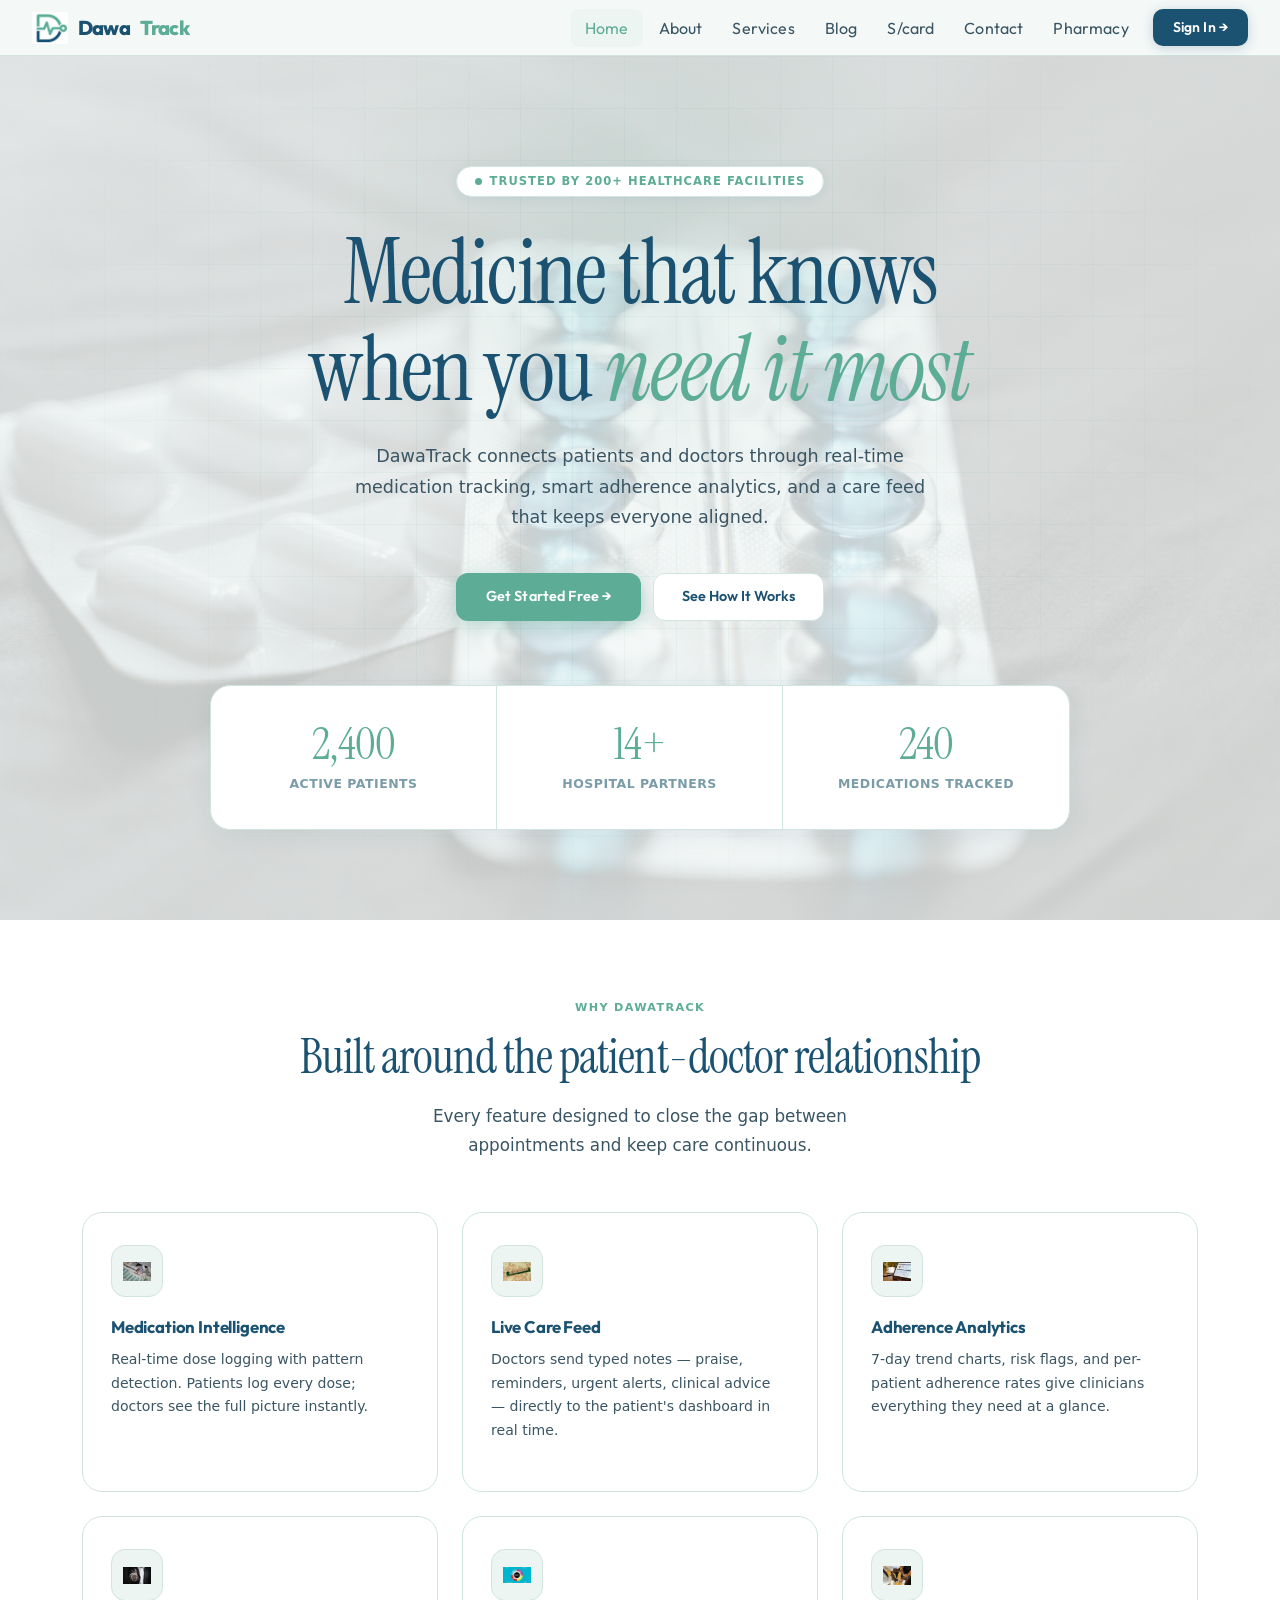
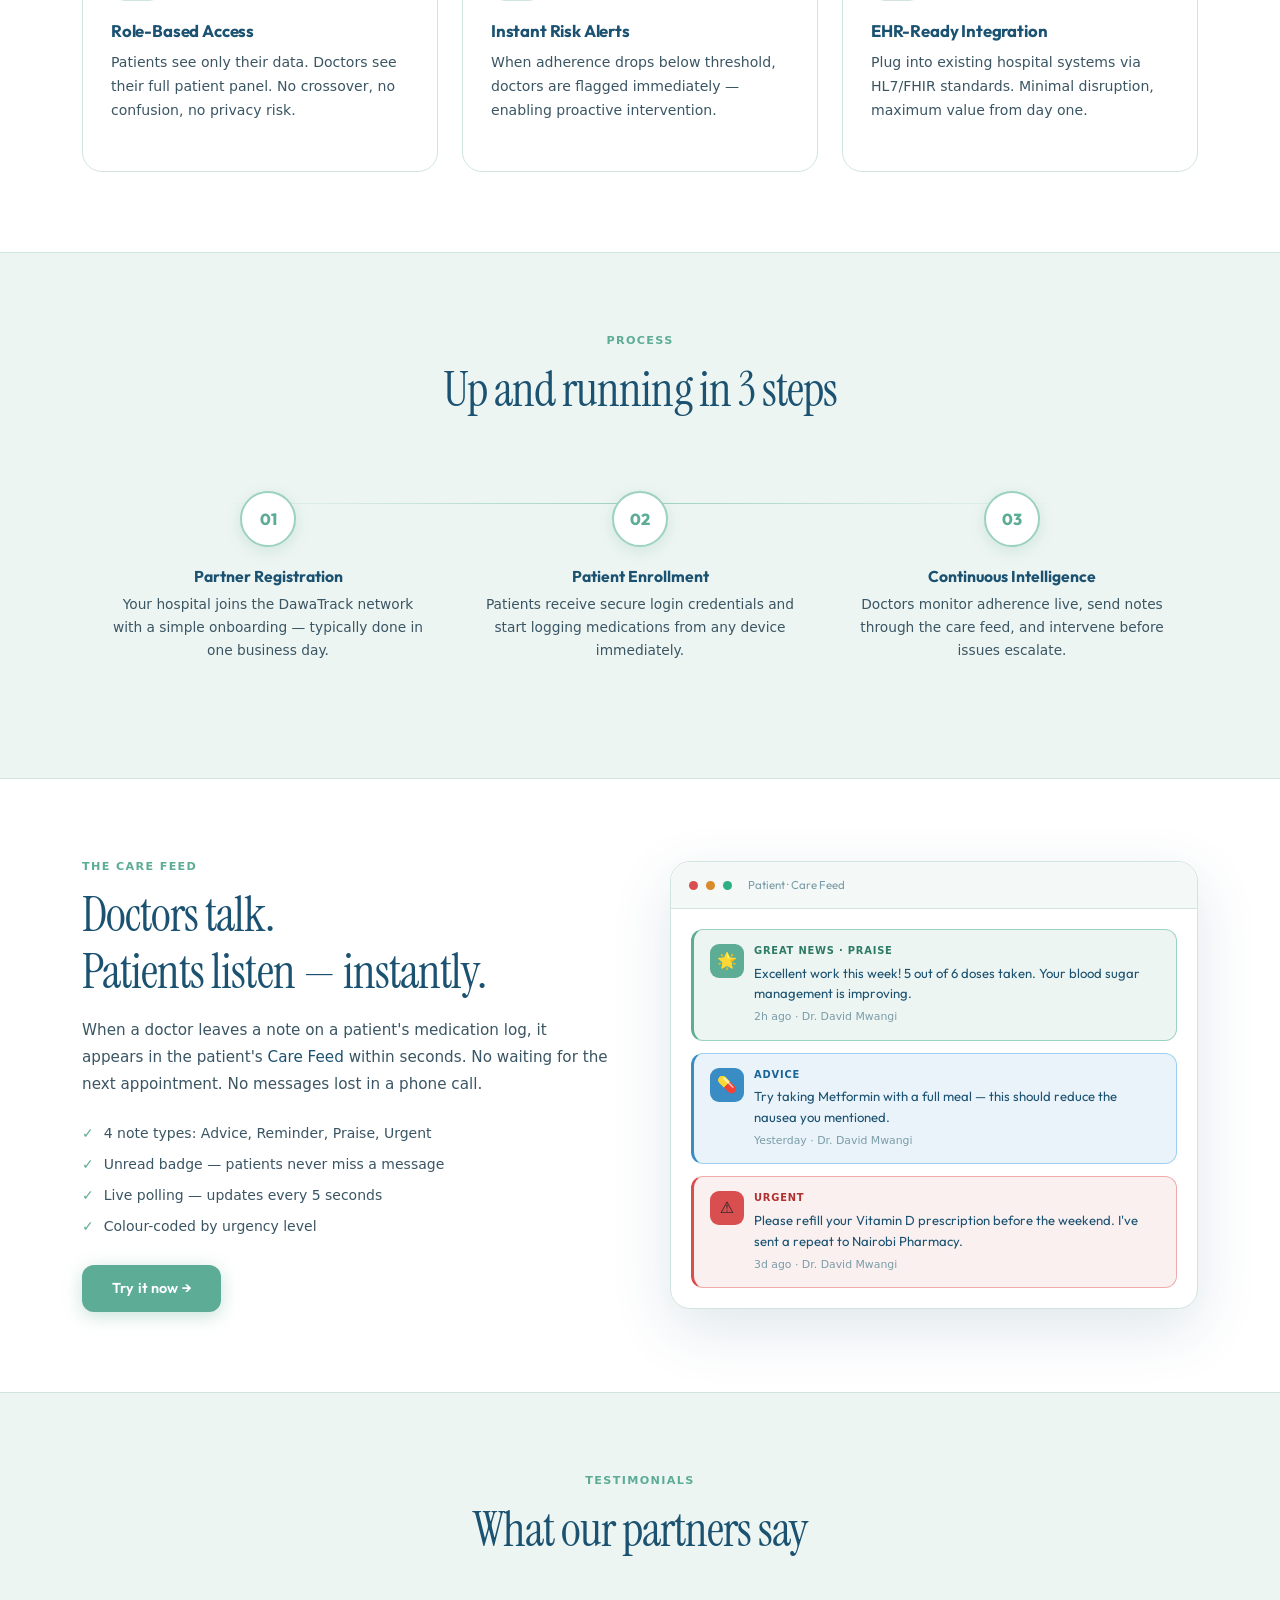
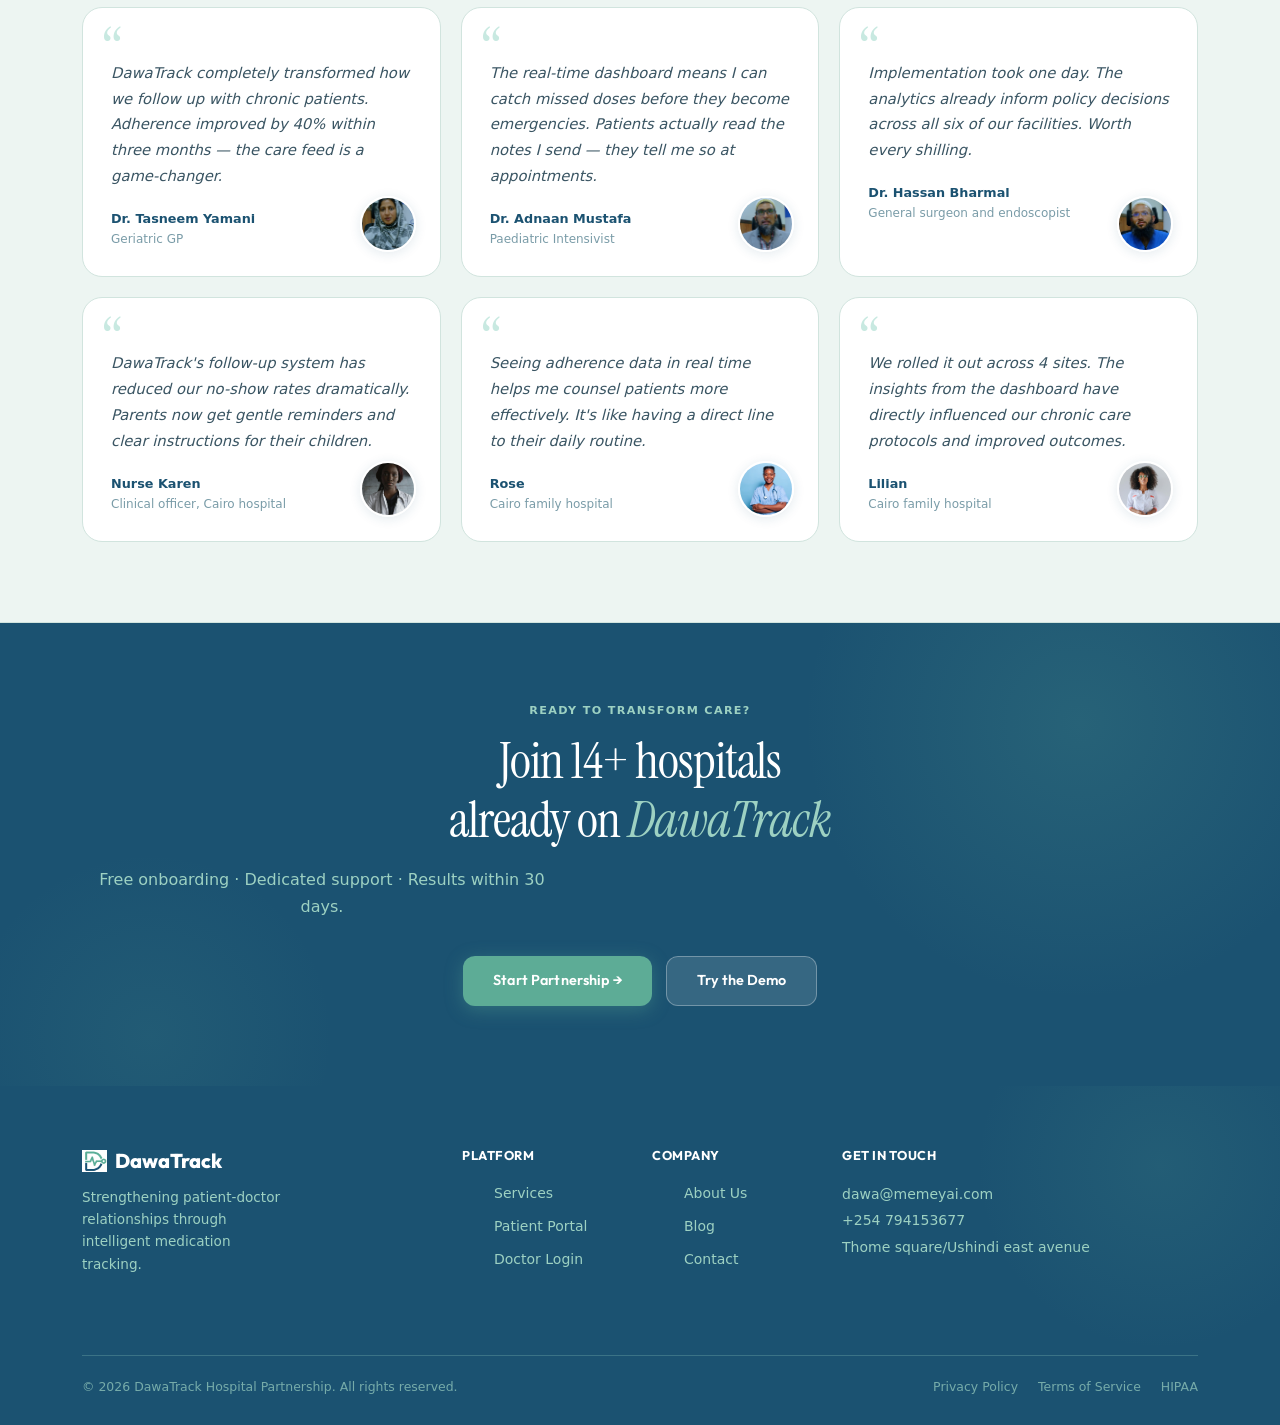
<file: index.html>
<!doctype html>
<html lang="en">
  <head>
    <meta charset="UTF-8" />
    <meta name="viewport" content="width=device-width, initial-scale=1.0" />
    <meta
      name="description"
      content="DawaTrack — Smart medication tracking and hospital partnership platform."
    />
    <title>DawaTrack — Smart Medication Intelligence</title>
    <link rel="stylesheet" href="style.css" />
    <link rel="stylesheet" href="feat-icon.css" />
    <link
      href="https://cdn.jsdelivr.net/npm/bootstrap@5.3.0/dist/css/bootstrap.min.css"
      rel="stylesheet"
    />
  </head>
  <body>
    <!-- NAVBAR -->
    <nav class="navbar navbar-expand-lg">
      <div class="container-fluid">
        <a class="navbar-brand" href="index.html">
          <img src="logo.png" alt="DawaTrack logo" />
          Dawa<span class="brand-dot">Track</span>
        </a>
        <button
          class="navbar-toggler"
          type="button"
          data-bs-toggle="collapse"
          data-bs-target="#nav"
        >
          <span class="navbar-toggler-icon"></span>
        </button>
        <div class="collapse navbar-collapse" id="nav">
          <ul class="navbar-nav ms-auto align-items-center" style="gap: 2px">
            <li class="nav-item">
              <a class="nav-link active-link" href="index.html">Home</a>
            </li>
            <li class="nav-item">
              <a class="nav-link" href="about.html">About</a>
            </li>
            <li class="nav-item">
              <a class="nav-link" href="services.html">Services</a>
            </li>
            <li class="nav-item">
              <a class="nav-link" href="blog.html">Blog</a>
            </li>
            <li class="nav-item">
              <a class="nav-link" href="card.html">S/card</a>
            </li>
            <li class="nav-item">
              <a class="nav-link" href="contact.html">Contact</a>
            </li>
            <li class="nav-item">
              <a class="nav-link" href="pharmacy-dashboard.html">Pharmacy</a>
            </li>
            <li class="nav-item ms-2">
              <a class="btn-nav-portal nav-link" href="portal.html"
                >Sign In →</a
              >
            </li>
          </ul>
        </div>
      </div>
    </nav>

    <!-- HERO -->
    <header class="hero" style="padding: 110px 24px 90px; position: relative">
      <div class="hero-bg" aria-hidden="true"></div>
      <div class="hero-eyebrow">Trusted by 200+ healthcare facilities</div>
      <h1>Medicine that knows<br />when you <em>need it most</em></h1>
      <p>
        DawaTrack connects patients and doctors through real-time medication
        tracking, smart adherence analytics, and a care feed that keeps everyone
        aligned.
      </p>
      <div class="hero-actions">
        <a href="portal.html" class="btn-primary">Get Started Free →</a>
        <a href="services.html" class="btn-ghost">See How It Works</a>
      </div>

      <!-- Stats strip -->
      <div
        style="
          margin-top: 64px;
          max-width: 860px;
          margin-left: auto;
          margin-right: auto;
        "
      >
        <div class="stats-strip">
          <div class="stat-cell">
            <div class="stat-num"><span id="s1">0</span></div>
            <div class="stat-lbl">Active Patients</div>
          </div>
          <div class="stat-cell">
            <div class="stat-num"><span id="s3">0</span></div>
            <div class="stat-lbl">Hospital Partners</div>
          </div>
          <div class="stat-cell">
            <div class="stat-num"><span id="s4">0</span></div>
            <div class="stat-lbl">Medications Tracked</div>
          </div>
        </div>
      </div>
      <!-- Hero background image style -->
      <style>
        .hero .hero-bg {
          position: absolute;
          inset: 0;
          background-image: url(dawa.jpg);
          background-size: cover;
          background-position: center top;
          background-repeat: no-repeat;
          opacity: 0.18;
          pointer-events: none;
          z-index: 0;
        }
        .hero .hero-eyebrow,
        .hero h1,
        .hero p,
        .hero .hero-actions {
          position: relative;
          z-index: 1;
        }
      </style>
    </header>

    <!-- FEATURES -->
    <section class="section">
      <div class="container">
        <div style="text-align: center; margin-bottom: 52px">
          <span class="section-label">Why DawaTrack</span>
          <h2 class="section-title">
            Built around the patient-doctor relationship
          </h2>
          <p class="section-subtitle" style="margin: 0 auto">
            Every feature designed to close the gap between appointments and
            keep care continuous.
          </p>
        </div>
        <div class="grid">
          <div class="feat-card fade-in stagger-1">
            <div class="feat-icon">
              <img
                src="medication.jpg"
                alt="Medication"
                class="feat-icon-img"
              />
            </div>
            <h3>Medication Intelligence</h3>
            <p>
              Real-time dose logging with pattern detection. Patients log every
              dose; doctors see the full picture instantly.
            </p>
          </div>
          <div class="feat-card fade-in stagger-2">
            <div class="feat-icon">
              <img src="feed.jpg" alt="Live Care Feed" class="feat-icon-img" />
            </div>
            <h3>Live Care Feed</h3>
            <p>
              Doctors send typed notes — praise, reminders, urgent alerts,
              clinical advice — directly to the patient's dashboard in real
              time.
            </p>
          </div>
          <div class="feat-card fade-in stagger-3">
            <div class="feat-icon">
              <img
                src="analytics.jpg"
                alt="Adherence Analytics"
                class="feat-icon-img"
              />
            </div>
            <h3>Adherence Analytics</h3>
            <p>
              7-day trend charts, risk flags, and per-patient adherence rates
              give clinicians everything they need at a glance.
            </p>
          </div>
          <div class="feat-card fade-in stagger-1">
            <div class="feat-icon">
              <img
                src="access.jpg"
                alt="Role-Based Access"
                class="feat-icon-img"
              />
            </div>
            <h3>Role-Based Access</h3>
            <p>
              Patients see only their data. Doctors see their full patient
              panel. No crossover, no confusion, no privacy risk.
            </p>
          </div>
          <div class="feat-card fade-in stagger-2">
            <div class="feat-icon">
              <img
                src="alerts.jpg"
                alt="Instant Risk Alerts"
                class="feat-icon-img"
              />
            </div>
            <h3>Instant Risk Alerts</h3>
            <p>
              When adherence drops below threshold, doctors are flagged
              immediately — enabling proactive intervention.
            </p>
          </div>
          <div class="feat-card fade-in stagger-3">
            <div class="feat-icon">
              <img
                src="integration.jpg"
                alt="EHR-Ready Integration"
                class="feat-icon-img"
              />
            </div>
            <h3>EHR-Ready Integration</h3>
            <p>
              Plug into existing hospital systems via HL7/FHIR standards.
              Minimal disruption, maximum value from day one.
            </p>
          </div>
        </div>
      </div>
    </section>

    <!-- HOW IT WORKS -->
    <section class="section section-alt">
      <div class="container">
        <div style="text-align: center; margin-bottom: 52px">
          <span class="section-label">Process</span>
          <h2 class="section-title">Up and running in 3 steps</h2>
        </div>
        <div class="steps-row">
          <div class="step-item">
            <div class="step-num">01</div>
            <h3>Partner Registration</h3>
            <p>
              Your hospital joins the DawaTrack network with a simple onboarding
              — typically done in one business day.
            </p>
          </div>
          <div class="step-item">
            <div class="step-num">02</div>
            <h3>Patient Enrollment</h3>
            <p>
              Patients receive secure login credentials and start logging
              medications from any device immediately.
            </p>
          </div>
          <div class="step-item">
            <div class="step-num">03</div>
            <h3>Continuous Intelligence</h3>
            <p>
              Doctors monitor adherence live, send notes through the care feed,
              and intervene before issues escalate.
            </p>
          </div>
        </div>
      </div>
    </section>

    <!-- DASHBOARD PREVIEW -->
    <section class="section">
      <div class="container">
        <div
          style="
            display: grid;
            grid-template-columns: 1fr 1fr;
            gap: 60px;
            align-items: center;
          "
          class="split-grid"
        >
          <div>
            <span class="section-label">The Care Feed</span>
            <h2 class="section-title">
              Doctors talk.<br />Patients listen — instantly.
            </h2>
            <p
              style="
                color: #3a5563;
                font-size: 0.95rem;
                line-height: 1.8;
                margin-bottom: 24px;
                font-weight: 300;
              "
            >
              When a doctor leaves a note on a patient's medication log, it
              appears in the patient's
              <strong style="color: #1b5271">Care Feed</strong> within seconds.
              No waiting for the next appointment. No messages lost in a phone
              call.
            </p>
            <div
              style="
                display: flex;
                flex-direction: column;
                gap: 10px;
                margin-bottom: 28px;
              "
            >
              <div
                style="
                  display: flex;
                  gap: 10px;
                  align-items: center;
                  font-size: 0.875rem;
                  color: #3a5563;
                "
              >
                <span style="color: #5dac96; font-weight: 700">✓</span> 4 note
                types: Advice, Reminder, Praise, Urgent
              </div>
              <div
                style="
                  display: flex;
                  gap: 10px;
                  align-items: center;
                  font-size: 0.875rem;
                  color: #3a5563;
                "
              >
                <span style="color: #5dac96; font-weight: 700">✓</span> Unread
                badge — patients never miss a message
              </div>
              <div
                style="
                  display: flex;
                  gap: 10px;
                  align-items: center;
                  font-size: 0.875rem;
                  color: #3a5563;
                "
              >
                <span style="color: #5dac96; font-weight: 700">✓</span> Live
                polling — updates every 5 seconds
              </div>
              <div
                style="
                  display: flex;
                  gap: 10px;
                  align-items: center;
                  font-size: 0.875rem;
                  color: #3a5563;
                "
              >
                <span style="color: #5dac96; font-weight: 700">✓</span>
                Colour-coded by urgency level
              </div>
            </div>
            <a href="portal.html" class="btn-primary">Try it now →</a>
          </div>

          <!-- Mini mockup -->
          <div
            style="
              background: #ffffff;
              border: 1px solid #d1e4de;
              border-radius: 20px;
              overflow: hidden;
              box-shadow: 0 20px 60px rgba(27, 82, 113, 0.14);
            "
          >
            <div
              style="
                background: #f4f8f7;
                border-bottom: 1px solid #d1e4de;
                padding: 14px 18px;
                display: flex;
                align-items: center;
                gap: 8px;
              "
            >
              <div
                style="
                  width: 9px;
                  height: 9px;
                  border-radius: 50%;
                  background: #d94f4f;
                "
              ></div>
              <div
                style="
                  width: 9px;
                  height: 9px;
                  border-radius: 50%;
                  background: #d98a2a;
                "
              ></div>
              <div
                style="
                  width: 9px;
                  height: 9px;
                  border-radius: 50%;
                  background: #2daf83;
                "
              ></div>
              <span
                style="
                  font-size: 0.72rem;
                  color: #7a9ca8;
                  margin-left: 8px;
                  font-family: &quot;Outfit&quot;, sans-serif;
                "
                >Patient · Care Feed</span
              >
            </div>
            <div
              style="
                padding: 20px;
                display: flex;
                flex-direction: column;
                gap: 12px;
              "
            >
              <div
                style="
                  background: #edf5f2;
                  border: 1px solid #9dd1c2;
                  border-left: 3px solid #5dac96;
                  border-radius: 12px;
                  padding: 14px 16px;
                "
              >
                <div style="display: flex; gap: 10px; align-items: flex-start">
                  <div
                    style="
                      width: 34px;
                      height: 34px;
                      border-radius: 9px;
                      background: #5dac96;
                      display: flex;
                      align-items: center;
                      justify-content: center;
                      font-size: 1rem;
                      flex-shrink: 0;
                    "
                  >
                    🌟
                  </div>
                  <div>
                    <div
                      style="
                        font-size: 0.62rem;
                        font-weight: 800;
                        letter-spacing: 0.08em;
                        text-transform: uppercase;
                        color: #2e7a65;
                        margin-bottom: 4px;
                      "
                    >
                      Great News · Praise
                    </div>
                    <p
                      style="
                        font-size: 0.82rem;
                        color: #1b5271;
                        margin: 0;
                        line-height: 1.55;
                        font-family: &quot;Outfit&quot;, sans-serif;
                      "
                    >
                      Excellent work this week! 5 out of 6 doses taken. Your
                      blood sugar management is improving.
                    </p>
                    <div
                      style="
                        font-size: 0.68rem;
                        color: #7a9ca8;
                        margin-top: 6px;
                      "
                    >
                      2h ago · Dr. David Mwangi
                    </div>
                  </div>
                </div>
              </div>
              <div
                style="
                  background: #eaf3fa;
                  border: 1px solid #9dd0f0;
                  border-left: 3px solid #3a8dc4;
                  border-radius: 12px;
                  padding: 14px 16px;
                "
              >
                <div style="display: flex; gap: 10px; align-items: flex-start">
                  <div
                    style="
                      width: 34px;
                      height: 34px;
                      border-radius: 9px;
                      background: #3a8dc4;
                      display: flex;
                      align-items: center;
                      justify-content: center;
                      font-size: 1rem;
                      flex-shrink: 0;
                    "
                  >
                    💊
                  </div>
                  <div>
                    <div
                      style="
                        font-size: 0.62rem;
                        font-weight: 800;
                        letter-spacing: 0.08em;
                        text-transform: uppercase;
                        color: #1a6496;
                        margin-bottom: 4px;
                      "
                    >
                      Advice
                    </div>
                    <p
                      style="
                        font-size: 0.82rem;
                        color: #1b5271;
                        margin: 0;
                        line-height: 1.55;
                        font-family: &quot;Outfit&quot;, sans-serif;
                      "
                    >
                      Try taking Metformin with a full meal — this should reduce
                      the nausea you mentioned.
                    </p>
                    <div
                      style="
                        font-size: 0.68rem;
                        color: #7a9ca8;
                        margin-top: 6px;
                      "
                    >
                      Yesterday · Dr. David Mwangi
                    </div>
                  </div>
                </div>
              </div>
              <div
                style="
                  background: #faf0f0;
                  border: 1px solid #f0aaaa;
                  border-left: 3px solid #d94f4f;
                  border-radius: 12px;
                  padding: 14px 16px;
                "
              >
                <div style="display: flex; gap: 10px; align-items: flex-start">
                  <div
                    style="
                      width: 34px;
                      height: 34px;
                      border-radius: 9px;
                      background: #d94f4f;
                      display: flex;
                      align-items: center;
                      justify-content: center;
                      font-size: 1rem;
                      flex-shrink: 0;
                    "
                  >
                    ⚠️
                  </div>
                  <div>
                    <div
                      style="
                        font-size: 0.62rem;
                        font-weight: 800;
                        letter-spacing: 0.08em;
                        text-transform: uppercase;
                        color: #b03030;
                        margin-bottom: 4px;
                      "
                    >
                      Urgent
                    </div>
                    <p
                      style="
                        font-size: 0.82rem;
                        color: #1b5271;
                        margin: 0;
                        line-height: 1.55;
                        font-family: &quot;Outfit&quot;, sans-serif;
                      "
                    >
                      Please refill your Vitamin D prescription before the
                      weekend. I've sent a repeat to Nairobi Pharmacy.
                    </p>
                    <div
                      style="
                        font-size: 0.68rem;
                        color: #7a9ca8;
                        margin-top: 6px;
                      "
                    >
                      3d ago · Dr. David Mwangi
                    </div>
                  </div>
                </div>
              </div>
            </div>
          </div>
        </div>
      </div>
    </section>

    <style>
      .split-grid {
        grid-template-columns: 1fr 1fr;
      }
      @media (max-width: 768px) {
        .split-grid {
          grid-template-columns: 1fr !important;
        }
      }
    </style>

    <!-- TESTIMONIALS -->
    <section class="section section-alt">
      <div class="container">
        <div style="text-align: center; margin-bottom: 48px">
          <span class="section-label">Testimonials</span>
          <h2 class="section-title">What our partners say</h2>
        </div>
        <!-- 3×2 grid of testimonials with small circular avatars (bottom-right) -->
        <!-- Replace the src paths below with your own JPG images (recommended size ~200x200px) -->
        <div class="grid-3">
          <div class="testimonial-card">
            <p class="testimonial-text">
              DawaTrack completely transformed how we follow up with chronic
              patients. Adherence improved by 40% within three months — the care
              feed is a game-changer.
            </p>
            <div class="testimonial-author">Dr. Tasneem Yamani</div>
            <div class="testimonial-role">Geriatric GP</div>
            <img class="testimonial-avatar" src="Yamani.png" alt="" />
          </div>
          <div class="testimonial-card">
            <p class="testimonial-text">
              The real-time dashboard means I can catch missed doses before they
              become emergencies. Patients actually read the notes I send — they
              tell me so at appointments.
            </p>
            <div class="testimonial-author">Dr. Adnaan Mustafa</div>
            <div class="testimonial-role">Paediatric Intensivist</div>
            <img class="testimonial-avatar" src="Adnaan.png" alt="" />
          </div>
          <div class="testimonial-card">
            <p class="testimonial-text">
              Implementation took one day. The analytics already inform policy
              decisions across all six of our facilities. Worth every shilling.
            </p>
            <div class="testimonial-author">Dr. Hassan Bharmal</div>
            <div class="testimonial-role">General surgeon and endoscopist</div>
            <img class="testimonial-avatar" src="Hassan.png" alt="" />
          </div>

          <!-- Row 2 -->
          <div class="testimonial-card">
            <p class="testimonial-text">
              DawaTrack's follow-up system has reduced our no-show rates
              dramatically. Parents now get gentle reminders and clear
              instructions for their children.
            </p>
            <div class="testimonial-author">Nurse Karen</div>
            <div class="testimonial-role">Clinical officer, Cairo hospital</div>
            <img class="testimonial-avatar" src="faith.jpg" alt="" />
          </div>
          <div class="testimonial-card">
            <p class="testimonial-text">
              Seeing adherence data in real time helps me counsel patients more
              effectively. It's like having a direct line to their daily
              routine.
            </p>
            <div class="testimonial-author">Rose</div>
            <div class="testimonial-role">Cairo family hospital</div>
            <img class="testimonial-avatar" src="rose.jpg" alt="" />
          </div>
          <div class="testimonial-card">
            <p class="testimonial-text">
              We rolled it out across 4 sites. The insights from the dashboard
              have directly influenced our chronic care protocols and improved
              outcomes.
            </p>
            <div class="testimonial-author">Lilian</div>
            <div class="testimonial-role">Cairo family hospital</div>
            <img class="testimonial-avatar" src="mercy.jpg" alt="" />
          </div>
        </div>
      </div>
    </section>

    <!-- CTA -->
    <section class="cta-band">
      <div
        class="container"
        style="text-align: center; position: relative; z-index: 1"
      >
        <span class="section-label" style="color: #9dd1c2"
          >Ready to transform care?</span
        >
        <h2>Join 14+ hospitals<br />already on <em>DawaTrack</em></h2>
        <p>Free onboarding · Dedicated support · Results within 30 days.</p>
        <div
          style="
            display: flex;
            gap: 14px;
            justify-content: center;
            flex-wrap: wrap;
          "
        >
          <a href="contact.html" class="btn-primary">Start Partnership →</a>
          <a
            href="portal.html"
            style="
              background: rgba(255, 255, 255, 0.12);
              color: #ffffff;
              border: 1.5px solid rgba(255, 255, 255, 0.3);
              padding: 13px 30px;
              border-radius: 12px;
              font-family: &quot;Outfit&quot;, sans-serif;
              font-weight: 600;
              font-size: 0.9rem;
              text-decoration: none;
              transition: all 0.2s ease;
              display: inline-flex;
              align-items: center;
              gap: 8px;
            "
            onmouseenter="this.style.background = 'rgba(255,255,255,0.2)'"
            onmouseleave="this.style.background = 'rgba(255,255,255,0.12)'"
            >Try the Demo</a
          >
        </div>
      </div>
    </section>

    <!-- FOOTER -->
    <footer class="main-footer">
      <div class="container">
        <div class="row">
          <div class="col-md-4 mb-4">
            <div class="footer-brand">
              <img src="logo.png" alt="" />DawaTrack
            </div>
            <p class="footer-tagline">
              Strengthening patient-doctor relationships through intelligent
              medication tracking.
            </p>
          </div>
          <div class="col-md-2 mb-4">
            <div class="footer-heading">Platform</div>
            <ul class="footer-links">
              <li><a href="services.html">Services</a></li>
              <li><a href="portal.html">Patient Portal</a></li>
              <li><a href="portal.html">Doctor Login</a></li>
            </ul>
          </div>
          <div class="col-md-2 mb-4">
            <div class="footer-heading">Company</div>
            <ul class="footer-links">
              <li><a href="about.html">About Us</a></li>
              <li><a href="blog.html">Blog</a></li>
              <li><a href="contact.html">Contact</a></li>
            </ul>
          </div>
          <div class="col-md-4 mb-4">
            <div class="footer-heading">Get in Touch</div>
            <p
              style="
                color: #9dd1c2;
                font-size: 0.875rem;
                line-height: 1.9;
                font-weight: 300;
              "
            >
              dawa@memeyai.com<br />+254 794153677<br />Thome square/Ushindi
              east avenue
            </p>
          </div>
        </div>
        <div class="footer-bottom">
          <span class="footer-copy"
            >© 2026 DawaTrack Hospital Partnership. All rights reserved.</span
          >
          <div class="footer-legal">
            <a href="#">Privacy Policy</a><a href="#">Terms of Service</a
            ><a href="#">HIPAA</a>
          </div>
        </div>
      </div>
    </footer>

    <script src="https://cdn.jsdelivr.net/npm/bootstrap@5.3.0/dist/js/bootstrap.bundle.min.js"></script>
    <script src="script.js?v=20260820"></script>
    <script>
      function animCount(id, target, suffix, dur) {
        const el = document.getElementById(id);
        if (!el) return;
        let cur = 0;
        const step = target / (dur / 16);
        const t = setInterval(() => {
          cur = Math.min(cur + step, target);
          el.textContent = Math.floor(cur).toLocaleString() + suffix;
          if (cur >= target) clearInterval(t);
        }, 16);
      }
      const obs = new IntersectionObserver((e) => {
        if (e[0].isIntersecting) {
          animCount("s1", 2400, "", 2000);
          animCount("s3", 14, "+", 1600);
          animCount("s4", 240, "", 2000);
          obs.disconnect();
        }
      });
      const firstStat = document.getElementById("s1");
      if (firstStat) obs.observe(firstStat);

      const reveals = document.querySelectorAll(".fade-in");
      const ro = new IntersectionObserver(
        (e) =>
          e.forEach((en) => {
            if (en.isIntersecting)
              en.target.style.animationPlayState = "running";
          }),
        { threshold: 0.1 },
      );
      reveals.forEach((el) => {
        el.style.animationPlayState = "paused";
        ro.observe(el);
      });
    </script>
  </body>
</html>
</file>
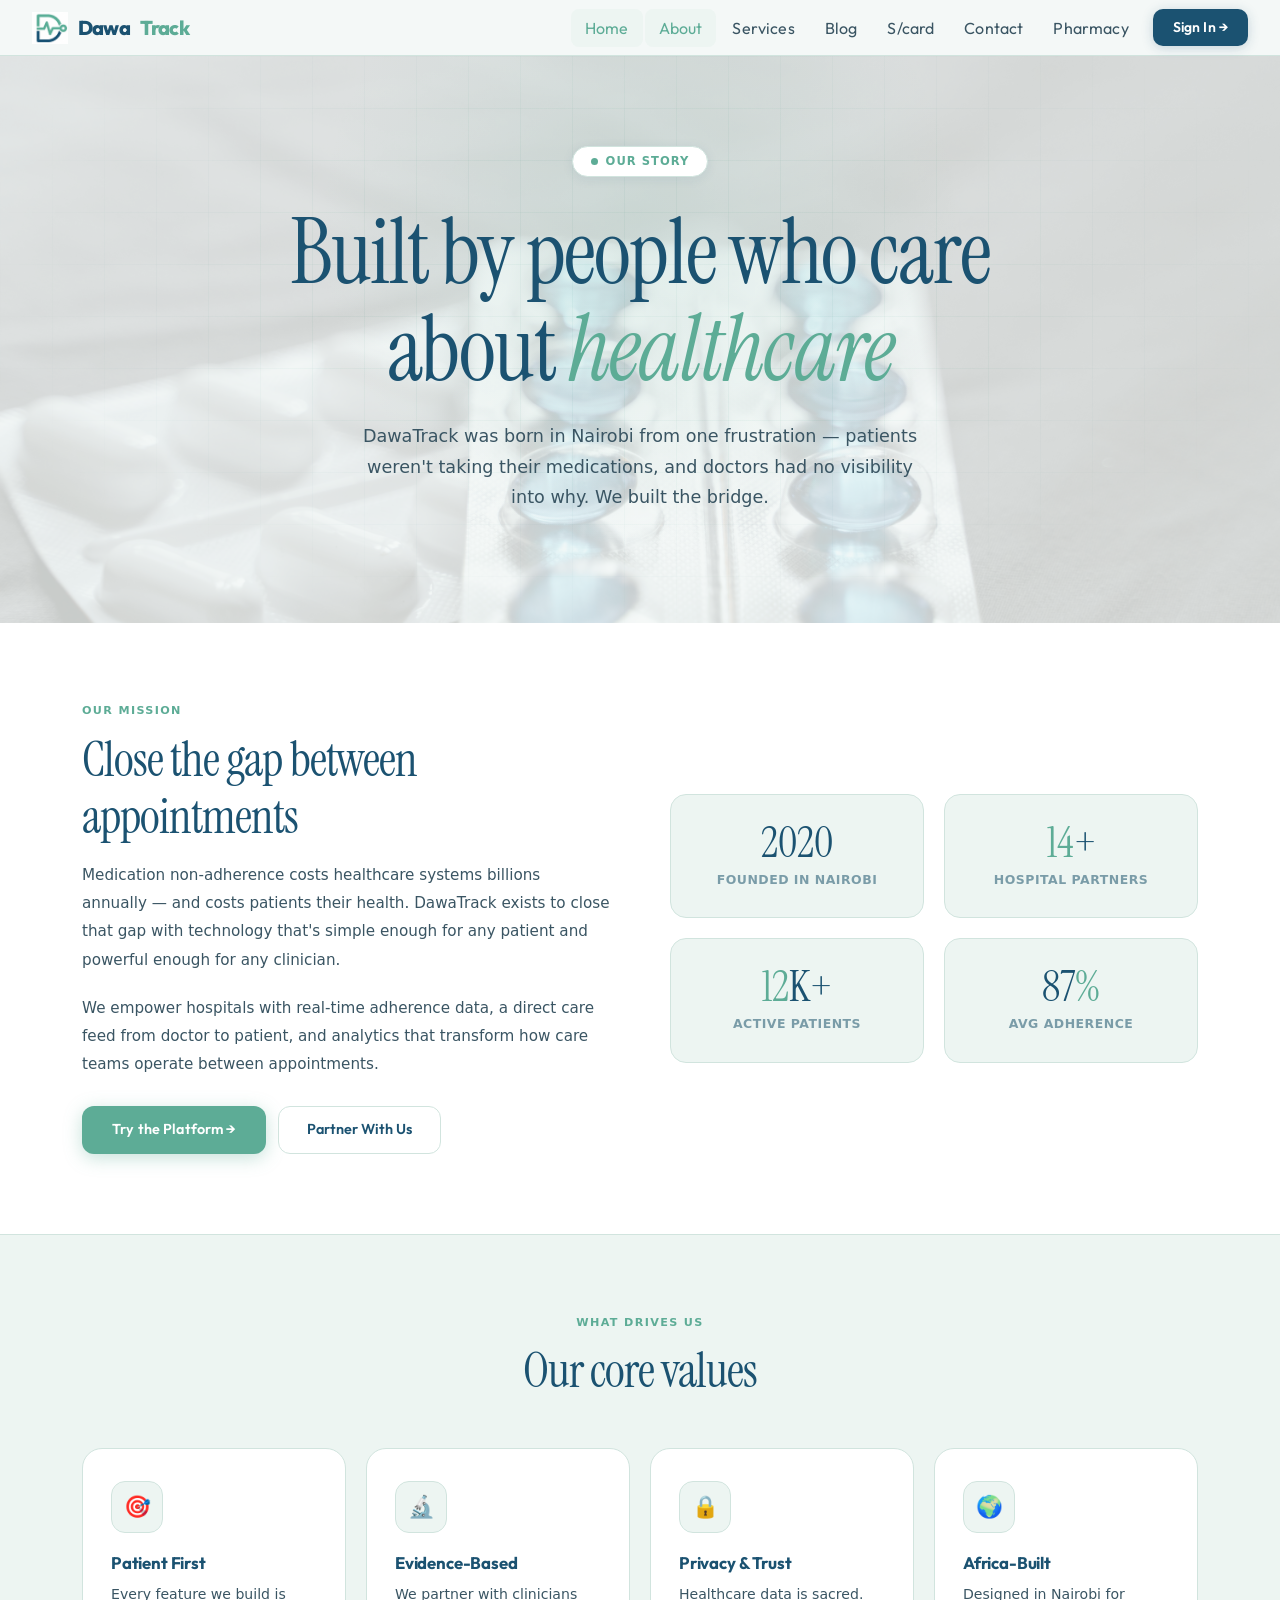
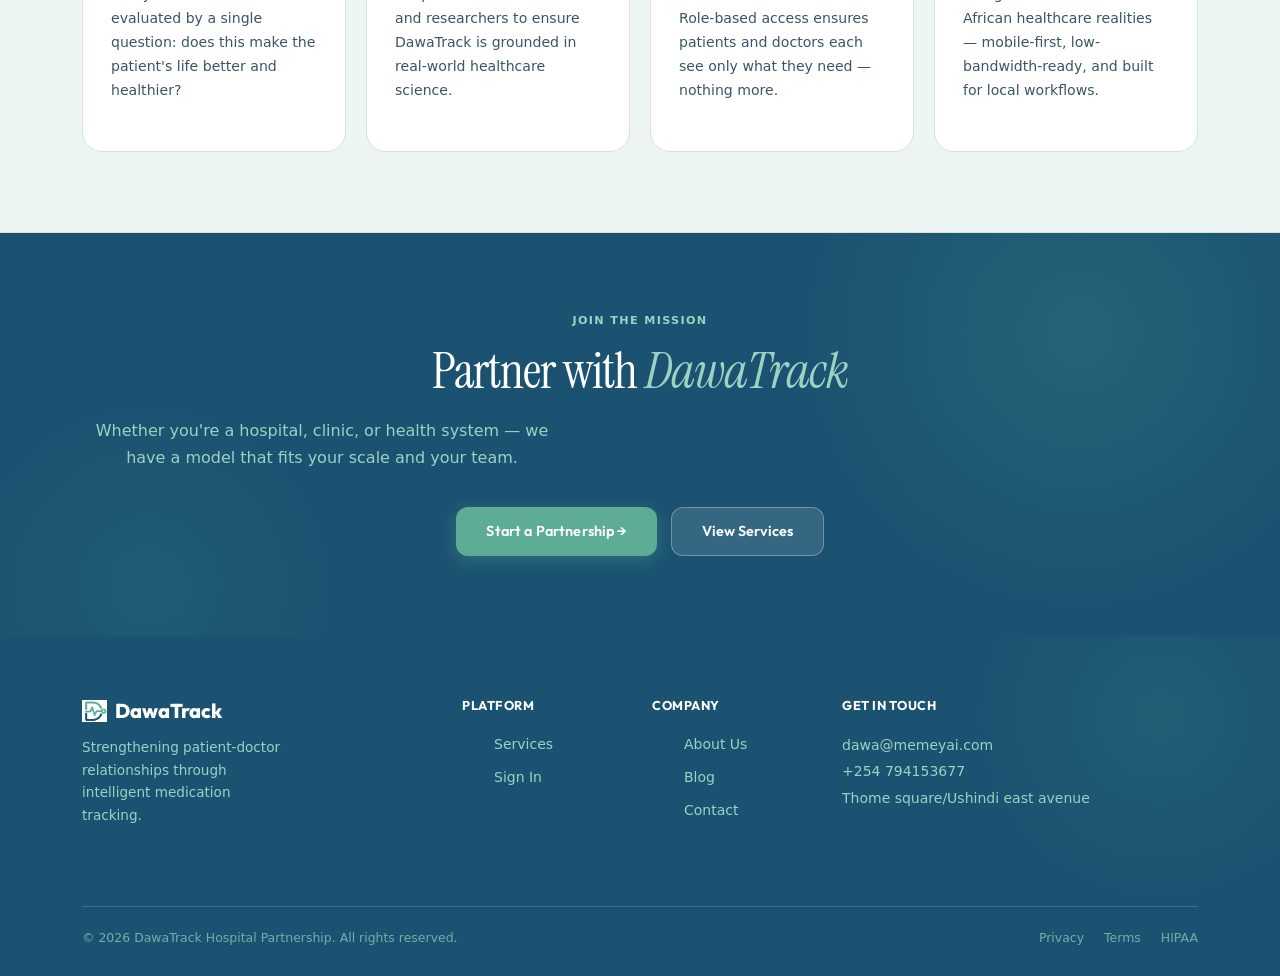
<file: about.html>
<!doctype html>
<html lang="en">
  <head>
    <meta charset="UTF-8" />
    <meta name="viewport" content="width=device-width, initial-scale=1.0" />
    <title>About Us — DawaTrack</title>
    <link rel="stylesheet" href="style.css" />
    <link
      href="https://cdn.jsdelivr.net/npm/bootstrap@5.3.0/dist/css/bootstrap.min.css"
      rel="stylesheet"
    />
    <style>
      .about-split {
        display: grid;
        grid-template-columns: 1fr 1fr;
        gap: 60px;
        align-items: center;
      }
      .team-grid {
        display: grid;
        grid-template-columns: repeat(auto-fit, minmax(220px, 1fr));
        gap: 20px;
      }
      .value-grid {
        display: grid;
        grid-template-columns: repeat(auto-fit, minmax(240px, 1fr));
        gap: 20px;
      }
      @media (max-width: 768px) {
        .about-split {
          grid-template-columns: 1fr;
          gap: 36px;
        }
      }
    </style>
  </head>
  <body>
    <nav class="navbar navbar-expand-lg">
      <div class="container-fluid">
        <a class="navbar-brand" href="index.html"
          ><img src="logo.png" alt="DawaTrack" /> Dawa<span class="brand-dot"
            >Track</span
          ></a
        >
        <button
          class="navbar-toggler"
          type="button"
          data-bs-toggle="collapse"
          data-bs-target="#nav"
        >
          <span class="navbar-toggler-icon"></span>
        </button>
        <div class="collapse navbar-collapse" id="nav">
          <ul class="navbar-nav ms-auto align-items-center" style="gap: 2px">
            <li class="nav-item">
              <a class="nav-link active-link" href="index.html">Home</a>
            </li>
            <li class="nav-item">
              <a class="nav-link" href="about.html">About</a>
            </li>
            <li class="nav-item">
              <a class="nav-link" href="services.html">Services</a>
            </li>
            <li class="nav-item">
              <a class="nav-link" href="blog.html">Blog</a>
            </li>
            <li class="nav-item">
              <a class="nav-link" href="card.html">S/card</a>
            </li>
            <li class="nav-item">
              <a class="nav-link" href="contact.html">Contact</a>
            </li>
            <li class="nav-item">
              <a class="nav-link" href="pharmacy-dashboard.html">Pharmacy</a>
            </li>
            <li class="nav-item ms-2">
              <a class="btn-nav-portal nav-link" href="portal.html"
                >Sign In →</a
              >
            </li>
          </ul>
        </div>
      </div>
    </nav>

    <!-- HERO -->
    <header class="hero" style="padding: 90px 24px 70px; position: relative">
      <div class="hero-bg" aria-hidden="true"></div>
      <div class="hero-eyebrow">Our Story</div>
      <h1>Built by people who care<br />about <em>healthcare</em></h1>
      <p>
        DawaTrack was born in Nairobi from one frustration — patients weren't
        taking their medications, and doctors had no visibility into why. We
        built the bridge.
      </p>
      <!-- Hero background image style -->
      <style>
        .hero .hero-bg {
          position: absolute;
          inset: 0;
          background-image: url("dawa.jpg");
          background-size: cover;
          background-position: center top;
          background-repeat: no-repeat;
          opacity: 0.18;
          pointer-events: none;
          z-index: 0;
        }
        .hero .hero-eyebrow,
        .hero h1,
        .hero p,
        .hero .hero-actions {
          position: relative;
          z-index: 1;
        }
      </style>
    </header>

    <!-- MISSION -->
    <section class="section">
      <div class="container">
        <div class="about-split">
          <div>
            <span class="section-label">Our Mission</span>
            <h2 class="section-title">Close the gap between appointments</h2>
            <p
              style="
                color: #3a5563;
                font-size: 0.95rem;
                line-height: 1.85;
                margin-bottom: 20px;
                font-weight: 300;
              "
            >
              Medication non-adherence costs healthcare systems billions
              annually — and costs patients their health. DawaTrack exists to
              close that gap with technology that's simple enough for any
              patient and powerful enough for any clinician.
            </p>
            <p
              style="
                color: #3a5563;
                font-size: 0.95rem;
                line-height: 1.85;
                font-weight: 300;
              "
            >
              We empower hospitals with real-time adherence data, a direct care
              feed from doctor to patient, and analytics that transform how care
              teams operate between appointments.
            </p>
            <div
              style="
                margin-top: 28px;
                display: flex;
                gap: 12px;
                flex-wrap: wrap;
              "
            >
              <a href="portal.html" class="btn-primary">Try the Platform →</a>
              <a href="contact.html" class="btn-ghost">Partner With Us</a>
            </div>
          </div>
          <div class="value-grid" style="grid-template-columns: 1fr 1fr">
            <div
              style="
                background: #edf5f2;
                border: 1px solid #d1e4de;
                border-radius: 16px;
                padding: 28px 22px;
                text-align: center;
              "
            >
              <div
                style="
                  font-family: &quot;Instrument Serif&quot;, serif;
                  font-size: 2.6rem;
                  color: #1b5271;
                  line-height: 1;
                  margin-bottom: 6px;
                "
              >
                2020
              </div>
              <div
                style="
                  font-size: 0.78rem;
                  font-weight: 600;
                  color: #7a9ca8;
                  letter-spacing: 0.04em;
                  text-transform: uppercase;
                "
              >
                Founded in Nairobi
              </div>
            </div>
            <div
              style="
                background: #edf5f2;
                border: 1px solid #d1e4de;
                border-radius: 16px;
                padding: 28px 22px;
                text-align: center;
              "
            >
              <div
                style="
                  font-family: &quot;Instrument Serif&quot;, serif;
                  font-size: 2.6rem;
                  color: #5dac96;
                  line-height: 1;
                  margin-bottom: 6px;
                "
              >
                14<span style="color: #1b5271">+</span>
              </div>
              <div
                style="
                  font-size: 0.78rem;
                  font-weight: 600;
                  color: #7a9ca8;
                  letter-spacing: 0.04em;
                  text-transform: uppercase;
                "
              >
                Hospital Partners
              </div>
            </div>
            <div
              style="
                background: #edf5f2;
                border: 1px solid #d1e4de;
                border-radius: 16px;
                padding: 28px 22px;
                text-align: center;
              "
            >
              <div
                style="
                  font-family: &quot;Instrument Serif&quot;, serif;
                  font-size: 2.6rem;
                  color: #5dac96;
                  line-height: 1;
                  margin-bottom: 6px;
                "
              >
                12<span style="color: #1b5271">K+</span>
              </div>
              <div
                style="
                  font-size: 0.78rem;
                  font-weight: 600;
                  color: #7a9ca8;
                  letter-spacing: 0.04em;
                  text-transform: uppercase;
                "
              >
                Active Patients
              </div>
            </div>
            <div
              style="
                background: #edf5f2;
                border: 1px solid #d1e4de;
                border-radius: 16px;
                padding: 28px 22px;
                text-align: center;
              "
            >
              <div
                style="
                  font-family: &quot;Instrument Serif&quot;, serif;
                  font-size: 2.6rem;
                  color: #1b5271;
                  line-height: 1;
                  margin-bottom: 6px;
                "
              >
                87<span style="color: #5dac96">%</span>
              </div>
              <div
                style="
                  font-size: 0.78rem;
                  font-weight: 600;
                  color: #7a9ca8;
                  letter-spacing: 0.04em;
                  text-transform: uppercase;
                "
              >
                Avg Adherence
              </div>
            </div>
          </div>
        </div>
      </div>
    </section>

    <!-- VALUES -->
    <section class="section section-alt">
      <div class="container">
        <div style="text-align: center; margin-bottom: 48px">
          <span class="section-label">What Drives Us</span>
          <h2 class="section-title">Our core values</h2>
        </div>
        <div class="value-grid">
          <div class="feat-card">
            <div class="feat-icon">🎯</div>
            <h3>Patient First</h3>
            <p>
              Every feature we build is evaluated by a single question: does
              this make the patient's life better and healthier?
            </p>
          </div>
          <div class="feat-card">
            <div class="feat-icon">🔬</div>
            <h3>Evidence-Based</h3>
            <p>
              We partner with clinicians and researchers to ensure DawaTrack is
              grounded in real-world healthcare science.
            </p>
          </div>
          <div class="feat-card">
            <div class="feat-icon">🔒</div>
            <h3>Privacy & Trust</h3>
            <p>
              Healthcare data is sacred. Role-based access ensures patients and
              doctors each see only what they need — nothing more.
            </p>
          </div>
          <div class="feat-card">
            <div class="feat-icon">🌍</div>
            <h3>Africa-Built</h3>
            <p>
              Designed in Nairobi for African healthcare realities —
              mobile-first, low-bandwidth-ready, and built for local workflows.
            </p>
          </div>
        </div>
      </div>
    </section>

    <!-- CTA -->
    <section class="cta-band">
      <div
        class="container"
        style="text-align: center; position: relative; z-index: 1"
      >
        <span class="section-label" style="color: #9dd1c2"
          >Join the mission</span
        >
        <h2>Partner with <em>DawaTrack</em></h2>
        <p>
          Whether you're a hospital, clinic, or health system — we have a model
          that fits your scale and your team.
        </p>
        <div
          style="
            display: flex;
            gap: 14px;
            justify-content: center;
            flex-wrap: wrap;
          "
        >
          <a href="contact.html" class="btn-primary">Start a Partnership →</a>
          <a
            href="services.html"
            style="
              background: rgba(255, 255, 255, 0.12);
              color: #ffffff;
              border: 1.5px solid rgba(255, 255, 255, 0.3);
              padding: 13px 30px;
              border-radius: 12px;
              font-family: &quot;Outfit&quot;, sans-serif;
              font-weight: 600;
              font-size: 0.9rem;
              text-decoration: none;
              display: inline-flex;
              align-items: center;
              gap: 8px;
            "
            >View Services</a
          >
        </div>
      </div>
    </section>

    <footer class="main-footer">
      <div class="container">
        <div class="row">
          <div class="col-md-4 mb-4">
            <div class="footer-brand">
              <img src="logo.png" alt="" />DawaTrack
            </div>
            <p class="footer-tagline">
              Strengthening patient-doctor relationships through intelligent
              medication tracking.
            </p>
          </div>
          <div class="col-md-2 mb-4">
            <div class="footer-heading">Platform</div>
            <ul class="footer-links">
              <li><a href="services.html">Services</a></li>
              <li><a href="portal.html">Sign In</a></li>
            </ul>
          </div>
          <div class="col-md-2 mb-4">
            <div class="footer-heading">Company</div>
            <ul class="footer-links">
              <li><a href="about.html">About Us</a></li>
              <li><a href="blog.html">Blog</a></li>
              <li><a href="contact.html">Contact</a></li>
            </ul>
          </div>
          <div class="col-md-4 mb-4">
            <div class="footer-heading">Get in Touch</div>
            <p
              style="
                color: #9dd1c2;
                font-size: 0.875rem;
                line-height: 1.9;
                font-weight: 300;
              "
            >
              dawa@memeyai.com<br />+254 794153677<br />Thome square/Ushindi
              east avenue
            </p>
          </div>
        </div>
        <div class="footer-bottom">
          <span class="footer-copy"
            >© 2026 DawaTrack Hospital Partnership. All rights reserved.</span
          >
          <div class="footer-legal">
            <a href="#">Privacy</a><a href="#">Terms</a><a href="#">HIPAA</a>
          </div>
        </div>
      </div>
    </footer>

    <script src="https://cdn.jsdelivr.net/npm/bootstrap@5.3.0/dist/js/bootstrap.bundle.min.js"></script>
    <script src="script.js?v=20260820"></script>
  </body>
</html>
</file>
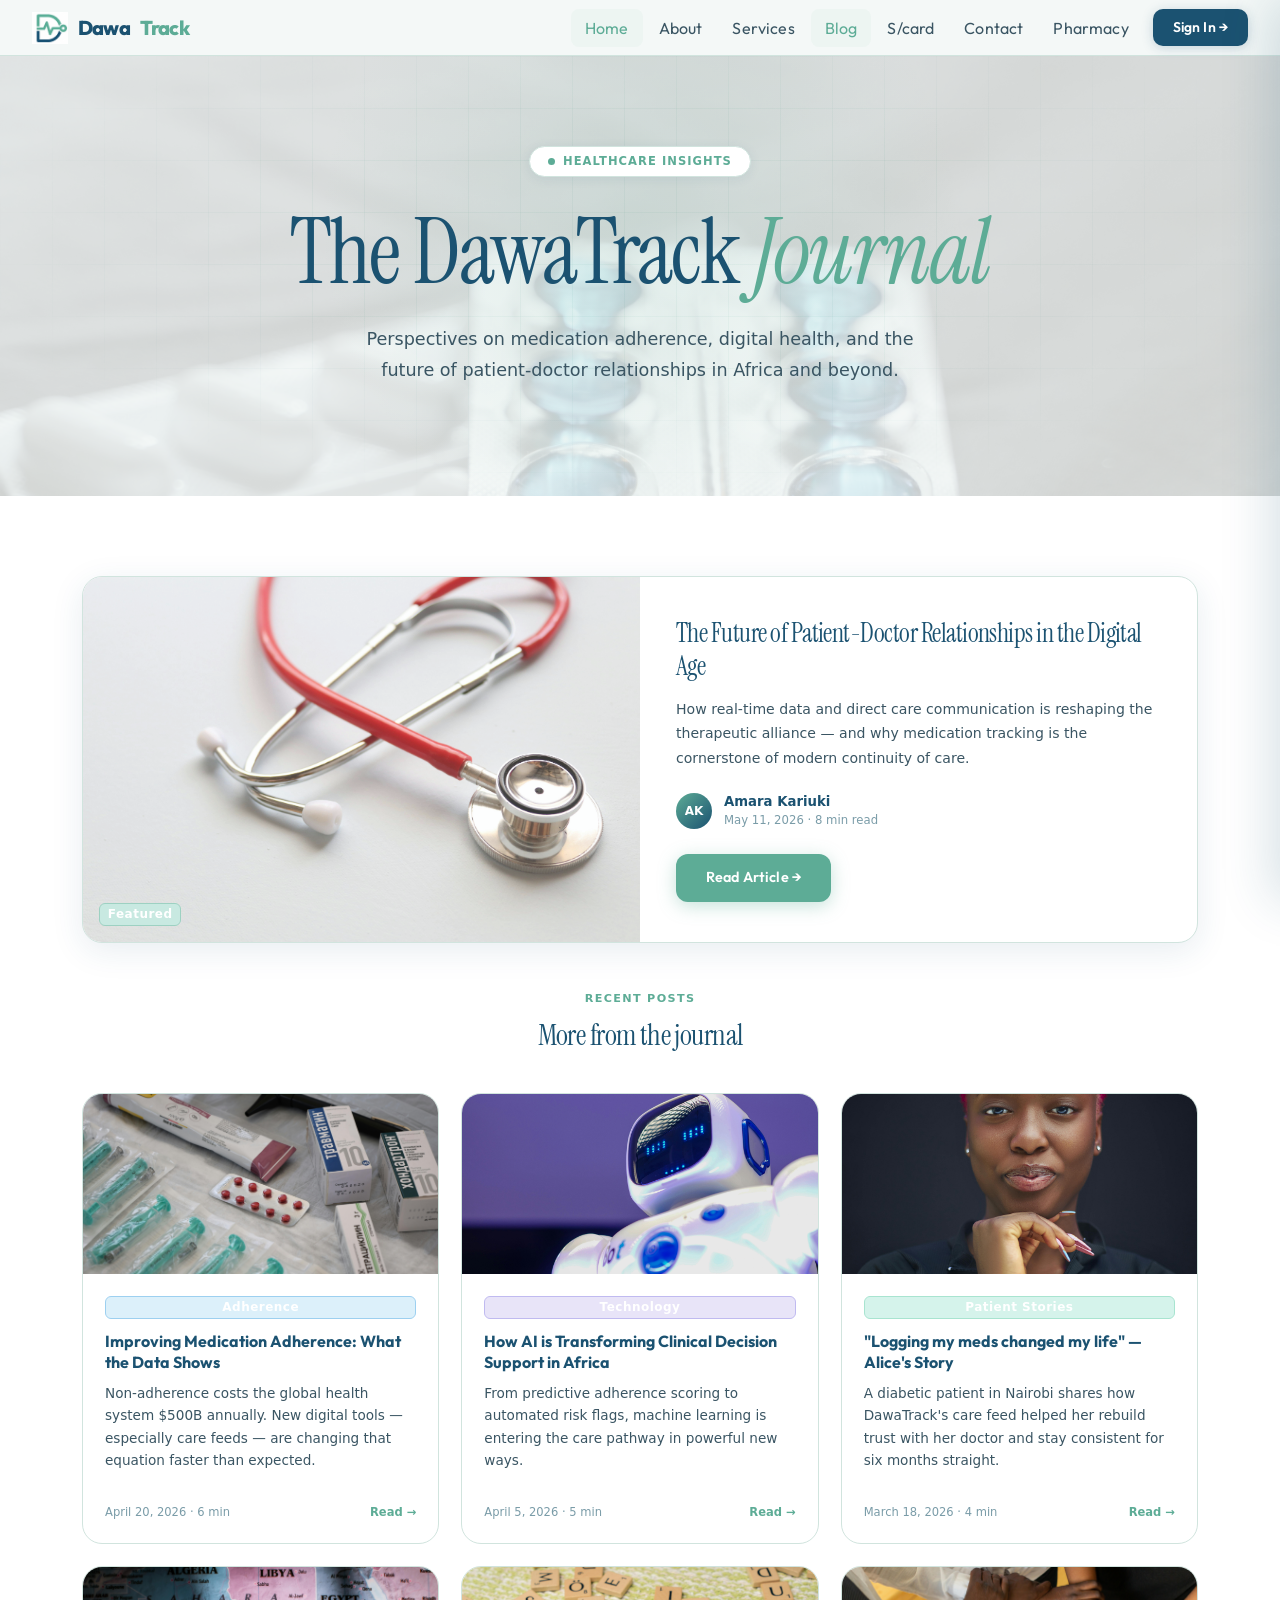
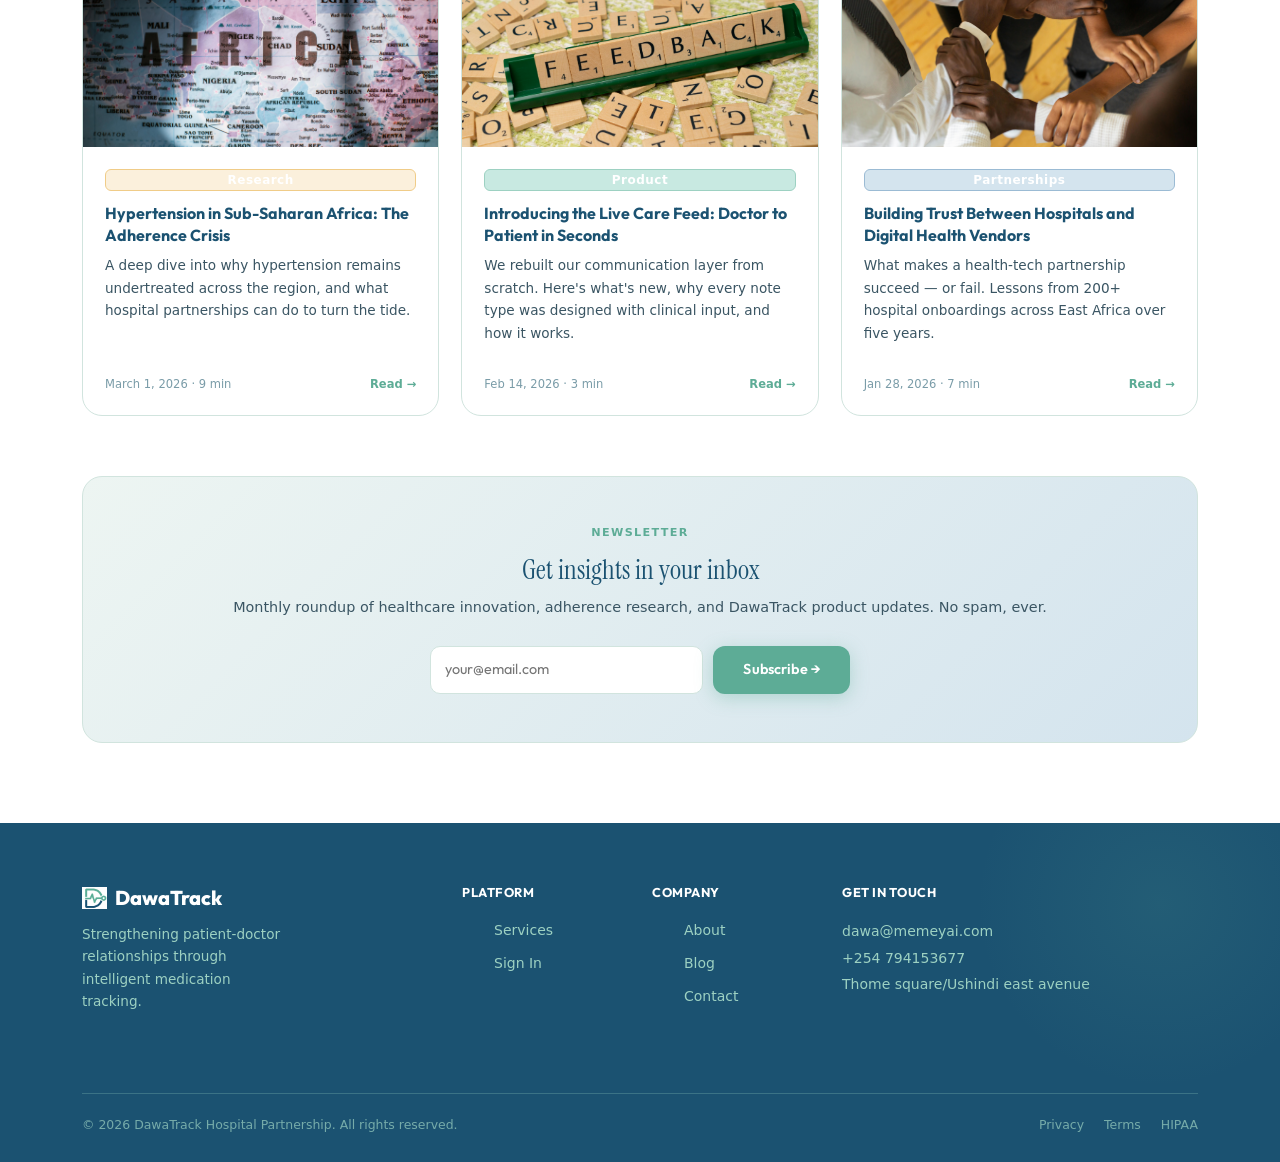
<file: blog.html>
<!doctype html>
<html lang="en">
  <head>
    <meta charset="UTF-8" />
    <meta name="viewport" content="width=device-width, initial-scale=1.0" />
    <title>Blog — DawaTrack</title>
    <link rel="stylesheet" href="style.css" />
    <link
      href="https://cdn.jsdelivr.net/npm/bootstrap@5.3.0/dist/css/bootstrap.min.css"
      rel="stylesheet"
    />
    <style>
      /* ── ARTICLE MODAL ─────────────────────────────────────── */
      .article-overlay {
        position: fixed;
        inset: 0;
        background: rgba(11, 28, 40, 0.55);
        backdrop-filter: blur(4px);
        z-index: 2000;
        opacity: 0;
        pointer-events: none;
        transition: opacity 0.32s ease;
      }
      .article-overlay.open {
        opacity: 1;
        pointer-events: all;
      }

      .article-drawer {
        position: fixed;
        top: 0;
        right: 0;
        bottom: 0;
        width: min(720px, 100vw);
        background: #ffffff;
        z-index: 2001;
        transform: translateX(100%);
        transition: transform 0.38s cubic-bezier(0.4, 0, 0.2, 1);
        display: flex;
        flex-direction: column;
        overflow: hidden;
        box-shadow: -8px 0 48px rgba(27, 82, 113, 0.18);
      }
      .article-drawer.open {
        transform: translateX(0);
      }

      /* reading progress bar */
      .read-progress {
        position: sticky;
        top: 0;
        height: 3px;
        background: #edf5f2;
        z-index: 10;
        flex-shrink: 0;
      }
      .read-progress-fill {
        height: 100%;
        background: linear-gradient(90deg, #5dac96, #9dd1c2);
        width: 0%;
        transition: width 0.1s linear;
      }

      /* drawer top bar */
      .drawer-topbar {
        display: flex;
        align-items: center;
        justify-content: space-between;
        padding: 16px 28px;
        border-bottom: 1px solid #d1e4de;
        background: #f4f8f7;
        flex-shrink: 0;
      }
      .drawer-topbar-meta {
        font-size: 0.75rem;
        color: #7a9ca8;
        font-family: "Outfit", sans-serif;
        font-weight: 500;
        display: flex;
        align-items: center;
        gap: 16px;
      }
      .drawer-close {
        width: 36px;
        height: 36px;
        border-radius: 50%;
        background: #ffffff;
        border: 1px solid #d1e4de;
        display: flex;
        align-items: center;
        justify-content: center;
        cursor: pointer;
        font-size: 1rem;
        color: #3a5563;
        transition: all 0.18s ease;
        flex-shrink: 0;
      }
      .drawer-close:hover {
        background: #fae8e8;
        border-color: #f0aaaa;
        color: #d94f4f;
      }

      /* article body scroll area */
      .drawer-body {
        flex: 1;
        overflow-y: auto;
        padding: 40px 48px 60px;
      }
      @media (max-width: 600px) {
        .drawer-body {
          padding: 28px 22px 48px;
        }
        .drawer-topbar {
          padding: 14px 18px;
        }
      }

      /* article typography */
      .article-category {
        font-size: 0.7rem;
        font-weight: 800;
        letter-spacing: 0.1em;
        text-transform: uppercase;
        margin-bottom: 14px;
        display: block;
      }
      .article-title {
        font-family: "Instrument Serif", serif;
        font-weight: 400;
        font-size: clamp(1.7rem, 4vw, 2.4rem);
        color: #1b5271;
        line-height: 1.2;
        letter-spacing: -0.02em;
        margin-bottom: 20px;
      }
      .article-author-row {
        display: flex;
        align-items: center;
        gap: 14px;
        padding: 16px 0;
        border-top: 1px solid #d1e4de;
        border-bottom: 1px solid #d1e4de;
        margin-bottom: 32px;
      }
      .article-author-avatar {
        width: 44px;
        height: 44px;
        border-radius: 50%;
        display: flex;
        align-items: center;
        justify-content: center;
        font-family: "Outfit", sans-serif;
        font-weight: 800;
        font-size: 0.85rem;
        color: #ffffff;
        flex-shrink: 0;
      }
      .article-author-name {
        font-size: 0.875rem;
        font-weight: 700;
        color: #1b5271;
      }
      .article-author-role {
        font-size: 0.75rem;
        color: #7a9ca8;
        margin-top: 2px;
      }
      .article-date-read {
        font-size: 0.75rem;
        color: #7a9ca8;
        margin-left: auto;
        text-align: right;
      }

      /* prose */
      .article-body h2 {
        font-family: "Instrument Serif", serif;
        font-size: 1.45rem;
        color: #1b5271;
        margin: 36px 0 14px;
        letter-spacing: -0.015em;
        line-height: 1.25;
      }
      .article-body h3 {
        font-family: "Outfit", sans-serif;
        font-size: 1.05rem;
        font-weight: 700;
        color: #1b5271;
        margin: 28px 0 10px;
      }
      .article-body p {
        font-size: 1rem;
        color: #3a5563;
        line-height: 1.85;
        margin-bottom: 20px;
        font-weight: 300;
      }
      .article-body strong {
        color: #1b5271;
        font-weight: 700;
      }
      .article-body em {
        color: #5dac96;
        font-style: italic;
      }

      .article-body blockquote {
        border-left: 3px solid #5dac96;
        background: #edf5f2;
        margin: 28px 0;
        padding: 20px 24px;
        border-radius: 0 12px 12px 0;
      }
      .article-body blockquote p {
        font-family: "Instrument Serif", serif;
        font-size: 1.15rem;
        color: #1b5271;
        font-style: italic;
        margin: 0;
        line-height: 1.65;
        font-weight: 400;
      }

      .article-body .stat-callout {
        background: #1b5271;
        border-radius: 14px;
        padding: 24px 28px;
        margin: 28px 0;
        display: flex;
        align-items: center;
        gap: 20px;
      }
      .article-body .stat-callout-num {
        font-family: "Instrument Serif", serif;
        font-size: 2.8rem;
        color: #9dd1c2;
        line-height: 1;
        flex-shrink: 0;
      }
      .article-body .stat-callout-text {
        font-size: 0.9rem;
        color: #9dd1c2;
        line-height: 1.65;
        font-weight: 300;
      }

      .article-body .key-point {
        display: flex;
        gap: 12px;
        align-items: flex-start;
        padding: 12px 0;
        border-bottom: 1px solid #d1e4de;
      }
      .article-body .key-point:last-child {
        border-bottom: none;
      }
      .article-body .key-point-icon {
        width: 30px;
        height: 30px;
        border-radius: 8px;
        background: #edf5f2;
        display: flex;
        align-items: center;
        justify-content: center;
        font-size: 0.9rem;
        flex-shrink: 0;
        margin-top: 2px;
      }
      .article-body .key-point p {
        margin: 0;
        font-size: 0.9rem;
      }

      /* tags + share */
      .article-footer {
        margin-top: 48px;
        padding-top: 28px;
        border-top: 1px solid #d1e4de;
      }
      .article-tags {
        display: flex;
        gap: 8px;
        flex-wrap: wrap;
        margin-bottom: 24px;
      }
      .article-tag {
        background: #edf5f2;
        border: 1px solid #d1e4de;
        border-radius: 100px;
        padding: 5px 14px;
        font-size: 0.75rem;
        font-weight: 600;
        color: #3a5563;
        cursor: pointer;
        transition: all 0.18s ease;
        font-family: "Outfit", sans-serif;
      }
      .article-tag:hover {
        background: #c8e9e1;
        border-color: #9dd1c2;
        color: #1b5271;
      }

      .share-row {
        display: flex;
        align-items: center;
        gap: 10px;
        flex-wrap: wrap;
      }
      .share-label {
        font-size: 0.78rem;
        font-weight: 700;
        color: #7a9ca8;
        letter-spacing: 0.04em;
        text-transform: uppercase;
      }
      .share-btn {
        padding: 7px 16px;
        border-radius: 8px;
        border: 1px solid #d1e4de;
        background: #ffffff;
        font-family: "Outfit", sans-serif;
        font-size: 0.8rem;
        font-weight: 600;
        color: #3a5563;
        cursor: pointer;
        transition: all 0.18s ease;
        display: flex;
        align-items: center;
        gap: 6px;
      }
      .share-btn:hover {
        background: #edf5f2;
        border-color: #9dd1c2;
        color: #1b5271;
      }

      /* related articles */
      .related-section {
        margin-top: 40px;
        padding-top: 32px;
        border-top: 1px solid #d1e4de;
      }
      .related-label {
        font-size: 0.7rem;
        font-weight: 800;
        letter-spacing: 0.1em;
        text-transform: uppercase;
        color: #5dac96;
        margin-bottom: 16px;
      }
      .related-grid {
        display: grid;
        grid-template-columns: 1fr 1fr;
        gap: 12px;
      }
      @media (max-width: 520px) {
        .related-grid {
          grid-template-columns: 1fr;
        }
      }
      .related-card {
        background: #f4f8f7;
        border: 1px solid #d1e4de;
        border-radius: 12px;
        padding: 16px;
        cursor: pointer;
        transition: all 0.2s ease;
      }
      .related-card:hover {
        background: #edf5f2;
        border-color: #9dd1c2;
        transform: translateY(-2px);
      }
      .related-card-emoji {
        font-size: 1.4rem;
        margin-bottom: 8px;
      }
      .related-card-title {
        font-size: 0.82rem;
        font-weight: 700;
        color: #1b5271;
        line-height: 1.35;
        margin-bottom: 5px;
      }
      .related-card-meta {
        font-size: 0.72rem;
        color: #7a9ca8;
      }

      /* blog card hover cursor */
      .blog-card {
        cursor: pointer;
      }

      /* Featured post read button */
      .featured-post {
        grid-template-columns: 1fr 1fr;
      }
      @media (max-width: 768px) {
        .featured-post {
          grid-template-columns: 1fr !important;
        }
      }
    </style>
  </head>
  <body>
    <nav class="navbar navbar-expand-lg">
      <div class="container-fluid">
        <a class="navbar-brand" href="index.html"
          ><img src="logo.png" alt="DawaTrack" /> Dawa<span class="brand-dot"
            >Track</span
          ></a
        >
        <button
          class="navbar-toggler"
          type="button"
          data-bs-toggle="collapse"
          data-bs-target="#nav"
        >
          <span class="navbar-toggler-icon"></span>
        </button>
        <div class="collapse navbar-collapse" id="nav">
          <ul class="navbar-nav ms-auto align-items-center" style="gap: 2px">
            <li class="nav-item">
              <a class="nav-link active-link" href="index.html">Home</a>
            </li>
            <li class="nav-item">
              <a class="nav-link" href="about.html">About</a>
            </li>
            <li class="nav-item">
              <a class="nav-link" href="services.html">Services</a>
            </li>
            <li class="nav-item">
              <a class="nav-link" href="blog.html">Blog</a>
            </li>
            <li class="nav-item">
              <a class="nav-link" href="card.html">S/card</a>
            </li>
            <li class="nav-item">
              <a class="nav-link" href="contact.html">Contact</a>
            </li>
            <li class="nav-item">
              <a class="nav-link" href="pharmacy-dashboard.html">Pharmacy</a>
            </li>
            <li class="nav-item ms-2">
              <a class="btn-nav-portal nav-link" href="portal.html"
                >Sign In →</a
              >
            </li>
          </ul>
        </div>
      </div>
    </nav>

    <!-- HERO -->
    <header class="hero" style="padding: 90px 24px 70px; position: relative">
      <div class="hero-bg" aria-hidden="true"></div>
      <div class="hero-eyebrow">Healthcare Insights</div>
      <h1>The DawaTrack <em>Journal</em></h1>
      <p>
        Perspectives on medication adherence, digital health, and the future of
        patient-doctor relationships in Africa and beyond.
      </p>

      <!-- Hero background image style -->
      <style>
        .hero .hero-bg {
          position: absolute;
          inset: 0;
          background-image: url("dawa.jpg");
          background-size: cover;
          background-position: center top;
          background-repeat: no-repeat;
          opacity: 0.18;
          pointer-events: none;
          z-index: 0;
        }
        .hero .hero-eyebrow,
        .hero h1,
        .hero p,
        .hero .hero-actions {
          position: relative;
          z-index: 1;
        }
      </style>
    </header>

    <!-- ARTICLES -->
    <section class="section">
      <div class="container">
        <!-- Featured -->
        <div
          class="featured-post"
          onclick="openArticle('featured')"
          style="
            background: #ffffff;
            border: 1px solid #d1e4de;
            border-radius: 20px;
            overflow: hidden;
            box-shadow: 0 8px 32px rgba(27, 82, 113, 0.1);
            display: grid;
            margin-bottom: 48px;
            cursor: pointer;
            transition:
              box-shadow 0.25s ease,
              transform 0.2s ease;
          "
          onmouseenter="
            this.style.boxShadow = '0 16px 48px rgba(27,82,113,0.18)';
            this.style.transform = 'translateY(-3px)';
          "
          onmouseleave="
            this.style.boxShadow = '0 8px 32px rgba(27,82,113,0.10)';
            this.style.transform = 'translateY(0)';
          "
        >
          <div style="position: relative; min-height: 260px; overflow: hidden">
            <img
              src="future.jpg"
              alt="Featured"
              style="
                width: 100%;
                height: 100%;
                object-fit: cover;
                position: absolute;
                inset: 0;
                display: block;
              "
            />
            <div
              style="
                position: absolute;
                inset: 0;
                background: rgba(244, 248, 247, 0.18);
              "
            ></div>
            <div style="position: absolute; bottom: 16px; left: 16px">
              <span class="badge badge-teal">Featured</span>
            </div>
          </div>
          <div
            style="
              padding: 40px 36px;
              display: flex;
              flex-direction: column;
              justify-content: center;
            "
          >
            <h2
              style="
                font-family: &quot;Instrument Serif&quot;, serif;
                font-weight: 400;
                font-size: 1.65rem;
                color: #1b5271;
                margin-bottom: 14px;
                line-height: 1.25;
                letter-spacing: -0.02em;
              "
            >
              The Future of Patient-Doctor Relationships in the Digital Age
            </h2>
            <p
              style="
                color: #3a5563;
                font-size: 0.88rem;
                line-height: 1.75;
                margin-bottom: 22px;
                font-weight: 300;
              "
            >
              How real-time data and direct care communication is reshaping the
              therapeutic alliance — and why medication tracking is the
              cornerstone of modern continuity of care.
            </p>
            <div
              style="
                display: flex;
                align-items: center;
                gap: 12px;
                margin-bottom: 24px;
              "
            >
              <div
                style="
                  width: 36px;
                  height: 36px;
                  border-radius: 50%;
                  background: linear-gradient(135deg, #5dac96, #1b5271);
                  display: flex;
                  align-items: center;
                  justify-content: center;
                  font-weight: 800;
                  font-size: 0.75rem;
                  color: #fff;
                "
              >
                AK
              </div>
              <div>
                <div
                  style="font-size: 0.83rem; font-weight: 700; color: #1b5271"
                >
                  Amara Kariuki
                </div>
                <div style="font-size: 0.73rem; color: #7a9ca8">
                  May 11, 2026 · 8 min read
                </div>
              </div>
            </div>
            <span class="btn-primary" style="width: fit-content"
              >Read Article →</span
            >
          </div>
        </div>

        <!-- Grid -->
        <div style="text-align: center; margin-bottom: 40px">
          <span class="section-label">Recent Posts</span>
          <h2 class="section-title" style="font-size: 1.8rem">
            More from the journal
          </h2>
        </div>

        <div
          style="
            display: grid;
            grid-template-columns: repeat(auto-fit, minmax(300px, 1fr));
            gap: 22px;
            margin-bottom: 60px;
          "
        >
          <div class="blog-card" onclick="openArticle('adherence')">
            <div class="blog-card-thumb" style="background: #ffffff">
              <img
                src="medication.jpg"
                alt="Adherence"
                style="
                  width: 100%;
                  height: 100%;
                  object-fit: cover;
                  display: block;
                "
              />
            </div>
            <div class="blog-card-body">
              <span class="badge badge-blue">Adherence</span>
              <h3>Improving Medication Adherence: What the Data Shows</h3>
              <p>
                Non-adherence costs the global health system $500B annually. New
                digital tools — especially care feeds — are changing that
                equation faster than expected.
              </p>
              <div class="blog-card-meta">
                <span>April 20, 2026 · 6 min</span
                ><span style="color: #5dac96; font-weight: 700; cursor: pointer"
                  >Read →</span
                >
              </div>
            </div>
          </div>

          <div class="blog-card" onclick="openArticle('ai')">
            <div class="blog-card-thumb" style="background: #ffffff">
              <img
                src="ai.jpg"
                alt="AI"
                style="
                  width: 100%;
                  height: 100%;
                  object-fit: cover;
                  display: block;
                "
              />
            </div>
            <div class="blog-card-body">
              <span class="badge badge-violet">Technology</span>
              <h3>
                How AI is Transforming Clinical Decision Support in Africa
              </h3>
              <p>
                From predictive adherence scoring to automated risk flags,
                machine learning is entering the care pathway in powerful new
                ways.
              </p>
              <div class="blog-card-meta">
                <span>April 5, 2026 · 5 min</span
                ><span style="color: #5dac96; font-weight: 700; cursor: pointer"
                  >Read →</span
                >
              </div>
            </div>
          </div>

          <div class="blog-card" onclick="openArticle('alice')">
            <div class="blog-card-thumb" style="background: #ffffff">
              <img
                src="alice.jpg"
                alt="Patient Stories"
                style="
                  width: 100%;
                  height: 100%;
                  object-fit: cover;
                  display: block;
                "
              />
            </div>
            <div class="blog-card-body">
              <span class="badge badge-green">Patient Stories</span>
              <h3>"Logging my meds changed my life" — Alice's Story</h3>
              <p>
                A diabetic patient in Nairobi shares how DawaTrack's care feed
                helped her rebuild trust with her doctor and stay consistent for
                six months straight.
              </p>
              <div class="blog-card-meta">
                <span>March 18, 2026 · 4 min</span
                ><span style="color: #5dac96; font-weight: 700; cursor: pointer"
                  >Read →</span
                >
              </div>
            </div>
          </div>

          <div class="blog-card" onclick="openArticle('hypertension')">
            <div class="blog-card-thumb" style="background: #ffffff">
              <img
                src="africa.jpg"
                alt="Hypertension"
                style="
                  width: 100%;
                  height: 100%;
                  object-fit: cover;
                  display: block;
                "
              />
            </div>
            <div class="blog-card-body">
              <span class="badge badge-amber">Research</span>
              <h3>Hypertension in Sub-Saharan Africa: The Adherence Crisis</h3>
              <p>
                A deep dive into why hypertension remains undertreated across
                the region, and what hospital partnerships can do to turn the
                tide.
              </p>
              <div class="blog-card-meta">
                <span>March 1, 2026 · 9 min</span
                ><span style="color: #5dac96; font-weight: 700; cursor: pointer"
                  >Read →</span
                >
              </div>
            </div>
          </div>

          <div class="blog-card" onclick="openArticle('carefeed')">
            <div class="blog-card-thumb" style="background: #ffffff">
              <img
                src="feed.jpg"
                alt="Care Feed"
                style="
                  width: 100%;
                  height: 100%;
                  object-fit: cover;
                  display: block;
                "
              />
            </div>
            <div class="blog-card-body">
              <span class="badge badge-teal">Product</span>
              <h3>
                Introducing the Live Care Feed: Doctor to Patient in Seconds
              </h3>
              <p>
                We rebuilt our communication layer from scratch. Here's what's
                new, why every note type was designed with clinical input, and
                how it works.
              </p>
              <div class="blog-card-meta">
                <span>Feb 14, 2026 · 3 min</span
                ><span style="color: #5dac96; font-weight: 700; cursor: pointer"
                  >Read →</span
                >
              </div>
            </div>
          </div>

          <div class="blog-card" onclick="openArticle('partnerships')">
            <div class="blog-card-thumb" style="background: #ffffff">
              <img
                src="integration.jpg"
                alt="Partnerships"
                style="
                  width: 100%;
                  height: 100%;
                  object-fit: cover;
                  display: block;
                "
              />
            </div>
            <div class="blog-card-body">
              <span class="badge badge-navy">Partnerships</span>
              <h3>
                Building Trust Between Hospitals and Digital Health Vendors
              </h3>
              <p>
                What makes a health-tech partnership succeed — or fail. Lessons
                from 200+ hospital onboardings across East Africa over five
                years.
              </p>
              <div class="blog-card-meta">
                <span>Jan 28, 2026 · 7 min</span
                ><span style="color: #5dac96; font-weight: 700; cursor: pointer"
                  >Read →</span
                >
              </div>
            </div>
          </div>
        </div>

        <!-- Newsletter -->
        <div class="newsletter-band">
          <span class="section-label">Newsletter</span>
          <h3>Get insights in your inbox</h3>
          <p>
            Monthly roundup of healthcare innovation, adherence research, and
            DawaTrack product updates. No spam, ever.
          </p>
          <div class="newsletter-row">
            <input
              type="email"
              id="newsEmail"
              placeholder="your@email.com"
              style="
                background: #ffffff !important;
                border: 1.5px solid #d1e4de !important;
                border-radius: 10px !important;
                color: #0e1c28 !important;
                font-family: &quot;Outfit&quot;, sans-serif !important;
                font-size: 0.9rem !important;
                padding: 11px 14px !important;
                flex: 1;
              "
            />
            <button
              class="btn-primary"
              onclick="subscribeNewsletter()"
              style="white-space: nowrap"
            >
              Subscribe →
            </button>
          </div>
        </div>
      </div>
    </section>

    <!-- FOOTER -->
    <footer class="main-footer">
      <div class="container">
        <div class="row">
          <div class="col-md-4 mb-4">
            <div class="footer-brand">
              <img src="logo.png" alt="" />DawaTrack
            </div>
            <p class="footer-tagline">
              Strengthening patient-doctor relationships through intelligent
              medication tracking.
            </p>
          </div>
          <div class="col-md-2 mb-4">
            <div class="footer-heading">Platform</div>
            <ul class="footer-links">
              <li><a href="services.html">Services</a></li>
              <li><a href="portal.html">Sign In</a></li>
            </ul>
          </div>
          <div class="col-md-2 mb-4">
            <div class="footer-heading">Company</div>
            <ul class="footer-links">
              <li><a href="about.html">About</a></li>
              <li><a href="blog.html">Blog</a></li>
              <li><a href="contact.html">Contact</a></li>
            </ul>
          </div>
          <div class="col-md-4 mb-4">
            <div class="footer-heading">Get in Touch</div>
            <p
              style="
                color: #9dd1c2;
                font-size: 0.875rem;
                line-height: 1.9;
                font-weight: 300;
              "
            >
              dawa@memeyai.com<br />+254 794153677<br />Thome square/Ushindi
              east avenue
            </p>
          </div>
        </div>
        <div class="footer-bottom">
          <span class="footer-copy"
            >© 2026 DawaTrack Hospital Partnership. All rights reserved.</span
          >
          <div class="footer-legal">
            <a href="#">Privacy</a><a href="#">Terms</a><a href="#">HIPAA</a>
          </div>
        </div>
      </div>
    </footer>

    <!-- ════════════════════════════════════════════════════════════
     ARTICLE READER DRAWER
════════════════════════════════════════════════════════════ -->
    <div
      class="article-overlay"
      id="articleOverlay"
      onclick="closeArticle()"
    ></div>

    <div class="article-drawer" id="articleDrawer">
      <!-- Reading progress -->
      <div class="read-progress">
        <div class="read-progress-fill" id="readProgress"></div>
      </div>

      <!-- Top bar -->
      <div class="drawer-topbar">
        <div class="drawer-topbar-meta">
          <span
            id="drawerCategory"
            style="
              color: #5dac96;
              font-weight: 800;
              letter-spacing: 0.08em;
              text-transform: uppercase;
              font-size: 0.68rem;
            "
          ></span>
          <span id="drawerReadTime"></span>
        </div>
        <div style="display: flex; gap: 10px; align-items: center">
          <button
            class="share-btn"
            onclick="copyArticleLink()"
            style="font-size: 0.75rem; padding: 6px 12px"
          >
            🔗 Copy Link
          </button>
          <button
            class="drawer-close"
            onclick="closeArticle()"
            title="Close article"
          >
            ✕
          </button>
        </div>
      </div>

      <!-- Scrollable body -->
      <div class="drawer-body" id="drawerBody">
        <!-- content injected by JS -->
      </div>
    </div>

    <!-- ════════════════════════════════════════════════════════════
     SCRIPTS
════════════════════════════════════════════════════════════ -->
    <script src="https://cdn.jsdelivr.net/npm/bootstrap@5.3.0/dist/js/bootstrap.bundle.min.js"></script>
    <script src="script.js?v=20260820"></script>
    <script>
      /* ── Article data ─────────────────────────────────────────── */
      const ARTICLES = {
        featured: {
          id: "featured",
          category: "Featured",
          categoryColor: "#5DAC96",
          emoji: "🏥",
          thumbBg: "linear-gradient(135deg,#EDF5F2,#C8E9E1)",
          thumbImg: "dawa.jpg",
          title:
            "The Future of Patient-Doctor Relationships in the Digital Age",

          date: "May 11, 2026",
          readTime: "8 min read",
          author: {
            initials: "AK",
            name: "Amara Kariuki",
            role: "CEO & Co-Founder, DawaTrack",
            avatarBg: "linear-gradient(135deg,#5DAC96,#1B5271)",
          },
          tags: ["Patient Care", "Digital Health", "Adherence", "Innovation"],
          related: ["adherence", "carefeed", "partnerships"],
          body: `
      <p>The relationship between a patient and their doctor has always been the cornerstone of healthcare. But for decades, that relationship has been constrained by a fundamental limitation: <strong>it only existed during appointments</strong>. Between those 15-minute windows, patients navigated their health alone.</p>

      <h2>The Appointment Gap</h2>
      <p>Consider a patient managing Type 2 diabetes. They see their doctor every three months. That means 89 days of medication decisions, dietary choices, and symptom management happen entirely without clinical oversight. When things go wrong — a missed dose, a side effect, a confusing prescription label — there is no immediate recourse.</p>

      <div class="stat-callout">
        <div class="stat-callout-num">50%</div>
        <div class="stat-callout-text">of patients with chronic conditions do not take their medications as prescribed. This single statistic drives an estimated <strong style="color:#9DD1C2;">$500 billion</strong> in avoidable healthcare costs globally every year.</div>
      </div>

      <p>The consequences are not just financial. Non-adherence is directly linked to 125,000 preventable deaths annually in the United States alone. In sub-Saharan Africa, where chronic disease burden is rising rapidly, the impact is proportionally even greater.</p>

      <h2>What Digital Communication Changes</h2>
      <p>The emergence of real-time communication platforms within healthcare — what we at DawaTrack call the <em>Care Feed</em> — fundamentally alters this dynamic. For the first time, a doctor can send a note to a patient the moment they notice a missed dose. Not next appointment. <strong>Now.</strong></p>

      <blockquote><p>"When I saw that Fatuma had missed three consecutive doses, I sent her an urgent note through DawaTrack. She responded by coming in the next day. Under the old system, I wouldn't have known until our quarterly appointment — and the damage could have been serious."</p></blockquote>

      <p>This is not simply about reminders. It is about the nature of the relationship itself. When a patient receives a personalised note — praise for a week of consistent dosing, practical advice about a side effect they mentioned — they feel seen. They feel that their doctor is present, even between appointments.</p>

      <h2>The Four Pillars of Digital Care Continuity</h2>
      <div style="background:#F4F8F7;border:1px solid #D1E4DE;border-radius:14px;padding:20px;margin:28px 0;">
        <div class="key-point">
          <div class="key-point-icon">📊</div>
          <div><p><strong>Visibility.</strong> Doctors can see exactly what their patients are doing between appointments — not through surveillance, but through transparent, voluntary logging that patients own.</p></div>
        </div>
        <div class="key-point">
          <div class="key-point-icon">📡</div>
          <div><p><strong>Communication.</strong> Direct, asynchronous notes that fit into both the doctor's clinical workflow and the patient's daily life — without requiring phone calls or app downloads.</p></div>
        </div>
        <div class="key-point">
          <div class="key-point-icon">🎯</div>
          <div><p><strong>Personalisation.</strong> Notes are tied to specific log entries, not generic broadcasts. When a doctor comments on a missed dose, the patient sees it next to that exact entry.</p></div>
        </div>
        <div class="key-point" style="border-bottom:none;">
          <div class="key-point-icon">🔒</div>
          <div><p><strong>Trust.</strong> Role-based access means patients and doctors each see only what is relevant to them — building confidence that the platform respects their privacy.</p></div>
        </div>
      </div>

      <h2>Looking Ahead</h2>
      <p>The next decade will see artificial intelligence augment these capabilities — predictive adherence scoring, automated risk detection, personalised intervention timing. But the foundation will remain human: a doctor who cares, a patient who wants to get better, and a communication channel that keeps them connected.</p>
      <p>At DawaTrack, we believe the future of healthcare is not in the clinic. It is in the <em>relationship</em> — sustained, responsive, and alive every day of the week.</p>
    `,
        },

        adherence: {
          id: "adherence",
          category: "Adherence",
          categoryColor: "#3A8DC4",
          emoji: "📊",
          thumbBg: "linear-gradient(135deg,#D4E4EE,#9BBBD4)",
          thumbImg: "medication.jpg",
          title: "Improving Medication Adherence: What the Data Shows",

          date: "April 20, 2026",
          readTime: "6 min read",
          author: {
            initials: "DM",
            name: "Dr. David Mwangi",
            role: "Chief Medical Officer, DawaTrack",
            avatarBg: "linear-gradient(135deg,#1B5271,#3A8DC4)",
          },
          tags: ["Data", "Medication", "Research", "Outcomes"],
          related: ["featured", "hypertension", "alice"],
          body: `
      <p>Medication adherence — the degree to which a patient correctly follows a prescribed treatment — is one of the most consequential and least discussed problems in global healthcare. The data is unambiguous, and it is alarming.</p>

      <div class="stat-callout">
        <div class="stat-callout-num">$500B</div>
        <div class="stat-callout-text">estimated annual cost of medication non-adherence to the global healthcare system, according to a 2023 WHO report. The human cost is incalculable.</div>
      </div>

      <h2>Why Patients Don't Take Their Medication</h2>
      <p>Research consistently identifies five primary reasons for non-adherence:</p>
      <div style="background:#F4F8F7;border:1px solid #D1E4DE;border-radius:14px;padding:20px;margin:24px 0;">
        <div class="key-point"><div class="key-point-icon">😕</div><div><p><strong>Forgetfulness</strong> — the most common cause, affecting 60% of non-adherent patients.</p></div></div>
        <div class="key-point"><div class="key-point-icon">💸</div><div><p><strong>Cost</strong> — inability to afford refills, particularly in low and middle-income settings.</p></div></div>
        <div class="key-point"><div class="key-point-icon">😣</div><div><p><strong>Side effects</strong> — patients stop taking medications without consulting their doctor.</p></div></div>
        <div class="key-point"><div class="key-point-icon">🤷</div><div><p><strong>Lack of perceived need</strong> — feeling well and believing the medication is no longer necessary.</p></div></div>
        <div class="key-point" style="border-bottom:none;"><div class="key-point-icon">🏥</div><div><p><strong>Poor patient-provider communication</strong> — unclear instructions, no follow-up, no sense of accountability.</p></div></div>
      </div>

      <h2>What Digital Interventions Achieve</h2>
      <p>A 2025 meta-analysis of digital medication tracking platforms found an average <strong>23% improvement in adherence rates</strong> among patients using structured logging tools combined with clinician communication features. Platforms that included direct doctor-to-patient messaging saw a further <strong>14% improvement</strong> above this baseline.</p>

      <blockquote><p>"The data tells us that it's not enough to track. The intervention that moves the needle is the communication that follows the data — a doctor who responds to what they see."</p></blockquote>

      <h2>The DawaTrack Approach</h2>
      <p>DawaTrack's platform combines daily logging with a live Care Feed — four note types (Advice, Reminder, Praise, Urgent) that a doctor can send directly to a patient's dashboard within seconds of seeing a concerning pattern. Our current cohort of 12,400 active patients shows an average adherence rate of <em>87%</em>, compared to a regional baseline of approximately 52%.</p>
      <p>The improvement is not magic. It is the result of patients feeling that someone is watching, not in a surveillance sense, but in the sense that someone cares enough to notice and respond.</p>
    `,
        },

        ai: {
          id: "ai",
          category: "Technology",
          categoryColor: "#7B6EC8",
          emoji: "🤖",
          thumbBg: "linear-gradient(135deg,#E8E4F8,#C8C0F0)",
          thumbImg: "analytics.jpg",
          title: "How AI is Transforming Clinical Decision Support in Africa",

          date: "April 5, 2026",
          readTime: "5 min read",
          author: {
            initials: "FN",
            name: "Faith Njeri",
            role: "CTO & Co-Founder, DawaTrack",
            avatarBg: "linear-gradient(135deg,#2DAF83,#5DAC96)",
          },
          tags: ["AI", "Technology", "Clinical", "Machine Learning"],
          related: ["featured", "carefeed", "adherence"],
          body: `
      <p>Artificial intelligence has been promised to healthcare for decades. The reality, particularly in African health systems, has been slower than the hype. But in 2026, something has shifted — and the change is happening at the patient-data level, not in gleaming research labs.</p>

      <h2>Where AI Is Actually Working</h2>
      <p>The most effective AI applications in African healthcare today are not diagnosing rare diseases. They are doing something far more practical: <strong>predicting who is about to stop taking their medication.</strong></p>

      <div class="stat-callout">
        <div class="stat-callout-num">78%</div>
        <div class="stat-callout-text">accuracy achieved by DawaTrack's adherence prediction model in identifying patients likely to miss doses in the next 72 hours — based on logging patterns, day-of-week behaviour, and historical data.</div>
      </div>

      <h2>Predictive Adherence Scoring</h2>
      <p>By analysing logging patterns — time of day, day of week, note sentiment, gap lengths between entries — a model can identify patients whose behaviour suggests imminent non-adherence. A doctor can then send a preemptive Reminder note before the missed dose happens, rather than reacting after it.</p>

      <blockquote><p>"Prevention is always better than intervention. AI gives us the ability to act on what's about to happen, not just what already has."</p></blockquote>

      <h2>Automated Risk Flags</h2>
      <p>DawaTrack's risk flagging system automatically classifies patients into Low, Medium, and High Risk categories based on rolling 7-day adherence rates. This is not complex AI — it is structured logic applied consistently — but its impact on clinical workflow is profound. Doctors no longer need to scan through dozens of patient logs manually. The patients who need attention surface automatically.</p>

      <h2>What Comes Next</h2>
      <p>Over the next 18 months, DawaTrack is piloting three AI-assisted features: personalised reminder timing (sending notifications at the exact time a specific patient is most likely to act), drug interaction flagging based on multi-medication logs, and natural language note suggestions for doctors based on patient history. None of these replace clinical judgment. All of them amplify it.</p>
    `,
        },

        alice: {
          id: "alice",
          category: "Patient Stories",
          categoryColor: "#2DAF83",
          emoji: "💬",
          thumbBg: "linear-gradient(135deg,#EDF5F2,#C8E9E1)",
          thumbImg: "amara.jpg",
          title: '"Logging my meds changed my life" — Alice\'s Story',

          date: "March 18, 2026",
          readTime: "4 min read",
          author: {
            initials: "MO",
            name: "Mercy Otieno",
            role: "Head of Partnerships, DawaTrack",
            avatarBg: "linear-gradient(135deg,#D98A2A,#D94F4F)",
          },
          tags: ["Patient Story", "Diabetes", "Adherence", "Nairobi"],
          related: ["adherence", "featured", "hypertension"],
          body: `
      <p>Alice Kamau is 47 years old. She lives in Kibera, Nairobi, works as a teacher, and was diagnosed with Type 2 diabetes in 2022. For the first two years, she was, by her own admission, a poor patient.</p>

      <p>"I would forget my Metformin for days at a time," she tells us. "My doctor would ask me at appointments and I would say yes, I was taking it, because I was embarrassed. But my blood sugar numbers never showed it."</p>

      <h2>The First Log</h2>
      <p>Alice joined DawaTrack in January 2026 through her clinic at Kenyatta National Hospital. On her first day, she logged a dose — just three fields: medicine name, date, taken or missed. <em>"It took me about 20 seconds."</em></p>

      <div class="stat-callout">
        <div class="stat-callout-num">83%</div>
        <div class="stat-callout-text">Alice's adherence rate in her first month on DawaTrack, up from an estimated 30–40% in the preceding year based on blood glucose records.</div>
      </div>

      <p>Within a week, something unexpected happened. Her doctor, Dr. David Mwangi, sent her a note through the care feed. <em>"He said I was doing well and to keep it up. Nobody had ever said that to me about my medication before. It sounds small, but it meant everything."</em></p>

      <h2>The Missed Dose That Changed Things</h2>
      <p>In February, Alice forgot her morning dose on a school field trip. She logged it honestly — ticking "Missed" and writing "Was travelling." Within hours, Dr. Mwangi sent a note: a friendly reminder to set an alarm on her phone, and a reassurance that one missed dose was not a crisis.</p>

      <blockquote><p>"Before DawaTrack, if I missed a dose I would feel ashamed and not log the next one either. The shame would spiral. But because my doctor responded with kindness, I just moved on and took the next dose."</p></blockquote>

      <h2>Six Months Later</h2>
      <p>Alice's last HbA1c reading — a measure of average blood sugar over three months — was 6.8%, down from 8.4% when she started the programme. Her doctor credits the improvement directly to the consistency her logging habit has created.</p>
      <p>Alice puts it more simply: <em>"I log my medicine the same way I mark attendance in my classroom. It's just part of the routine now. And knowing someone will see it — that helps."</em></p>
    `,
        },

        hypertension: {
          id: "hypertension",
          category: "Research",
          categoryColor: "#D98A2A",
          emoji: "📋",
          thumbBg: "linear-gradient(135deg,#FBF0DC,#F8E0B8)",
          thumbImg: "alerts.jpg",
          title: "Hypertension in Sub-Saharan Africa: The Adherence Crisis",

          date: "March 1, 2026",
          readTime: "9 min read",
          author: {
            initials: "DM",
            name: "Dr. David Mwangi",
            role: "Chief Medical Officer, DawaTrack",
            avatarBg: "linear-gradient(135deg,#1B5271,#3A8DC4)",
          },
          tags: ["Hypertension", "Research", "Africa", "Public Health"],
          related: ["adherence", "alice", "featured"],
          body: `
      <p>Hypertension — elevated blood pressure — is the single largest modifiable risk factor for cardiovascular disease, stroke, and kidney failure globally. In sub-Saharan Africa, it is reaching epidemic proportions. And the core problem is not diagnosis or access to medication. It is <strong>adherence</strong>.</p>

      <div class="stat-callout">
        <div class="stat-callout-num">57%</div>
        <div class="stat-callout-text">of hypertensive patients in sub-Saharan Africa are non-adherent to their antihypertensive regimen, according to a 2024 systematic review covering 14 countries. In East Africa specifically, the figure rises to 63%.</div>
      </div>

      <h2>Why Hypertension Is Particularly Vulnerable to Non-Adherence</h2>
      <p>Unlike diabetes, which produces immediate and perceptible symptoms when uncontrolled, hypertension is largely asymptomatic. Patients feel well. The medication, in their lived experience, seems to do nothing visible. The incentive to take it daily is abstract — preventing a stroke that may or may not happen — rather than concrete.</p>

      <p>This is compounded by the fact that antihypertensive medications, particularly older first-line agents like Amlodipine and Lisinopril, have side effects that patients find unpleasant: dizziness, dry cough, ankle swelling. Without a doctor to normalise these effects and help patients persist, many simply stop.</p>

      <h2>The Communication Vacuum</h2>
      <p>In most sub-Saharan healthcare systems, a hypertensive patient will see their doctor once every three months — if they attend their follow-up appointments, which only 48% do consistently. In the 89 days between appointments, there is no clinical touchpoint. A patient who has stopped their medication will not be identified until their blood pressure reading at the next visit reveals the damage that has accumulated.</p>

      <blockquote><p>"We are essentially flying blind between appointments. We know patients are struggling, but we have no visibility into it until it becomes a crisis."</p></blockquote>

      <h2>What Intervention Studies Show</h2>
      <p>A 2025 randomised controlled trial conducted across six hospitals in Kenya, Uganda, and Tanzania compared standard care against standard care plus a digital logging and communication platform. The results were striking: the intervention group showed a <strong>31% reduction in missed doses</strong> and a <strong>mean blood pressure reduction of 8.2 mmHg systolic</strong> — clinically significant by any standard.</p>

      <p>The mechanism was not complicated. Patients who knew their logs were visible to their doctor took their medication more consistently. Doctors who could see missed doses sent timely, personalised notes. The relationship that had been severed by the appointment gap was partially restored.</p>

      <h2>Policy Implications</h2>
      <p>The case for integrating digital adherence platforms into hypertension management pathways across East Africa is now evidence-based. The barrier is not clinical efficacy — it is procurement, training, and institutional will. DawaTrack is working with Ministries of Health in Kenya and Tanzania to develop public-sector integration models. The goal: every hypertensive patient on the continent with a phone number has access to a care feed with their clinician.</p>
    `,
        },

        carefeed: {
          id: "carefeed",
          category: "Product",
          categoryColor: "#5DAC96",
          emoji: "🚀",
          thumbBg: "linear-gradient(135deg,#EDF5F2,#C8E9E1)",
          thumbImg: "feed.jpg",
          title: "Introducing the Live Care Feed: Doctor to Patient in Seconds",

          date: "February 14, 2026",
          readTime: "3 min read",
          author: {
            initials: "FN",
            name: "Faith Njeri",
            role: "CTO & Co-Founder, DawaTrack",
            avatarBg: "linear-gradient(135deg,#2DAF83,#5DAC96)",
          },
          tags: ["Product", "Care Feed", "Feature", "Update"],
          related: ["featured", "ai", "partnerships"],
          body: `
      <p>Today we are launching the feature we have been building toward since DawaTrack was founded: the <em>Live Care Feed</em> — a direct, real-time communication channel from doctor to patient, embedded inside the medication dashboard.</p>

      <h2>What It Is</h2>
      <p>The Care Feed is a message inbox that lives on every patient's dashboard. Doctors write notes — against specific medication log entries — and those notes appear on the patient's screen within five seconds. No email. No WhatsApp thread. No phone call playing tag. Just a direct, contextual message from clinician to patient, attached to the exact dose it refers to.</p>

      <h2>Four Note Types, Designed With Clinicians</h2>
      <div style="background:#F4F8F7;border:1px solid #D1E4DE;border-radius:14px;padding:20px;margin:24px 0;">
        <div class="key-point">
          <div class="key-point-icon">🌟</div>
          <div><p><strong>Praise.</strong> Green-coded. For when a patient hits a streak or shows improvement. Small recognition, large impact on motivation.</p></div>
        </div>
        <div class="key-point">
          <div class="key-point-icon">🔔</div>
          <div><p><strong>Reminder.</strong> Amber-coded. A gentle nudge for a missed dose or a pattern of inconsistency — non-judgmental, actionable.</p></div>
        </div>
        <div class="key-point">
          <div class="key-point-icon">💊</div>
          <div><p><strong>Advice.</strong> Blue-coded. Clinical guidance — how to manage a side effect, what to do if a dose is missed, dietary considerations.</p></div>
        </div>
        <div class="key-point" style="border-bottom:none;">
          <div class="key-point-icon">⚠️</div>
          <div><p><strong>Urgent.</strong> Red-coded. For situations requiring immediate action — a prescription refill, an appointment, or a concerning symptom pattern.</p></div>
        </div>
      </div>

      <h2>Built for Real Clinical Workflows</h2>
      <p>We spoke to 43 doctors across Kenya, Uganda, and Tanzania before designing the Care Feed. The consistent feedback: it had to be <em>fast</em>. A doctor reviewing their patient list should be able to send a note in under 15 seconds — no extra navigation, no form to fill. The result: the note field sits directly inside each patient's log table. Type, select note type, click Send. Done.</p>

      <blockquote><p>"I can review my 24 DawaTrack patients in under 10 minutes and send meaningful, personalised notes to the ones who need them. That has never been possible before."</p></blockquote>

      <p>The Care Feed is live for all DawaTrack accounts today. Log in, expand a patient, and send your first note.</p>
    `,
        },

        partnerships: {
          id: "partnerships",
          category: "Partnerships",
          categoryColor: "#1B5271",
          emoji: "🤝",
          thumbBg: "linear-gradient(135deg,#D4E4EE,#9BBBD4)",
          thumbImg: "integration.jpg",
          title: "Building Trust Between Hospitals and Digital Health Vendors",

          date: "January 28, 2026",
          readTime: "7 min read",
          author: {
            initials: "MO",
            name: "Mercy Otieno",
            role: "Head of Partnerships, DawaTrack",
            avatarBg: "linear-gradient(135deg,#D98A2A,#D94F4F)",
          },
          tags: ["Partnerships", "Hospitals", "Strategy", "Trust"],
          related: ["featured", "carefeed", "adherence"],
          body: `
      <p>DawaTrack has now onboarded over 200 hospital and clinic partners across East Africa. We have seen partnerships thrive and we have seen them collapse. After five years and 200 implementations, we have a clear picture of what separates the two.</p>

      <h2>The Trust Deficit</h2>
      <p>When a hospital administrator hears "digital health vendor," their first thought is rarely excitement. It is caution — and justifiably so. The landscape is littered with platforms that promised transformation and delivered dashboards that nobody used, integrations that broke after three months, and vendors who disappeared after the initial contract.</p>

      <div class="stat-callout">
        <div class="stat-callout-num">60%</div>
        <div class="stat-callout-text">of digital health implementations in sub-Saharan Africa fail within the first year, according to a 2024 WHO Digital Health Monitor report. The primary cause cited: poor change management and vendor abandonment.</div>
      </div>

      <h2>What We Learned the Hard Way</h2>
      <p>Our first major partnership — a 300-bed hospital in Mombasa in 2021 — nearly collapsed at the three-month mark. Doctors were not using the platform. Patients were not logging. The clinical champion who had driven the procurement had moved to a different role. We had assumed that technical deployment was the hard part. We were wrong.</p>

      <blockquote><p>"Technology is never the barrier. People are. And people need to be brought along, supported, and shown wins before they commit to a new way of working."</p></blockquote>

      <h2>The Five Conditions for a Successful Partnership</h2>
      <div style="background:#F4F8F7;border:1px solid #D1E4DE;border-radius:14px;padding:20px;margin:24px 0;">
        <div class="key-point"><div class="key-point-icon">👤</div><div><p><strong>A named clinical champion</strong> with institutional authority and genuine belief in the platform.</p></div></div>
        <div class="key-point"><div class="key-point-icon">🏆</div><div><p><strong>A defined 30-day win</strong> — a metric that will show improvement quickly enough to sustain momentum.</p></div></div>
        <div class="key-point"><div class="key-point-icon">📋</div><div><p><strong>A simple workflow integration</strong> — the platform must fit into existing clinical routines, not create new ones.</p></div></div>
        <div class="key-point"><div class="key-point-icon">📞</div><div><p><strong>Dedicated onboarding support</strong> — a DawaTrack partner success manager who is available, responsive, and accountable.</p></div></div>
        <div class="key-point" style="border-bottom:none;"><div class="key-point-icon">📈</div><div><p><strong>Regular data reviews</strong> — monthly meetings to review adherence trends, celebrate improvements, and address friction points.</p></div></div>
      </div>

      <p>The Mombasa hospital is now one of our strongest partners. It took six months of intensive support to get there. Today, that support is built into every DawaTrack contract from day one — because we know that technical deployment is only the beginning of the work.</p>
    `,
        },
      };

      /* ── Open/close drawer ───────────────────────────────────── */
      let currentArticleId = null;

      function openArticle(id) {
        const art = ARTICLES[id];
        if (!art) return;
        currentArticleId = id;

        // Build related articles HTML
        const relatedHtml = art.related
          .map((rid) => ARTICLES[rid])
          .filter(Boolean)
          .map(
            (r) => `
      <div class="related-card" onclick="openArticle('${r.id}')">
        <div class="related-card-emoji">${r.emoji}</div>
        <div class="related-card-title">${r.title}</div>
        <div class="related-card-meta">${r.date} · ${r.readTime}</div>
      </div>
    `,
          )
          .join("");

        // Build tags HTML
        const tagsHtml = art.tags
          .map((t) => `<span class="article-tag">${t}</span>`)
          .join("");

        // Inject content
        document.getElementById("drawerCategory").textContent = art.category;
        document.getElementById("drawerCategory").style.color =
          art.categoryColor;
        document.getElementById("drawerReadTime").textContent = art.readTime;

        document.getElementById("drawerBody").innerHTML = `
    <!-- Hero thumb -->
      <div style="background:${art.thumbBg};border-radius:14px;height:180px;display:flex;align-items:center;justify-content:center;margin-bottom:28px;overflow:hidden;">
        ${art.thumbImg ? `<img src="${art.thumbImg}" alt="${art.title}" style="width:100%;height:100%;object-fit:cover;display:block;" />` : `<span style="font-size:4rem;">${art.emoji}</span>`}
      </div>

    <!-- Category & title -->
    <span class="article-category" style="color:${art.categoryColor};">${art.category}</span>
    <h1 class="article-title">${art.title}</h1>

    <!-- Author row -->
    <div class="article-author-row">
      <div class="article-author-avatar" style="background:${art.author.avatarBg};">${art.author.initials}</div>
      <div>
        <div class="article-author-name">${art.author.name}</div>
        <div class="article-author-role">${art.author.role}</div>
      </div>
      <div class="article-date-read">
        <div style="font-weight:600;color:#1B5271;">${art.date}</div>
        <div>${art.readTime}</div>
      </div>
    </div>

    <!-- Body -->
    <div class="article-body">${art.body}</div>

    <!-- Footer: tags + share -->
    <div class="article-footer">
      <div class="article-tags">${tagsHtml}</div>
      <div class="share-row">
        <span class="share-label">Share</span>
        <button class="share-btn" onclick="copyArticleLink()">🔗 Copy Link</button>
        <button class="share-btn" onclick="shareTwitter('${art.title.replace(/'/g, "\\'")}')">𝕏 Twitter</button>
        <button class="share-btn" onclick="shareLinkedIn()">in LinkedIn</button>
      </div>
    </div>

    <!-- Related -->
    <div class="related-section">
      <div class="related-label">Continue Reading</div>
      <div class="related-grid">${relatedHtml}</div>
    </div>
  `;

        // Open
        document.getElementById("articleOverlay").classList.add("open");
        document.getElementById("articleDrawer").classList.add("open");
        document.body.style.overflow = "hidden";

        // Reset progress
        document.getElementById("readProgress").style.width = "0%";

        // Scroll progress listener
        const body = document.getElementById("drawerBody");
        body.scrollTop = 0;
        body.onscroll = () => {
          const pct =
            (body.scrollTop / (body.scrollHeight - body.clientHeight)) * 100;
          document.getElementById("readProgress").style.width =
            Math.min(pct, 100) + "%";
        };
      }

      function closeArticle() {
        document.getElementById("articleOverlay").classList.remove("open");
        document.getElementById("articleDrawer").classList.remove("open");
        document.body.style.overflow = "";
        currentArticleId = null;
      }

      /* ── Keyboard close ──────────────────────────────────────── */
      document.addEventListener("keydown", (e) => {
        if (e.key === "Escape") closeArticle();
      });

      /* ── Share helpers ───────────────────────────────────────── */
      function copyArticleLink() {
        const url =
          window.location.href.split("#")[0] + "#" + (currentArticleId || "");
        navigator.clipboard
          ?.writeText(url)
          .then(() => showToast("Link copied to clipboard!"))
          .catch(() => showToast("Link copied!"));
      }
      function shareTwitter(title) {
        const url = encodeURIComponent(window.location.href);
        const txt = encodeURIComponent('"' + title + '" — DawaTrack Journal');
        window.open(
          "https://twitter.com/intent/tweet?text=" + txt + "&url=" + url,
          "_blank",
        );
      }
      function shareLinkedIn() {
        const url = encodeURIComponent(window.location.href);
        window.open(
          "https://www.linkedin.com/sharing/share-offsite/?url=" + url,
          "_blank",
        );
      }

      /* ── Newsletter ──────────────────────────────────────────── */
      function subscribeNewsletter() {
        const email = document.getElementById("newsEmail")?.value.trim();
        if (!email) {
          showToast("Please enter your email address.", "error");
          return;
        }
        showToast("Subscribed! Welcome to the DawaTrack Journal. 🎉");
        document.getElementById("newsEmail").value = "";
      }
    </script>
  </body>
</html>
</file>
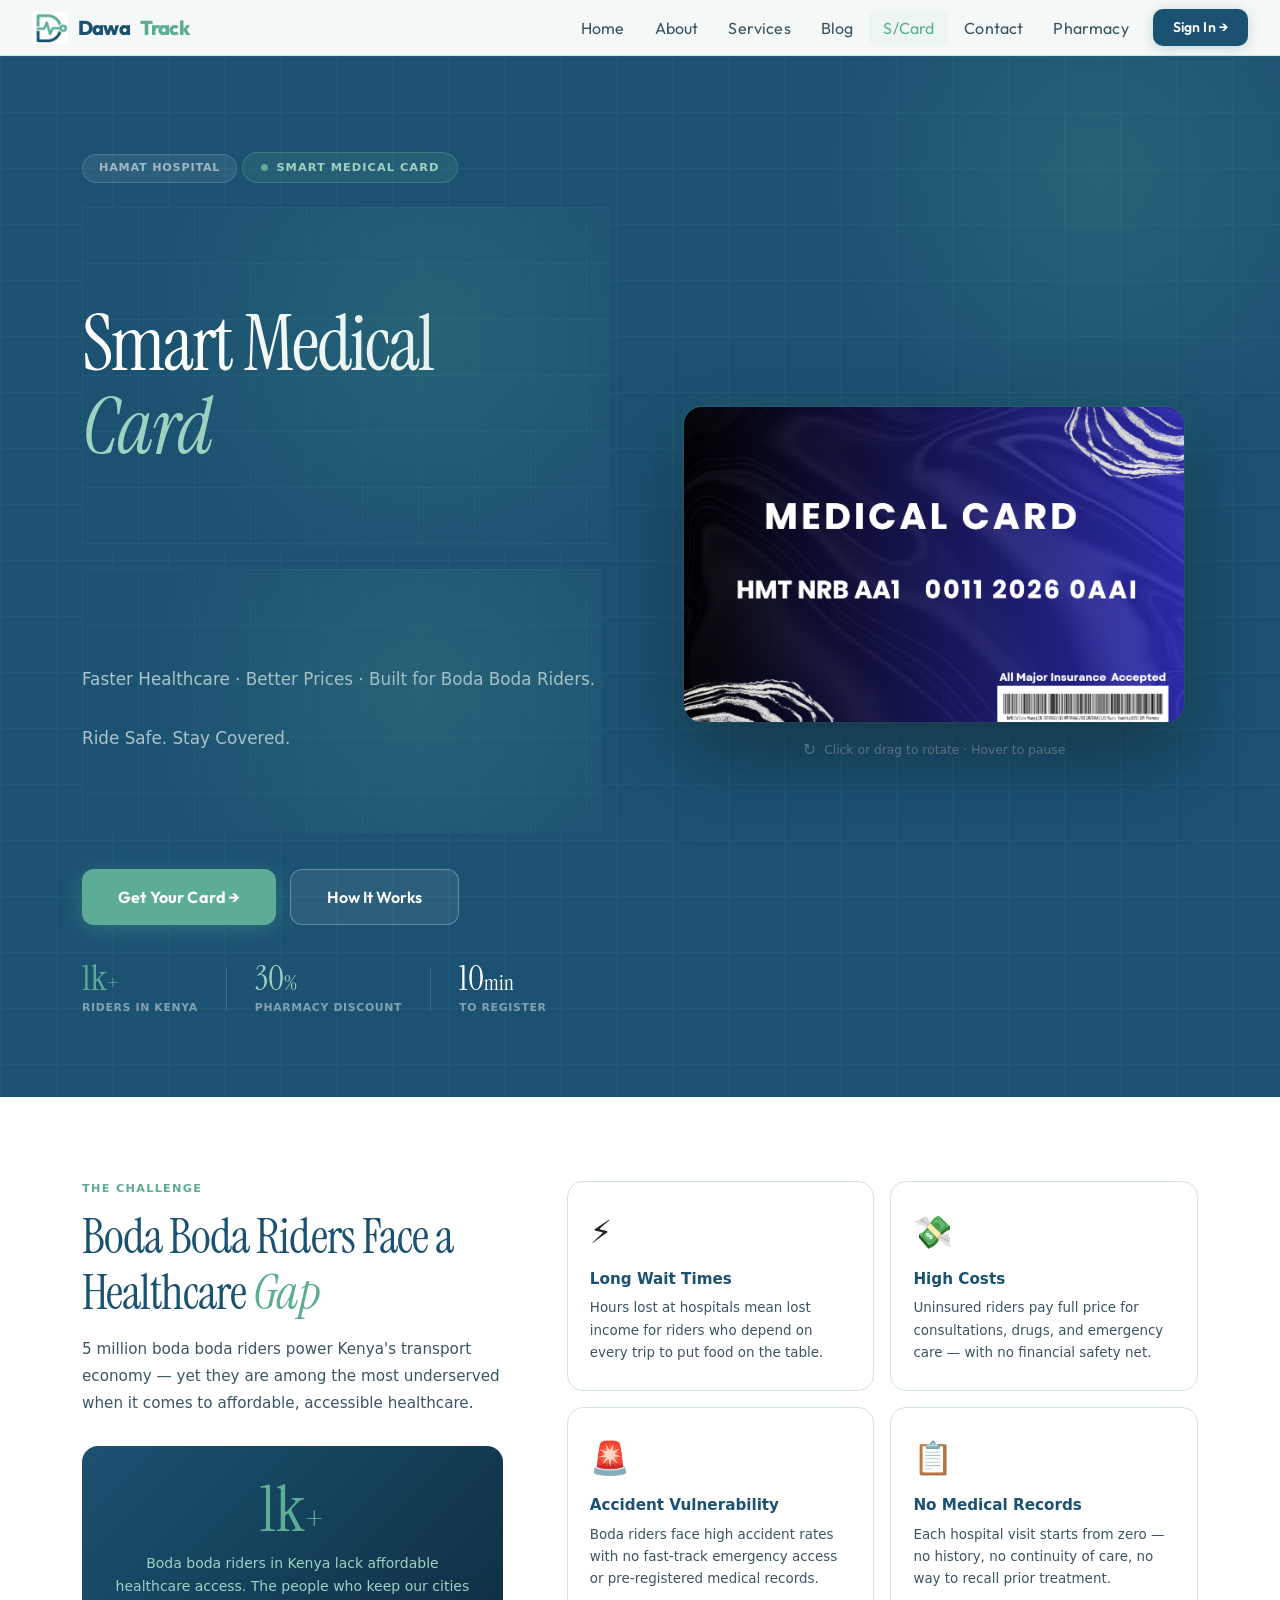
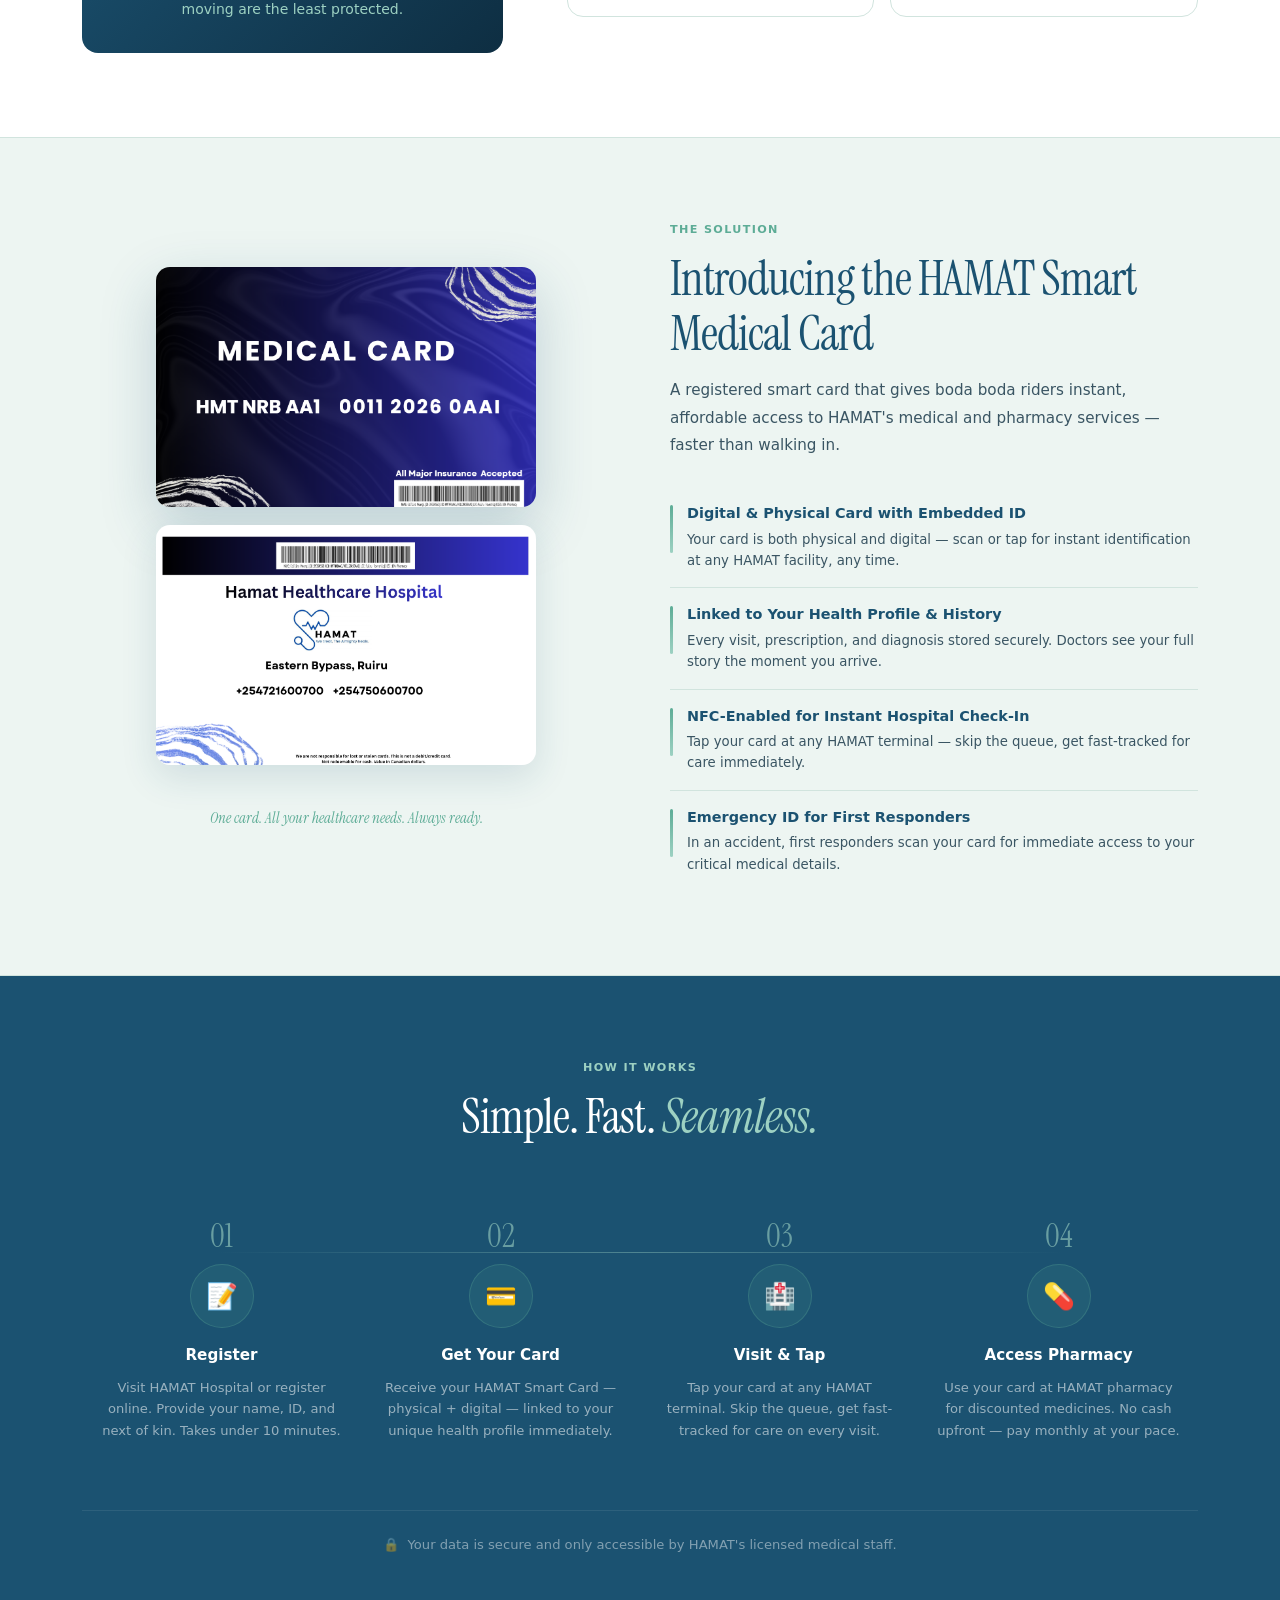
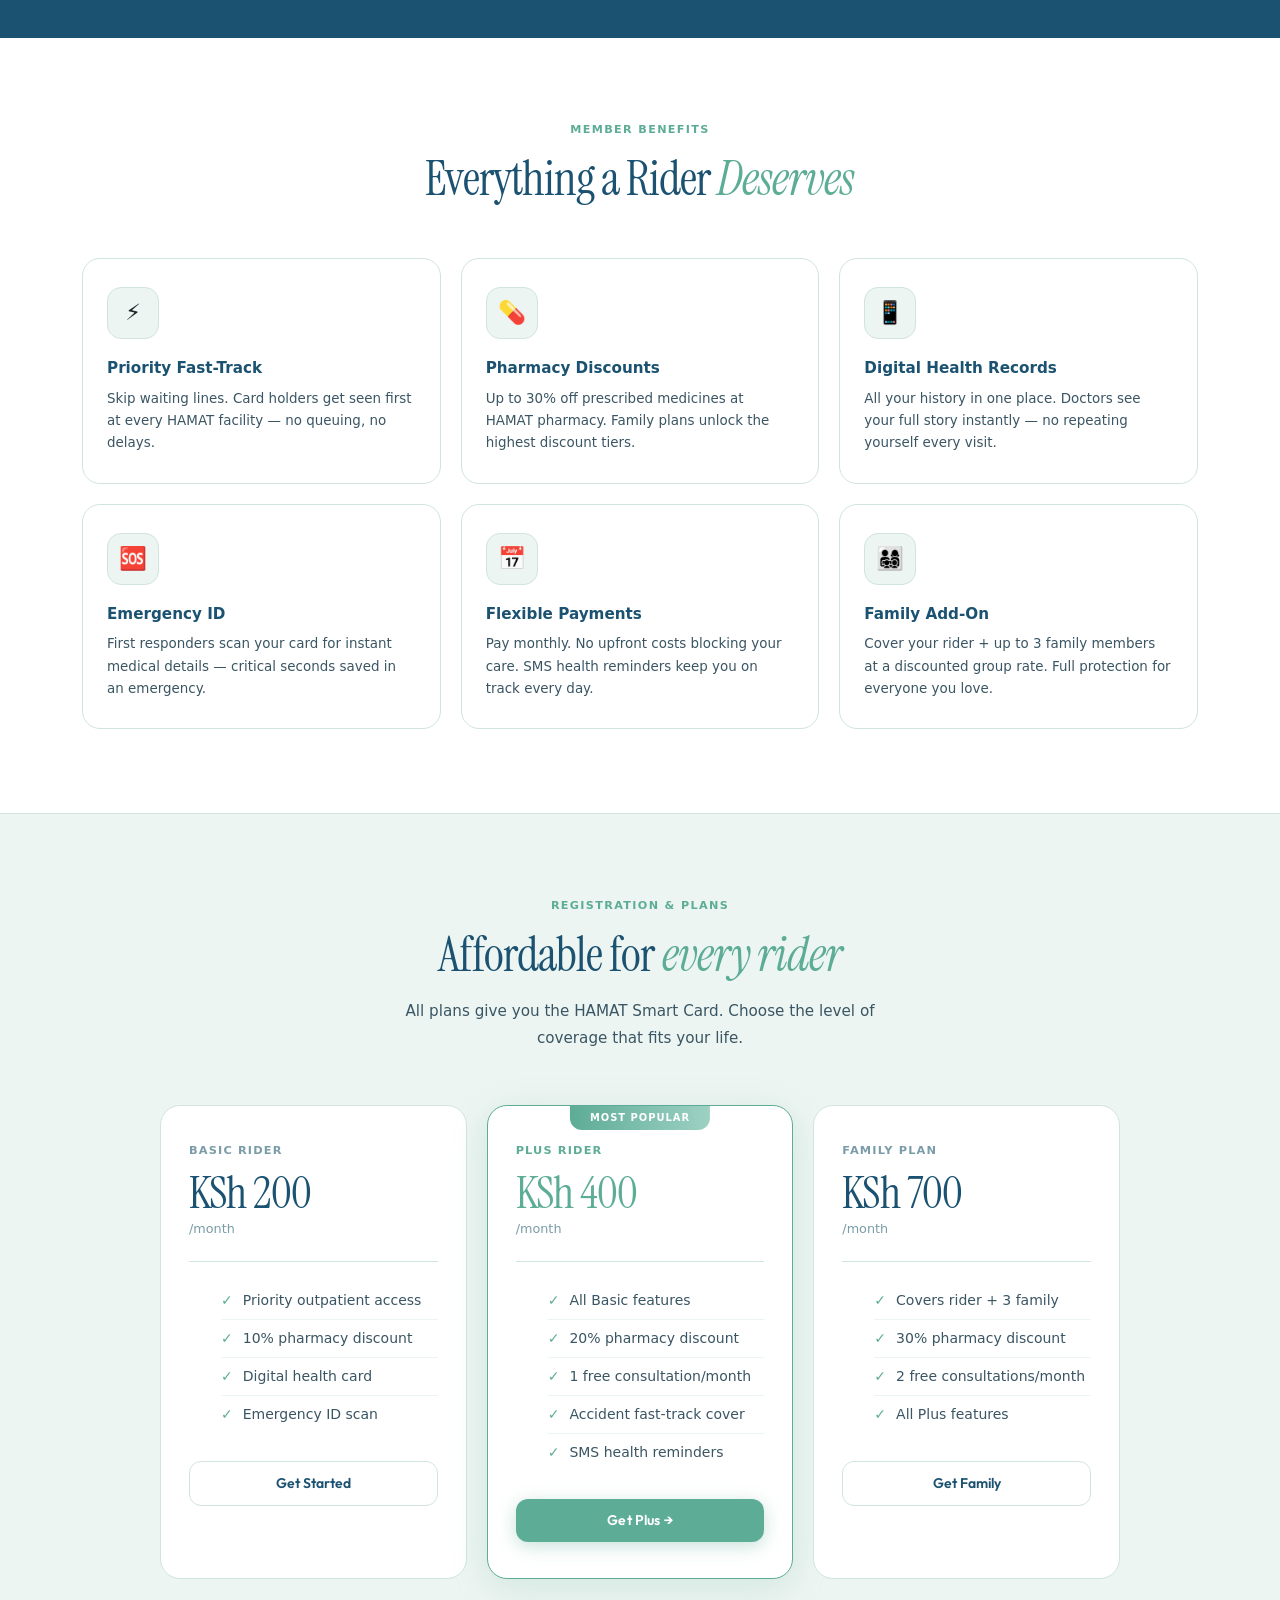
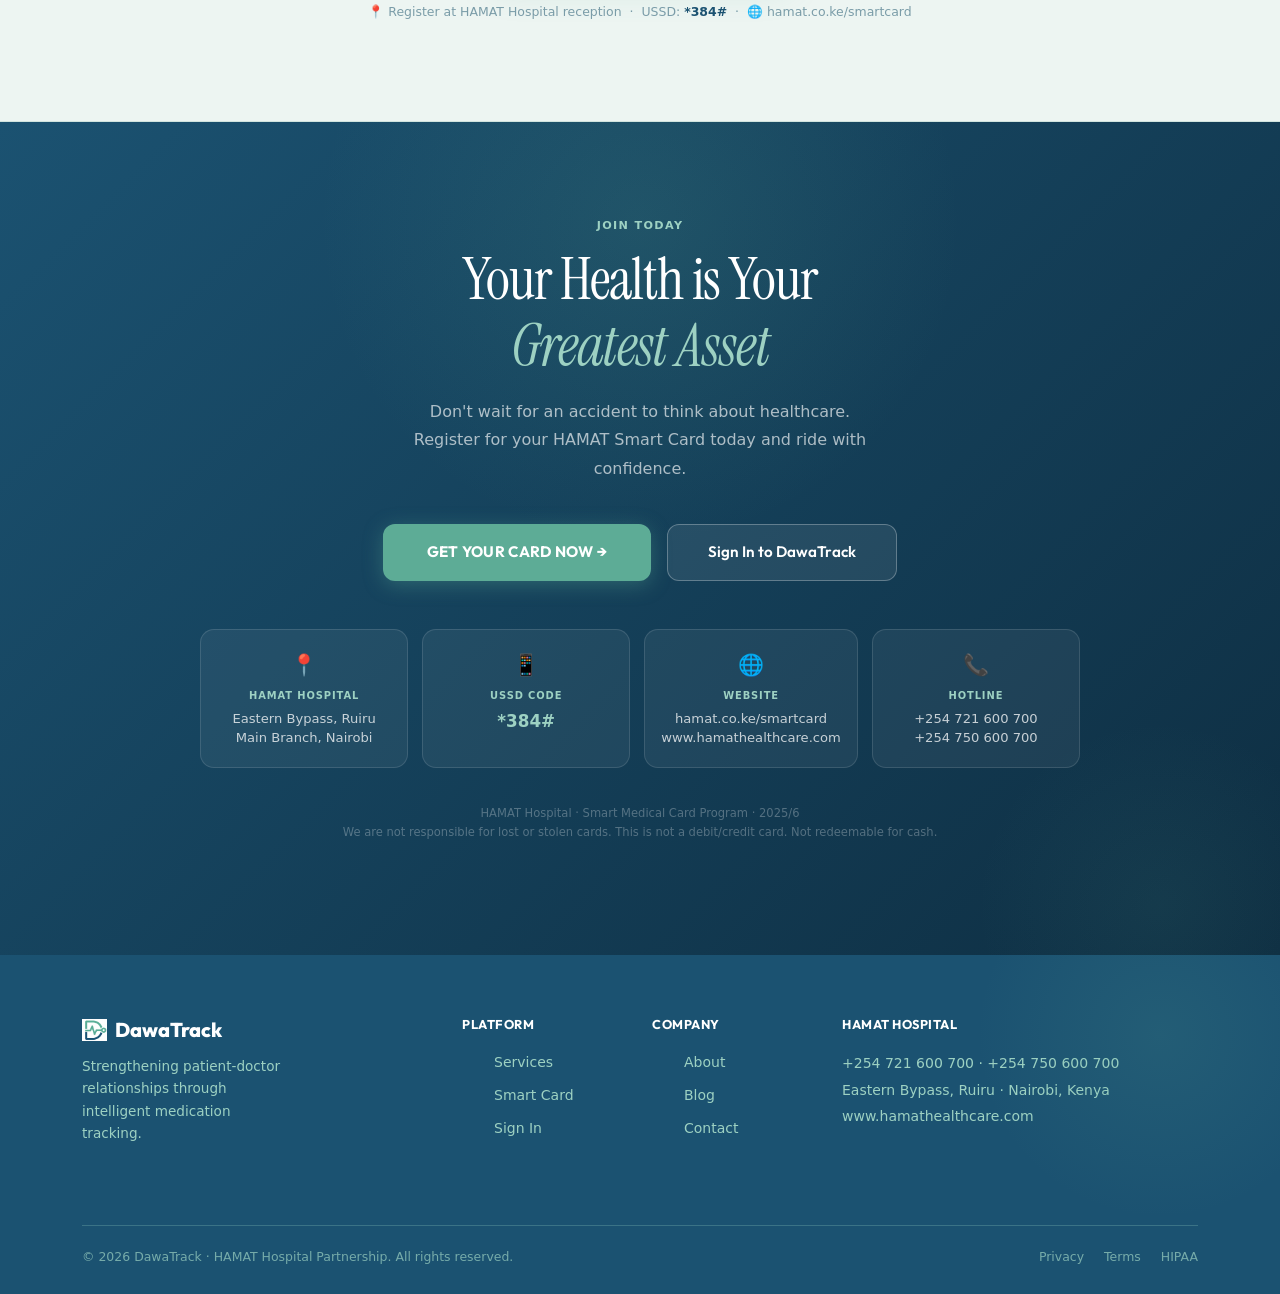
<file: card.html>
<!doctype html>
<html lang="en">
  <head>
    <meta charset="UTF-8" />
    <meta name="viewport" content="width=device-width, initial-scale=1.0" />
    <title>HAMAT Smart Medical Card — DawaTrack</title>
    <link rel="stylesheet" href="style.css" />
    <link
      href="https://cdn.jsdelivr.net/npm/bootstrap@5.3.0/dist/css/bootstrap.min.css"
      rel="stylesheet"
    />
    <style>
      /* ════════════════════════════════════════════════════════
       PAGE BASE — light clinical theme matching rest of site
       Colors: #F4F8F7 bg · #FFFFFF surface · #1B5271 navy
                #5DAC96 teal · #3A5563 body · #7A9CA8 muted
                #D1E4DE border · #EDF5F2 tinted surface
                #9DD1C2 teal shimmer · #C8E9E1 ultra-light
    ════════════════════════════════════════════════════════ */

      /* ── HERO override — dark navy panel for card showcase ── */
      .sc-hero {
        background: #1b5271;
        position: relative;
        overflow: hidden;
        padding: 96px 0 80px;
        z-index: 1;
      }

      /* grid lines on hero */
      .sc-hero::before {
        content: "";
        position: absolute;
        inset: 0;
        pointer-events: none;
        background-image:
          linear-gradient(rgba(93, 172, 150, 0.08) 1px, transparent 1px),
          linear-gradient(90deg, rgba(93, 172, 150, 0.08) 1px, transparent 1px);
        background-size: 56px 56px;
        animation: scGrid 24s linear infinite;
      }
      @keyframes scGrid {
        0% {
          background-position: 0 0;
        }
        100% {
          background-position: 56px 56px;
        }
      }

      /* right-side glow */
      .sc-hero::after {
        content: "";
        position: absolute;
        width: 600px;
        height: 600px;
        border-radius: 50%;
        background: radial-gradient(
          circle,
          rgba(93, 172, 150, 0.18) 0%,
          transparent 65%
        );
        top: -180px;
        right: -120px;
        pointer-events: none;
        z-index: 0;
      }

      .sc-hero-inner {
        position: relative;
        z-index: 2;
      }

      /* eyebrow pill on dark bg */
      .sc-eyebrow-pill {
        display: inline-flex;
        align-items: center;
        gap: 8px;
        background: rgba(93, 172, 150, 0.15);
        border: 1px solid rgba(93, 172, 150, 0.35);
        border-radius: 100px;
        padding: 6px 18px;
        font-size: 0.71rem;
        font-weight: 700;
        color: #9dd1c2;
        letter-spacing: 0.09em;
        text-transform: uppercase;
        margin-bottom: 24px;
      }
      .sc-eyebrow-pill::before {
        content: "";
        width: 7px;
        height: 7px;
        border-radius: 50%;
        background: #5dac96;
        animation: scPulse 2.2s ease infinite;
      }
      @keyframes scPulse {
        0%,
        100% {
          opacity: 1;
          transform: scale(1);
        }
        50% {
          opacity: 0.35;
          transform: scale(0.6);
        }
      }

      .sc-hero h1 {
        font-family: "Instrument Serif", serif;
        font-weight: 400;
        font-size: clamp(2.6rem, 6vw, 5rem);
        line-height: 1.08;
        letter-spacing: -0.025em;
        color: #ffffff;
        margin-bottom: 20px;
      }
      .sc-hero h1 em {
        font-style: italic;
        color: #9dd1c2;
      }

      .sc-hero p {
        font-size: 1.05rem;
        color: rgba(255, 255, 255, 0.65);
        line-height: 1.75;
        font-weight: 300;
        max-width: 520px;
        margin-bottom: 36px;
      }

      .sc-hero-stat {
        display: flex;
        align-items: center;
        gap: 28px;
        margin-top: 36px;
        flex-wrap: wrap;
      }
      .sc-hero-stat-divider {
        width: 1px;
        height: 44px;
        background: rgba(255, 255, 255, 0.14);
      }
      .sc-hero-stat-num {
        font-family: "Instrument Serif", serif;
        font-size: 2.2rem;
        line-height: 1;
        margin-bottom: 4px;
      }
      .sc-hero-stat-num.teal {
        color: #5dac96;
      }
      .sc-hero-stat-num.light {
        color: #9dd1c2;
      }
      .sc-hero-stat-num.white {
        color: #ffffff;
      }
      .sc-hero-stat-label {
        font-size: 0.68rem;
        font-weight: 700;
        letter-spacing: 0.06em;
        text-transform: uppercase;
        color: rgba(255, 255, 255, 0.45);
      }

      /* ════════════════════════════════════════════════════════
       3-D ROTATING CARD
    ════════════════════════════════════════════════════════ */
      .card-scene {
        width: 100%;
        max-width: 500px;
        margin: 0 auto;
        perspective: 1200px;
        cursor: pointer;
        user-select: none;
        -webkit-user-select: none;
      }

      .card-3d {
        width: 100%;
        aspect-ratio: 85.6 / 54;
        position: relative;
        transform-style: preserve-3d;
        animation: cardAutoSpin 9s ease-in-out infinite;
        transition: transform 0.85s cubic-bezier(0.4, 0.2, 0.2, 1);
        border-radius: 18px;
      }

      /* Pause auto-spin on hover so user can look */
      .card-scene:hover .card-3d {
        animation-play-state: paused;
      }

      .card-3d.flipped {
        animation: none;
        transform: rotateY(180deg) !important;
      }

      @keyframes cardAutoSpin {
        0% {
          transform: rotateY(0deg) rotateX(3deg);
        }
        18% {
          transform: rotateY(25deg) rotateX(1deg);
        }
        40% {
          transform: rotateY(180deg) rotateX(-2deg);
        }
        58% {
          transform: rotateY(200deg) rotateX(-3deg);
        }
        80% {
          transform: rotateY(360deg) rotateX(1deg);
        }
        100% {
          transform: rotateY(360deg) rotateX(3deg);
        }
      }

      .card-face {
        position: absolute;
        inset: 0;
        border-radius: 18px;
        backface-visibility: hidden;
        -webkit-backface-visibility: hidden;
        overflow: hidden;
        box-shadow:
          0 32px 80px rgba(14, 28, 40, 0.55),
          0 0 0 1px rgba(255, 255, 255, 0.06),
          0 0 40px rgba(93, 172, 150, 0.12);
      }
      .card-scene:hover .card-face {
        box-shadow:
          0 40px 100px rgba(14, 28, 40, 0.65),
          0 0 0 1px rgba(255, 255, 255, 0.1),
          0 0 60px rgba(93, 172, 150, 0.2);
      }

      .card-front {
        background: #1b5271;
      }
      .card-back {
        transform: rotateY(180deg);
        background: #ffffff;
      }
      .card-front img,
      .card-back img {
        width: 100%;
        height: 100%;
        object-fit: cover;
        display: block;
      }

      .card-hint {
        text-align: center;
        margin-top: 16px;
        font-size: 0.77rem;
        color: rgba(255, 255, 255, 0.4);
        display: flex;
        align-items: center;
        justify-content: center;
        gap: 8px;
        animation: hintBreath 3.5s ease-in-out infinite;
      }
      @keyframes hintBreath {
        0%,
        100% {
          opacity: 0.4;
        }
        50% {
          opacity: 0.85;
        }
      }

      /* ════════════════════════════════════════════════════════
       SECTION FOUNDATIONS — light page sections
    ════════════════════════════════════════════════════════ */
      .sc-section {
        padding: 84px 0;
        position: relative;
        z-index: 1;
      }

      .sc-section-tint {
        background: #edf5f2;
        border-top: 1px solid #d1e4de;
        border-bottom: 1px solid #d1e4de;
      }

      .sc-section-navy {
        background: #1b5271;
        border-top: none;
        border-bottom: none;
      }

      /* Section labels */
      .sc-label {
        font-size: 0.7rem;
        font-weight: 800;
        letter-spacing: 0.12em;
        text-transform: uppercase;
        color: #5dac96;
        display: block;
        margin-bottom: 12px;
      }
      .sc-label-light {
        color: #9dd1c2;
      }

      .sc-title {
        font-family: "Instrument Serif", serif;
        font-weight: 400;
        font-size: clamp(1.85rem, 4vw, 3rem);
        line-height: 1.15;
        letter-spacing: -0.02em;
        color: #1b5271;
        margin-bottom: 16px;
      }
      .sc-title em {
        font-style: italic;
        color: #5dac96;
      }
      .sc-title-white {
        color: #ffffff;
      }
      .sc-title-white em {
        color: #9dd1c2;
      }

      .sc-body {
        font-size: 0.95rem;
        color: #3a5563;
        line-height: 1.8;
        font-weight: 300;
      }
      .sc-body-light {
        color: rgba(255, 255, 255, 0.65);
      }

      /* ════════════════════════════════════════════════════════
       PROBLEM SECTION
    ════════════════════════════════════════════════════════ */
      .problem-grid {
        display: grid;
        grid-template-columns: 1fr 1fr;
        gap: 16px;
      }
      @media (max-width: 600px) {
        .problem-grid {
          grid-template-columns: 1fr;
        }
      }

      .problem-card {
        background: #ffffff;
        border: 1px solid #d1e4de;
        border-radius: 16px;
        padding: 26px 22px;
        transition: all 0.25s ease;
        position: relative;
        overflow: hidden;
      }
      .problem-card::after {
        content: "";
        position: absolute;
        bottom: 0;
        left: 0;
        right: 0;
        height: 2px;
        background: linear-gradient(90deg, #5dac96, #9dd1c2);
        transform: scaleX(0);
        transform-origin: left;
        transition: transform 0.28s ease;
      }
      .problem-card:hover {
        border-color: #9dd1c2;
        box-shadow: 0 10px 32px rgba(27, 82, 113, 0.12);
        transform: translateY(-3px);
      }
      .problem-card:hover::after {
        transform: scaleX(1);
      }

      .problem-icon {
        font-size: 2rem;
        margin-bottom: 12px;
        display: block;
      }
      .problem-title {
        font-weight: 700;
        font-size: 0.95rem;
        color: #1b5271;
        margin-bottom: 7px;
      }
      .problem-desc {
        font-size: 0.84rem;
        color: #3a5563;
        line-height: 1.65;
      }

      .stat-callout-sc {
        background: linear-gradient(135deg, #1b5271, #0e2e42);
        border-radius: 16px;
        padding: 32px 28px;
        text-align: center;
        grid-column: 1 / -1;
      }
      .stat-callout-sc-num {
        font-family: "Instrument Serif", serif;
        font-size: 4rem;
        color: #5dac96;
        line-height: 1;
        margin-bottom: 10px;
      }
      .stat-callout-sc-desc {
        font-size: 0.875rem;
        color: #9dd1c2;
        line-height: 1.65;
        font-weight: 300;
        max-width: 380px;
        margin: 0 auto;
      }

      /* ════════════════════════════════════════════════════════
       SOLUTION SECTION
    ════════════════════════════════════════════════════════ */
      .solution-point {
        display: flex;
        align-items: flex-start;
        gap: 14px;
        padding: 16px 0;
        border-bottom: 1px solid #d1e4de;
      }
      .solution-point:last-child {
        border-bottom: none;
      }
      .solution-bar {
        width: 3px;
        height: 48px;
        background: linear-gradient(to bottom, #5dac96, #9dd1c2);
        border-radius: 3px;
        flex-shrink: 0;
        margin-top: 2px;
      }
      .solution-point-title {
        font-weight: 700;
        font-size: 0.9rem;
        color: #1b5271;
        margin-bottom: 4px;
      }
      .solution-point-desc {
        font-size: 0.83rem;
        color: #3a5563;
        line-height: 1.6;
      }

      .card-tagline {
        text-align: center;
        font-family: "Instrument Serif", serif;
        font-style: italic;
        color: #5dac96;
        font-size: 0.95rem;
        margin-top: 24px;
      }

      /* ════════════════════════════════════════════════════════
       HOW IT WORKS — navy dark section
    ════════════════════════════════════════════════════════ */
      .how-row {
        display: grid;
        grid-template-columns: repeat(4, 1fr);
        gap: 0;
        position: relative;
      }
      @media (max-width: 900px) {
        .how-row {
          grid-template-columns: repeat(2, 1fr);
          gap: 20px;
        }
      }
      @media (max-width: 500px) {
        .how-row {
          grid-template-columns: 1fr;
        }
      }

      /* connecting line only on wide screens */
      .how-row::before {
        content: "";
        position: absolute;
        top: 52px;
        left: 12%;
        right: 12%;
        height: 1px;
        background: linear-gradient(
          90deg,
          transparent,
          rgba(157, 209, 194, 0.4),
          transparent
        );
      }
      @media (max-width: 900px) {
        .how-row::before {
          display: none;
        }
      }

      .how-step {
        text-align: center;
        padding: 20px 18px;
        position: relative;
      }
      .how-step-num {
        font-family: "Instrument Serif", serif;
        font-size: 2rem;
        color: #9dd1c2;
        opacity: 0.6;
        line-height: 1;
        margin-bottom: 12px;
      }
      .how-step-icon {
        width: 64px;
        height: 64px;
        border-radius: 50%;
        background: rgba(93, 172, 150, 0.12);
        border: 1px solid rgba(93, 172, 150, 0.28);
        display: flex;
        align-items: center;
        justify-content: center;
        font-size: 1.6rem;
        margin: 0 auto 16px;
        position: relative;
        z-index: 1;
        transition: all 0.25s ease;
      }
      .how-step:hover .how-step-icon {
        background: rgba(93, 172, 150, 0.24);
        border-color: rgba(93, 172, 150, 0.55);
        transform: scale(1.1);
      }
      .how-step-title {
        font-weight: 700;
        font-size: 0.95rem;
        color: #ffffff;
        margin-bottom: 10px;
      }
      .how-step-desc {
        font-size: 0.82rem;
        color: rgba(255, 255, 255, 0.55);
        line-height: 1.65;
      }

      .security-note {
        display: flex;
        align-items: center;
        justify-content: center;
        gap: 8px;
        font-size: 0.82rem;
        color: rgba(255, 255, 255, 0.45);
        margin-top: 48px;
        padding-top: 24px;
        border-top: 1px solid rgba(255, 255, 255, 0.08);
      }

      /* ════════════════════════════════════════════════════════
       BENEFITS GRID
    ════════════════════════════════════════════════════════ */
      .benefits-sc {
        display: grid;
        grid-template-columns: repeat(3, 1fr);
        gap: 20px;
      }
      @media (max-width: 900px) {
        .benefits-sc {
          grid-template-columns: repeat(2, 1fr);
        }
      }
      @media (max-width: 540px) {
        .benefits-sc {
          grid-template-columns: 1fr;
        }
      }

      .benefit-sc-card {
        background: #ffffff;
        border: 1px solid #d1e4de;
        border-radius: 18px;
        padding: 28px 24px;
        transition: all 0.25s ease;
        position: relative;
        overflow: hidden;
      }
      .benefit-sc-card::before {
        content: "";
        position: absolute;
        top: 0;
        left: 0;
        right: 0;
        height: 3px;
        background: linear-gradient(90deg, #5dac96, #9dd1c2);
        transform: scaleX(0);
        transform-origin: left;
        transition: transform 0.3s ease;
      }
      .benefit-sc-card:hover {
        border-color: #9dd1c2;
        box-shadow: 0 14px 44px rgba(27, 82, 113, 0.13);
        transform: translateY(-4px);
      }
      .benefit-sc-card:hover::before {
        transform: scaleX(1);
      }

      .benefit-sc-icon {
        width: 52px;
        height: 52px;
        border-radius: 14px;
        background: #edf5f2;
        border: 1px solid #d1e4de;
        display: flex;
        align-items: center;
        justify-content: center;
        font-size: 1.4rem;
        margin-bottom: 18px;
        transition:
          background 0.22s ease,
          border-color 0.22s ease;
      }
      .benefit-sc-card:hover .benefit-sc-icon {
        background: #c8e9e1;
        border-color: #9dd1c2;
      }
      .benefit-sc-title {
        font-weight: 700;
        font-size: 0.95rem;
        color: #1b5271;
        margin-bottom: 8px;
      }
      .benefit-sc-desc {
        font-size: 0.84rem;
        color: #3a5563;
        line-height: 1.65;
      }

      /* ════════════════════════════════════════════════════════
       PRICING CARDS
    ════════════════════════════════════════════════════════ */
      .pricing-sc {
        display: grid;
        grid-template-columns: repeat(3, 1fr);
        gap: 20px;
        max-width: 960px;
        margin: 0 auto;
      }
      @media (max-width: 900px) {
        .pricing-sc {
          grid-template-columns: 1fr;
          max-width: 420px;
        }
      }

      .price-sc-card {
        background: #ffffff;
        border: 1.5px solid #d1e4de;
        border-radius: 20px;
        padding: 36px 28px;
        position: relative;
        transition: all 0.25s ease;
        overflow: hidden;
      }
      .price-sc-card:hover {
        box-shadow: 0 16px 48px rgba(27, 82, 113, 0.14);
        transform: translateY(-4px);
      }
      .price-sc-card.featured {
        border-color: #5dac96;
        box-shadow: 0 8px 36px rgba(93, 172, 150, 0.2);
        transform: scale(1.04);
      }
      .price-sc-card.featured:hover {
        transform: scale(1.04) translateY(-4px);
      }

      .price-sc-popular {
        position: absolute;
        top: 0;
        left: 50%;
        transform: translateX(-50%);
        background: linear-gradient(90deg, #5dac96, #9dd1c2);
        color: #ffffff;
        font-size: 0.62rem;
        font-weight: 800;
        letter-spacing: 0.1em;
        text-transform: uppercase;
        padding: 5px 20px;
        border-radius: 0 0 12px 12px;
        white-space: nowrap;
      }

      .price-sc-plan {
        font-size: 0.71rem;
        font-weight: 800;
        letter-spacing: 0.1em;
        text-transform: uppercase;
        color: #7a9ca8;
        margin-bottom: 12px;
      }
      .price-sc-plan.featured {
        color: #5dac96;
      }

      .price-sc-amount {
        font-family: "Instrument Serif", serif;
        font-size: 2.8rem;
        color: #1b5271;
        line-height: 1;
        margin-bottom: 4px;
        letter-spacing: -0.02em;
      }
      .price-sc-amount.featured {
        color: #5dac96;
      }

      .price-sc-period {
        font-size: 0.8rem;
        color: #7a9ca8;
        margin-bottom: 22px;
      }

      .price-sc-divider {
        height: 1px;
        background: #d1e4de;
        margin-bottom: 20px;
      }

      .price-sc-features {
        list-style: none;
        margin-bottom: 28px;
      }
      .price-sc-features li {
        font-size: 0.875rem;
        color: #3a5563;
        padding: 8px 0;
        border-bottom: 1px solid #edf5f2;
        display: flex;
        align-items: center;
        gap: 10px;
      }
      .price-sc-features li::before {
        content: "✓";
        color: #5dac96;
        font-weight: 800;
        flex-shrink: 0;
      }
      .price-sc-features li:last-child {
        border-bottom: none;
      }

      .price-sc-note {
        text-align: center;
        font-size: 0.78rem;
        color: #7a9ca8;
        margin-top: 28px;
      }

      /* ════════════════════════════════════════════════════════
       CTA BAND — navy background
    ════════════════════════════════════════════════════════ */
      .sc-cta-band {
        background: linear-gradient(135deg, #1b5271 0%, #0e2e42 100%);
        padding: 96px 0;
        text-align: center;
        position: relative;
        overflow: hidden;
      }
      .sc-cta-band::before {
        content: "";
        position: absolute;
        width: 700px;
        height: 700px;
        border-radius: 50%;
        background: radial-gradient(
          circle,
          rgba(93, 172, 150, 0.14) 0%,
          transparent 65%
        );
        top: -250px;
        left: 50%;
        transform: translateX(-50%);
        pointer-events: none;
      }
      .sc-cta-band::after {
        content: "";
        position: absolute;
        width: 400px;
        height: 400px;
        border-radius: 50%;
        background: radial-gradient(
          circle,
          rgba(93, 172, 150, 0.08) 0%,
          transparent 65%
        );
        bottom: -150px;
        right: -80px;
        pointer-events: none;
      }
      .sc-cta-inner {
        position: relative;
        z-index: 1;
      }

      .cta-info-row {
        display: grid;
        grid-template-columns: repeat(4, 1fr);
        gap: 14px;
        max-width: 880px;
        margin: 48px auto 0;
      }
      @media (max-width: 768px) {
        .cta-info-row {
          grid-template-columns: repeat(2, 1fr);
        }
      }
      @media (max-width: 460px) {
        .cta-info-row {
          grid-template-columns: 1fr;
        }
      }

      .cta-info-tile {
        background: rgba(255, 255, 255, 0.06);
        border: 1px solid rgba(255, 255, 255, 0.12);
        border-radius: 14px;
        padding: 20px 16px;
        text-align: center;
        transition: all 0.22s ease;
      }
      .cta-info-tile:hover {
        background: rgba(93, 172, 150, 0.12);
        border-color: rgba(93, 172, 150, 0.3);
      }
      .cta-tile-icon {
        font-size: 1.3rem;
        margin-bottom: 8px;
      }
      .cta-tile-label {
        font-size: 0.62rem;
        font-weight: 800;
        letter-spacing: 0.09em;
        text-transform: uppercase;
        color: #9dd1c2;
        margin-bottom: 5px;
      }
      .cta-tile-val {
        font-size: 0.82rem;
        color: rgba(255, 255, 255, 0.75);
        font-weight: 500;
        line-height: 1.45;
      }

      /* ════════════════════════════════════════════════════════
       BUTTONS for this page
    ════════════════════════════════════════════════════════ */
      .btn-sc {
        background: #5dac96;
        color: #ffffff !important;
        border: none;
        padding: 14px 34px;
        border-radius: 12px;
        font-family: "Outfit", sans-serif;
        font-weight: 700;
        font-size: 0.95rem;
        cursor: pointer;
        transition:
          background 0.22s ease,
          box-shadow 0.22s ease,
          transform 0.15s ease;
        box-shadow: 0 4px 20px rgba(93, 172, 150, 0.35);
        display: inline-flex;
        align-items: center;
        gap: 9px;
        text-decoration: none;
        letter-spacing: 0.01em;
      }
      .btn-sc:hover {
        background: #3d8f7a;
        transform: translateY(-2px);
        box-shadow: 0 8px 32px rgba(93, 172, 150, 0.48);
        color: #ffffff !important;
      }

      .btn-sc-outline {
        background: rgba(255, 255, 255, 0.08);
        color: #ffffff !important;
        border: 1.5px solid rgba(255, 255, 255, 0.28);
        padding: 14px 34px;
        border-radius: 12px;
        font-family: "Outfit", sans-serif;
        font-weight: 600;
        font-size: 0.95rem;
        cursor: pointer;
        transition: all 0.22s ease;
        display: inline-flex;
        align-items: center;
        gap: 9px;
        text-decoration: none;
      }
      .btn-sc-outline:hover {
        background: rgba(255, 255, 255, 0.15);
        border-color: rgba(255, 255, 255, 0.5);
        color: #ffffff !important;
      }

      .btn-sc-navy {
        background: #1b5271;
        color: #ffffff !important;
        border: none;
        padding: 12px 28px;
        border-radius: 10px;
        font-family: "Outfit", sans-serif;
        font-weight: 700;
        font-size: 0.875rem;
        cursor: pointer;
        transition: all 0.22s ease;
        box-shadow: 0 4px 18px rgba(27, 82, 113, 0.28);
        display: inline-flex;
        align-items: center;
        gap: 8px;
        text-decoration: none;
      }
      .btn-sc-navy:hover {
        background: #0e2e42;
        transform: translateY(-2px);
        color: #ffffff !important;
      }

      /* ════════════════════════════════════════════════════════
       SCROLL REVEAL
    ════════════════════════════════════════════════════════ */
      .sc-reveal {
        opacity: 0;
        transform: translateY(26px);
        transition:
          opacity 0.62s ease,
          transform 0.62s ease;
      }
      .sc-reveal.visible {
        opacity: 1;
        transform: translateY(0);
      }
      .sc-d1 {
        transition-delay: 0.1s;
      }
      .sc-d2 {
        transition-delay: 0.2s;
      }
      .sc-d3 {
        transition-delay: 0.3s;
      }
      .sc-d4 {
        transition-delay: 0.4s;
      }

      /* ════════════════════════════════════════════════════════
       SPLIT GRID HELPERS
    ════════════════════════════════════════════════════════ */
      .two-col {
        display: grid;
        grid-template-columns: 1fr 1fr;
        gap: 60px;
        align-items: center;
      }
      .two-col-60 {
        display: grid;
        grid-template-columns: 1fr 1.5fr;
        gap: 64px;
        align-items: start;
      }
      @media (max-width: 900px) {
        .two-col,
        .two-col-60 {
          grid-template-columns: 1fr;
          gap: 36px;
        }
      }
    </style>
  </head>
  <body>
    <!-- ══════════════════════════════════════════════════════════
     NAVBAR
══════════════════════════════════════════════════════════ -->
    <nav class="navbar navbar-expand-lg">
      <div class="container-fluid">
        <a class="navbar-brand" href="index.html">
          <img src="logo.png" alt="DawaTrack" /> Dawa<span class="brand-dot"
            >Track</span
          >
        </a>
        <button
          class="navbar-toggler"
          type="button"
          data-bs-toggle="collapse"
          data-bs-target="#nav"
        >
          <span class="navbar-toggler-icon"></span>
        </button>
        <div class="collapse navbar-collapse" id="nav">
          <ul class="navbar-nav ms-auto align-items-center" style="gap: 2px">
            <li class="nav-item">
              <a class="nav-link" href="index.html">Home</a>
            </li>
            <li class="nav-item">
              <a class="nav-link" href="about.html">About</a>
            </li>
            <li class="nav-item">
              <a class="nav-link" href="services.html">Services</a>
            </li>
            <li class="nav-item">
              <a class="nav-link" href="blog.html">Blog</a>
            </li>
            <li class="nav-item">
              <a class="nav-link active-link" href="card.html">S/Card</a>
            </li>
            <li class="nav-item">
              <a class="nav-link" href="contact.html">Contact</a>
            </li>
            <li class="nav-item">
              <a class="nav-link" href="pharmacy-dashboard.html">Pharmacy</a>
            </li>
            <li class="nav-item ms-2">
              <a class="btn-nav-portal nav-link" href="portal.html"
                >Sign In →</a
              >
            </li>
          </ul>
        </div>
      </div>
    </nav>

    <!-- ══════════════════════════════════════════════════════════
     HERO  —  Slide 1: Smart Medical Card
══════════════════════════════════════════════════════════ -->
    <section class="sc-hero">
      <div class="container">
        <div class="two-col sc-hero-inner">
          <!-- Left content -->
          <div>
            <div
              style="
                display: inline-flex;
                align-items: center;
                gap: 8px;
                background: rgba(255, 255, 255, 0.08);
                border: 1px solid rgba(255, 255, 255, 0.14);
                border-radius: 100px;
                padding: 5px 16px;
                font-size: 0.7rem;
                font-weight: 700;
                color: rgba(255, 255, 255, 0.55);
                letter-spacing: 0.07em;
                text-transform: uppercase;
                margin-bottom: 18px;
              "
            >
              HAMAT HOSPITAL
            </div>
            <div class="sc-eyebrow-pill">Smart Medical Card</div>
            <h1 class="sc-hero h1">Smart Medical<br /><em>Card</em></h1>
            <p class="sc-hero p">
              Faster Healthcare · Better Prices · Built for Boda Boda Riders.<br /><br />Ride
              Safe. Stay Covered.
            </p>
            <div style="display: flex; gap: 14px; flex-wrap: wrap">
              <a
                href="#pricing"
                class="btn-sc"
                style="font-size: 1rem; padding: 15px 36px"
                >Get Your Card →</a
              >
              <a
                href="#how-it-works"
                class="btn-sc-outline"
                style="font-size: 1rem; padding: 15px 36px"
                >How It Works</a
              >
            </div>
            <div class="sc-hero-stat">
              <div>
                <div class="sc-hero-stat-num teal">
                  1k<span style="font-size: 1.4rem">+</span>
                </div>
                <div class="sc-hero-stat-label">Riders in Kenya</div>
              </div>
              <div class="sc-hero-stat-divider"></div>
              <div>
                <div class="sc-hero-stat-num light">
                  30<span style="font-size: 1.4rem">%</span>
                </div>
                <div class="sc-hero-stat-label">Pharmacy Discount</div>
              </div>
              <div class="sc-hero-stat-divider"></div>
              <div>
                <div class="sc-hero-stat-num white">
                  10<span style="font-size: 1.3rem">min</span>
                </div>
                <div class="sc-hero-stat-label">To Register</div>
              </div>
            </div>
          </div>

          <!-- Right: 3-D Card -->
          <div>
            <div
              class="card-scene"
              id="cardScene"
              onclick="flipCard(event)"
              tabindex="0"
              onkeydown="
                if (event.key === 'Enter' || event.key === ' ') flipCard(event);
              "
              role="button"
              aria-label="Click to flip the medical card"
            >
              <div class="card-3d" id="card3d">
                <div class="card-face card-front">
                  <img
                    src="card.png"
                    alt="HAMAT Smart Card — Front"
                    draggable="false"
                  />
                </div>
                <div class="card-face card-back">
                  <img
                    src="back card.png"
                    alt="HAMAT Smart Card — Back"
                    draggable="false"
                  />
                </div>
              </div>
            </div>
            <div class="card-hint">
              <span style="font-size: 1rem">↻</span> Click or drag to rotate ·
              Hover to pause
            </div>
          </div>
        </div>
      </div>
    </section>

    <!-- ══════════════════════════════════════════════════════════
     THE CHALLENGE  —  Slide 2
══════════════════════════════════════════════════════════ -->
    <section class="sc-section">
      <div class="container">
        <div class="two-col-60">
          <!-- Stat + heading -->
          <div class="sc-reveal">
            <span class="sc-label">The Challenge</span>
            <h2 class="sc-title">
              Boda Boda Riders Face a Healthcare <em>Gap</em>
            </h2>
            <p class="sc-body" style="margin-bottom: 28px">
              5 million boda boda riders power Kenya's transport economy — yet
              they are among the most underserved when it comes to affordable,
              accessible healthcare.
            </p>
            <div class="stat-callout-sc">
              <div class="stat-callout-sc-num">
                1k<span style="font-size: 2.2rem">+</span>
              </div>
              <p class="stat-callout-sc-desc">
                Boda boda riders in Kenya lack affordable healthcare access. The
                people who keep our cities moving are the least protected.
              </p>
            </div>
          </div>

          <!-- Problem cards -->
          <div class="problem-grid sc-reveal sc-d1">
            <div class="problem-card">
              <span class="problem-icon">⚡</span>
              <div class="problem-title">Long Wait Times</div>
              <div class="problem-desc">
                Hours lost at hospitals mean lost income for riders who depend
                on every trip to put food on the table.
              </div>
            </div>
            <div class="problem-card">
              <span class="problem-icon">💸</span>
              <div class="problem-title">High Costs</div>
              <div class="problem-desc">
                Uninsured riders pay full price for consultations, drugs, and
                emergency care — with no financial safety net.
              </div>
            </div>
            <div class="problem-card">
              <span class="problem-icon">🚨</span>
              <div class="problem-title">Accident Vulnerability</div>
              <div class="problem-desc">
                Boda riders face high accident rates with no fast-track
                emergency access or pre-registered medical records.
              </div>
            </div>
            <div class="problem-card">
              <span class="problem-icon">📋</span>
              <div class="problem-title">No Medical Records</div>
              <div class="problem-desc">
                Each hospital visit starts from zero — no history, no continuity
                of care, no way to recall prior treatment.
              </div>
            </div>
          </div>
        </div>
      </div>
    </section>

    <!-- ══════════════════════════════════════════════════════════
     THE SOLUTION  —  Slide 3
══════════════════════════════════════════════════════════ -->
    <section class="sc-section sc-section-tint">
      <div class="container">
        <div class="two-col">
          <!-- Card images stacked -->
          <div
            class="sc-reveal"
            style="
              display: flex;
              flex-direction: column;
              gap: 18px;
              align-items: center;
            "
          >
            <div
              style="
                width: 100%;
                max-width: 380px;
                aspect-ratio: 85.6/54;
                border-radius: 14px;
                overflow: hidden;
                box-shadow: 0 20px 56px rgba(27, 82, 113, 0.22);
              "
            >
              <img
                src="card.png"
                alt="Card Front"
                style="
                  width: 100%;
                  height: 100%;
                  object-fit: cover;
                  display: block;
                "
              />
            </div>
            <div
              style="
                width: 100%;
                max-width: 380px;
                aspect-ratio: 85.6/54;
                border-radius: 14px;
                overflow: hidden;
                box-shadow: 0 12px 36px rgba(27, 82, 113, 0.14);
              "
            >
              <img
                src="back card.png"
                alt="Card Back"
                style="
                  width: 100%;
                  height: 100%;
                  object-fit: cover;
                  display: block;
                "
              />
            </div>
            <p class="card-tagline">
              One card. All your healthcare needs. Always ready.
            </p>
          </div>

          <!-- Solution points -->
          <div class="sc-reveal sc-d1">
            <span class="sc-label">The Solution</span>
            <h2 class="sc-title">Introducing the HAMAT Smart Medical Card</h2>
            <p class="sc-body" style="margin-bottom: 28px">
              A registered smart card that gives boda boda riders instant,
              affordable access to HAMAT's medical and pharmacy services —
              faster than walking in.
            </p>

            <div>
              <div class="solution-point">
                <div class="solution-bar"></div>
                <div>
                  <div class="solution-point-title">
                    Digital &amp; Physical Card with Embedded ID
                  </div>
                  <div class="solution-point-desc">
                    Your card is both physical and digital — scan or tap for
                    instant identification at any HAMAT facility, any time.
                  </div>
                </div>
              </div>
              <div class="solution-point">
                <div class="solution-bar"></div>
                <div>
                  <div class="solution-point-title">
                    Linked to Your Health Profile &amp; History
                  </div>
                  <div class="solution-point-desc">
                    Every visit, prescription, and diagnosis stored securely.
                    Doctors see your full story the moment you arrive.
                  </div>
                </div>
              </div>
              <div class="solution-point">
                <div class="solution-bar"></div>
                <div>
                  <div class="solution-point-title">
                    NFC-Enabled for Instant Hospital Check-In
                  </div>
                  <div class="solution-point-desc">
                    Tap your card at any HAMAT terminal — skip the queue, get
                    fast-tracked for care immediately.
                  </div>
                </div>
              </div>
              <div class="solution-point">
                <div class="solution-bar"></div>
                <div>
                  <div class="solution-point-title">
                    Emergency ID for First Responders
                  </div>
                  <div class="solution-point-desc">
                    In an accident, first responders scan your card for
                    immediate access to your critical medical details.
                  </div>
                </div>
              </div>
            </div>
          </div>
        </div>
      </div>
    </section>

    <!-- ══════════════════════════════════════════════════════════
     HOW IT WORKS  —  Slide 4  (navy dark section)
══════════════════════════════════════════════════════════ -->
    <section class="sc-section sc-section-navy" id="how-it-works">
      <div class="container">
        <div style="text-align: center; margin-bottom: 56px" class="sc-reveal">
          <span class="sc-label sc-label-light">How It Works</span>
          <h2 class="sc-title sc-title-white">
            Simple. Fast. <em>Seamless.</em>
          </h2>
        </div>

        <div class="how-row">
          <div class="how-step sc-reveal sc-d1">
            <div class="how-step-num">01</div>
            <div class="how-step-icon">📝</div>
            <div class="how-step-title">Register</div>
            <div class="how-step-desc">
              Visit HAMAT Hospital or register online. Provide your name, ID,
              and next of kin. Takes under 10 minutes.
            </div>
          </div>
          <div class="how-step sc-reveal sc-d2">
            <div class="how-step-num">02</div>
            <div class="how-step-icon">💳</div>
            <div class="how-step-title">Get Your Card</div>
            <div class="how-step-desc">
              Receive your HAMAT Smart Card — physical + digital — linked to
              your unique health profile immediately.
            </div>
          </div>
          <div class="how-step sc-reveal sc-d3">
            <div class="how-step-num">03</div>
            <div class="how-step-icon">🏥</div>
            <div class="how-step-title">Visit &amp; Tap</div>
            <div class="how-step-desc">
              Tap your card at any HAMAT terminal. Skip the queue, get
              fast-tracked for care on every visit.
            </div>
          </div>
          <div class="how-step sc-reveal sc-d4">
            <div class="how-step-num">04</div>
            <div class="how-step-icon">💊</div>
            <div class="how-step-title">Access Pharmacy</div>
            <div class="how-step-desc">
              Use your card at HAMAT pharmacy for discounted medicines. No cash
              upfront — pay monthly at your pace.
            </div>
          </div>
        </div>

        <div class="security-note sc-reveal">
          🔒 &nbsp;Your data is secure and only accessible by HAMAT's licensed
          medical staff.
        </div>
      </div>
    </section>

    <!-- ══════════════════════════════════════════════════════════
     MEMBER BENEFITS  —  Slide 5
══════════════════════════════════════════════════════════ -->
    <section class="sc-section">
      <div class="container">
        <div style="text-align: center; margin-bottom: 52px" class="sc-reveal">
          <span class="sc-label">Member Benefits</span>
          <h2 class="sc-title">Everything a Rider <em>Deserves</em></h2>
        </div>
        <div class="benefits-sc">
          <div class="benefit-sc-card sc-reveal sc-d1">
            <div class="benefit-sc-icon">⚡</div>
            <div class="benefit-sc-title">Priority Fast-Track</div>
            <div class="benefit-sc-desc">
              Skip waiting lines. Card holders get seen first at every HAMAT
              facility — no queuing, no delays.
            </div>
          </div>
          <div class="benefit-sc-card sc-reveal sc-d2">
            <div class="benefit-sc-icon">💊</div>
            <div class="benefit-sc-title">Pharmacy Discounts</div>
            <div class="benefit-sc-desc">
              Up to 30% off prescribed medicines at HAMAT pharmacy. Family plans
              unlock the highest discount tiers.
            </div>
          </div>
          <div class="benefit-sc-card sc-reveal sc-d3">
            <div class="benefit-sc-icon">📱</div>
            <div class="benefit-sc-title">Digital Health Records</div>
            <div class="benefit-sc-desc">
              All your history in one place. Doctors see your full story
              instantly — no repeating yourself every visit.
            </div>
          </div>
          <div class="benefit-sc-card sc-reveal sc-d1">
            <div class="benefit-sc-icon">🆘</div>
            <div class="benefit-sc-title">Emergency ID</div>
            <div class="benefit-sc-desc">
              First responders scan your card for instant medical details —
              critical seconds saved in an emergency.
            </div>
          </div>
          <div class="benefit-sc-card sc-reveal sc-d2">
            <div class="benefit-sc-icon">📅</div>
            <div class="benefit-sc-title">Flexible Payments</div>
            <div class="benefit-sc-desc">
              Pay monthly. No upfront costs blocking your care. SMS health
              reminders keep you on track every day.
            </div>
          </div>
          <div class="benefit-sc-card sc-reveal sc-d3">
            <div class="benefit-sc-icon">👨‍👩‍👧‍👦</div>
            <div class="benefit-sc-title">Family Add-On</div>
            <div class="benefit-sc-desc">
              Cover your rider + up to 3 family members at a discounted group
              rate. Full protection for everyone you love.
            </div>
          </div>
        </div>
      </div>
    </section>

    <!-- ══════════════════════════════════════════════════════════
     PRICING  —  Slide 6
══════════════════════════════════════════════════════════ -->
    <section class="sc-section sc-section-tint" id="pricing">
      <div class="container">
        <div style="text-align: center; margin-bottom: 52px" class="sc-reveal">
          <span class="sc-label">Registration &amp; Plans</span>
          <h2 class="sc-title">Affordable for <em>every rider</em></h2>
          <p class="sc-body" style="max-width: 480px; margin: 0 auto">
            All plans give you the HAMAT Smart Card. Choose the level of
            coverage that fits your life.
          </p>
        </div>

        <div class="pricing-sc">
          <!-- Basic Rider -->
          <div class="price-sc-card sc-reveal sc-d1">
            <div class="price-sc-plan">Basic Rider</div>
            <div class="price-sc-amount">KSh 200</div>
            <div class="price-sc-period">/month</div>
            <div class="price-sc-divider"></div>
            <ul class="price-sc-features">
              <li>Priority outpatient access</li>
              <li>10% pharmacy discount</li>
              <li>Digital health card</li>
              <li>Emergency ID scan</li>
            </ul>
            <a
              href="contact.html"
              class="btn-ghost"
              style="
                width: 100%;
                justify-content: center;
                font-size: 0.875rem;
                padding: 11px 20px;
              "
              >Get Started</a
            >
          </div>

          <!-- Plus Rider -->
          <div class="price-sc-card featured sc-reveal sc-d2">
            <div class="price-sc-popular">Most Popular</div>
            <div class="price-sc-plan featured">Plus Rider</div>
            <div class="price-sc-amount featured">KSh 400</div>
            <div class="price-sc-period">/month</div>
            <div class="price-sc-divider"></div>
            <ul class="price-sc-features">
              <li>All Basic features</li>
              <li>20% pharmacy discount</li>
              <li>1 free consultation/month</li>
              <li>Accident fast-track cover</li>
              <li>SMS health reminders</li>
            </ul>
            <a
              href="contact.html"
              class="btn-primary"
              style="
                width: 100%;
                justify-content: center;
                font-size: 0.875rem;
                padding: 11px 20px;
              "
              >Get Plus →</a
            >
          </div>

          <!-- Family Plan -->
          <div class="price-sc-card sc-reveal sc-d3">
            <div class="price-sc-plan">Family Plan</div>
            <div class="price-sc-amount">KSh 700</div>
            <div class="price-sc-period">/month</div>
            <div class="price-sc-divider"></div>
            <ul class="price-sc-features">
              <li>Covers rider + 3 family</li>
              <li>30% pharmacy discount</li>
              <li>2 free consultations/month</li>
              <li>All Plus features</li>
            </ul>
            <a
              href="contact.html"
              class="btn-ghost"
              style="
                width: 100%;
                justify-content: center;
                font-size: 0.875rem;
                padding: 11px 20px;
              "
              >Get Family</a
            >
          </div>
        </div>

        <p class="price-sc-note sc-reveal" style="margin-top: 24px">
          📍 Register at HAMAT Hospital reception &nbsp;·&nbsp; USSD:
          <strong style="color: #1b5271">*384#</strong> &nbsp;·&nbsp; 🌐
          hamat.co.ke/smartcard
        </p>
      </div>
    </section>

    <!-- ══════════════════════════════════════════════════════════
     CTA  —  Slide 7: Your Health is Your Greatest Asset
══════════════════════════════════════════════════════════ -->
    <section class="sc-cta-band">
      <div class="sc-cta-inner container">
        <div class="sc-reveal" style="margin-bottom: 6px">
          <span
            class="sc-label sc-label-light"
            style="display: block; text-align: center"
            >Join Today</span
          >
        </div>
        <h2
          class="sc-title sc-title-white sc-reveal"
          style="
            font-size: clamp(2rem, 5vw, 3.6rem);
            text-align: center;
            margin-bottom: 18px;
          "
        >
          Your Health is Your<br /><em>Greatest Asset</em>
        </h2>
        <p
          class="sc-body sc-body-light sc-reveal"
          style="
            max-width: 500px;
            margin: 0 auto 40px;
            text-align: center;
            font-size: 1rem;
          "
        >
          Don't wait for an accident to think about healthcare.<br />
          Register for your HAMAT Smart Card today and ride with confidence.
        </p>

        <div
          class="sc-reveal"
          style="
            display: flex;
            gap: 16px;
            justify-content: center;
            flex-wrap: wrap;
            margin-bottom: 0;
          "
        >
          <a
            href="contact.html"
            class="btn-sc"
            style="
              font-size: 1rem;
              padding: 16px 44px;
              font-size: 0.95rem;
              letter-spacing: 0.02em;
            "
            >GET YOUR CARD NOW →</a
          >
          <a
            href="portal.html"
            class="btn-sc-outline"
            style="font-size: 0.95rem; padding: 16px 40px"
            >Sign In to DawaTrack</a
          >
        </div>

        <!-- Contact info tiles -->
        <div class="cta-info-row sc-reveal">
          <div class="cta-info-tile">
            <div class="cta-tile-icon">📍</div>
            <div class="cta-tile-label">HAMAT Hospital</div>
            <div class="cta-tile-val">
              Eastern Bypass, Ruiru<br />Main Branch, Nairobi
            </div>
          </div>
          <div class="cta-info-tile">
            <div class="cta-tile-icon">📱</div>
            <div class="cta-tile-label">USSD Code</div>
            <div
              class="cta-tile-val"
              style="font-size: 1.05rem; font-weight: 700; color: #9dd1c2"
            >
              *384#
            </div>
          </div>
          <div class="cta-info-tile">
            <div class="cta-tile-icon">🌐</div>
            <div class="cta-tile-label">Website</div>
            <div class="cta-tile-val">
              hamat.co.ke/smartcard<br />www.hamathealthcare.com
            </div>
          </div>
          <div class="cta-info-tile">
            <div class="cta-tile-icon">📞</div>
            <div class="cta-tile-label">Hotline</div>
            <div class="cta-tile-val">
              +254 721 600 700<br />+254 750 600 700
            </div>
          </div>
        </div>

        <p
          style="
            font-size: 0.72rem;
            color: rgba(255, 255, 255, 0.28);
            margin-top: 36px;
            text-align: center;
            line-height: 1.7;
          "
        >
          HAMAT Hospital · Smart Medical Card Program · 2025/6<br />
          We are not responsible for lost or stolen cards. This is not a
          debit/credit card. Not redeemable for cash.
        </p>
      </div>
    </section>

    <!-- ══════════════════════════════════════════════════════════
     FOOTER
══════════════════════════════════════════════════════════ -->
    <footer class="main-footer">
      <div class="container">
        <div class="row">
          <div class="col-md-4 mb-4">
            <div class="footer-brand">
              <img src="logo.png" alt="" />DawaTrack
            </div>
            <p class="footer-tagline">
              Strengthening patient-doctor relationships through intelligent
              medication tracking.
            </p>
          </div>
          <div class="col-md-2 mb-4">
            <div class="footer-heading">Platform</div>
            <ul class="footer-links">
              <li><a href="services.html">Services</a></li>
              <li><a href="s-card.html">Smart Card</a></li>
              <li><a href="portal.html">Sign In</a></li>
            </ul>
          </div>
          <div class="col-md-2 mb-4">
            <div class="footer-heading">Company</div>
            <ul class="footer-links">
              <li><a href="about.html">About</a></li>
              <li><a href="blog.html">Blog</a></li>
              <li><a href="contact.html">Contact</a></li>
            </ul>
          </div>
          <div class="col-md-4 mb-4">
            <div class="footer-heading">HAMAT Hospital</div>
            <p
              style="
                color: #9dd1c2;
                font-size: 0.875rem;
                line-height: 1.9;
                font-weight: 300;
              "
            >
              +254 721 600 700 · +254 750 600 700<br />
              Eastern Bypass, Ruiru · Nairobi, Kenya<br />
              www.hamathealthcare.com
            </p>
          </div>
        </div>
        <div class="footer-bottom">
          <span class="footer-copy"
            >© 2026 DawaTrack · HAMAT Hospital Partnership. All rights
            reserved.</span
          >
          <div class="footer-legal">
            <a href="#">Privacy</a><a href="#">Terms</a><a href="#">HIPAA</a>
          </div>
        </div>
      </div>
    </footer>

    <!-- ══════════════════════════════════════════════════════════
     SCRIPTS
══════════════════════════════════════════════════════════ -->
    <script src="https://cdn.jsdelivr.net/npm/bootstrap@5.3.0/dist/js/bootstrap.bundle.min.js"></script>
    <script src="script.js?v=20260820"></script>
    <script>
      /* ─── 3D Card logic ──────────────────────────────────── */
      let isFlipped = false;
      let isDragging = false;
      let dragStartX = 0;
      let dragStartY = 0;
      let baseRotY = 0;

      const scene = document.getElementById("cardScene");
      const card3d = document.getElementById("card3d");

      function flipCard(e) {
        if (isDragging) return; // ignore click after drag
        isFlipped = !isFlipped;
        card3d.style.animation = "none";
        card3d.style.transition = "transform 0.82s cubic-bezier(0.4,0.2,0.2,1)";
        card3d.style.transform = isFlipped
          ? "rotateY(180deg)"
          : "rotateY(0deg)";
        if (!isFlipped) {
          // let transition finish then resume auto spin
          setTimeout(() => {
            card3d.style.transition = "";
            card3d.style.transform = "";
            card3d.style.animation = "";
          }, 900);
        }
      }

      /* ── Mouse drag ── */
      scene.addEventListener("mousedown", (e) => {
        isDragging = false;
        dragStartX = e.clientX;
        dragStartY = e.clientY;
        card3d.style.animation = "none";
        card3d.style.transition = "transform 0.05s linear";
        e.preventDefault();
      });

      window.addEventListener("mousemove", (e) => {
        if (!scene.matches(":active")) return;
        const dx = e.clientX - dragStartX;
        const dy = e.clientY - dragStartY;
        if (Math.abs(dx) > 4 || Math.abs(dy) > 4) isDragging = true;
        const ry = baseRotY + dx * 0.55;
        const rx = -dy * 0.28;
        card3d.style.transform = `rotateY(${ry}deg) rotateX(${rx}deg)`;
      });

      window.addEventListener("mouseup", (e) => {
        if (!isDragging) return;
        const dx = e.clientX - dragStartX;
        baseRotY += dx * 0.55;
        card3d.style.transition = "transform 0.55s cubic-bezier(0.4,0.2,0.2,1)";
        // Snap: if gone past ~90° show back side state
        const normalised = ((baseRotY % 360) + 360) % 360;
        isFlipped = normalised > 90 && normalised < 270;
        // After 2.5s idle, resume auto spin
        setTimeout(() => {
          if (!isFlipped) {
            card3d.style.animation = "";
            card3d.style.transform = "";
            card3d.style.transition = "";
            baseRotY = 0;
          }
        }, 2500);
      });

      /* ── Touch drag ── */
      scene.addEventListener(
        "touchstart",
        (e) => {
          dragStartX = e.touches[0].clientX;
          dragStartY = e.touches[0].clientY;
          isDragging = false;
          card3d.style.animation = "none";
          card3d.style.transition = "transform 0.05s linear";
        },
        { passive: true },
      );

      scene.addEventListener(
        "touchmove",
        (e) => {
          const dx = e.touches[0].clientX - dragStartX;
          const dy = e.touches[0].clientY - dragStartY;
          if (Math.abs(dx) > 6) isDragging = true;
          card3d.style.transform = `rotateY(${baseRotY + dx * 0.6}deg) rotateX(${-dy * 0.25}deg)`;
        },
        { passive: true },
      );

      scene.addEventListener("touchend", (e) => {
        const dx = e.changedTouches[0].clientX - dragStartX;
        if (!isDragging) {
          flipCard();
          return;
        }
        baseRotY += dx * 0.6;
        const norm = ((baseRotY % 360) + 360) % 360;
        isFlipped = norm > 90 && norm < 270;
        card3d.style.transition = "transform 0.55s ease";
        setTimeout(() => {
          if (!isFlipped) {
            card3d.style.animation = "";
            card3d.style.transform = "";
            card3d.style.transition = "";
            baseRotY = 0;
          }
        }, 2500);
      });

      /* ─── Scroll reveal ─────────────────────────────────── */
      const revObs = new IntersectionObserver(
        (entries) => {
          entries.forEach((e) => {
            if (e.isIntersecting) e.target.classList.add("visible");
          });
        },
        { threshold: 0.12 },
      );

      document
        .querySelectorAll(".sc-reveal")
        .forEach((el) => revObs.observe(el));

      /* ─── Smooth scroll for anchor links ────────────────── */
      document.querySelectorAll('a[href^="#"]').forEach((a) => {
        a.addEventListener("click", (e) => {
          const target = document.querySelector(a.getAttribute("href"));
          if (!target) return;
          e.preventDefault();
          const offset = 72; // navbar height
          const top =
            target.getBoundingClientRect().top + window.pageYOffset - offset;
          window.scrollTo({ top, behavior: "smooth" });
        });
      });
    </script>
  </body>
</html>
</file>
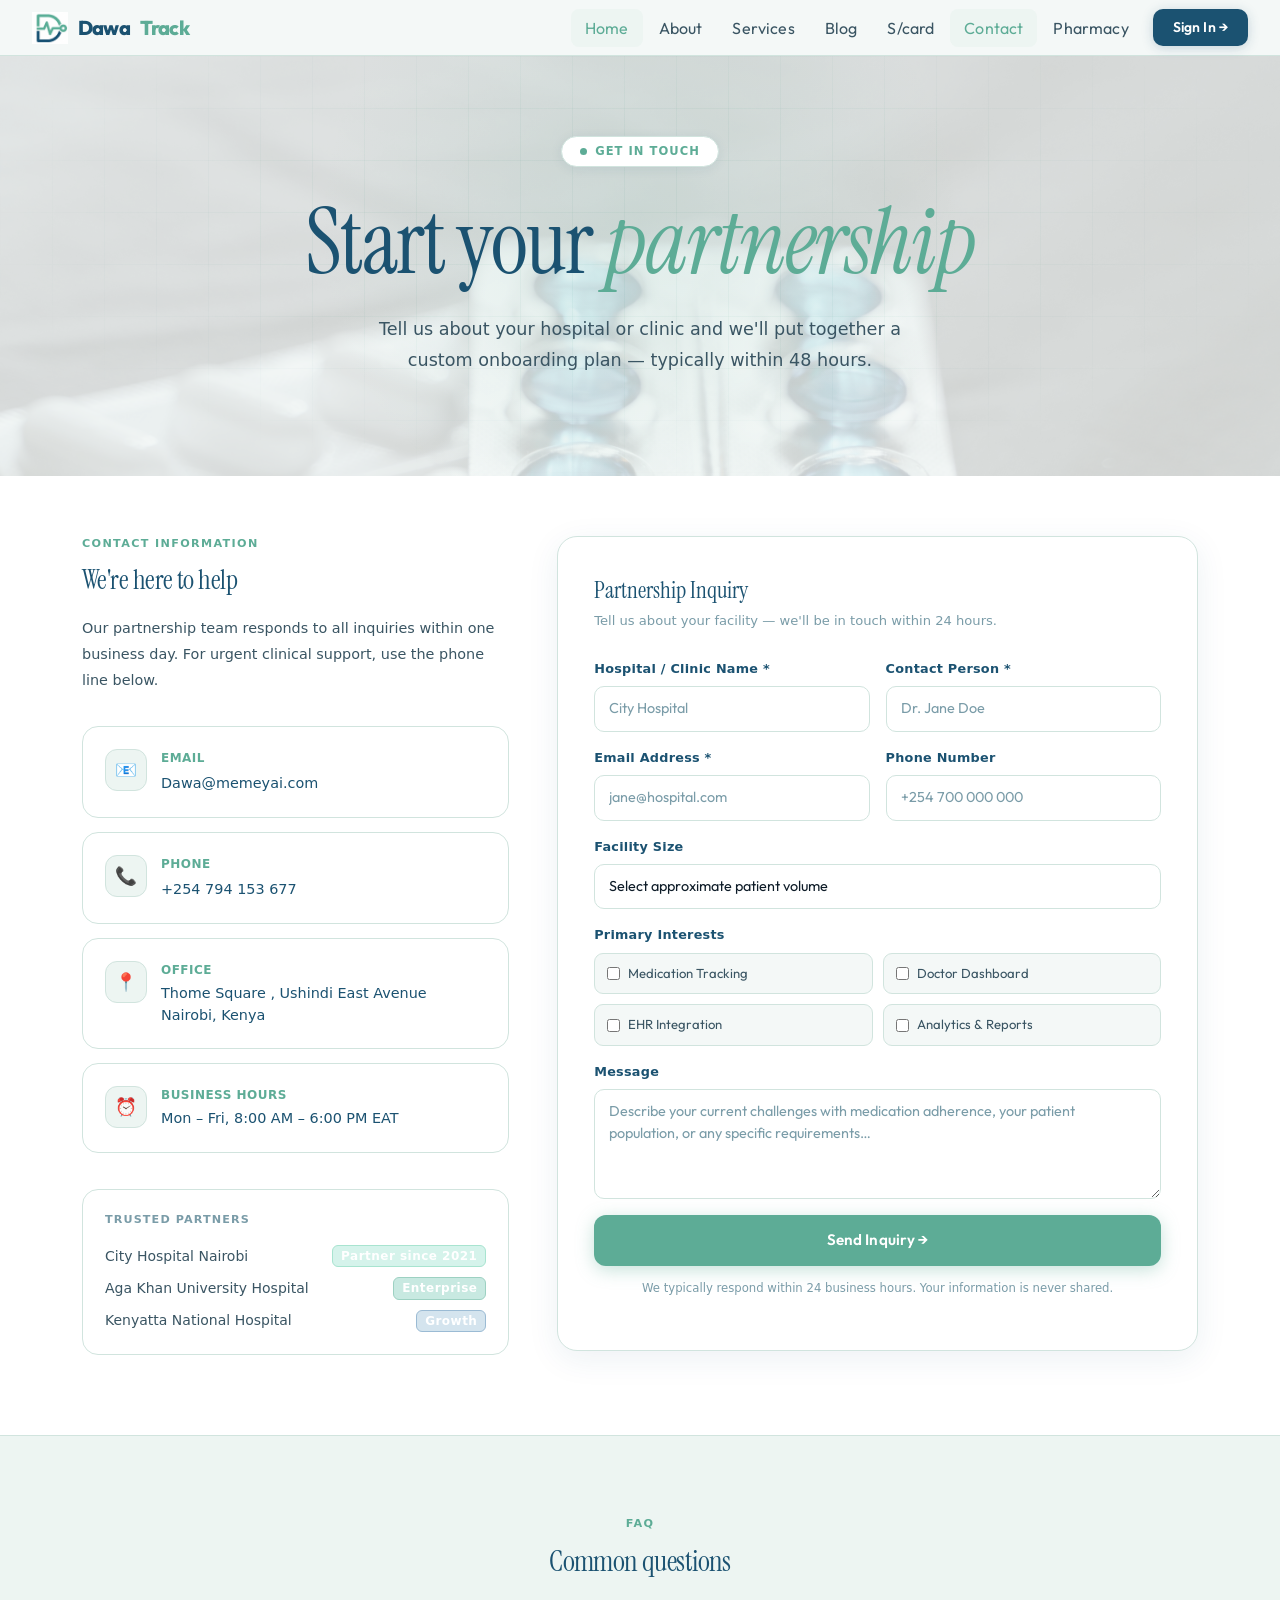
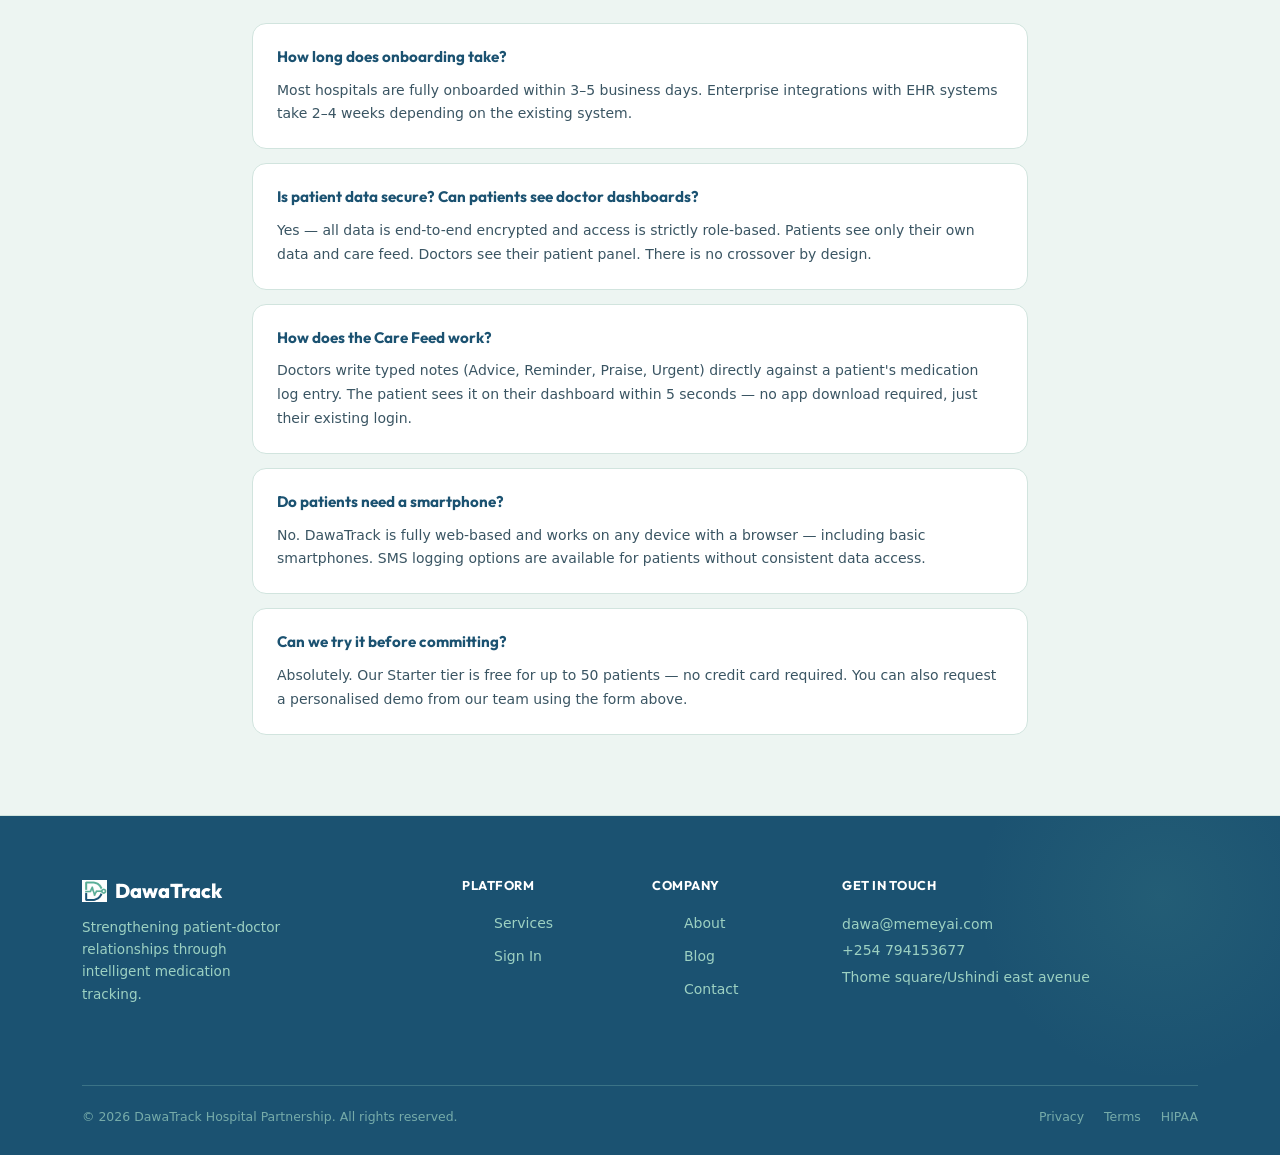
<file: contact.html>
<!doctype html>
<html lang="en">
  <head>
    <meta charset="UTF-8" />
    <meta name="viewport" content="width=device-width, initial-scale=1.0" />
    <meta
      name="description"
      content="Contact DawaTrack for hospital partnerships to enhance patient care and medication adherence."
    />
    <title>Contact Us — DawaTrack</title>
    <link rel="stylesheet" href="style.css" />
    <link
      href="https://cdn.jsdelivr.net/npm/bootstrap@5.3.0/dist/css/bootstrap.min.css"
      rel="stylesheet"
    />
    <style>
      .contact-layout {
        display: grid;
        grid-template-columns: 1fr 1.5fr;
        gap: 48px;
        align-items: start;
      }
      .form-two-col {
        display: grid;
        grid-template-columns: 1fr 1fr;
        gap: 16px;
      }
      @media (max-width: 768px) {
        .contact-layout {
          grid-template-columns: 1fr;
        }
        .form-two-col {
          grid-template-columns: 1fr;
        }
      }
    </style>
  </head>
  <body>
    <nav class="navbar navbar-expand-lg">
      <div class="container-fluid">
        <a class="navbar-brand" href="index.html"
          ><img src="logo.png" alt="DawaTrack" /> Dawa<span class="brand-dot"
            >Track</span
          ></a
        >
        <button
          class="navbar-toggler"
          type="button"
          data-bs-toggle="collapse"
          data-bs-target="#nav"
        >
          <span class="navbar-toggler-icon"></span>
        </button>
        <div class="collapse navbar-collapse" id="nav">
          <ul class="navbar-nav ms-auto align-items-center" style="gap: 2px">
            <li class="nav-item">
              <a class="nav-link active-link" href="index.html">Home</a>
            </li>
            <li class="nav-item">
              <a class="nav-link" href="about.html">About</a>
            </li>
            <li class="nav-item">
              <a class="nav-link" href="services.html">Services</a>
            </li>
            <li class="nav-item">
              <a class="nav-link" href="blog.html">Blog</a>
            </li>
            <li class="nav-item">
              <a class="nav-link" href="card.html">S/card</a>
            </li>
            <li class="nav-item">
              <a class="nav-link" href="contact.html">Contact</a>
            </li>
            <li class="nav-item">
              <a class="nav-link" href="pharmacy-dashboard.html">Pharmacy</a>
            </li>
            <li class="nav-item ms-2">
              <a class="btn-nav-portal nav-link" href="portal.html"
                >Sign In →</a
              >
            </li>
          </ul>
        </div>
      </div>
    </nav>

    <header class="hero" style="padding: 80px 24px 60px; position: relative">
      <div class="hero-bg" aria-hidden="true"></div>
      <div class="hero-eyebrow">Get in Touch</div>
      <h1>Start your <em>partnership</em></h1>
      <p>
        Tell us about your hospital or clinic and we'll put together a custom
        onboarding plan — typically within 48 hours.
      </p>
      <!-- Hero background image style -->
      <style>
        .hero .hero-bg {
          position: absolute;
          inset: 0;
          background-image: url("dawa.jpg");
          background-size: cover;
          background-position: center top;
          background-repeat: no-repeat;
          opacity: 0.18;
          pointer-events: none;
          z-index: 0;
        }
        .hero .hero-eyebrow,
        .hero h1,
        .hero p,
        .hero .hero-actions {
          position: relative;
          z-index: 1;
        }
      </style>
    </header>

    <section class="section" style="padding-top: 60px">
      <div class="container">
        <div class="contact-layout">
          <!-- LEFT: Info -->
          <div>
            <span class="section-label">Contact Information</span>
            <h2
              class="section-title"
              style="font-size: 1.7rem; margin-bottom: 20px"
            >
              We're here to help
            </h2>
            <p
              style="
                color: #3a5563;
                font-size: 0.9rem;
                line-height: 1.8;
                margin-bottom: 32px;
                font-weight: 300;
              "
            >
              Our partnership team responds to all inquiries within one business
              day. For urgent clinical support, use the phone line below.
            </p>

            <div
              style="
                display: flex;
                flex-direction: column;
                gap: 14px;
                margin-bottom: 36px;
              "
            >
              <div class="contact-info-card">
                <div class="contact-info-icon">📧</div>
                <div>
                  <div class="contact-info-label">Email</div>
                  <a
                    href="mailto:info@dawatrack.com"
                    class="contact-info-val"
                    style="text-decoration: none; transition: color 0.2s"
                    onmouseenter="this.style.color = '#5DAC96'"
                    onmouseleave="this.style.color = '#1B5271'"
                    >Dawa@memeyai.com</a
                  >
                </div>
              </div>
              <div class="contact-info-card">
                <div class="contact-info-icon">📞</div>
                <div>
                  <div class="contact-info-label">Phone</div>
                  <a
                    href="tel:+254700000000"
                    class="contact-info-val"
                    style="text-decoration: none; transition: color 0.2s"
                    onmouseenter="this.style.color = '#5DAC96'"
                    onmouseleave="this.style.color = '#1B5271'"
                    >+254 794 153 677</a
                  >
                </div>
              </div>
              <div class="contact-info-card">
                <div class="contact-info-icon">📍</div>
                <div>
                  <div class="contact-info-label">Office</div>
                  <div class="contact-info-val">
                    Thome Square , Ushindi East Avenue <br />Nairobi, Kenya
                  </div>
                </div>
              </div>
              <div class="contact-info-card">
                <div class="contact-info-icon">⏰</div>
                <div>
                  <div class="contact-info-label">Business Hours</div>
                  <div class="contact-info-val">
                    Mon – Fri, 8:00 AM – 6:00 PM EAT
                  </div>
                </div>
              </div>
            </div>

            <!-- Trusted partners mini-card -->
            <div
              style="
                background: #ffffff;
                border: 1px solid #d1e4de;
                border-radius: 16px;
                padding: 22px;
              "
            >
              <div
                style="
                  font-size: 0.7rem;
                  font-weight: 800;
                  letter-spacing: 0.1em;
                  text-transform: uppercase;
                  color: #7a9ca8;
                  margin-bottom: 16px;
                "
              >
                Trusted Partners
              </div>
              <div style="display: flex; flex-direction: column; gap: 10px">
                <div
                  style="
                    display: flex;
                    align-items: center;
                    justify-content: space-between;
                  "
                >
                  <span style="font-size: 0.875rem; color: #3a5563"
                    >City Hospital Nairobi</span
                  >
                  <span class="badge badge-green">Partner since 2021</span>
                </div>
                <div
                  style="
                    display: flex;
                    align-items: center;
                    justify-content: space-between;
                  "
                >
                  <span style="font-size: 0.875rem; color: #3a5563"
                    >Aga Khan University Hospital</span
                  >
                  <span class="badge badge-teal">Enterprise</span>
                </div>
                <div
                  style="
                    display: flex;
                    align-items: center;
                    justify-content: space-between;
                  "
                >
                  <span style="font-size: 0.875rem; color: #3a5563"
                    >Kenyatta National Hospital</span
                  >
                  <span class="badge badge-navy">Growth</span>
                </div>
              </div>
            </div>
          </div>

          <!-- RIGHT: Form -->
          <div
            style="
              background: #ffffff;
              border: 1px solid #d1e4de;
              border-radius: 20px;
              padding: 36px;
              box-shadow: 0 8px 32px rgba(27, 82, 113, 0.08);
            "
          >
            <div
              style="
                font-family: &quot;Instrument Serif&quot;, serif;
                font-size: 1.45rem;
                color: #1b5271;
                margin-bottom: 4px;
              "
            >
              Partnership Inquiry
            </div>
            <div
              style="font-size: 0.82rem; color: #7a9ca8; margin-bottom: 28px"
            >
              Tell us about your facility — we'll be in touch within 24 hours.
            </div>

            <form onsubmit="return validateForm();">
              <div class="form-two-col">
                <div class="mb-3">
                  <label class="form-label">Hospital / Clinic Name *</label>
                  <input
                    type="text"
                    class="form-control"
                    id="name"
                    placeholder="City Hospital"
                    required
                  />
                </div>
                <div class="mb-3">
                  <label class="form-label">Contact Person *</label>
                  <input
                    type="text"
                    class="form-control"
                    id="contact"
                    placeholder="Dr. Jane Doe"
                    required
                  />
                </div>
              </div>
              <div class="form-two-col">
                <div class="mb-3">
                  <label class="form-label">Email Address *</label>
                  <input
                    type="email"
                    class="form-control"
                    id="email"
                    placeholder="jane@hospital.com"
                    required
                  />
                </div>
                <div class="mb-3">
                  <label class="form-label">Phone Number</label>
                  <input
                    type="tel"
                    class="form-control"
                    id="phone"
                    placeholder="+254 700 000 000"
                  />
                </div>
              </div>
              <div class="mb-3">
                <label class="form-label">Facility Size</label>
                <select class="form-control" id="size">
                  <option value="" disabled selected>
                    Select approximate patient volume
                  </option>
                  <option>Small clinic — under 100 patients/month</option>
                  <option>Mid-size hospital — 100–500 patients/month</option>
                  <option>Large hospital — 500–2,000 patients/month</option>
                  <option>
                    Health system / Network — 2,000+ patients/month
                  </option>
                </select>
              </div>
              <div class="mb-3">
                <label class="form-label">Primary Interests</label>
                <div
                  style="
                    display: grid;
                    grid-template-columns: 1fr 1fr;
                    gap: 10px;
                    margin-top: 6px;
                  "
                >
                  <label
                    style="
                      display: flex;
                      align-items: center;
                      gap: 8px;
                      cursor: pointer;
                      padding: 10px 12px;
                      border-radius: 9px;
                      border: 1px solid #d1e4de;
                      background: #f4f8f7;
                      font-size: 0.82rem;
                      color: #3a5563;
                      font-family: &quot;Outfit&quot;, sans-serif;
                      transition: all 0.18s;
                    "
                    onmouseenter="
                      this.style.background = '#EDF5F2';
                      this.style.borderColor = '#9DD1C2';
                    "
                    onmouseleave="
                      this.style.background = '#F4F8F7';
                      this.style.borderColor = '#D1E4DE';
                    "
                  >
                    <input type="checkbox" style="accent-color: #5dac96" />
                    Medication Tracking
                  </label>
                  <label
                    style="
                      display: flex;
                      align-items: center;
                      gap: 8px;
                      cursor: pointer;
                      padding: 10px 12px;
                      border-radius: 9px;
                      border: 1px solid #d1e4de;
                      background: #f4f8f7;
                      font-size: 0.82rem;
                      color: #3a5563;
                      font-family: &quot;Outfit&quot;, sans-serif;
                      transition: all 0.18s;
                    "
                    onmouseenter="
                      this.style.background = '#EDF5F2';
                      this.style.borderColor = '#9DD1C2';
                    "
                    onmouseleave="
                      this.style.background = '#F4F8F7';
                      this.style.borderColor = '#D1E4DE';
                    "
                  >
                    <input type="checkbox" style="accent-color: #5dac96" />
                    Doctor Dashboard
                  </label>
                  <label
                    style="
                      display: flex;
                      align-items: center;
                      gap: 8px;
                      cursor: pointer;
                      padding: 10px 12px;
                      border-radius: 9px;
                      border: 1px solid #d1e4de;
                      background: #f4f8f7;
                      font-size: 0.82rem;
                      color: #3a5563;
                      font-family: &quot;Outfit&quot;, sans-serif;
                      transition: all 0.18s;
                    "
                    onmouseenter="
                      this.style.background = '#EDF5F2';
                      this.style.borderColor = '#9DD1C2';
                    "
                    onmouseleave="
                      this.style.background = '#F4F8F7';
                      this.style.borderColor = '#D1E4DE';
                    "
                  >
                    <input type="checkbox" style="accent-color: #5dac96" /> EHR
                    Integration
                  </label>
                  <label
                    style="
                      display: flex;
                      align-items: center;
                      gap: 8px;
                      cursor: pointer;
                      padding: 10px 12px;
                      border-radius: 9px;
                      border: 1px solid #d1e4de;
                      background: #f4f8f7;
                      font-size: 0.82rem;
                      color: #3a5563;
                      font-family: &quot;Outfit&quot;, sans-serif;
                      transition: all 0.18s;
                    "
                    onmouseenter="
                      this.style.background = '#EDF5F2';
                      this.style.borderColor = '#9DD1C2';
                    "
                    onmouseleave="
                      this.style.background = '#F4F8F7';
                      this.style.borderColor = '#D1E4DE';
                    "
                  >
                    <input type="checkbox" style="accent-color: #5dac96" />
                    Analytics & Reports
                  </label>
                </div>
              </div>
              <div class="mb-3">
                <label class="form-label">Message</label>
                <textarea
                  class="form-control"
                  id="message"
                  rows="4"
                  placeholder="Describe your current challenges with medication adherence, your patient population, or any specific requirements…"
                ></textarea>
              </div>
              <button
                type="submit"
                class="btn-primary"
                style="
                  width: 100%;
                  justify-content: center;
                  font-size: 0.95rem;
                  padding: 14px;
                "
              >
                Send Inquiry →
              </button>
              <p
                style="
                  text-align: center;
                  font-size: 0.73rem;
                  color: #7a9ca8;
                  margin-top: 14px;
                "
              >
                We typically respond within 24 business hours. Your information
                is never shared.
              </p>
            </form>
          </div>
        </div>
      </div>
    </section>

    <!-- FAQ -->
    <section class="section section-alt">
      <div class="container" style="max-width: 800px">
        <div style="text-align: center; margin-bottom: 44px">
          <span class="section-label">FAQ</span>
          <h2 class="section-title" style="font-size: 1.8rem">
            Common questions
          </h2>
        </div>
        <div style="display: flex; flex-direction: column; gap: 14px">
          <div class="faq-item">
            <div class="faq-q">How long does onboarding take?</div>
            <div class="faq-a">
              Most hospitals are fully onboarded within 3–5 business days.
              Enterprise integrations with EHR systems take 2–4 weeks depending
              on the existing system.
            </div>
          </div>
          <div class="faq-item">
            <div class="faq-q">
              Is patient data secure? Can patients see doctor dashboards?
            </div>
            <div class="faq-a">
              Yes — all data is end-to-end encrypted and access is strictly
              role-based. Patients see only their own data and care feed.
              Doctors see their patient panel. There is no crossover by design.
            </div>
          </div>
          <div class="faq-item">
            <div class="faq-q">How does the Care Feed work?</div>
            <div class="faq-a">
              Doctors write typed notes (Advice, Reminder, Praise, Urgent)
              directly against a patient's medication log entry. The patient
              sees it on their dashboard within 5 seconds — no app download
              required, just their existing login.
            </div>
          </div>
          <div class="faq-item">
            <div class="faq-q">Do patients need a smartphone?</div>
            <div class="faq-a">
              No. DawaTrack is fully web-based and works on any device with a
              browser — including basic smartphones. SMS logging options are
              available for patients without consistent data access.
            </div>
          </div>
          <div class="faq-item">
            <div class="faq-q">Can we try it before committing?</div>
            <div class="faq-a">
              Absolutely. Our Starter tier is free for up to 50 patients — no
              credit card required. You can also request a personalised demo
              from our team using the form above.
            </div>
          </div>
        </div>
      </div>
    </section>

    <footer class="main-footer">
      <div class="container">
        <div class="row">
          <div class="col-md-4 mb-4">
            <div class="footer-brand">
              <img src="logo.png" alt="" />DawaTrack
            </div>
            <p class="footer-tagline">
              Strengthening patient-doctor relationships through intelligent
              medication tracking.
            </p>
          </div>
          <div class="col-md-2 mb-4">
            <div class="footer-heading">Platform</div>
            <ul class="footer-links">
              <li><a href="services.html">Services</a></li>
              <li><a href="portal.html">Sign In</a></li>
            </ul>
          </div>
          <div class="col-md-2 mb-4">
            <div class="footer-heading">Company</div>
            <ul class="footer-links">
              <li><a href="about.html">About</a></li>
              <li><a href="blog.html">Blog</a></li>
              <li><a href="contact.html">Contact</a></li>
            </ul>
          </div>
          <div class="col-md-4 mb-4">
            <div class="footer-heading">Get in Touch</div>
            <p
              style="
                color: #9dd1c2;
                font-size: 0.875rem;
                line-height: 1.9;
                font-weight: 300;
              "
            >
              dawa@memeyai.com<br />+254 794153677<br />Thome square/Ushindi
              east avenue
            </p>
          </div>
        </div>
        <div class="footer-bottom">
          <span class="footer-copy"
            >© 2026 DawaTrack Hospital Partnership. All rights reserved.</span
          >
          <div class="footer-legal">
            <a href="#">Privacy</a><a href="#">Terms</a><a href="#">HIPAA</a>
          </div>
        </div>
      </div>
    </footer>

    <script src="https://cdn.jsdelivr.net/npm/bootstrap@5.3.0/dist/js/bootstrap.bundle.min.js"></script>
    <script src="script.js?v=20260820"></script>
  </body>
</html>
</file>
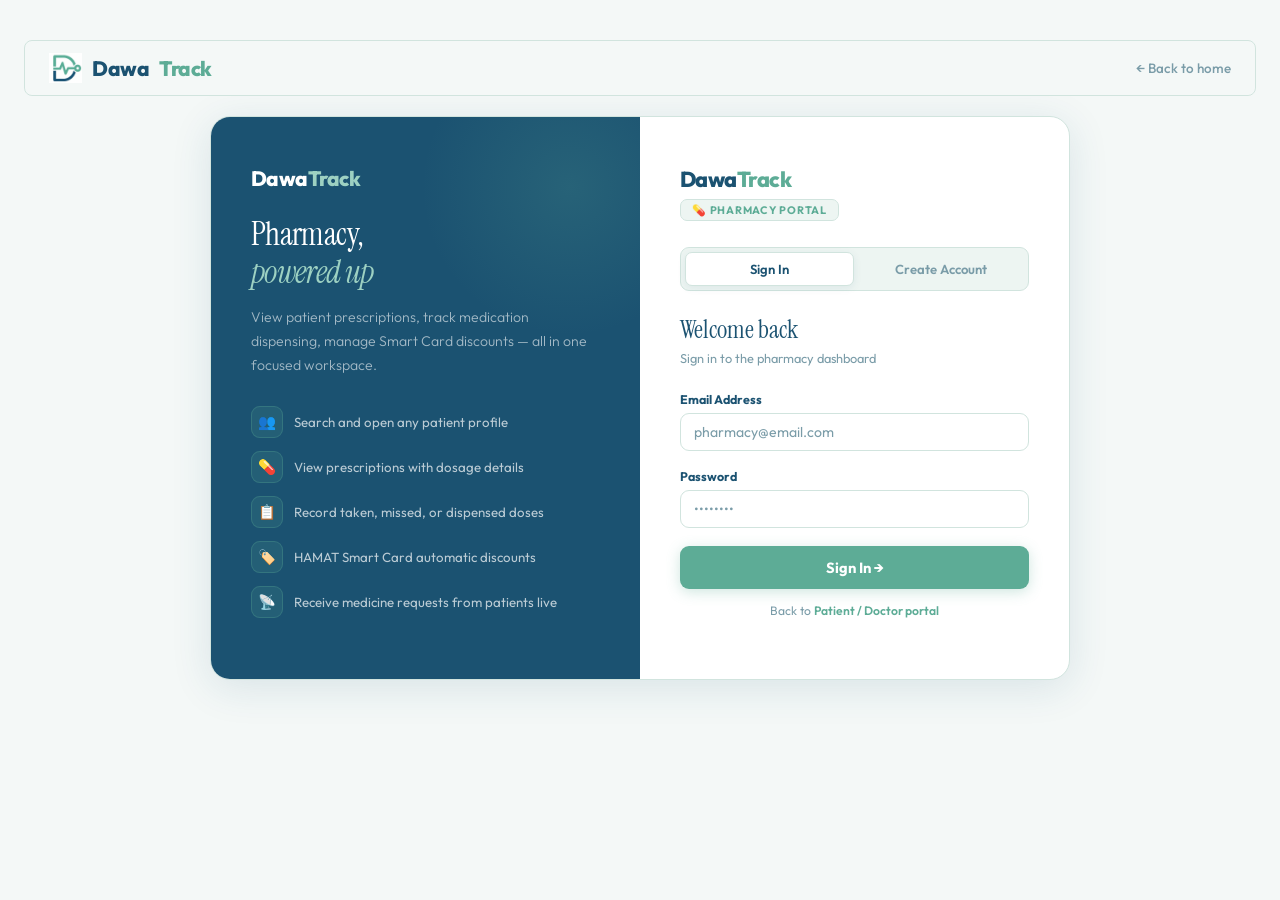
<file: pharmacy-dashboard.html>
<!doctype html>
<html lang="en">
  <head>
    <meta charset="UTF-8" />
    <meta name="viewport" content="width=device-width, initial-scale=1.0" />
    <title>Pharmacy Dashboard — DawaTrack</title>
    <link
      href="https://fonts.googleapis.com/css2?family=Instrument+Serif:ital@0;1&family=Outfit:wght@300;400;500;600;700;800&display=swap"
      rel="stylesheet"
    />
    <style>
      /*
    ══════════════════════════════════════════════════════════
    DAWATRACK · PHARMACY DASHBOARD  — embedded CSS + JS
    No :root block — every color is a literal value
    ──────────────────────────────────────────────────────────
    Page bg        #F4F8F7
    Surface        #FFFFFF
    Tinted surface #EDF5F2
    Deep ink       #0E1C28
    Body copy      #3A5563
    Muted          #7A9CA8
    Border         #D1E4DE
    Brand teal     #5DAC96
    Teal dark      #3D8F7A
    Teal shimmer   #9DD1C2
    Teal ultra-lt  #C8E9E1
    Brand navy     #1B5271
    Navy dark      #0E2E42
    Success green  #2DAF83
    Warning amber  #D98A2A
    Danger coral   #D94F4F
    Info blue      #3A8DC4
    ══════════════════════════════════════════════════════════
    */

      *,
      *::before,
      *::after {
        box-sizing: border-box;
        margin: 0;
        padding: 0;
      }
      html {
        scroll-behavior: smooth;
        font-size: 16px;
      }
      body {
        font-family: "Outfit", sans-serif;
        background: #f4f8f7;
        color: #0e1c28;
        min-height: 100vh;
        -webkit-font-smoothing: antialiased;
      }
      ::selection {
        background: #c8e9e1;
        color: #1b5271;
      }
      ::-webkit-scrollbar {
        width: 5px;
        height: 5px;
      }
      ::-webkit-scrollbar-track {
        background: #f4f8f7;
      }
      ::-webkit-scrollbar-thumb {
        background: #9dd1c2;
        border-radius: 10px;
      }
      ::-webkit-scrollbar-thumb:hover {
        background: #5dac96;
      }

      /* ── NAVBAR (login screen) ── */
      .portal-nav {
        background: rgba(244, 248, 247, 0.96);
        backdrop-filter: blur(20px);
        border-bottom: 1px solid #d1e4de;
        height: 64px;
        display: flex;
        align-items: center;
        padding: 0 32px;
        justify-content: space-between;
        position: sticky;
        top: 0;
        z-index: 100;
      }
      .portal-nav-brand {
        display: flex;
        align-items: center;
        gap: 10px;
        font-family: "Outfit", sans-serif;
        font-weight: 800;
        font-size: 1.3rem;
        color: #1b5271;
        text-decoration: none;
        letter-spacing: -0.025em;
      }
      .portal-nav-brand img {
        height: 30px;
        width: auto;
      }
      .portal-nav-brand .dot {
        color: #5dac96;
      }
      .portal-nav-back {
        font-size: 0.84rem;
        color: #7a9ca8;
        text-decoration: none;
        font-family: "Outfit", sans-serif;
        font-weight: 500;
        transition: color 0.18s;
      }
      .portal-nav-back:hover {
        color: #5dac96;
      }

      /* Login screen navbar classes (matching portal.html styling) */
      .login-nav {
        background: rgba(244, 248, 247, 0.96);
        backdrop-filter: blur(20px);
        border-bottom: 1px solid #d1e4de;
        height: 64px;
        display: flex;
        align-items: center;
        padding: 0 32px;
        justify-content: space-between;
        width: 100%;
      }
      .pharm-nav-brand {
        display: flex;
        align-items: center;
        gap: 10px;
        font-family: "Outfit", sans-serif;
        font-weight: 800;
        font-size: 1.3rem;
        color: #1b5271;
        text-decoration: none;
        letter-spacing: -0.025em;
      }
      .pharm-nav-brand img {
        height: 30px;
        width: auto;
      }
      .pharm-nav-brand .dot {
        color: #5dac96;
      }
      .login-nav-back {
        font-size: 0.84rem;
        color: #7a9ca8;
        text-decoration: none;
        font-family: "Outfit", sans-serif;
        font-weight: 500;
        transition: color 0.18s;
      }
      .login-nav-back:hover {
        color: #5dac96;
      }

      /* ── PH-NAV (dashboard navbar) ── */
      .ph-nav {
        background: rgba(244, 248, 247, 0.95);
        backdrop-filter: blur(20px);
        border-bottom: 1px solid #d1e4de;
        height: 56px;
        position: sticky;
        top: 0;
        z-index: 1000;
        display: flex;
        align-items: center;
        padding: 0 24px;
        gap: 16px;
      }
      .ph-brand {
        font-family: "Outfit", sans-serif;
        font-weight: 800;
        font-size: 1.3rem;
        color: #1b5271;
        letter-spacing: -0.025em;
        text-decoration: none;
        display: flex;
        align-items: center;
        gap: 8px;
        white-space: nowrap;
      }
      .ph-brand .dot {
        color: #5dac96;
      }
      .ph-pill {
        background: #edf5f2;
        border: 1px solid #d1e4de;
        border-radius: 8px;
        padding: 4px 12px;
        font-size: 0.7rem;
        font-weight: 700;
        color: #5dac96;
        letter-spacing: 0.07em;
        text-transform: uppercase;
      }
      .ph-nav-right {
        margin-left: auto;
        display: flex;
        align-items: center;
        gap: 10px;
      }
      .ph-user-chip {
        display: flex;
        align-items: center;
        gap: 9px;
        background: #ffffff;
        border: 1px solid #d1e4de;
        border-radius: 10px;
        padding: 7px 14px;
        cursor: default;
      }
      .ph-avatar {
        width: 30px;
        height: 30px;
        border-radius: 50%;
        background: linear-gradient(135deg, #5dac96, #1b5271);
        display: flex;
        align-items: center;
        justify-content: center;
        font-weight: 800;
        font-size: 0.7rem;
        color: #ffffff;
        flex-shrink: 0;
      }
      .ph-user-name {
        font-size: 0.82rem;
        font-weight: 700;
        color: #1b5271;
      }
      .ph-user-role {
        font-size: 0.68rem;
        color: #7a9ca8;
      }
      .btn-logout {
        background: none;
        border: 1.5px solid #d1e4de;
        border-radius: 9px;
        padding: 7px 16px;
        font-family: "Outfit", sans-serif;
        font-weight: 600;
        font-size: 0.8rem;
        color: #7a9ca8;
        cursor: pointer;
        transition: all 0.18s;
      }
      .btn-logout:hover {
        border-color: #d94f4f;
        color: #d94f4f;
        background: #fae8e8;
      }

      /* ── LAYOUT ── */
      .ph-layout {
        display: grid;
        grid-template-columns: 240px 1fr;
        min-height: calc(100vh - 64px);
      }

      /* ── SIDEBAR ── */
      .ph-sidebar {
        background: #ffffff;
        border-right: 1px solid #d1e4de;
        padding: 24px 14px;
        position: sticky;
        top: 64px;
        height: calc(100vh - 64px);
        overflow-y: auto;
        display: flex;
        flex-direction: column;
      }
      .ph-sb-logo {
        display: flex;
        align-items: center;
        gap: 9px;
        font-weight: 800;
        font-size: 1rem;
        color: #1b5271;
        margin-bottom: 28px;
        padding: 0 8px;
        letter-spacing: -0.02em;
      }
      .ph-sb-section {
        margin-bottom: 22px;
      }
      .ph-sb-lbl {
        font-size: 0.62rem;
        font-weight: 800;
        letter-spacing: 0.12em;
        text-transform: uppercase;
        color: #7a9ca8;
        margin-bottom: 6px;
        padding: 0 8px;
      }
      .ph-sb-link {
        display: flex;
        align-items: center;
        gap: 9px;
        padding: 9px 10px;
        border-radius: 9px;
        color: #3a5563;
        font-size: 0.85rem;
        font-weight: 500;
        cursor: pointer;
        border: none;
        background: none;
        width: 100%;
        text-align: left;
        font-family: "Outfit", sans-serif;
        transition: all 0.18s;
        margin-bottom: 2px;
        text-decoration: none;
      }
      .ph-sb-link:hover {
        background: #edf5f2;
        color: #1b5271;
      }
      .ph-sb-link.active {
        background: #edf5f2;
        color: #5dac96;
        font-weight: 600;
        border: 1px solid #d1e4de;
      }
      .ph-sb-link .ico {
        width: 17px;
        text-align: center;
        font-size: 0.9rem;
        flex-shrink: 0;
      }

      /* Requests badge on sidebar */
      .req-badge {
        background: #d94f4f;
        color: #ffffff;
        font-size: 0.6rem;
        font-weight: 800;
        border-radius: 100px;
        padding: 2px 7px;
        margin-left: auto;
      }

      /* Sidebar alert */
      .sb-alert {
        border-radius: 12px;
        padding: 14px;
        margin-top: auto;
      }
      .sb-alert-red {
        background: #fae8e8;
        border: 1px solid #f0bbbb;
      }
      .sb-alert-lbl {
        font-size: 0.6rem;
        font-weight: 800;
        letter-spacing: 0.09em;
        text-transform: uppercase;
        margin-bottom: 5px;
      }
      .sb-alert-red .sb-alert-lbl {
        color: #d94f4f;
      }
      .sb-alert-val {
        font-family: "Instrument Serif", serif;
        font-size: 2.3rem;
        line-height: 1;
        margin-bottom: 3px;
      }
      .sb-alert-red .sb-alert-val {
        color: #d94f4f;
      }
      .sb-alert-sub {
        font-size: 0.7rem;
        margin-bottom: 10px;
      }
      .sb-alert-red .sb-alert-sub {
        color: #b03030;
      }

      /* ── MAIN ── */
      .ph-main {
        background: #f4f8f7;
        padding: 28px;
        overflow-y: auto;
      }
      .ph-header {
        display: flex;
        align-items: flex-start;
        justify-content: space-between;
        margin-bottom: 24px;
        gap: 14px;
        flex-wrap: wrap;
      }
      .ph-page-title {
        font-family: "Instrument Serif", serif;
        font-weight: 400;
        font-size: 1.6rem;
        letter-spacing: -0.02em;
        color: #1b5271;
      }
      .ph-page-sub {
        font-size: 0.82rem;
        color: #7a9ca8;
        margin-top: 4px;
      }
      .date-chip {
        background: #ffffff;
        border: 1px solid #d1e4de;
        border-radius: 8px;
        padding: 7px 13px;
        font-size: 0.78rem;
        color: #3a5563;
        display: inline-flex;
        align-items: center;
        gap: 6px;
        font-weight: 500;
        white-space: nowrap;
      }

      /* ── KPI GRID ── */
      .kpi-grid {
        display: grid;
        grid-template-columns: repeat(auto-fit, minmax(170px, 1fr));
        gap: 14px;
        margin-bottom: 22px;
      }
      .kpi-card {
        background: #ffffff;
        border: 1px solid #d1e4de;
        border-radius: 14px;
        padding: 18px 20px;
        position: relative;
        overflow: hidden;
        transition: all 0.22s;
      }
      .kpi-card:hover {
        border-color: #9dd1c2;
        box-shadow: 0 6px 24px rgba(27, 82, 113, 0.1);
        transform: translateY(-2px);
      }
      .kpi-accent {
        position: absolute;
        top: 0;
        left: 0;
        right: 0;
        height: 3px;
      }
      .kpi-accent.teal {
        background: linear-gradient(90deg, #5dac96, #9dd1c2);
      }
      .kpi-accent.green {
        background: linear-gradient(90deg, #2daf83, #5dac96);
      }
      .kpi-accent.amber {
        background: linear-gradient(90deg, #d98a2a, #f0c070);
      }
      .kpi-accent.red {
        background: linear-gradient(90deg, #d94f4f, #f09090);
      }
      .kpi-accent.navy {
        background: linear-gradient(90deg, #1b5271, #5dac96);
      }
      .kpi-lbl {
        font-size: 0.67rem;
        font-weight: 700;
        color: #7a9ca8;
        letter-spacing: 0.05em;
        text-transform: uppercase;
        margin-bottom: 7px;
      }
      .kpi-val {
        font-family: "Instrument Serif", serif;
        font-size: 2rem;
        color: #1b5271;
        line-height: 1;
        margin-bottom: 5px;
      }
      .kpi-sub {
        font-size: 0.7rem;
        color: #7a9ca8;
      }

      /* ── PANEL ── */
      .panel {
        background: #ffffff;
        border: 1px solid #d1e4de;
        border-radius: 14px;
        overflow: hidden;
        margin-bottom: 18px;
      }
      .panel-hdr {
        padding: 16px 20px;
        border-bottom: 1px solid #d1e4de;
        display: flex;
        align-items: center;
        justify-content: space-between;
        gap: 12px;
        flex-wrap: wrap;
        background: #f4f8f7;
      }
      .panel-title {
        font-weight: 700;
        font-size: 0.92rem;
        color: #1b5271;
      }
      .panel-sub {
        font-size: 0.72rem;
        color: #7a9ca8;
        margin-top: 2px;
      }
      .panel-body {
        padding: 0;
      }

      /* ── TABS ── */
      .ph-tabs {
        display: flex;
        gap: 4px;
        background: #edf5f2;
        border: 1px solid #d1e4de;
        border-radius: 10px;
        padding: 4px;
        margin-bottom: 20px;
        flex-wrap: wrap;
      }
      .ph-tab {
        flex: none;
        padding: 8px 18px;
        border: none;
        border-radius: 7px;
        background: transparent;
        color: #7a9ca8;
        font-family: "Outfit", sans-serif;
        font-weight: 600;
        font-size: 0.82rem;
        cursor: pointer;
        transition: all 0.18s;
        white-space: nowrap;
      }
      .ph-tab.active {
        background: #ffffff;
        color: #1b5271;
        border: 1px solid #d1e4de;
        box-shadow: 0 2px 8px rgba(27, 82, 113, 0.08);
      }
      .ph-panel {
        display: none;
      }
      .ph-panel.active {
        display: block;
      }

      /* ── TABLE ── */
      .ph-table {
        width: 100%;
        border-collapse: collapse;
      }
      .ph-table th {
        font-size: 0.67rem;
        font-weight: 800;
        letter-spacing: 0.08em;
        text-transform: uppercase;
        color: #7a9ca8;
        padding: 11px 14px;
        border-bottom: 1.5px solid #d1e4de;
        background: #f4f8f7;
        text-align: left;
        white-space: nowrap;
      }
      .ph-table td {
        padding: 12px 14px;
        border-bottom: 1px solid #d1e4de;
        font-size: 0.85rem;
        color: #3a5563;
        vertical-align: middle;
      }
      .ph-table tr:last-child td {
        border-bottom: none;
      }
      .ph-table tr:hover td {
        background: #edf5f2;
        color: #1b5271;
      }

      /* ── BADGES ── */
      .badge {
        padding: 3px 10px;
        border-radius: 100px;
        font-size: 0.67rem;
        font-weight: 700;
        letter-spacing: 0.04em;
        display: inline-flex;
        align-items: center;
        gap: 4px;
      }
      .bg {
        background: #d5f3eb;
        color: #1e8a65;
        border: 1px solid #a8e4d0;
      }
      .ba {
        background: #fbf0dc;
        color: #a0620a;
        border: 1px solid #f0cc88;
      }
      .br {
        background: #fae0e0;
        color: #b03030;
        border: 1px solid #f0aaaa;
      }
      .bb {
        background: #dcf0fa;
        color: #1a6496;
        border: 1px solid #9dd0f0;
      }
      .bt {
        background: #c8e9e1;
        color: #2e7a65;
        border: 1px solid #9dd1c2;
      }
      .bn {
        background: #d4e4ee;
        color: #1b5271;
        border: 1px solid #9bbbd4;
      }
      .bgr {
        background: #edf5f2;
        color: #7a9ca8;
        border: 1px solid #d1e4de;
      }

      /* ── FORM CONTROLS ── */
      .f-label {
        font-size: 0.78rem;
        font-weight: 700;
        color: #1b5271;
        display: block;
        margin-bottom: 6px;
      }
      .f-input,
      .f-select,
      .f-textarea {
        width: 100%;
        background: #ffffff;
        border: 1.5px solid #d1e4de;
        border-radius: 9px;
        color: #0e1c28;
        font-family: "Outfit", sans-serif;
        font-size: 0.88rem;
        padding: 9px 13px;
        transition:
          border-color 0.2s,
          box-shadow 0.2s;
        appearance: none;
      }
      .f-input:focus,
      .f-select:focus,
      .f-textarea:focus {
        outline: none;
        border-color: #5dac96;
        box-shadow: 0 0 0 3px rgba(93, 172, 150, 0.13);
      }
      .f-input::placeholder,
      .f-textarea::placeholder {
        color: #7a9ca8;
      }
      .f-select option {
        background: #ffffff;
        color: #0e1c28;
      }
      .mb2 {
        margin-bottom: 14px;
      }
      .mb3 {
        margin-bottom: 18px;
      }
      .g2 {
        display: grid;
        grid-template-columns: 1fr 1fr;
        gap: 13px;
      }
      @media (max-width: 520px) {
        .g2 {
          grid-template-columns: 1fr;
        }
      }

      /* ── BUTTONS ── */
      .btn-t {
        background: #5dac96;
        color: #ffffff;
        border: none;
        padding: 9px 22px;
        border-radius: 9px;
        font-family: "Outfit", sans-serif;
        font-weight: 700;
        font-size: 0.85rem;
        cursor: pointer;
        transition:
          background 0.2s,
          transform 0.15s,
          box-shadow 0.2s;
        box-shadow: 0 3px 14px rgba(93, 172, 150, 0.3);
        display: inline-flex;
        align-items: center;
        gap: 7px;
      }
      .btn-t:hover {
        background: #3d8f7a;
        transform: translateY(-2px);
        box-shadow: 0 5px 22px rgba(93, 172, 150, 0.42);
      }
      .btn-n {
        background: #1b5271;
        color: #ffffff;
        border: none;
        padding: 9px 22px;
        border-radius: 9px;
        font-family: "Outfit", sans-serif;
        font-weight: 700;
        font-size: 0.85rem;
        cursor: pointer;
        transition:
          background 0.2s,
          transform 0.15s;
        box-shadow: 0 3px 14px rgba(27, 82, 113, 0.22);
        display: inline-flex;
        align-items: center;
        gap: 7px;
      }
      .btn-n:hover {
        background: #0e2e42;
        transform: translateY(-2px);
      }
      .btn-g {
        background: #ffffff;
        color: #1b5271;
        border: 1.5px solid #d1e4de;
        padding: 9px 20px;
        border-radius: 9px;
        font-family: "Outfit", sans-serif;
        font-weight: 600;
        font-size: 0.85rem;
        cursor: pointer;
        transition: all 0.18s;
        display: inline-flex;
        align-items: center;
        gap: 7px;
      }
      .btn-g:hover {
        border-color: #5dac96;
        background: #edf5f2;
      }
      .btn-sm {
        padding: 5px 12px;
        border-radius: 7px;
        font-family: "Outfit", sans-serif;
        font-weight: 700;
        font-size: 0.75rem;
        cursor: pointer;
        transition: all 0.18s;
        border: none;
        display: inline-flex;
        align-items: center;
        gap: 4px;
      }
      .bsm-t {
        background: #edf5f2;
        color: #5dac96;
        border: 1px solid #d1e4de;
      }
      .bsm-t:hover {
        background: #c8e9e1;
        border-color: #9dd1c2;
      }
      .bsm-r {
        background: #fae8e8;
        color: #d94f4f;
        border: 1px solid #f0aaaa;
      }
      .bsm-r:hover {
        background: #f0aaaa;
      }
      .bsm-n {
        background: #d4e4ee;
        color: #1b5271;
        border: 1px solid #9bbbd4;
      }
      .bsm-n:hover {
        background: #9bbbd4;
      }
      .w100 {
        width: 100%;
        justify-content: center;
      }

      /* ── SEARCH BAR ── */
      .srch-wrap {
        position: relative;
        flex: 1;
        min-width: 180px;
      }
      .srch-ico {
        position: absolute;
        left: 11px;
        top: 50%;
        transform: translateY(-50%);
        font-size: 0.83rem;
        color: #7a9ca8;
        pointer-events: none;
      }
      .srch-input {
        width: 100%;
        background: #ffffff;
        border: 1.5px solid #d1e4de;
        border-radius: 9px;
        color: #0e1c28;
        font-family: "Outfit", sans-serif;
        font-size: 0.85rem;
        padding: 8px 12px 8px 34px;
        transition:
          border-color 0.2s,
          box-shadow 0.2s;
      }
      .srch-input:focus {
        outline: none;
        border-color: #5dac96;
        box-shadow: 0 0 0 3px rgba(93, 172, 150, 0.12);
      }
      .srch-input::placeholder {
        color: #7a9ca8;
      }
      .toolbar {
        display: flex;
        align-items: center;
        gap: 10px;
        flex-wrap: wrap;
        margin-bottom: 14px;
      }

      /* ── MODAL ── */
      .ph-modal-ov {
        position: fixed;
        inset: 0;
        background: rgba(14, 28, 40, 0.44);
        backdrop-filter: blur(4px);
        z-index: 2000;
        display: flex;
        align-items: center;
        justify-content: center;
        padding: 24px;
        opacity: 0;
        pointer-events: none;
        transition: opacity 0.26s;
      }
      .ph-modal-ov.open {
        opacity: 1;
        pointer-events: all;
      }
      .ph-modal {
        background: #ffffff;
        border: 1px solid #d1e4de;
        border-radius: 18px;
        width: 100%;
        max-width: 540px;
        max-height: 90vh;
        overflow-y: auto;
        box-shadow: 0 24px 72px rgba(27, 82, 113, 0.2);
        transform: translateY(14px);
        transition: transform 0.26s cubic-bezier(0.4, 0.2, 0.2, 1);
      }
      .ph-modal-ov.open .ph-modal {
        transform: translateY(0);
      }
      .ph-modal-hdr {
        display: flex;
        align-items: center;
        justify-content: space-between;
        padding: 17px 22px;
        border-bottom: 1px solid #d1e4de;
        background: #f4f8f7;
        border-radius: 18px 18px 0 0;
      }
      .ph-modal-title {
        font-family: "Instrument Serif", serif;
        font-size: 1.2rem;
        color: #1b5271;
      }
      .ph-modal-close {
        width: 30px;
        height: 30px;
        border-radius: 50%;
        background: #ffffff;
        border: 1px solid #d1e4de;
        font-size: 0.85rem;
        color: #7a9ca8;
        cursor: pointer;
        display: flex;
        align-items: center;
        justify-content: center;
        transition: all 0.18s;
      }
      .ph-modal-close:hover {
        background: #fae8e8;
        border-color: #f0aaaa;
        color: #d94f4f;
      }
      .ph-modal-body {
        padding: 20px 22px;
      }
      .ph-modal-foot {
        padding: 13px 22px;
        border-top: 1px solid #d1e4de;
        display: flex;
        justify-content: flex-end;
        gap: 10px;
        background: #f4f8f7;
        border-radius: 0 0 18px 18px;
      }

      /* ── TOAST ── */
      .ph-toasts {
        position: fixed;
        bottom: 24px;
        right: 24px;
        z-index: 9999;
        display: flex;
        flex-direction: column;
        gap: 10px;
      }
      .ph-toast {
        background: #ffffff;
        border: 1px solid #d1e4de;
        border-radius: 11px;
        padding: 12px 17px;
        min-width: 270px;
        display: flex;
        align-items: center;
        gap: 10px;
        box-shadow: 0 6px 28px rgba(27, 82, 113, 0.13);
        animation: phIn 0.3s cubic-bezier(0.34, 1.56, 0.64, 1) both;
        font-family: "Outfit", sans-serif;
      }
      .ph-toast.s {
        border-left: 3px solid #2daf83;
      }
      .ph-toast.e {
        border-left: 3px solid #d94f4f;
      }
      .ph-toast.i {
        border-left: 3px solid #3a8dc4;
      }
      .ph-toast.w {
        border-left: 3px solid #d98a2a;
      }
      @keyframes phIn {
        from {
          opacity: 0;
          transform: translateX(16px);
        }
        to {
          opacity: 1;
          transform: translateX(0);
        }
      }

      /* ── PROFILE PANEL ── */
      .prof-header {
        background: linear-gradient(135deg, #1b5271, #0e2e42);
        padding: 28px 24px;
        border-radius: 14px;
        margin-bottom: 18px;
        color: #ffffff;
        position: relative;
        overflow: hidden;
      }
      .prof-header::before {
        content: "";
        position: absolute;
        width: 300px;
        height: 300px;
        border-radius: 50%;
        background: radial-gradient(
          circle,
          rgba(93, 172, 150, 0.18) 0%,
          transparent 70%
        );
        top: -100px;
        right: -80px;
        pointer-events: none;
      }
      .prof-avatar {
        width: 60px;
        height: 60px;
        border-radius: 50%;
        background: linear-gradient(135deg, #5dac96, #9dd1c2);
        display: flex;
        align-items: center;
        justify-content: center;
        font-weight: 800;
        font-size: 1.3rem;
        color: #ffffff;
        margin-bottom: 14px;
        flex-shrink: 0;
      }
      .prof-name {
        font-family: "Instrument Serif", serif;
        font-size: 1.6rem;
        color: #ffffff;
        margin-bottom: 4px;
      }
      .prof-meta {
        font-size: 0.82rem;
        color: #9dd1c2;
      }

      /* adherence bar inside profile */
      .adh-bar {
        height: 6px;
        border-radius: 100px;
        background: rgba(255, 255, 255, 0.15);
        overflow: hidden;
        margin-top: 8px;
      }
      .adh-fill {
        height: 100%;
        border-radius: 100px;
        transition: width 1.1s cubic-bezier(0.4, 0, 0.2, 1);
      }
      .adh-fill.hi {
        background: linear-gradient(90deg, #5dac96, #9dd1c2);
      }
      .adh-fill.md {
        background: linear-gradient(90deg, #d98a2a, #f0c070);
      }
      .adh-fill.lo {
        background: linear-gradient(90deg, #d94f4f, #f09090);
      }

      /* card info tile */
      .card-tile {
        background: rgba(255, 255, 255, 0.08);
        border: 1px solid rgba(255, 255, 255, 0.15);
        border-radius: 10px;
        padding: 10px 14px;
        text-align: center;
      }
      .card-tile-lbl {
        font-size: 0.6rem;
        font-weight: 700;
        letter-spacing: 0.07em;
        text-transform: uppercase;
        color: rgba(255, 255, 255, 0.55);
        margin-bottom: 4px;
      }
      .card-tile-val {
        font-size: 0.85rem;
        font-weight: 700;
        color: #ffffff;
      }

      /* ── ALERT BOX ── */
      .ph-alert {
        border-radius: 9px;
        padding: 11px 14px;
        font-size: 0.85rem;
        display: flex;
        gap: 9px;
        align-items: flex-start;
        margin-bottom: 14px;
      }
      .ph-alert.info {
        background: #dcf0fa;
        border: 1px solid #9dd0f0;
        color: #1a6496;
      }
      .ph-alert.warning {
        background: #fbf5e6;
        border: 1px solid #f0cc88;
        color: #a0620a;
      }
      .ph-alert.danger {
        background: #fae8e8;
        border: 1px solid #f0aaaa;
        color: #b03030;
      }
      .ph-alert.success {
        background: #d5f3eb;
        border: 1px solid #a8e4d0;
        color: #1e8a65;
      }

      /* ── LOGIN SCREEN ── */
      .login-wrap {
        min-height: 100vh;
        background: #f4f8f7;
        padding: 40px 24px;
      }
      .login-nav {
        background: rgba(244, 248, 247, 0.96);
        backdrop-filter: blur(20px);
        border: 1px solid #d1e4de;
        height: 56px;
        display: flex;
        align-items: center;
        padding: 0 24px;
        justify-content: space-between;
        border-radius: 8px;
        margin-bottom: 20px;
      }
      .login-panel {
        display: grid;
        grid-template-columns: 1fr 1fr;
        background: #ffffff;
        border: 1px solid #d1e4de;
        border-radius: 20px;
        overflow: hidden;
        box-shadow: 0 8px 40px rgba(27, 82, 113, 0.12);
        width: 100%;
        max-width: 860px;
        margin: 0 auto;
      }
      @media (max-width: 700px) {
        .login-panel {
          grid-template-columns: 1fr;
        }
        .login-left {
          display: none !important;
        }
      }
      .login-left {
        background: #1b5271;
        padding: 48px 40px;
        display: flex;
        flex-direction: column;
        justify-content: center;
        position: relative;
        overflow: hidden;
      }
      .login-left::before {
        content: "";
        position: absolute;
        width: 300px;
        height: 300px;
        border-radius: 50%;
        background: radial-gradient(
          circle,
          rgba(93, 172, 150, 0.18) 0%,
          transparent 70%
        );
        top: -80px;
        right: -80px;
        pointer-events: none;
      }
      .login-left h2 {
        font-family: "Instrument Serif", serif;
        font-weight: 400;
        font-size: 2rem;
        color: #ffffff;
        line-height: 1.2;
        margin-bottom: 14px;
        letter-spacing: -0.02em;
      }
      .login-left h2 em {
        font-style: italic;
        color: #9dd1c2;
      }
      .login-left p {
        color: rgba(255, 255, 255, 0.6);
        font-size: 0.88rem;
        line-height: 1.7;
        margin-bottom: 28px;
        font-weight: 300;
      }
      .login-feat {
        display: flex;
        align-items: center;
        gap: 11px;
        margin-bottom: 13px;
      }
      .login-feat-icon {
        width: 32px;
        height: 32px;
        border-radius: 9px;
        background: rgba(93, 172, 150, 0.15);
        border: 1px solid rgba(93, 172, 150, 0.28);
        display: flex;
        align-items: center;
        justify-content: center;
        font-size: 0.9rem;
        flex-shrink: 0;
      }
      .login-feat span {
        font-size: 0.83rem;
        color: rgba(255, 255, 255, 0.7);
      }
      .login-right {
        padding: 48px 40px;
      }
      .login-logo {
        font-family: "Outfit", sans-serif;
        font-weight: 800;
        font-size: 1.35rem;
        color: #1b5271;
        margin-bottom: 5px;
        letter-spacing: -0.025em;
      }
      .login-logo span {
        color: #5dac96;
      }
      .login-badge {
        display: inline-block;
        background: #edf5f2;
        border: 1px solid #d1e4de;
        border-radius: 7px;
        padding: 3px 11px;
        font-size: 0.68rem;
        font-weight: 700;
        color: #5dac96;
        letter-spacing: 0.07em;
        text-transform: uppercase;
        margin-bottom: 26px;
      }
      .login-title {
        font-family: "Instrument Serif", serif;
        font-size: 1.55rem;
        color: #1b5271;
        margin-bottom: 4px;
      }
      .login-sub {
        font-size: 0.8rem;
        color: #7a9ca8;
        margin-bottom: 26px;
      }
      .tab-row {
        display: flex;
        gap: 4px;
        background: #edf5f2;
        border: 1px solid #d1e4de;
        border-radius: 9px;
        padding: 4px;
        margin-bottom: 22px;
      }
      .t-btn {
        flex: 1;
        padding: 8px 12px;
        border: none;
        border-radius: 7px;
        background: transparent;
        color: #7a9ca8;
        font-family: "Outfit", sans-serif;
        font-weight: 600;
        font-size: 0.82rem;
        cursor: pointer;
        transition: all 0.18s;
      }
      .t-btn.active {
        background: #ffffff;
        color: #1b5271;
        border: 1px solid #d1e4de;
        box-shadow: 0 2px 8px rgba(27, 82, 113, 0.08);
      }
      .t-panel {
        display: none;
      }
      .t-panel.active {
        display: block;
      }

      /* ── DISPENSE LOG ENTRY ── */
      .disp-entry {
        padding: 14px 18px;
        border-bottom: 1px solid #d1e4de;
        display: flex;
        align-items: flex-start;
        gap: 13px;
        transition: background 0.18s;
      }
      .disp-entry:hover {
        background: #edf5f2;
      }
      .disp-entry:last-child {
        border-bottom: none;
      }
      .disp-icon {
        width: 38px;
        height: 38px;
        border-radius: 10px;
        display: flex;
        align-items: center;
        justify-content: center;
        font-size: 1.1rem;
        flex-shrink: 0;
      }

      /* ── RESPONSIVE ── */
      @media (max-width: 900px) {
        .ph-layout {
          grid-template-columns: 1fr;
        }
        .ph-sidebar {
          display: none;
        }
        .ph-main {
          padding: 16px;
        }
      }
      @media (max-width: 768px) {
        .ph-main {
          padding: 12px;
        }
        /* Mobile tab bar */
        .mobile-tab-bar {
          display: flex;
          gap: 6px;
          padding: 6px 2px 10px;
          margin: 0 0 16px;
          flex-wrap: wrap;
          justify-content: center;
        }
        .mobile-tab-bar::-webkit-scrollbar {
          display: none;
        }
        .mobile-tab-btn {
          flex: 0 0 auto;
          padding: 7px 14px;
          border-radius: 18px;
          border: 1.5px solid #d1e4de;
          background: #ffffff;
          color: #7a9ca8;
          font-family: "Outfit", sans-serif;
          font-weight: 600;
          font-size: 0.76rem;
          cursor: pointer;
          white-space: nowrap;
          transition: all 0.18s ease;
        }
        .mobile-tab-btn.active {
          background: #edf5f2;
          color: #1b5271;
          border-color: #5dac96;
          font-weight: 700;
        }
        .kpi-grid {
          grid-template-columns: repeat(2, 1fr);
        }
      }
    </style>
  </head>
  <body>
    <!-- ══ LOGIN SCREEN ══════════════════════════════════════ -->
    <div id="loginScreen" class="login-wrap">
      <!-- Navbar (logo on left, back to home on right) -->
      <nav class="login-nav">
        <a href="index.html" class="pharm-nav-brand">
          <img src="logo.png" alt="" /> Dawa<span class="dot">Track</span>
        </a>
        <a href="index.html" class="login-nav-back">← Back to home</a>
      </nav>

      <div class="login-panel">
        <!-- Left branding -->
        <div class="login-left">
          <div
            style="
              font-family: &quot;Outfit&quot;, sans-serif;
              font-weight: 800;
              font-size: 1.3rem;
              color: #ffffff;
              margin-bottom: 24px;
              letter-spacing: -0.025em;
            "
          >
            Dawa<span style="color: #9dd1c2">Track</span>
          </div>
          <h2>Pharmacy,<br /><em>powered up</em></h2>
          <p>
            View patient prescriptions, track medication dispensing, manage
            Smart Card discounts — all in one focused workspace.
          </p>
          <div class="login-feat">
            <div class="login-feat-icon">👥</div>
            <span>Search and open any patient profile</span>
          </div>
          <div class="login-feat">
            <div class="login-feat-icon">💊</div>
            <span>View prescriptions with dosage details</span>
          </div>
          <div class="login-feat">
            <div class="login-feat-icon">📋</div>
            <span>Record taken, missed, or dispensed doses</span>
          </div>
          <div class="login-feat">
            <div class="login-feat-icon">🏷️</div>
            <span>HAMAT Smart Card automatic discounts</span>
          </div>
          <div class="login-feat">
            <div class="login-feat-icon">📡</div>
            <span>Receive medicine requests from patients live</span>
          </div>
        </div>

        <!-- Right form -->
        <div class="login-right">
          <div class="login-logo">Dawa<span>Track</span></div>
          <div class="login-badge">💊 Pharmacy Portal</div>

          <div class="tab-row">
            <button
              class="t-btn active"
              onclick="switchLoginTab('tl-login', this)"
            >
              Sign In
            </button>
            <button class="t-btn" onclick="switchLoginTab('tl-register', this)">
              Create Account
            </button>
          </div>

          <!-- Sign In -->
          <div id="tl-login" class="t-panel active">
            <div class="login-title">Welcome back</div>
            <div class="login-sub">Sign in to the pharmacy dashboard</div>
            <div class="mb3">
              <label class="f-label">Email Address</label>
              <input
                type="email"
                id="loginEmail"
                class="f-input"
                placeholder="pharmacy@email.com"
              />
            </div>
            <div class="mb3">
              <label class="f-label">Password</label>
              <input
                type="password"
                id="loginPass"
                class="f-input"
                placeholder="••••••••"
                onkeydown="if (event.key === 'Enter') handlePhLogin();"
              />
            </div>
            <button
              class="btn-t w100"
              onclick="handlePhLogin()"
              style="padding: 12px; font-size: 0.92rem"
            >
              Sign In →
            </button>
            <p
              style="
                margin-top: 14px;
                text-align: center;
                font-size: 0.76rem;
                color: #7a9ca8;
              "
            >
              Back to
              <a
                href="portal.html"
                style="color: #5dac96; font-weight: 600; text-decoration: none"
                >Patient / Doctor portal</a
              >
            </p>
          </div>

          <!-- Create Account -->
          <div id="tl-register" class="t-panel">
            <div class="login-title">Create pharmacy account</div>
            <div class="login-sub">
              Use access code PH2026 to register as a pharmacist
            </div>
            <div class="mb3">
              <label class="f-label">Full Name *</label
              ><input
                type="text"
                id="regName"
                class="f-input"
                placeholder="Purity Wanjiru"
              />
            </div>
            <div class="mb3">
              <label class="f-label">Pharmacy / Branch Name *</label
              ><input
                type="text"
                id="regBranch"
                class="f-input"
                placeholder="HAMAT Pharmacy – Ruiru Branch"
              />
            </div>
            <div class="mb3">
              <label class="f-label">Email Address *</label
              ><input
                type="email"
                id="regEmail"
                class="f-input"
                placeholder="purity@hamatpharmacy.com"
              />
            </div>
            <div class="mb3">
              <label class="f-label">Phone Number</label
              ><input
                type="tel"
                id="regPhone"
                class="f-input"
                placeholder="+254 7xx xxx xxx"
              />
            </div>
            <div class="g2">
              <div class="mb3">
                <label class="f-label">Password *</label
                ><input
                  type="password"
                  id="regPass"
                  class="f-input"
                  placeholder="Min 6 chars"
                />
              </div>
              <div class="mb3">
                <label class="f-label">Access Code *</label
                ><input
                  type="text"
                  id="regCode"
                  class="f-input"
                  placeholder="PH2026"
                />
              </div>
            </div>
            <button
              class="btn-t w100"
              onclick="handlePhRegister()"
              style="padding: 12px; font-size: 0.92rem"
            >
              Create Account →
            </button>
          </div>
        </div>
      </div>
    </div>

    <!-- ══ MAIN DASHBOARD (hidden until logged in) ═════════ -->
    <div id="dashScreen" style="display: none">
      <!-- NAVBAR -->
      <nav class="ph-nav">
        <a href="index.html" class="ph-brand">DawaTrack</a>
        <div class="ph-pill">💊 Pharmacy</div>
        <div class="ph-nav-right">
          <div class="ph-user-chip">
            <div class="ph-avatar" id="navAvatar">PH</div>
            <div>
              <div class="ph-user-name" id="navName">—</div>
              <div class="ph-user-role" id="navBranch">Pharmacist</div>
            </div>
          </div>
        </div>
      </nav>

      <!-- LAYOUT -->
      <div class="ph-layout">
        <!-- SIDEBAR -->
        <aside class="ph-sidebar">
          <div class="ph-sb-logo"><span>💊</span> Pharmacy</div>

          <div class="ph-sb-section">
            <div class="ph-sb-lbl">Core</div>
            <button
              class="ph-sb-link active"
              onclick="showPanel('p-overview', this)"
            >
              <span class="ico">📊</span> Overview
            </button>
            <button class="ph-sb-link" onclick="showPanel('p-search', this)">
              <span class="ico">🔍</span> Patient Search
            </button>
            <button class="ph-sb-link" onclick="showPanel('p-requests', this)">
              <span class="ico">📬</span> Patient Requests
              <span class="req-badge" id="reqBadge" style="display: none"
                >0</span
              >
            </button>
            <button class="ph-sb-link" onclick="showPanel('p-log', this)">
              <span class="ico">📋</span> Dispensing Log
            </button>
          </div>

          <div class="ph-sb-section">
            <div class="ph-sb-lbl">HAMAT Card</div>
            <button class="ph-sb-link" onclick="showPanel('p-card', this)">
              <span class="ico">🏷️</span> Smart Card Discounts
            </button>
          </div>

          <div class="ph-sb-section">
            <div class="ph-sb-lbl">Account</div>
            <button class="ph-sb-link" onclick="handlePhLogout()">
              <span class="ico">🚪</span> Sign Out
            </button>
          </div>

          <!-- Pending requests alert -->
          <div class="sb-alert sb-alert-red" id="sbAlertReq">
            <div class="sb-alert-lbl">📬 Pending Requests</div>
            <div class="sb-alert-val" id="sbReqCount">0</div>
            <div class="sb-alert-sub">medicine refill requests</div>
            <button
              onclick="showPanel('p-requests', null)"
              style="
                width: 100%;
                background: #d94f4f;
                border: none;
                color: #ffffff;
                border-radius: 7px;
                padding: 7px;
                font-size: 0.76rem;
                font-family: &quot;Outfit&quot;, sans-serif;
                font-weight: 700;
                cursor: pointer;
              "
            >
              Review →
            </button>
          </div>
        </aside>

        <!-- MAIN -->
        <main class="ph-main">
          <!-- Mobile tab bar (hidden on desktop) -->
          <div class="mobile-tab-bar" style="display: none">
            <button
              class="mobile-tab-btn active"
              onclick="showPanel('p-overview', this)"
            >
              📊 Overview
            </button>
            <button
              class="mobile-tab-btn"
              onclick="showPanel('p-search', this)"
            >
              🔍 Search
            </button>
            <button
              class="mobile-tab-btn"
              onclick="showPanel('p-requests', this)"
            >
              💬 Requests
            </button>
            <button class="mobile-tab-btn" onclick="showPanel('p-log', this)">
              📋 Log
            </button>
            <button class="mobile-tab-btn" onclick="showPanel('p-card', this)">
              🏷️ Smart Card
            </button>
            <button class="mobile-tab-btn" onclick="handlePhLogout()">
              🚪 Logout
            </button>
          </div>

          <!-- Header -->
          <div class="ph-header">
            <div>
              <div class="ph-page-title" id="pageTitle">Overview</div>
              <div class="ph-page-sub" id="pageSub">
                Today's pharmacy activity
              </div>
            </div>
            <div
              style="
                display: flex;
                gap: 10px;
                flex-wrap: wrap;
                align-items: center;
              "
            >
              <div class="date-chip">📅 <strong id="todayDate"></strong></div>
              <button class="btn-t" onclick="openDispenseModal()">
                + Dispense Medicine
              </button>
            </div>
          </div>

          <!-- ═══ PANEL: OVERVIEW ═══ -->
          <div id="p-overview" class="ph-panel active">
            <div class="kpi-grid">
              <div class="kpi-card">
                <div class="kpi-accent teal"></div>
                <div class="kpi-lbl">Patients Served Today</div>
                <div class="kpi-val" id="k-today">—</div>
                <div class="kpi-sub">dispensing events</div>
              </div>
              <div class="kpi-card">
                <div class="kpi-accent green"></div>
                <div class="kpi-lbl">Total Dispensed</div>
                <div class="kpi-val" id="k-total">—</div>
                <div class="kpi-sub">all time</div>
              </div>
              <div class="kpi-card">
                <div class="kpi-accent amber"></div>
                <div class="kpi-lbl">Pending Requests</div>
                <div class="kpi-val" id="k-req">—</div>
                <div class="kpi-sub">from patients</div>
              </div>
              <div class="kpi-card">
                <div class="kpi-accent navy"></div>
                <div class="kpi-lbl">Smart Card Patients</div>
                <div class="kpi-val" id="k-sc">—</div>
                <div class="kpi-sub">HAMAT card holders</div>
              </div>
            </div>

            <!-- Live request feed -->
            <div class="panel">
              <div class="panel-hdr">
                <div>
                  <div class="panel-title">📬 Live Patient Requests</div>
                  <div class="panel-sub">
                    Medicine refill requests — updates every 5 seconds
                  </div>
                </div>
                <div
                  style="
                    display: flex;
                    align-items: center;
                    gap: 6px;
                    font-size: 0.73rem;
                    color: #2daf83;
                    font-weight: 600;
                  "
                >
                  <div
                    style="
                      width: 7px;
                      height: 7px;
                      border-radius: 50%;
                      background: #2daf83;
                      animation: phIn 2s ease infinite;
                    "
                  ></div>
                  Live
                </div>
              </div>
              <div
                class="panel-body"
                id="overviewRequests"
                style="max-height: 320px; overflow-y: auto"
              ></div>
            </div>

            <!-- Recent dispensing -->
            <div class="panel">
              <div class="panel-hdr">
                <div>
                  <div class="panel-title">Recent Dispensing Activity</div>
                  <div class="panel-sub">Last 8 dispensing events</div>
                </div>
                <button class="btn-sm bsm-t" onclick="showPanel('p-log', null)">
                  Full Log →
                </button>
              </div>
              <div class="panel-body" style="overflow-x: auto">
                <table class="ph-table" id="recentDispTable">
                  <thead>
                    <tr>
                      <th>Patient</th>
                      <th>Medicine</th>
                      <th>Dosage</th>
                      <th>Qty</th>
                      <th>Status</th>
                      <th>Smart Card</th>
                      <th>Time</th>
                    </tr>
                  </thead>
                  <tbody id="recentDispBody"></tbody>
                </table>
              </div>
            </div>
          </div>

          <!-- ═══ PANEL: PATIENT SEARCH ═══ -->
          <div id="p-search" class="ph-panel">
            <div class="toolbar">
              <div class="srch-wrap">
                <span class="srch-ico">🔍</span>
                <input
                  type="text"
                  class="srch-input"
                  id="patSearchInput"
                  placeholder="Search by name, ID or email…"
                  oninput="searchPatients()"
                />
              </div>
            </div>

            <div class="ph-alert info">
              <span>💡</span>
              <div>
                Search for a patient to view their full prescription history,
                medication log, dosage details, and update their dose status.
              </div>
            </div>

            <!-- Search results -->
            <div id="searchResults">
              <div
                style="
                  text-align: center;
                  padding: 48px 20px;
                  background: #ffffff;
                  border: 1px solid #d1e4de;
                  border-radius: 14px;
                "
              >
                <div style="font-size: 3rem; margin-bottom: 14px">🔍</div>
                <div
                  style="font-weight: 700; color: #1b5271; margin-bottom: 6px"
                >
                  Search for a patient
                </div>
                <p style="font-size: 0.85rem; color: #7a9ca8">
                  Type a name, ID, or email above to find patient records.
                </p>
              </div>
            </div>

            <!-- Patient profile (shown after clicking a result) -->
            <div
              id="patientProfile"
              style="display: none; margin-top: 18px"
            ></div>
          </div>

          <!-- ═══ PANEL: PATIENT REQUESTS ═══ -->
          <div id="p-requests" class="ph-panel">
            <div class="ph-alert warning">
              <span>⚠</span>
              <div>
                These are <strong>medicine-out requests</strong> submitted by
                patients from their dashboard. Reply with availability and
                pricing to help them get their medication.
              </div>
            </div>
            <div class="panel">
              <div class="panel-hdr">
                <div>
                  <div class="panel-title">📬 All Patient Requests</div>
                  <div class="panel-sub" id="reqCount">Loading…</div>
                </div>
                <div style="display: flex; gap: 8px; flex-wrap: wrap">
                  <button
                    class="btn-sm bsm-t active"
                    id="rf-all"
                    onclick="filterReqs('all', this)"
                  >
                    All
                  </button>
                  <button
                    class="btn-sm bsm-t"
                    id="rf-pending"
                    onclick="filterReqs('pending', this)"
                  >
                    Pending
                  </button>
                  <button
                    class="btn-sm bsm-t"
                    id="rf-done"
                    onclick="filterReqs('fulfilled', this)"
                  >
                    Fulfilled
                  </button>
                </div>
              </div>
              <div
                class="panel-body"
                id="reqListBody"
                style="max-height: 600px; overflow-y: auto"
              ></div>
            </div>
          </div>

          <!-- ═══ PANEL: DISPENSING LOG ═══ -->
          <div id="p-log" class="ph-panel">
            <div class="toolbar">
              <div class="srch-wrap">
                <span class="srch-ico">🔍</span
                ><input
                  type="text"
                  class="srch-input"
                  id="logSearch"
                  placeholder="Search patient or medicine…"
                  oninput="renderDispLog()"
                />
              </div>
            </div>
            <div class="panel">
              <div class="panel-hdr">
                <div>
                  <div class="panel-title">Full Dispensing Log</div>
                  <div class="panel-sub" id="logCount">All records</div>
                </div>
              </div>
              <div class="panel-body" style="overflow-x: auto">
                <table class="ph-table">
                  <thead>
                    <tr>
                      <th>Time</th>
                      <th>Patient</th>
                      <th>Medicine</th>
                      <th>Dosage</th>
                      <th>Qty</th>
                      <th>Status Logged</th>
                      <th>Smart Card</th>
                      <th>Discount</th>
                      <th>Pharmacist</th>
                    </tr>
                  </thead>
                  <tbody id="logBody"></tbody>
                </table>
              </div>
            </div>
          </div>

          <!-- ═══ PANEL: SMART CARD DISCOUNTS ═══ -->
          <div id="p-card" class="ph-panel">
            <div class="kpi-grid" style="grid-template-columns: repeat(3, 1fr)">
              <div class="kpi-card">
                <div class="kpi-accent teal"></div>
                <div class="kpi-lbl">Card Holders Served</div>
                <div class="kpi-val" id="sc-served">—</div>
                <div class="kpi-sub">all time</div>
              </div>
              <div class="kpi-card">
                <div class="kpi-accent green"></div>
                <div class="kpi-lbl">Total Discount Given</div>
                <div class="kpi-val" id="sc-disc">—</div>
                <div class="kpi-sub">KSh saved by patients</div>
              </div>
              <div class="kpi-card">
                <div class="kpi-accent navy"></div>
                <div class="kpi-lbl">Transactions</div>
                <div class="kpi-val" id="sc-txn">—</div>
                <div class="kpi-sub">card-used visits</div>
              </div>
            </div>
            <div class="panel">
              <div class="panel-hdr">
                <div>
                  <div class="panel-title">HAMAT Smart Card Discount Tiers</div>
                  <div class="panel-sub">
                    Applied automatically at dispensing
                  </div>
                </div>
              </div>
              <div class="panel-body" style="overflow-x: auto">
                <table class="ph-table">
                  <thead>
                    <tr>
                      <th>Plan</th>
                      <th>Card Code</th>
                      <th>Pharmacy Discount</th>
                      <th>Free Consultations</th>
                      <th>How to Verify</th>
                    </tr>
                  </thead>
                  <tbody>
                    <tr>
                      <td>
                        <strong style="color: #1b5271">Basic Rider</strong>
                      </td>
                      <td><span class="badge bt">HMT-BAS</span></td>
                      <td>
                        <span
                          style="
                            font-weight: 700;
                            color: #5dac96;
                            font-size: 1rem;
                          "
                          >10%</span
                        >
                      </td>
                      <td style="color: #7a9ca8">None</td>
                      <td style="font-size: 0.8rem; color: #3a5563">
                        Scan barcode on card back
                      </td>
                    </tr>
                    <tr>
                      <td>
                        <strong style="color: #1b5271">Plus Rider</strong>
                      </td>
                      <td><span class="badge bn">HMT-PLU</span></td>
                      <td>
                        <span
                          style="
                            font-weight: 700;
                            color: #5dac96;
                            font-size: 1rem;
                          "
                          >20%</span
                        >
                      </td>
                      <td>1 / month</td>
                      <td style="font-size: 0.8rem; color: #3a5563">
                        Scan barcode on card back
                      </td>
                    </tr>
                    <tr>
                      <td>
                        <strong style="color: #1b5271">Family Plan</strong>
                      </td>
                      <td><span class="badge bg">HMT-FAM</span></td>
                      <td>
                        <span
                          style="
                            font-weight: 700;
                            color: #2daf83;
                            font-size: 1rem;
                          "
                          >30%</span
                        >
                      </td>
                      <td>2 / month</td>
                      <td style="font-size: 0.8rem; color: #3a5563">
                        Scan barcode on card back
                      </td>
                    </tr>
                  </tbody>
                </table>
              </div>
            </div>
          </div>
        </main>
      </div>
    </div>

    <!-- ═══ DISPENSE MODAL ════════════════════════════════ -->
    <div class="ph-modal-ov" id="dispModal">
      <div class="ph-modal">
        <div class="ph-modal-hdr">
          <div class="ph-modal-title">💊 Dispense Medicine</div>
          <button class="ph-modal-close" onclick="closeModal('dispModal')">
            ✕
          </button>
        </div>
        <div class="ph-modal-body">
          <div class="g2">
            <div class="mb2">
              <label class="f-label">Patient Name *</label
              ><input
                type="text"
                id="d-patient"
                class="f-input"
                placeholder="e.g. Alice Kamau"
              />
            </div>
            <div class="mb2">
              <label class="f-label">Patient ID</label
              ><input
                type="text"
                id="d-pid"
                class="f-input"
                placeholder="e.g. p_self"
              />
            </div>
          </div>
          <div class="mb2">
            <label class="f-label">Medicine Name *</label
            ><input
              type="text"
              id="d-medicine"
              class="f-input"
              placeholder="e.g. Metformin 500mg"
            />
          </div>
          <div class="g2">
            <div class="mb2">
              <label class="f-label">Dosage / Strength *</label
              ><input
                type="text"
                id="d-dosage"
                class="f-input"
                placeholder="e.g. 500mg"
              />
            </div>
            <div class="mb2">
              <label class="f-label">Quantity</label
              ><input
                type="number"
                id="d-qty"
                class="f-input"
                placeholder="e.g. 30"
                min="1"
                value="30"
              />
            </div>
          </div>
          <div class="mb2">
            <label class="f-label">Dose Status Recorded</label>
            <select id="d-status" class="f-input" style="cursor: pointer">
              <option value="dispensed">✅ Dispensed — given to patient</option>
              <option value="taken">✓ Taken — patient confirms took</option>
              <option value="missed">✗ Missed — patient missed dose</option>
              <option value="pending">⏳ Pending — awaiting pickup</option>
            </select>
          </div>
          <div class="mb2">
            <label class="f-label">HAMAT Smart Card</label>
            <select
              id="d-card"
              class="f-input"
              style="cursor: pointer"
              onchange="updateDiscPreview()"
            >
              <option value="none">No card</option>
              <option value="HMT-BAS">Basic Rider — 10% off</option>
              <option value="HMT-PLU">Plus Rider — 20% off</option>
              <option value="HMT-FAM">Family Plan — 30% off</option>
            </select>
          </div>
          <div
            id="discPreview"
            style="
              display: none;
              background: #edf5f2;
              border: 1px solid #9dd1c2;
              border-radius: 9px;
              padding: 11px 14px;
              margin-bottom: 12px;
            "
          >
            <div
              style="
                font-size: 0.65rem;
                font-weight: 800;
                letter-spacing: 0.07em;
                text-transform: uppercase;
                color: #5dac96;
                margin-bottom: 4px;
              "
            >
              Smart Card Discount Applied
            </div>
            <div
              id="discPreviewText"
              style="font-size: 0.875rem; font-weight: 700; color: #1b5271"
            ></div>
          </div>
          <div class="mb2">
            <label class="f-label">Notes</label
            ><textarea
              id="d-notes"
              class="f-input"
              rows="2"
              placeholder="Special instructions, allergies, side effects…"
            ></textarea>
          </div>
        </div>
        <div class="ph-modal-foot">
          <button class="btn-g" onclick="closeModal('dispModal')">
            Cancel
          </button>
          <button class="btn-t" onclick="submitDispense()">
            💊 Record &amp; Log
          </button>
        </div>
      </div>
    </div>

    <!-- Reply to patient request modal -->
    <div class="ph-modal-ov" id="replyModal">
      <div class="ph-modal">
        <div class="ph-modal-hdr">
          <div class="ph-modal-title">💬 Reply to Patient Request</div>
          <button class="ph-modal-close" onclick="closeModal('replyModal')">
            ✕
          </button>
        </div>
        <div class="ph-modal-body">
          <div
            id="replyReqDetails"
            style="
              background: #edf5f2;
              border: 1px solid #d1e4de;
              border-radius: 10px;
              padding: 14px;
              margin-bottom: 16px;
            "
          ></div>
          <div class="mb2">
            <label class="f-label">Your Reply to Patient *</label
            ><textarea
              id="replyText"
              class="f-input"
              rows="4"
              placeholder="e.g. We have Metformin 500mg in stock — 30 tablets at KSh 240. Come in today or we can arrange delivery. Call +254 721 600 700."
            ></textarea>
          </div>
          <div class="mb2">
            <label class="f-label">Mark Request As</label>
            <select id="replyStatus" class="f-input" style="cursor: pointer">
              <option value="replied">Replied — waiting for patient</option>
              <option value="fulfilled">Fulfilled — medicine dispensed</option>
              <option value="unavailable">Unavailable — out of stock</option>
            </select>
          </div>
          <input type="hidden" id="replyReqId" />
        </div>
        <div class="ph-modal-foot">
          <button class="btn-g" onclick="closeModal('replyModal')">
            Cancel
          </button>
          <button class="btn-t" onclick="submitReply()">📤 Send Reply</button>
        </div>
      </div>
    </div>

    <!-- Toast container -->
    <div class="ph-toasts" id="phToasts"></div>

    <!-- ══ JAVASCRIPT ════════════════════════════════════════ -->
    <script src="script.js?v=20260820"></script>
    <script>
      "use strict";

      /* ─── Session — reuses the same JWT/session helpers as the rest of
   DawaTrack (getToken/setToken/api/etc. all come from script.js) ─── */
      function getPhSession() {
        const u = getCachedUser();
        return u
          ? {
              id: u.id,
              name: u.name,
              email: u.email,
              branch: u.hospital || "Pharmacy",
            }
          : null;
      }
      function clearPhSession() {
        clearToken();
        clearCachedUser();
      }

      /* ─── Helpers ─────────────────────────────────────────── */
      function fmtTS(iso) {
        if (!iso) return "—";
        const d = new Date(iso);
        return (
          d.toLocaleDateString("en-KE", { day: "numeric", month: "short" }) +
          " " +
          d.toLocaleTimeString("en-KE", { hour: "2-digit", minute: "2-digit" })
        );
      }
      function fmtDate(str) {
        if (!str) return "—";
        return new Date(str + "T00:00:00").toLocaleDateString("en-KE", {
          day: "numeric",
          month: "short",
          year: "numeric",
        });
      }
      function timeAgo(iso) {
        const diff = (Date.now() - new Date(iso)) / 1000;
        if (diff < 60) return "just now";
        if (diff < 3600) return Math.floor(diff / 60) + "m ago";
        if (diff < 86400) return Math.floor(diff / 3600) + "h ago";
        return Math.floor(diff / 86400) + "d ago";
      }
      function cardBadge(card) {
        if (!card || card === "none")
          return '<span class="badge bgr">No card</span>';
        const m = {
          "HMT-BAS": "bt HMT-BAS 10%",
          "HMT-PLU": "bn HMT-PLU 20%",
          "HMT-FAM": "bg HMT-FAM 30%",
        };
        const parts = (m[card] || "bgr " + card).split(" ");
        return `<span class="badge ${parts[0]}">💳 ${parts.slice(1).join(" ")}</span>`;
      }
      function statusBadge(s) {
        const m = {
          dispensed: "bg ✓ Dispensed",
          taken: "bg ✓ Taken",
          missed: "br ✗ Missed",
          pending: "ba ⏳ Pending",
          fulfilled: "bg ✓ Fulfilled",
          replied: "bb 💬 Replied",
          unavailable: "br ✗ Unavailable",
        };
        const parts = (m[s] || "bgr " + s).split(" ");
        return `<span class="badge ${parts[0]}">${parts.slice(1).join(" ")}</span>`;
      }
      function discPct(card) {
        if (card === "HMT-BAS") return 10;
        if (card === "HMT-PLU") return 20;
        if (card === "HMT-FAM") return 30;
        return 0;
      }
      function adherenceRate(logs) {
        if (!logs.length) return 0;
        return Math.round(
          (logs.filter((l) => l.taken).length / logs.length) * 100,
        );
      }

      /* ─── Toast ───────────────────────────────────────────── */
      function phToast(msg, type = "s") {
        const c = document.getElementById("phToasts");
        const t = document.createElement("div");
        t.className = `ph-toast ${type}`;
        const icon =
          type === "s" ? "✓" : type === "e" ? "✗" : type === "w" ? "⚠" : "ℹ";
        const clr =
          type === "s"
            ? "#2DAF83"
            : type === "e"
              ? "#D94F4F"
              : type === "w"
                ? "#D98A2A"
                : "#3A8DC4";
        t.innerHTML = `<span style="color:${clr};font-weight:800;font-size:1rem;">${icon}</span><span style="font-size:0.85rem;color:#3A5563;">${msg}</span>`;
        c.appendChild(t);
        setTimeout(() => {
          t.style.cssText +=
            "opacity:0;transform:translateX(16px);transition:all 0.3s;";
          setTimeout(() => t.remove(), 300);
        }, 3500);
      }

      /* ─── Modal ───────────────────────────────────────────── */
      function openModal(id) {
        document.getElementById(id).classList.add("open");
        document.body.style.overflow = "hidden";
      }
      function closeModal(id) {
        document.getElementById(id).classList.remove("open");
        document.body.style.overflow = "";
      }
      document.addEventListener("click", (e) => {
        if (e.target.classList.contains("ph-modal-ov")) {
          e.target.classList.remove("open");
          document.body.style.overflow = "";
        }
      });

      /* ─── Tab switching ───────────────────────────────────── */
      function switchLoginTab(id, btn) {
        document
          .querySelectorAll(".t-btn")
          .forEach((b) => b.classList.remove("active"));
        document
          .querySelectorAll(".t-panel")
          .forEach((p) => p.classList.remove("active"));
        btn.classList.add("active");
        document.getElementById(id).classList.add("active");
      }

      const PANEL_META = {
        "p-overview": { title: "Overview", sub: "Today's pharmacy activity" },
        "p-search": {
          title: "Patient Search",
          sub: "Find patient · view prescriptions · update dose status",
        },
        "p-requests": {
          title: "Patient Requests",
          sub: "Medicine refill requests from patients",
        },
        "p-log": {
          title: "Dispensing Log",
          sub: "Complete record of all medicines dispensed",
        },
        "p-card": {
          title: "HAMAT Smart Card",
          sub: "Discount tiers and card-holder statistics",
        },
      };
      function showPanel(id, btn) {
        document
          .querySelectorAll(".ph-panel")
          .forEach((p) => p.classList.remove("active"));
        document
          .querySelectorAll(".ph-sb-link")
          .forEach((l) => l.classList.remove("active"));
        document.getElementById(id).classList.add("active");
        if (btn) btn.classList.add("active");
        const m = PANEL_META[id] || {};
        document.getElementById("pageTitle").textContent = m.title || id;
        document.getElementById("pageSub").textContent = m.sub || "";
        if (id === "p-requests") renderRequests("all");
        if (id === "p-log") renderDispLog();
        if (id === "p-card") renderCardStats();
        if (id === "p-overview") {
          renderOverviewRequests();
          renderRecentDisp();
          renderKPIs();
        }

        /* Sync mobile tab bar */
        document
          .querySelectorAll(".mobile-tab-btn")
          .forEach((b) => b.classList.remove("active"));
        const mobileBtn = document.querySelector(
          `.mobile-tab-btn[onclick*="'${id}'"]`,
        );
        if (mobileBtn) mobileBtn.classList.add("active");
      }

      /* ─── Auth — real backend (POST /auth/login, /auth/register) ────── */
      async function handlePhLogin() {
        const email = document.getElementById("loginEmail").value.trim();
        const pass = document.getElementById("loginPass").value.trim();
        if (!email || !pass) {
          phToast("Please enter credentials.", "e");
          return;
        }
        try {
          const data = await api(
            "POST",
            "/auth/login",
            { email, password: pass },
            false,
          );
          if (data.user.role !== "pharmacist") {
            phToast("This account is not a pharmacy account.", "e");
            return;
          }
          setToken(data.access_token);
          setCachedUser(data.user);
          phToast("Welcome, " + data.user.name.split(" ")[0] + "!");
          setTimeout(initDash, 500);
        } catch (e) {
          phToast(e.message || "Invalid email or password.", "e");
        }
      }

      async function handlePhRegister() {
        const name = document.getElementById("regName").value.trim();
        const branch = document.getElementById("regBranch").value.trim();
        const email = document.getElementById("regEmail").value.trim();
        const phone = document.getElementById("regPhone").value.trim();
        const pass = document.getElementById("regPass").value.trim();
        const code = document.getElementById("regCode").value.trim();
        if (!name || !branch || !email || !pass) {
          phToast("Please fill all required fields.", "e");
          return;
        }
        try {
          const data = await api(
            "POST",
            "/auth/register",
            {
              name,
              email,
              password: pass,
              phone,
              pharmacy_access_code: code,
              hospital: branch,
            },
            false,
          );
          if (data.user.role !== "pharmacist") {
            phToast(
              "Registered, but access code did not grant pharmacy access.",
              "e",
            );
            return;
          }
          setToken(data.access_token);
          setCachedUser(data.user);
          phToast("Account created!");
          setTimeout(initDash, 600);
        } catch (e) {
          phToast(
            e.message || "Registration failed. Email may already exist.",
            "e",
          );
        }
      }

      function handlePhLogout() {
        clearPhSession();
        document.getElementById("dashScreen").style.display = "none";
        document.getElementById("loginScreen").style.display = "grid";
      }

      /* ─── Init dashboard ──────────────────────────────────── */
      function initDash() {
        const s = getPhSession();
        if (!s) {
          handlePhLogout();
          return;
        }
        document.getElementById("loginScreen").style.display = "none";
        document.getElementById("dashScreen").style.display = "block";
        const ini = s.name
          .split(" ")
          .map((n) => n[0])
          .join("")
          .slice(0, 2)
          .toUpperCase();
        document.getElementById("navAvatar").textContent = ini;
        document.getElementById("navName").textContent = s.name;
        document.getElementById("navBranch").textContent =
          s.branch || "Pharmacist";
        document.getElementById("todayDate").textContent =
          new Date().toLocaleDateString("en-KE", {
            weekday: "short",
            day: "numeric",
            month: "long",
            year: "numeric",
          });
        renderKPIs();
        renderOverviewRequests();
        renderRecentDisp();
        updateReqBadge();
        /* Poll every 15s for new patient requests / dispensing activity */
        setInterval(() => {
          updateReqBadge();
          renderOverviewRequests();
          renderKPIs();
        }, 15000);
      }

      /* ─── KPIs ────────────────────────────────────────────── */
      async function renderKPIs() {
        const [log, reqs] = await Promise.all([
          api("GET", "/dispense").catch(() => []),
          api("GET", "/requests").catch(() => []),
        ]);
        const today = new Date().toISOString().split("T")[0];
        const todayLog = log.filter(
          (l) => l.created_at && l.created_at.startsWith(today),
        );
        const scPats = [
          ...new Set(
            log
              .filter((l) => l.smart_card && l.smart_card !== "none")
              .map((l) => l.patient_id || l.patient_name),
          ),
        ];
        const pending = reqs.filter((r) => r.status === "pending").length;
        const set = (id, v) => {
          const el = document.getElementById(id);
          if (el) el.textContent = v;
        };
        set("k-today", todayLog.length);
        set("k-total", log.length);
        set("k-req", pending);
        set("k-sc", scPats.length);
        set("sbReqCount", pending);
        const sbAlert = document.getElementById("sbAlertReq");
        if (sbAlert) sbAlert.style.display = pending > 0 ? "block" : "none";
      }

      async function updateReqBadge() {
        const reqs = await api("GET", "/requests").catch(() => []);
        const n = reqs.filter((r) => r.status === "pending").length;
        const b = document.getElementById("reqBadge");
        if (!b) return;
        b.textContent = n;
        b.style.display = n > 0 ? "inline-flex" : "none";
        const sb = document.getElementById("sbReqCount");
        if (sb) sb.textContent = n;
      }

      /* ─── Overview panel ──────────────────────────────────── */
      async function renderOverviewRequests() {
        const container = document.getElementById("overviewRequests");
        if (!container) return;
        const all = await api("GET", "/requests").catch(() => []);
        const reqs = all
          .slice()
          .sort((a, b) => new Date(b.created_at) - new Date(a.created_at))
          .slice(0, 8);
        if (!reqs.length) {
          container.innerHTML =
            '<div style="padding:28px;text-align:center;color:#7A9CA8;font-size:0.875rem;">✅ No pending requests right now.</div>';
          return;
        }
        container.innerHTML = reqs
          .map((r) => {
            const stClr =
              r.status === "pending"
                ? "#D98A2A"
                : r.status === "fulfilled"
                  ? "#2DAF83"
                  : "#7A9CA8";
            const stBg =
              r.status === "pending"
                ? "#FBF0DC"
                : r.status === "fulfilled"
                  ? "#D5F3EB"
                  : "#EDF5F2";
            return `<div class="disp-entry">
      <div class="disp-icon" style="background:${stBg};">💊</div>
      <div style="flex:1;min-width:0;">
        <div style="display:flex;align-items:center;justify-content:space-between;gap:8px;flex-wrap:wrap;">
          <span style="font-weight:700;color:#1B5271;font-size:0.9rem;">${r.patient_name || "Patient"}</span>
          <span style="font-size:0.7rem;color:#7A9CA8;">${timeAgo(r.created_at)}</span>
        </div>
        <div style="font-size:0.85rem;font-weight:600;color:#3A5563;margin-top:2px;">${r.medicine_name}${r.dosage ? " · " + r.dosage : ""}</div>
        <div style="font-size:0.78rem;color:#7A9CA8;margin-top:2px;">${r.message || ""}</div>
        ${r.pharmacy_reply ? `<div style="margin-top:6px;font-size:0.78rem;color:#5DAC96;font-style:italic;">✓ Replied: ${r.pharmacy_reply}</div>` : ""}
      </div>
      <div style="display:flex;flex-direction:column;gap:5px;align-items:flex-end;flex-shrink:0;">
        <span style="font-size:0.67rem;font-weight:800;letter-spacing:0.05em;text-transform:uppercase;color:${stClr};background:${stBg};padding:3px 9px;border-radius:100px;">${r.status}</span>
        ${r.status === "pending" ? `<button class="btn-sm bsm-t" onclick="openReplyModal(${r.id})">💬 Reply</button>` : ""}
      </div>
    </div>`;
          })
          .join("");
      }

      async function renderRecentDisp() {
        const body = document.getElementById("recentDispBody");
        if (!body) return;
        const log = (await api("GET", "/dispense").catch(() => [])).slice(0, 8);
        if (!log.length) {
          body.innerHTML = `<tr><td colspan="7" style="text-align:center;padding:24px;color:#7A9CA8;">No dispensing records yet.</td></tr>`;
          return;
        }
        body.innerHTML = log
          .map(
            (l) => `
    <tr>
      <td style="font-weight:700;color:#1B5271;">${l.patient_name || "—"}</td>
      <td>${l.medicine_name}</td>
      <td style="color:#7A9CA8;">${l.dosage || "—"}</td>
      <td>${l.quantity || "—"}</td>
      <td>${statusBadge(l.status)}</td>
      <td>${cardBadge(l.smart_card)}</td>
      <td style="color:#7A9CA8;font-size:0.78rem;white-space:nowrap;">${fmtTS(l.created_at)}</td>
    </tr>`,
          )
          .join("");
      }

      /* ─── Patient Search ──────────────────────────────────── */
      let searchDebounce = null;
      function searchPatients() {
        clearTimeout(searchDebounce);
        searchDebounce = setTimeout(doSearchPatients, 300);
      }
      async function doSearchPatients() {
        const q = (
          document.getElementById("patSearchInput").value || ""
        ).trim();
        const results = document.getElementById("searchResults");
        const profile = document.getElementById("patientProfile");
        profile.style.display = "none";
        if (!q) {
          results.innerHTML = `<div style="text-align:center;padding:48px;background:#FFFFFF;border:1px solid #D1E4DE;border-radius:14px;"><div style="font-size:3rem;margin-bottom:14px;">🔍</div><div style="font-weight:700;color:#1B5271;margin-bottom:6px;">Search for a patient</div><p style="font-size:0.85rem;color:#7A9CA8;">Type a name, ID or email.</p></div>`;
          return;
        }

        let matched;
        try {
          matched = await api(
            "GET",
            `/patients/search?q=${encodeURIComponent(q)}`,
          );
        } catch (e) {
          results.innerHTML = `<div style="text-align:center;padding:40px;color:#D94F4F;">Search failed: ${e.message}</div>`;
          return;
        }

        if (!matched.length) {
          results.innerHTML = `<div style="text-align:center;padding:40px;background:#FFFFFF;border:1px solid #D1E4DE;border-radius:14px;"><div style="font-size:2rem;margin-bottom:10px;">😕</div><div style="font-weight:700;color:#1B5271;margin-bottom:6px;">No patients found</div><p style="font-size:0.85rem;color:#7A9CA8;">Try searching by name or email. Only DawaTrack-registered patients appear here.</p></div>`;
          return;
        }

        results.innerHTML =
          `<div style="font-size:0.72rem;font-weight:700;color:#7A9CA8;letter-spacing:0.06em;text-transform:uppercase;margin-bottom:10px;">${matched.length} result${matched.length !== 1 ? "s" : ""} found</div>` +
          matched
            .map((u) => {
              const rate = u.adherence_rate || 0;
              const rateBg =
                rate >= 80 ? "#D5F3EB" : rate >= 50 ? "#FBF0DC" : "#FAE0E0";
              const rateClr =
                rate >= 80 ? "#1E8A65" : rate >= 50 ? "#A0620A" : "#B03030";
              const initials = u.name
                .split(" ")
                .map((n) => n[0])
                .join("")
                .slice(0, 2)
                .toUpperCase();
              return `<div style="background:#FFFFFF;border:1px solid #D1E4DE;border-radius:14px;padding:16px 18px;margin-bottom:10px;display:flex;align-items:center;gap:14px;cursor:pointer;transition:all 0.22s;" onmouseenter="this.style.borderColor='#9DD1C2';this.style.boxShadow='0 4px 18px rgba(27,82,113,0.10)'" onmouseleave="this.style.borderColor='#D1E4DE';this.style.boxShadow='none'" onclick="openPatientProfile('${u.id}')">
        <div style="width:46px;height:46px;border-radius:50%;background:linear-gradient(135deg,#5DAC96,#1B5271);display:flex;align-items:center;justify-content:center;font-weight:800;font-size:0.9rem;color:#FFFFFF;flex-shrink:0;">${initials}</div>
        <div style="flex:1;">
          <div style="font-weight:700;color:#1B5271;font-size:0.95rem;">${u.name}</div>
          <div style="font-size:0.76rem;color:#7A9CA8;margin-top:2px;">${u.email}${u.phone ? " · " + u.phone : ""}</div>
          <div style="font-size:0.75rem;color:#7A9CA8;margin-top:2px;">${u.total_logs} medication logs</div>
        </div>
        <div style="text-align:right;flex-shrink:0;">
          <div style="font-size:0.68rem;font-weight:800;letter-spacing:0.06em;text-transform:uppercase;color:${rateClr};background:${rateBg};padding:4px 11px;border-radius:100px;margin-bottom:6px;">${u.total_logs ? rate + "% adherence" : "No logs"}</div>
          <div style="font-size:0.72rem;color:#5DAC96;font-weight:600;">View Profile →</div>
        </div>
      </div>`;
            })
            .join("");
      }

      let currentProfilePatientId = null;
      async function openPatientProfile(patientId) {
        const profile = document.getElementById("patientProfile");
        const results = document.getElementById("searchResults");
        profile.style.display = "block";
        results.style.display = "none";
        profile.innerHTML =
          '<p style="text-align:center;padding:40px;color:#7A9CA8;">Loading patient…</p>';

        let data;
        try {
          data = await api("GET", `/patients/${patientId}/profile`);
        } catch (e) {
          profile.innerHTML = `<p style="color:#D94F4F;text-align:center;padding:40px;">Failed to load patient: ${e.message}</p>`;
          return;
        }
        currentProfilePatientId = patientId;

        const u = data.patient;
        const logs = data.logs.slice();
        const dispLog = data.dispense_history;
        const rate = u.rate ?? 0;
        const initials = u.name
          .split(" ")
          .map((n) => n[0])
          .join("")
          .slice(0, 2)
          .toUpperCase();
        const rateCls = rate >= 80 ? "hi" : rate >= 50 ? "md" : "lo";

        const logRows = logs
          .map(
            (log) => `
    <tr>
      <td style="white-space:nowrap;">${fmtDate(log.log_date)}</td>
      <td style="font-weight:700;color:#1B5271;">${log.medicine_name}</td>
      <td>${log.taken ? '<span class="badge bg">✓ Taken</span>' : '<span class="badge br">✗ Missed</span>'}</td>
      <td style="color:#7A9CA8;">${log.time_taken || "—"}</td>
      <td style="max-width:120px;overflow:hidden;text-overflow:ellipsis;white-space:nowrap;color:#3A5563;">${log.notes || "—"}</td>
      <td>
        <select id="upd-${log.id}" style="background:#FFFFFF;border:1px solid #D1E4DE;border-radius:7px;color:#1B5271;font-size:0.75rem;padding:5px 8px;font-family:'Outfit',sans-serif;cursor:pointer;width:130px;">
          <option value="taken"   ${log.taken ? "selected" : ""}>✓ Mark Taken</option>
          <option value="missed"  ${!log.taken ? "selected" : ""}>✗ Mark Missed</option>
          <option value="dispensed">💊 Dispensed</option>
        </select>
      </td>
      <td><button class="btn-sm bsm-t" onclick="updateDoseStatus('${patientId}',${log.id})">Save</button></td>
    </tr>`,
          )
          .join("");

        profile.innerHTML = `
    <button class="btn-sm bsm-n" style="margin-bottom:14px;" onclick="document.getElementById('patientProfile').style.display='none';document.getElementById('searchResults').style.display='block';">← Back to results</button>

    <div class="prof-header">
      <div style="display:flex;align-items:center;gap:16px;flex-wrap:wrap;">
        <div class="prof-avatar">${initials}</div>
        <div style="flex:1;">
          <div class="prof-name">${u.name}</div>
          <div class="prof-meta">${u.email}${u.phone ? " · " + u.phone : ""}</div>
          <div class="prof-meta" style="margin-top:4px;">Patient ID: ${patientId}</div>
        </div>
        <button class="btn-t" onclick="openDispensePrefilled('${u.name}','${patientId}')" style="background:rgba(255,255,255,0.15);border:1px solid rgba(255,255,255,0.3);">+ Dispense Medicine</button>
      </div>
      <div style="margin-top:18px;display:grid;grid-template-columns:repeat(4,1fr);gap:10px;">
        <div class="card-tile"><div class="card-tile-lbl">Total Logs</div><div class="card-tile-val">${logs.length}</div></div>
        <div class="card-tile"><div class="card-tile-lbl">Taken</div><div class="card-tile-val">${u.taken ?? logs.filter((l) => l.taken).length}</div></div>
        <div class="card-tile"><div class="card-tile-lbl">Missed</div><div class="card-tile-val">${u.missed ?? logs.filter((l) => !l.taken).length}</div></div>
        <div class="card-tile"><div class="card-tile-lbl">Adherence</div><div class="card-tile-val">${rate}%</div></div>
      </div>
      <div class="adh-bar" style="margin-top:14px;max-width:300px;">
        <div class="adh-fill ${rateCls}" style="width:${rate}%;"></div>
      </div>
    </div>

    <div class="panel">
      <div class="panel-hdr">
        <div><div class="panel-title">💊 Prescription &amp; Medication Log</div><div class="panel-sub">View dosage details · update taken / missed status · record dispensing</div></div>
      </div>
      <div class="panel-body" style="overflow-x:auto;">
        ${logs.length ? `<table class="ph-table" style="min-width:680px;"><thead><tr><th>Date</th><th>Medicine</th><th>Status</th><th>Time</th><th>Notes</th><th>Update Status</th><th></th></tr></thead><tbody>${logRows}</tbody></table>` : '<div style="padding:28px;text-align:center;color:#7A9CA8;font-size:0.875rem;">No medication logs for this patient yet.</div>'}
      </div>
    </div>

    ${
      dispLog.length
        ? `
    <div class="panel">
      <div class="panel-hdr"><div><div class="panel-title">📋 Pharmacy Dispensing History</div><div class="panel-sub">All medicines dispensed to this patient</div></div></div>
      <div class="panel-body" style="overflow-x:auto;">
        <table class="ph-table"><thead><tr><th>Date</th><th>Medicine</th><th>Dosage</th><th>Qty</th><th>Status</th><th>Smart Card</th></tr></thead>
        <tbody>${dispLog.map((l) => `<tr><td style="white-space:nowrap;">${fmtTS(l.created_at)}</td><td style="font-weight:600;color:#1B5271;">${l.medicine_name}</td><td style="color:#7A9CA8;">${l.dosage || "—"}</td><td>${l.quantity || "—"}</td><td>${statusBadge(l.status)}</td><td>${cardBadge(l.smart_card)}</td></tr>`).join("")}</tbody>
        </table>
      </div>
    </div>`
        : ""
    }
  `;
      }

      async function updateDoseStatus(patientId, logId) {
        const sel = document.getElementById("upd-" + logId);
        if (!sel) return;
        const newStatus = sel.value;
        try {
          await api(
            "PATCH",
            `/patients/${patientId}/logs/${logId}?status=${newStatus}`,
          );
          phToast(`Status updated to "${newStatus}" for log #${logId}`);
          openPatientProfile(patientId);
        } catch (e) {
          phToast(e.message || "Failed to update status.", "e");
        }
      }

      function openDispensePrefilled(name, id) {
        document.getElementById("d-patient").value = name;
        document.getElementById("d-pid").value = id;
        openModal("dispModal");
      }

      /* ─── Patient Requests ────────────────────────────────── */
      let currentReqFilter = "all";
      function filterReqs(filter, btn) {
        currentReqFilter = filter;
        document
          .querySelectorAll("#rf-all,#rf-pending,#rf-done")
          .forEach((b) => b.classList.remove("active"));
        if (btn) btn.classList.add("active");
        renderRequests(filter);
      }
      async function renderRequests(filter) {
        const body = document.getElementById("reqListBody");
        if (!body) return;
        let reqs = await api(
          "GET",
          filter === "all" ? "/requests" : `/requests?status=${filter}`,
        ).catch(() => []);
        reqs = reqs
          .slice()
          .sort((a, b) => new Date(b.created_at) - new Date(a.created_at));
        document.getElementById("reqCount").textContent =
          `${reqs.length} request${reqs.length !== 1 ? "s" : ""}`;
        if (!reqs.length) {
          body.innerHTML =
            '<div style="padding:36px;text-align:center;color:#7A9CA8;font-size:0.875rem;">No requests match this filter.</div>';
          return;
        }
        body.innerHTML = reqs
          .map((r) => {
            const stClr =
              r.status === "pending"
                ? "#D98A2A"
                : r.status === "fulfilled"
                  ? "#2DAF83"
                  : r.status === "replied"
                    ? "#3A8DC4"
                    : "#7A9CA8";
            const stBg =
              r.status === "pending"
                ? "#FBF0DC"
                : r.status === "fulfilled"
                  ? "#D5F3EB"
                  : r.status === "replied"
                    ? "#DCF0FA"
                    : "#EDF5F2";
            return `<div class="disp-entry">
      <div class="disp-icon" style="background:${stBg};min-height:38px;">💊</div>
      <div style="flex:1;min-width:0;">
        <div style="display:flex;align-items:center;gap:8px;flex-wrap:wrap;margin-bottom:4px;">
          <span style="font-weight:700;color:#1B5271;font-size:0.92rem;">${r.patient_name || "Patient"}</span>
          <span style="font-size:0.7rem;color:#7A9CA8;">${timeAgo(r.created_at)}</span>
        </div>
        <div style="font-size:0.88rem;font-weight:700;color:#3A5563;">${r.medicine_name}${r.dosage ? ' <span style="font-weight:400;color:#7A9CA8;"> · ' + r.dosage + "</span>" : ""}</div>
        <div style="font-size:0.78rem;color:#7A9CA8;margin-top:3px;">${r.message || ""}</div>
        ${r.pharmacy_reply ? `<div style="margin-top:8px;background:#EDF5F2;border:1px solid #9DD1C2;border-left:3px solid #5DAC96;border-radius:8px;padding:9px 12px;font-size:0.82rem;color:#1B5271;"><strong>🏪 Your reply:</strong> ${r.pharmacy_reply}</div>` : ""}
      </div>
      <div style="display:flex;flex-direction:column;gap:5px;align-items:flex-end;flex-shrink:0;">
        <span style="font-size:0.67rem;font-weight:800;letter-spacing:0.05em;text-transform:uppercase;color:${stClr};background:${stBg};padding:3px 10px;border-radius:100px;">${r.status}</span>
        ${r.status === "pending" || r.status === "replied" ? `<button class="btn-sm bsm-t" onclick="openReplyModal(${r.id})">💬 Reply</button>` : ""}
        ${r.status !== "fulfilled" ? `<button class="btn-sm bsm-n" onclick="markFulfilled(${r.id})">✓ Fulfilled</button>` : ""}
      </div>
    </div>`;
          })
          .join("");
      }

      async function openReplyModal(reqId) {
        const reqs = await api("GET", "/requests").catch(() => []);
        const req = reqs.find((r) => r.id === reqId);
        if (!req) return;
        document.getElementById("replyReqId").value = reqId;
        document.getElementById("replyText").value = req.pharmacy_reply || "";
        document.getElementById("replyReqDetails").innerHTML = `
    <div style="font-size:0.68rem;font-weight:800;letter-spacing:0.07em;text-transform:uppercase;color:#5DAC96;margin-bottom:8px;">Request from ${req.patient_name || "Patient"}</div>
    <div style="font-weight:700;color:#1B5271;font-size:0.92rem;">${req.medicine_name}${req.dosage ? " · " + req.dosage : ""}</div>
    <div style="font-size:0.82rem;color:#3A5563;margin-top:4px;">${req.message || ""}</div>
    <div style="font-size:0.72rem;color:#7A9CA8;margin-top:4px;">${timeAgo(req.created_at)}</div>`;
        openModal("replyModal");
      }

      async function submitReply() {
        const reqId = parseInt(document.getElementById("replyReqId").value, 10);
        const text = document.getElementById("replyText").value.trim();
        const status = document.getElementById("replyStatus").value;
        if (!text) {
          phToast("Please write a reply.", "e");
          return;
        }
        try {
          await api("PATCH", `/requests/${reqId}`, {
            pharmacy_reply: text,
            status,
          });
          closeModal("replyModal");
          renderRequests(currentReqFilter);
          renderOverviewRequests();
          updateReqBadge();
          phToast("Reply sent to patient!");
        } catch (e) {
          phToast(e.message || "Failed to send reply.", "e");
        }
      }

      async function markFulfilled(reqId) {
        try {
          await api("PATCH", `/requests/${reqId}`, {
            pharmacy_reply: "Fulfilled at the pharmacy counter.",
            status: "fulfilled",
          });
          renderRequests(currentReqFilter);
          updateReqBadge();
          phToast("Request marked as fulfilled.");
        } catch (e) {
          phToast(e.message || "Failed to update request.", "e");
        }
      }

      /* ─── Dispense ────────────────────────────────────────── */
      function updateDiscPreview() {
        const card = document.getElementById("d-card").value;
        const pct = discPct(card);
        const box = document.getElementById("discPreview");
        const txt = document.getElementById("discPreviewText");
        if (pct > 0) {
          box.style.display = "block";
          txt.textContent = `${pct}% HAMAT Smart Card discount will be applied.`;
        } else {
          box.style.display = "none";
        }
      }

      function openDispenseModal() {
        openModal("dispModal");
      }

      async function submitDispense() {
        const patient = document.getElementById("d-patient").value.trim();
        const pid = document.getElementById("d-pid").value.trim();
        const medicine = document.getElementById("d-medicine").value.trim();
        const dosage = document.getElementById("d-dosage").value.trim();
        const qty = parseInt(document.getElementById("d-qty").value) || 1;
        const status = document.getElementById("d-status").value;
        const card = document.getElementById("d-card").value;
        const notes = document.getElementById("d-notes").value.trim();
        if (!patient || !medicine) {
          phToast("Please fill required fields.", "e");
          return;
        }
        try {
          await api("POST", "/dispense", {
            patient_id: pid || null,
            patient_name: patient,
            medicine_name: medicine,
            dosage,
            quantity: qty,
            status,
            smart_card: card,
            notes,
          });
          closeModal("dispModal");
          renderKPIs();
          renderRecentDisp();
          ["d-patient", "d-pid", "d-medicine", "d-dosage", "d-notes"].forEach(
            (id) => {
              const el = document.getElementById(id);
              if (el) el.value = "";
            },
          );
          document.getElementById("d-qty").value = "30";
          document.getElementById("d-card").value = "none";
          document.getElementById("d-status").value = "dispensed";
          document.getElementById("discPreview").style.display = "none";
          const pct = discPct(card);
          phToast(
            `✓ ${medicine} dispensed to ${patient}${pct > 0 ? " (" + pct + "% discount)" : ""}`,
          );
        } catch (e) {
          phToast(e.message || "Failed to record dispensing.", "e");
        }
      }

      /* ─── Dispensing Log ──────────────────────────────────── */
      async function renderDispLog() {
        const body = document.getElementById("logBody");
        const search = (
          document.getElementById("logSearch").value || ""
        ).trim();
        if (!body) return;
        const log = await api(
          "GET",
          search ? `/dispense?q=${encodeURIComponent(search)}` : "/dispense",
        ).catch(() => []);
        document.getElementById("logCount").textContent =
          `${log.length} record${log.length !== 1 ? "s" : ""}`;
        if (!log.length) {
          body.innerHTML = `<tr><td colspan="9" style="text-align:center;padding:24px;color:#7A9CA8;">No dispensing records found.</td></tr>`;
          return;
        }
        body.innerHTML = log
          .map(
            (l) => `
    <tr>
      <td style="white-space:nowrap;color:#7A9CA8;font-size:0.78rem;">${fmtTS(l.created_at)}</td>
      <td style="font-weight:700;color:#1B5271;">${l.patient_name || "—"}</td>
      <td>${l.medicine_name}</td>
      <td style="color:#7A9CA8;">${l.dosage || "—"}</td>
      <td>${l.quantity || "—"}</td>
      <td>${statusBadge(l.status)}</td>
      <td>${cardBadge(l.smart_card)}</td>
      <td>${l.discount_pct > 0 ? `<span style="color:#5DAC96;font-weight:700;">${l.discount_pct}%</span>` : "—"}</td>
      <td style="color:#3A5563;font-size:0.80rem;">${l.pharmacist_name || "—"}</td>
    </tr>`,
          )
          .join("");
      }

      /* ─── Smart Card Stats ────────────────────────────────── */
      async function renderCardStats() {
        const log = await api("GET", "/dispense").catch(() => []);
        const cardLog = log.filter(
          (l) => l.smart_card && l.smart_card !== "none",
        );
        const totalDisc = cardLog.reduce(
          (s, l) =>
            s +
            Math.round(((l.discount_pct || 0) / 100) * (l.quantity || 1) * 10),
          0,
        );
        const set = (id, v) => {
          const el = document.getElementById(id);
          if (el) el.textContent = v;
        };
        set(
          "sc-served",
          [...new Set(cardLog.map((l) => l.patient_name))].length,
        );
        set("sc-disc", "KSh " + totalDisc.toLocaleString());
        set("sc-txn", cardLog.length);
      }

      /* ─── Auto-init ────────────────────────────────────────── */
      document.addEventListener("DOMContentLoaded", () => {
        document.getElementById("todayDate").textContent =
          new Date().toLocaleDateString("en-KE", {
            weekday: "short",
            day: "numeric",
            month: "long",
            year: "numeric",
          });
        const s = getPhSession();
        if (s) initDash();

        /* Mobile tab bar visibility */
        function syncMobileTabs() {
          const bar = document.querySelector(".mobile-tab-bar");
          if (bar)
            bar.style.display = window.innerWidth <= 768 ? "flex" : "none";
        }
        syncMobileTabs();
        window.addEventListener("resize", syncMobileTabs);
      });
    </script>
  </body>
</html>
</file>
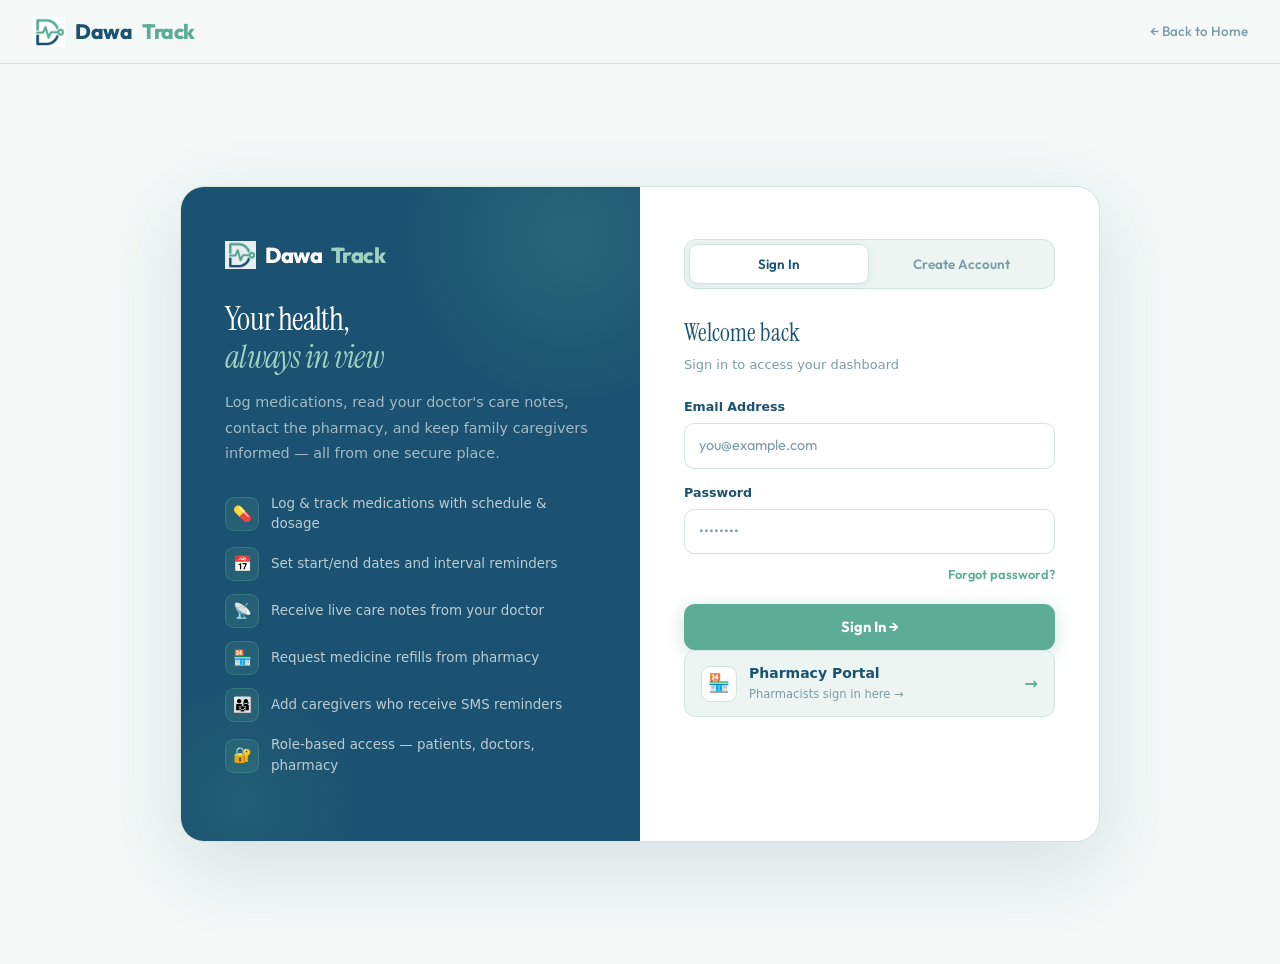
<file: portal.html>
<!doctype html>
<html lang="en">
  <head>
    <meta charset="UTF-8" />
    <meta name="viewport" content="width=device-width, initial-scale=1.0" />
    <title>Sign In — DawaTrack</title>
    <link rel="stylesheet" href="style.css" />
    <link
      href="https://cdn.jsdelivr.net/npm/bootstrap@5.3.0/dist/css/bootstrap.min.css"
      rel="stylesheet"
    />
    <style>
      body {
        background: #f4f8f7;
        min-height: 100vh;
        display: flex;
        flex-direction: column;
      }

      .portal-nav {
        background: rgba(244, 248, 247, 0.96);
        backdrop-filter: blur(20px);
        border-bottom: 1px solid #d1e4de;
        height: 64px;
        display: flex;
        align-items: center;
        padding: 0 32px;
        justify-content: space-between;
        position: sticky;
        top: 0;
        z-index: 100;
      }
      .portal-nav-brand {
        display: flex;
        align-items: center;
        gap: 10px;
        font-family: "Outfit", sans-serif;
        font-weight: 800;
        font-size: 1.3rem;
        color: #1b5271;
        text-decoration: none;
        letter-spacing: -0.025em;
      }
      .portal-nav-brand img {
        height: 30px;
        width: auto;
      }
      .portal-nav-brand .dot {
        color: #5dac96;
      }
      .portal-nav-back {
        font-size: 0.84rem;
        color: #7a9ca8;
        text-decoration: none;
        font-family: "Outfit", sans-serif;
        font-weight: 500;
        transition: color 0.18s;
      }
      .portal-nav-back:hover {
        color: #5dac96;
      }

      .portal-wrap {
        flex: 1;
        display: grid;
        place-items: center;
        padding: 40px 24px;
      }

      .portal-panel {
        display: grid;
        grid-template-columns: 1fr 1fr;
        background: #ffffff;
        border: 1px solid #d1e4de;
        border-radius: 24px;
        overflow: hidden;
        box-shadow: 0 24px 80px rgba(27, 82, 113, 0.14);
        width: 100%;
        max-width: 920px;
      }
      @media (max-width: 720px) {
        .portal-panel {
          grid-template-columns: 1fr;
        }
        .portal-left {
          display: none !important;
        }
      }

      /* Left dark panel */
      .portal-left {
        background: #1b5271;
        padding: 52px 44px;
        display: flex;
        flex-direction: column;
        justify-content: center;
        position: relative;
        overflow: hidden;
      }
      .portal-left::before {
        content: "";
        position: absolute;
        top: -120px;
        right: -100px;
        width: 340px;
        height: 340px;
        border-radius: 50%;
        background: radial-gradient(
          circle,
          rgba(93, 172, 150, 0.22) 0%,
          transparent 70%
        );
        pointer-events: none;
      }
      .portal-left::after {
        content: "";
        position: absolute;
        bottom: -80px;
        left: -60px;
        width: 240px;
        height: 240px;
        border-radius: 50%;
        background: radial-gradient(
          circle,
          rgba(93, 172, 150, 0.12) 0%,
          transparent 70%
        );
        pointer-events: none;
      }
      .portal-left-logo {
        font-family: "Outfit", sans-serif;
        font-weight: 800;
        font-size: 1.35rem;
        color: #ffffff;
        margin-bottom: 28px;
        letter-spacing: -0.025em;
        display: flex;
        align-items: center;
        gap: 9px;
        position: relative;
        z-index: 1;
      }
      .portal-left-logo img {
        height: 28px;
        width: auto;
        opacity: 0.9;
      }
      .portal-left-logo .dot {
        color: #9dd1c2;
      }
      .portal-left h2 {
        font-family: "Instrument Serif", serif;
        font-weight: 400;
        font-size: 2rem;
        color: #ffffff;
        line-height: 1.2;
        margin-bottom: 14px;
        letter-spacing: -0.02em;
        position: relative;
        z-index: 1;
      }
      .portal-left h2 em {
        font-style: italic;
        color: #9dd1c2;
      }
      .portal-left p {
        color: rgba(255, 255, 255, 0.6);
        font-size: 0.9rem;
        line-height: 1.75;
        margin-bottom: 28px;
        font-weight: 300;
        position: relative;
        z-index: 1;
      }
      .portal-feature {
        display: flex;
        align-items: center;
        gap: 12px;
        margin-bottom: 13px;
        position: relative;
        z-index: 1;
      }
      .portal-feature-icon {
        width: 34px;
        height: 34px;
        border-radius: 9px;
        background: rgba(93, 172, 150, 0.16);
        border: 1px solid rgba(93, 172, 150, 0.3);
        display: flex;
        align-items: center;
        justify-content: center;
        font-size: 0.95rem;
        flex-shrink: 0;
      }
      .portal-feature span {
        font-size: 0.84rem;
        color: rgba(255, 255, 255, 0.7);
      }

      /* Right form */
      .portal-right {
        padding: 52px 44px;
      }
      @media (max-width: 500px) {
        .portal-right {
          padding: 36px 22px;
        }
      }

      /* Tab nav */
      .ptab-nav {
        display: flex;
        gap: 4px;
        background: #edf5f2;
        border: 1px solid #d1e4de;
        border-radius: 12px;
        padding: 4px;
        margin-bottom: 26px;
      }
      .ptab-btn {
        flex: 1;
        padding: 9px 12px;
        border: none;
        border-radius: 9px;
        background: transparent;
        color: #7a9ca8;
        font-family: "Outfit", sans-serif;
        font-weight: 600;
        font-size: 0.84rem;
        cursor: pointer;
        transition: all 0.18s;
      }
      .ptab-btn.active {
        background: #ffffff;
        color: #1b5271;
        border: 1px solid #d1e4de;
        box-shadow: 0 2px 8px rgba(27, 82, 113, 0.08);
      }
      .ptab-panel {
        display: none;
      }
      .ptab-panel.active {
        display: block;
      }

      /* Form elements */
      .pf-title {
        font-family: "Instrument Serif", serif;
        font-size: 1.52rem;
        color: #1b5271;
        margin-bottom: 3px;
      }
      .pf-sub {
        font-size: 0.81rem;
        color: #7a9ca8;
        margin-bottom: 24px;
      }
      .pf-label {
        font-size: 0.79rem;
        font-weight: 700;
        color: #1b5271;
        display: block;
        margin-bottom: 6px;
      }
      .pf-input {
        width: 100%;
        background: #ffffff;
        border: 1.5px solid #d1e4de;
        border-radius: 10px;
        color: #0e1c28;
        font-family: "Outfit", sans-serif;
        font-size: 0.9rem;
        padding: 10px 14px;
        transition:
          border-color 0.2s,
          box-shadow 0.2s;
        appearance: none;
      }
      .pf-input:focus {
        outline: none;
        border-color: #5dac96;
        box-shadow: 0 0 0 3px rgba(93, 172, 150, 0.13);
      }
      .pf-input::placeholder {
        color: #7a9ca8;
      }
      .pf-mb {
        margin-bottom: 15px;
      }
      .pf-grid {
        display: grid;
        grid-template-columns: 1fr 1fr;
        gap: 12px;
      }
      @media (max-width: 480px) {
        .pf-grid {
          grid-template-columns: 1fr;
        }
      }

      /* Role cards */
      .role-grid {
        display: grid;
        grid-template-columns: 1fr 1fr;
        gap: 10px;
        margin-bottom: 16px;
      }
      .role-card {
        display: flex;
        align-items: flex-start;
        gap: 11px;
        padding: 12px 14px;
        border-radius: 11px;
        border: 1.5px solid #d1e4de;
        cursor: pointer;
        transition: all 0.18s;
        background: #ffffff;
      }
      .role-card:hover {
        border-color: #9dd1c2;
        background: #edf5f2;
      }
      .role-card.selected {
        border-color: #5dac96;
        background: #edf5f2;
      }
      .role-card input {
        display: none;
      }
      .role-card-icon {
        width: 34px;
        height: 34px;
        border-radius: 9px;
        display: flex;
        align-items: center;
        justify-content: center;
        font-size: 1.1rem;
        flex-shrink: 0;
      }
      .role-card-title {
        font-size: 0.875rem;
        font-weight: 700;
        color: #1b5271;
      }
      .role-card-sub {
        font-size: 0.72rem;
        color: #7a9ca8;
        margin-top: 2px;
      }

      /* Buttons */
      .pf-btn {
        width: 100%;
        background: #5dac96;
        color: #ffffff;
        border: none;
        padding: 12px 20px;
        border-radius: 11px;
        font-family: "Outfit", sans-serif;
        font-weight: 700;
        font-size: 0.92rem;
        cursor: pointer;
        transition:
          background 0.2s,
          box-shadow 0.2s,
          transform 0.15s;
        box-shadow: 0 4px 18px rgba(93, 172, 150, 0.32);
        display: flex;
        align-items: center;
        justify-content: center;
        gap: 8px;
      }
      .pf-btn:hover {
        background: #3d8f7a;
        transform: translateY(-2px);
        box-shadow: 0 6px 26px rgba(93, 172, 150, 0.44);
      }
      .pf-btn-navy {
        width: 100%;
        background: #1b5271;
        color: #ffffff;
        border: none;
        padding: 12px 20px;
        border-radius: 11px;
        font-family: "Outfit", sans-serif;
        font-weight: 700;
        font-size: 0.92rem;
        cursor: pointer;
        transition:
          background 0.2s,
          transform 0.15s;
        box-shadow: 0 4px 18px rgba(27, 82, 113, 0.25);
        display: flex;
        align-items: center;
        justify-content: center;
        gap: 8px;
      }
      .pf-btn-navy:hover {
        background: #0e2e42;
        transform: translateY(-2px);
      }

      /* Forgot password link */
      .forgot-link {
        background: none;
        border: none;
        color: #5dac96;
        font-family: "Outfit", sans-serif;
        font-weight: 600;
        font-size: 0.8rem;
        cursor: pointer;
        padding: 0;
        text-decoration: none;
        transition: color 0.18s;
      }
      .forgot-link:hover {
        color: #3d8f7a;
      }

      .code-badge {
        display: inline-flex;
        align-items: center;
        background: #edf5f2;
        border: 1px solid #d1e4de;
        border-radius: 7px;
        padding: 3px 10px;
        font-size: 0.7rem;
        font-weight: 700;
        color: #5dac96;
        letter-spacing: 0.06em;
        text-transform: uppercase;
      }

      /* Pharmacy link */
      .ph-link {
        display: flex;
        align-items: center;
        gap: 12px;
        background: #edf5f2;
        border: 1px solid #d1e4de;
        border-radius: 11px;
        padding: 12px 16px;
        text-decoration: none;
        transition: all 0.18s;
      }
      .ph-link:hover {
        border-color: #9dd1c2;
        background: #c8e9e1;
      }
      .ph-link-icon {
        width: 36px;
        height: 36px;
        border-radius: 9px;
        background: #ffffff;
        border: 1px solid #d1e4de;
        display: flex;
        align-items: center;
        justify-content: center;
        font-size: 1.1rem;
        flex-shrink: 0;
      }
      .ph-link-title {
        font-size: 0.875rem;
        font-weight: 700;
        color: #1b5271;
      }
      .ph-link-sub {
        font-size: 0.72rem;
        color: #7a9ca8;
        margin-top: 2px;
      }

      /* ── FORGOT PASSWORD MODAL ── */
      .forgot-overlay {
        position: fixed;
        inset: 0;
        background: rgba(14, 28, 40, 0.45);
        backdrop-filter: blur(5px);
        z-index: 3000;
        display: flex;
        align-items: center;
        justify-content: center;
        padding: 24px;
        opacity: 0;
        pointer-events: none;
        transition: opacity 0.26s;
      }
      .forgot-overlay.open {
        opacity: 1;
        pointer-events: all;
      }
      .forgot-modal {
        background: #ffffff;
        border: 1px solid #d1e4de;
        border-radius: 20px;
        width: 100%;
        max-width: 440px;
        box-shadow: 0 24px 72px rgba(27, 82, 113, 0.2);
        transform: translateY(14px);
        transition: transform 0.26s cubic-bezier(0.4, 0.2, 0.2, 1);
      }
      .forgot-overlay.open .forgot-modal {
        transform: translateY(0);
      }
      .forgot-modal-hdr {
        display: flex;
        align-items: center;
        justify-content: space-between;
        padding: 17px 22px;
        border-bottom: 1px solid #d1e4de;
        background: #f4f8f7;
        border-radius: 20px 20px 0 0;
      }
      .forgot-modal-title {
        font-family: "Instrument Serif", serif;
        font-size: 1.2rem;
        color: #1b5271;
      }
      .forgot-modal-close {
        width: 30px;
        height: 30px;
        border-radius: 50%;
        background: #ffffff;
        border: 1px solid #d1e4de;
        font-size: 0.85rem;
        color: #7a9ca8;
        cursor: pointer;
        display: flex;
        align-items: center;
        justify-content: center;
        transition: all 0.18s;
      }
      .forgot-modal-close:hover {
        background: #fae8e8;
        border-color: #f0aaaa;
        color: #d94f4f;
      }
      .forgot-modal-body {
        padding: 22px;
      }
      .forgot-modal-foot {
        padding: 13px 22px;
        border-top: 1px solid #d1e4de;
        display: flex;
        justify-content: flex-end;
        gap: 10px;
        background: #f4f8f7;
        border-radius: 0 0 20px 20px;
      }
      #forgotResult {
        border-radius: 10px;
        padding: 13px 15px;
        display: none;
        margin-top: 4px;
      }
      .pf-btn-ghost {
        background: #ffffff;
        color: #1b5271;
        border: 1.5px solid #d1e4de;
        padding: 9px 20px;
        border-radius: 10px;
        font-family: "Outfit", sans-serif;
        font-weight: 600;
        font-size: 0.85rem;
        cursor: pointer;
        transition: all 0.18s;
      }
      .pf-btn-ghost:hover {
        border-color: #5dac96;
        background: #edf5f2;
      }
      .pf-btn-sm {
        background: #5dac96;
        color: #ffffff;
        border: none;
        padding: 9px 22px;
        border-radius: 10px;
        font-family: "Outfit", sans-serif;
        font-weight: 700;
        font-size: 0.85rem;
        cursor: pointer;
        transition: all 0.2s;
        box-shadow: 0 3px 14px rgba(93, 172, 150, 0.3);
      }
      .pf-btn-sm:hover {
        background: #3d8f7a;
      }
    </style>
  </head>
  <body>
    <nav class="portal-nav">
      <a href="index.html" class="portal-nav-brand">
        <img src="logo.png" alt="" /> Dawa<span class="dot">Track</span>
      </a>
      <a href="index.html" class="portal-nav-back">← Back to Home</a>
    </nav>

    <div class="portal-wrap">
      <div class="portal-panel">
        <!-- LEFT -->
        <div class="portal-left">
          <div class="portal-left-logo">
            <img src="logo.png" alt="" /> Dawa<span class="dot">Track</span>
          </div>
          <h2>Your health,<br /><em>always in view</em></h2>
          <p>
            Log medications, read your doctor's care notes, contact the
            pharmacy, and keep family caregivers informed — all from one secure
            place.
          </p>
          <div class="portal-feature">
            <div class="portal-feature-icon">💊</div>
            <span>Log & track medications with schedule & dosage</span>
          </div>
          <div class="portal-feature">
            <div class="portal-feature-icon">📅</div>
            <span>Set start/end dates and interval reminders</span>
          </div>
          <div class="portal-feature">
            <div class="portal-feature-icon">📡</div>
            <span>Receive live care notes from your doctor</span>
          </div>
          <div class="portal-feature">
            <div class="portal-feature-icon">🏪</div>
            <span>Request medicine refills from pharmacy</span>
          </div>
          <div class="portal-feature">
            <div class="portal-feature-icon">👨‍👩‍👧</div>
            <span>Add caregivers who receive SMS reminders</span>
          </div>
          <div class="portal-feature">
            <div class="portal-feature-icon">🔐</div>
            <span>Role-based access — patients, doctors, pharmacy</span>
          </div>
        </div>

        <!-- RIGHT -->
        <div class="portal-right">
          <div class="ptab-nav">
            <button
              class="ptab-btn active"
              onclick="switchPTab('t-signin', this)"
            >
              Sign In
            </button>
            <button class="ptab-btn" onclick="switchPTab('t-signup', this)">
              Create Account
            </button>
          </div>

          <!-- SIGN IN -->
          <div id="t-signin" class="ptab-panel active">
            <div class="pf-title">Welcome back</div>
            <div class="pf-sub">Sign in to access your dashboard</div>
            <div class="pf-mb">
              <label class="pf-label">Email Address</label>
              <input
                type="email"
                id="loginEmail"
                class="pf-input"
                placeholder="you@example.com"
                onkeydown="if (event.key === 'Enter') handleLogin();"
              />
            </div>
            <div style="margin-bottom: 8px">
              <label class="pf-label">Password</label>
              <input
                type="password"
                id="loginPass"
                class="pf-input"
                placeholder="••••••••"
                onkeydown="if (event.key === 'Enter') handleLogin();"
              />
            </div>
            <div style="text-align: right; margin-bottom: 18px">
              <button class="forgot-link" onclick="openForgotModal()">
                Forgot password?
              </button>
            </div>
            <button class="pf-btn" onclick="handleLogin()">Sign In →</button>
            <a href="pharmacy-dashboard.html" class="ph-link">
              <div class="ph-link-icon">🏪</div>
              <div>
                <div class="ph-link-title">Pharmacy Portal</div>
                <div class="ph-link-sub">Pharmacists sign in here →</div>
              </div>
              <span style="margin-left: auto; color: #5dac96; font-weight: 600"
                >→</span
              >
            </a>
          </div>

          <!-- CREATE ACCOUNT -->
          <div id="t-signup" class="ptab-panel">
            <div class="pf-title">Create account</div>
            <div class="pf-sub">
              Free for patients · Doctors use code
              <span class="code-badge">DOC2026</span>
            </div>
            <div style="margin-bottom: 14px">
              <label class="pf-label">I am a…</label>
              <div class="role-grid">
                <label
                  class="role-card selected"
                  id="rc-patient"
                  onclick="selectRole(this)"
                >
                  <input
                    type="radio"
                    name="signupRole"
                    value="patient"
                    checked
                  />
                  <div class="role-card-icon" style="background: #edf5f2">
                    💊
                  </div>
                  <div>
                    <div class="role-card-title">Patient</div>
                    <div class="role-card-sub">Track my medications</div>
                  </div>
                </label>
                <label
                  class="role-card"
                  id="rc-doctor"
                  onclick="selectRole(this)"
                >
                  <input type="radio" name="signupRole" value="doctor" />
                  <div class="role-card-icon" style="background: #d4e4ee">
                    🩺
                  </div>
                  <div>
                    <div class="role-card-title">Doctor</div>
                    <div class="role-card-sub">Monitor my patients</div>
                  </div>
                </label>
              </div>
            </div>
            <div class="pf-mb">
              <label class="pf-label">Full Name *</label
              ><input
                type="text"
                id="regName"
                class="pf-input"
                placeholder="e.g. Alice Kamau"
              />
            </div>
            <div class="pf-mb">
              <label class="pf-label">Email Address *</label
              ><input
                type="email"
                id="regEmail"
                class="pf-input"
                placeholder="alice@example.com"
              />
            </div>
            <div class="pf-mb">
              <label class="pf-label"
                >Phone Number
                <span style="color: #7a9ca8; font-weight: 400"
                  >(for SMS reminders)</span
                ></label
              ><input
                type="tel"
                id="regPhone"
                class="pf-input"
                placeholder="+254 7xx xxx xxx"
              />
            </div>
            <div class="pf-grid pf-mb">
              <div>
                <label class="pf-label">Password *</label
                ><input
                  type="password"
                  id="regPass"
                  class="pf-input"
                  placeholder="Min 6 characters"
                />
              </div>
              <div>
                <label class="pf-label"
                  >Access Code
                  <span style="color: #7a9ca8; font-weight: 400"
                    >(doctors)</span
                  ></label
                ><input
                  type="text"
                  id="regCode"
                  class="pf-input"
                  placeholder="DOC2026"
                />
              </div>
            </div>
            <button class="pf-btn-navy" onclick="handleRegister()">
              Create Account →
            </button>
            <p
              style="
                text-align: center;
                font-size: 0.74rem;
                color: #7a9ca8;
                margin-top: 14px;
              "
            >
              Already have an account?
              <button
                onclick="switchPTabById('t-signin')"
                style="
                  background: none;
                  border: none;
                  color: #5dac96;
                  font-weight: 600;
                  font-size: 0.74rem;
                  cursor: pointer;
                  padding: 0;
                  font-family: &quot;Outfit&quot;, sans-serif;
                "
              >
                Sign in →
              </button>
            </p>
          </div>
        </div>
      </div>
    </div>

    <!-- ══ FORGOT PASSWORD MODAL ══ -->
    <div class="forgot-overlay" id="forgotModal">
      <div class="forgot-modal">
        <div class="forgot-modal-hdr">
          <div class="forgot-modal-title">🔑 Forgot Password</div>
          <button class="forgot-modal-close" onclick="closeForgotModal()">
            ✕
          </button>
        </div>
        <div class="forgot-modal-body">
          <p
            style="
              font-size: 0.84rem;
              color: #3a5563;
              line-height: 1.7;
              margin-bottom: 18px;
            "
          >
            Enter the <strong>email address</strong> or
            <strong>phone number</strong> linked to your account. We'll send you
            a password reminder.
          </p>
          <div class="pf-mb">
            <label class="pf-label">Email or Phone Number</label>
            <input
              type="text"
              id="forgotInput"
              class="pf-input"
              placeholder="e.g. alice@example.com or +254711000001"
              onkeydown="if (event.key === 'Enter') handleForgotPassword();"
            />
          </div>
          <div id="forgotResult"></div>
        </div>
        <div class="forgot-modal-foot">
          <button class="pf-btn-ghost" onclick="closeForgotModal()">
            Cancel
          </button>
          <button class="pf-btn-sm" onclick="handleForgotPassword()">
            Send Reminder →
          </button>
        </div>
      </div>
    </div>

    <script src="https://cdn.jsdelivr.net/npm/bootstrap@5.3.0/dist/js/bootstrap.bundle.min.js"></script>
    <script src="script.js?v=20260820"></script>
    <script>
      function switchPTab(id, btn) {
        document
          .querySelectorAll(".ptab-btn")
          .forEach((b) => b.classList.remove("active"));
        document
          .querySelectorAll(".ptab-panel")
          .forEach((p) => p.classList.remove("active"));
        btn.classList.add("active");
        document.getElementById(id).classList.add("active");
      }
      function switchPTabById(id) {
        document
          .querySelectorAll(".ptab-panel")
          .forEach((p) => p.classList.remove("active"));
        document
          .querySelectorAll(".ptab-btn")
          .forEach((b) => b.classList.remove("active"));
        document.getElementById(id).classList.add("active");
        document
          .querySelectorAll(".ptab-btn")
          [id === "t-signin" ? 0 : 1].classList.add("active");
      }
      function selectRole(el) {
        document
          .querySelectorAll(".role-card")
          .forEach((c) => c.classList.remove("selected"));
        el.classList.add("selected");
        el.querySelector("input").checked = true;
      }
      /* Close forgot modal on overlay click */
      document
        .getElementById("forgotModal")
        .addEventListener("click", function (e) {
          if (e.target === this) closeForgotModal();
        });
    </script>
  </body>
</html>
</file>
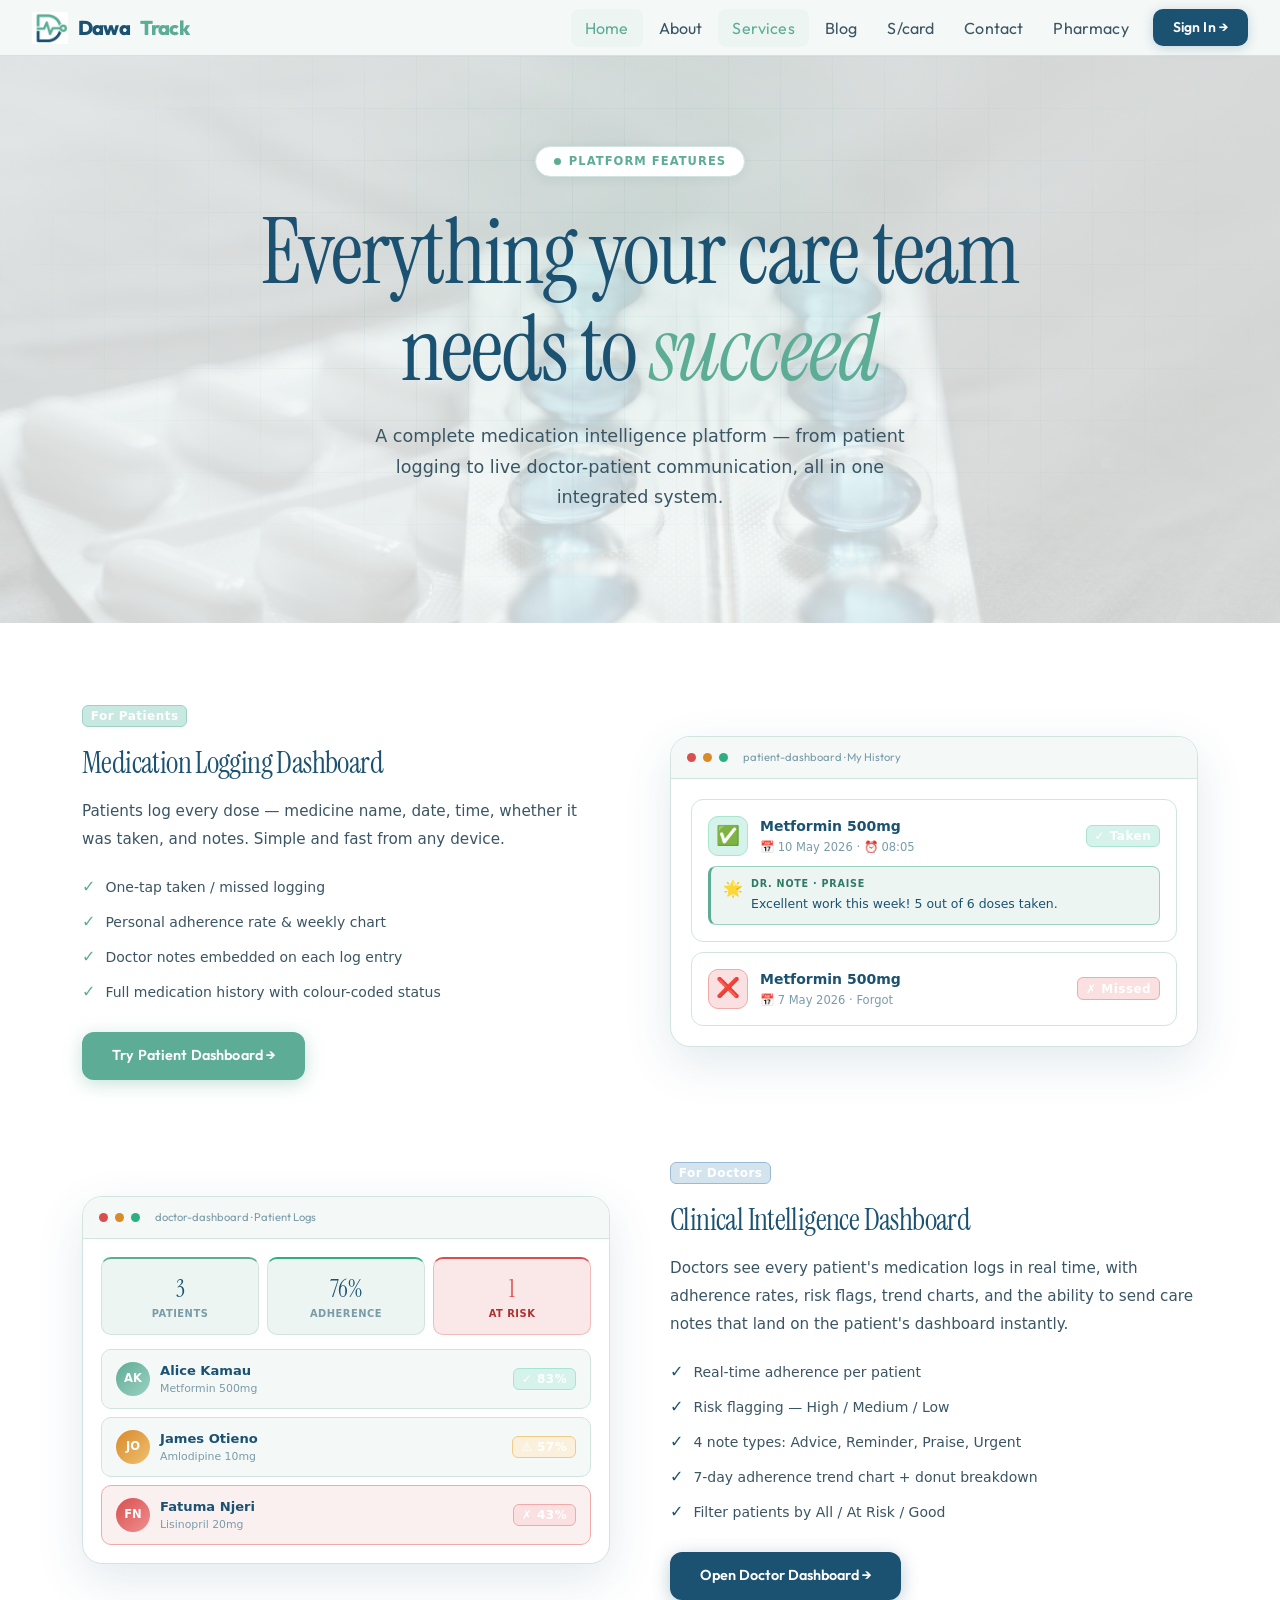
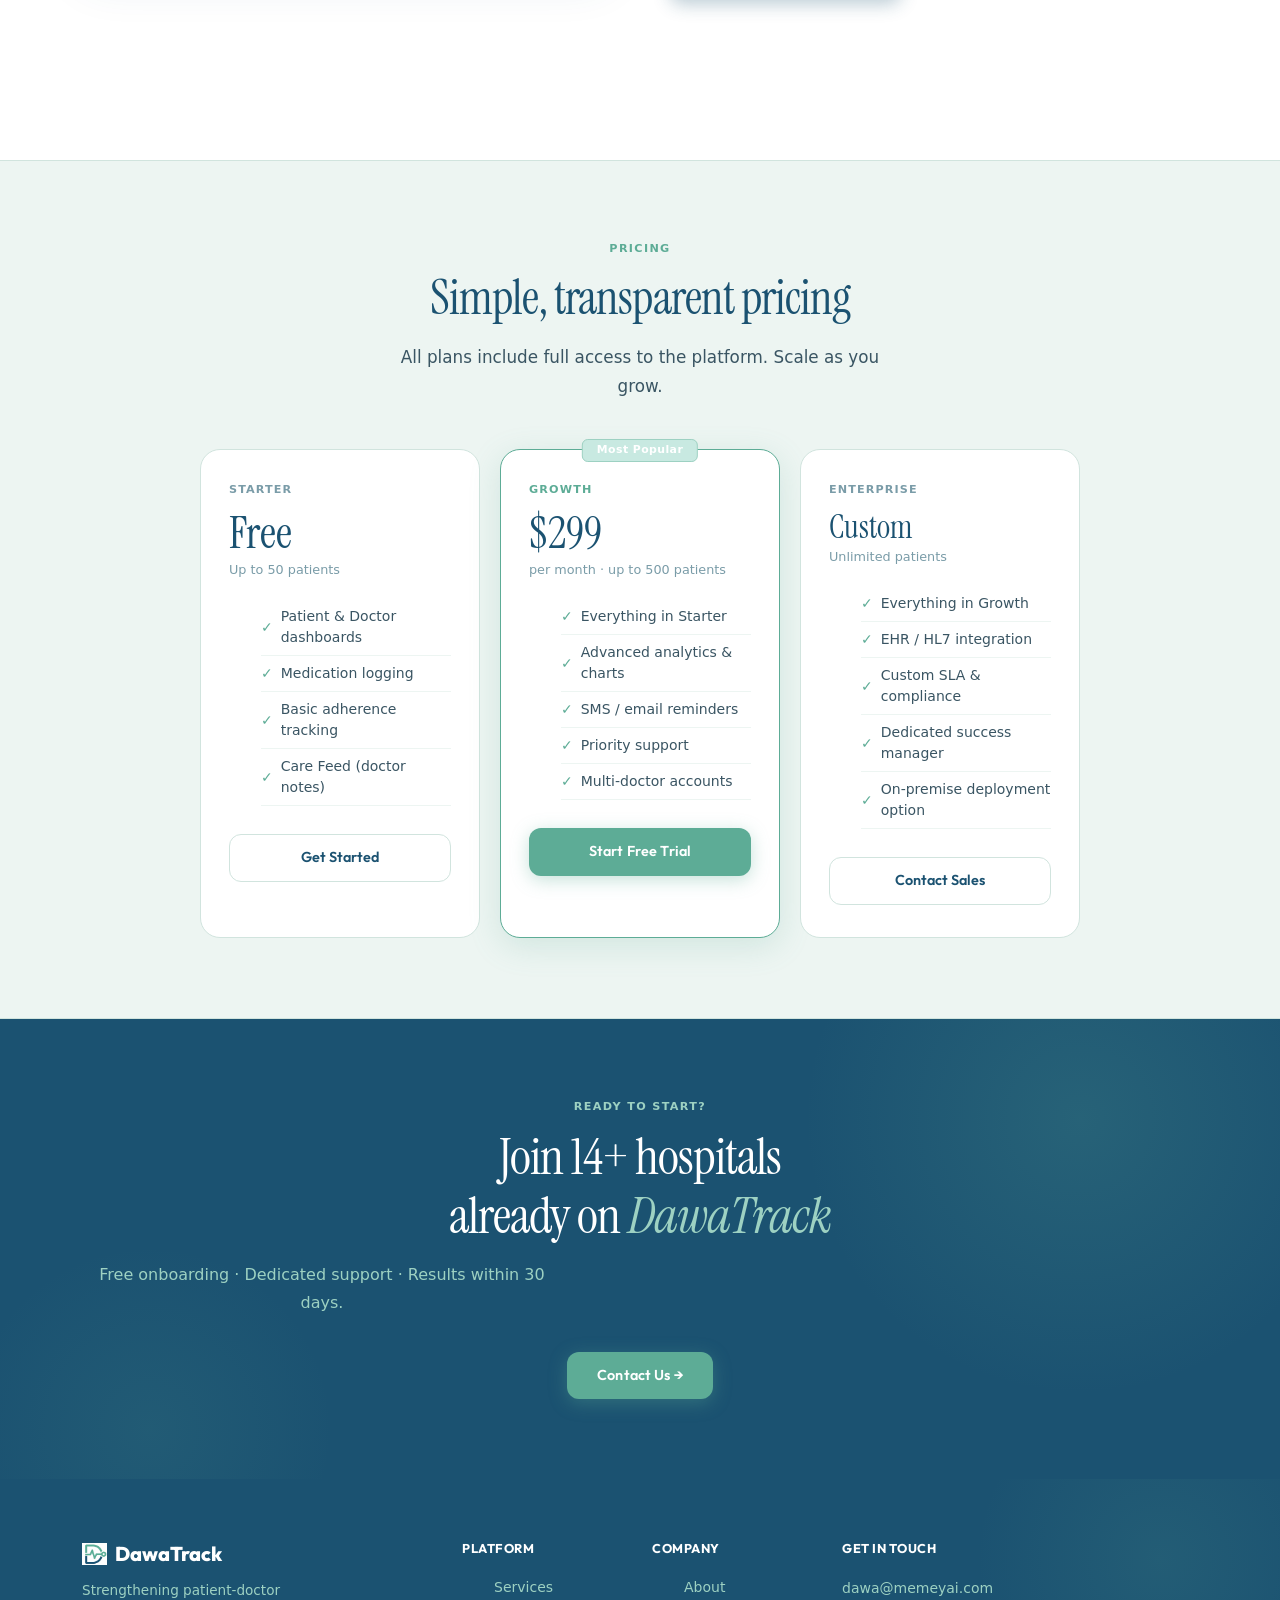
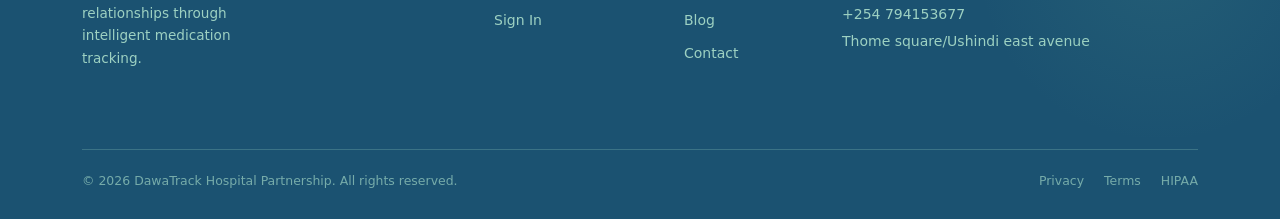
<file: services.html>
<!doctype html>
<html lang="en">
  <head>
    <meta charset="UTF-8" />
    <meta name="viewport" content="width=device-width, initial-scale=1.0" />
    <title>Services — DawaTrack</title>
    <link rel="stylesheet" href="style.css" />
    <link
      href="https://cdn.jsdelivr.net/npm/bootstrap@5.3.0/dist/css/bootstrap.min.css"
      rel="stylesheet"
    />
    <style>
      .svc-split {
        display: grid;
        grid-template-columns: 1fr 1fr;
        gap: 60px;
        align-items: center;
        margin-bottom: 80px;
      }
      @media (max-width: 768px) {
        .svc-split {
          grid-template-columns: 1fr;
          gap: 28px;
          margin-bottom: 48px;
        }
      }
      .mockup-bar {
        background: #f4f8f7;
        border-bottom: 1px solid #d1e4de;
        padding: 12px 16px;
        display: flex;
        align-items: center;
        gap: 7px;
      }
      .mockup-dot {
        width: 9px;
        height: 9px;
        border-radius: 50%;
      }
    </style>
  </head>
  <body>
    <nav class="navbar navbar-expand-lg">
      <div class="container-fluid">
        <a class="navbar-brand" href="index.html"
          ><img src="logo.png" alt="DawaTrack" /> Dawa<span class="brand-dot"
            >Track</span
          ></a
        >
        <button
          class="navbar-toggler"
          type="button"
          data-bs-toggle="collapse"
          data-bs-target="#nav"
        >
          <span class="navbar-toggler-icon"></span>
        </button>
        <div class="collapse navbar-collapse" id="nav">
          <ul class="navbar-nav ms-auto align-items-center" style="gap: 2px">
            <li class="nav-item">
              <a class="nav-link active-link" href="index.html">Home</a>
            </li>
            <li class="nav-item">
              <a class="nav-link" href="about.html">About</a>
            </li>
            <li class="nav-item">
              <a class="nav-link" href="services.html">Services</a>
            </li>
            <li class="nav-item">
              <a class="nav-link" href="blog.html">Blog</a>
            </li>
            <li class="nav-item">
              <a class="nav-link" href="card.html">S/card</a>
            </li>
            <li class="nav-item">
              <a class="nav-link" href="contact.html">Contact</a>
            </li>
            <li class="nav-item">
              <a class="nav-link" href="pharmacy-dashboard.html">Pharmacy</a>
            </li>
            <li class="nav-item ms-2">
              <a class="btn-nav-portal nav-link" href="portal.html"
                >Sign In →</a
              >
            </li>
          </ul>
        </div>
      </div>
    </nav>

    <header class="hero" style="padding: 90px 24px 70px; position: relative">
      <div class="hero-bg" aria-hidden="true"></div>
      <div class="hero-eyebrow">Platform Features</div>
      <h1>Everything your care team<br />needs to <em>succeed</em></h1>
      <p>
        A complete medication intelligence platform — from patient logging to
        live doctor-patient communication, all in one integrated system.
      </p>
      <!-- Hero background image style -->
      <style>
        .hero .hero-bg {
          position: absolute;
          inset: 0;
          background-image: url("dawa.jpg");
          background-size: cover;
          background-position: center top;
          background-repeat: no-repeat;
          opacity: 0.18;
          pointer-events: none;
          z-index: 0;
        }
        .hero .hero-eyebrow,
        .hero h1,
        .hero p,
        .hero .hero-actions {
          position: relative;
          z-index: 1;
        }
      </style>
    </header>

    <!-- FEATURE 1: Patient Dashboard -->
    <section class="section">
      <div class="container">
        <div class="svc-split">
          <div>
            <span class="badge badge-teal" style="margin-bottom: 18px"
              >For Patients</span
            >
            <h2 class="section-title" style="font-size: 1.9rem">
              Medication Logging Dashboard
            </h2>
            <p
              style="
                color: #3a5563;
                font-size: 0.95rem;
                line-height: 1.85;
                margin-bottom: 22px;
                font-weight: 300;
              "
            >
              Patients log every dose — medicine name, date, time, whether it
              was taken, and notes. Simple and fast from any device.
            </p>
            <div
              style="
                display: flex;
                flex-direction: column;
                gap: 11px;
                margin-bottom: 28px;
              "
            >
              <div
                style="
                  display: flex;
                  gap: 10px;
                  align-items: center;
                  font-size: 0.875rem;
                  color: #3a5563;
                "
              >
                <span style="color: #5dac96; font-weight: 700; font-size: 1rem"
                  >✓</span
                >
                One-tap taken / missed logging
              </div>
              <div
                style="
                  display: flex;
                  gap: 10px;
                  align-items: center;
                  font-size: 0.875rem;
                  color: #3a5563;
                "
              >
                <span style="color: #5dac96; font-weight: 700; font-size: 1rem"
                  >✓</span
                >
                Personal adherence rate & weekly chart
              </div>
              <div
                style="
                  display: flex;
                  gap: 10px;
                  align-items: center;
                  font-size: 0.875rem;
                  color: #3a5563;
                "
              >
                <span style="color: #5dac96; font-weight: 700; font-size: 1rem"
                  >✓</span
                >
                Doctor notes embedded on each log entry
              </div>
              <div
                style="
                  display: flex;
                  gap: 10px;
                  align-items: center;
                  font-size: 0.875rem;
                  color: #3a5563;
                "
              >
                <span style="color: #5dac96; font-weight: 700; font-size: 1rem"
                  >✓</span
                >
                Full medication history with colour-coded status
              </div>
            </div>
            <a href="portal.html" class="btn-primary"
              >Try Patient Dashboard →</a
            >
          </div>
          <!-- Mockup -->
          <div
            style="
              background: #ffffff;
              border: 1px solid #d1e4de;
              border-radius: 20px;
              overflow: hidden;
              box-shadow: 0 16px 48px rgba(27, 82, 113, 0.12);
            "
          >
            <div class="mockup-bar">
              <div class="mockup-dot" style="background: #d94f4f"></div>
              <div class="mockup-dot" style="background: #d98a2a"></div>
              <div class="mockup-dot" style="background: #2daf83"></div>
              <span
                style="
                  font-size: 0.7rem;
                  color: #7a9ca8;
                  margin-left: 8px;
                  font-family: &quot;Outfit&quot;, sans-serif;
                "
                >patient-dashboard · My History</span
              >
            </div>
            <div
              style="
                padding: 20px;
                display: flex;
                flex-direction: column;
                gap: 10px;
              "
            >
              <div
                style="
                  background: #ffffff;
                  border: 1px solid #d1e4de;
                  border-radius: 12px;
                  padding: 16px;
                "
              >
                <div
                  style="
                    display: flex;
                    gap: 12px;
                    align-items: center;
                    margin-bottom: 10px;
                  "
                >
                  <div
                    style="
                      width: 40px;
                      height: 40px;
                      border-radius: 10px;
                      background: #d5f3eb;
                      border: 1px solid #a8e4d0;
                      display: flex;
                      align-items: center;
                      justify-content: center;
                      font-size: 1.2rem;
                      flex-shrink: 0;
                    "
                  >
                    ✅
                  </div>
                  <div>
                    <div
                      style="
                        font-weight: 700;
                        font-size: 0.875rem;
                        color: #1b5271;
                      "
                    >
                      Metformin 500mg
                    </div>
                    <div
                      style="
                        font-size: 0.72rem;
                        color: #7a9ca8;
                        margin-top: 2px;
                      "
                    >
                      📅 10 May 2026 · ⏰ 08:05
                    </div>
                  </div>
                  <span class="badge badge-green" style="margin-left: auto"
                    >✓ Taken</span
                  >
                </div>
                <div
                  style="
                    background: #edf5f2;
                    border: 1px solid #9dd1c2;
                    border-left: 3px solid #5dac96;
                    border-radius: 8px;
                    padding: 10px 12px;
                    display: flex;
                    gap: 8px;
                  "
                >
                  <span style="font-size: 1rem">🌟</span>
                  <div>
                    <div
                      style="
                        font-size: 0.6rem;
                        font-weight: 800;
                        letter-spacing: 0.08em;
                        text-transform: uppercase;
                        color: #2e7a65;
                        margin-bottom: 3px;
                      "
                    >
                      Dr. Note · Praise
                    </div>
                    <p
                      style="
                        font-size: 0.78rem;
                        color: #1b5271;
                        margin: 0;
                        line-height: 1.5;
                      "
                    >
                      Excellent work this week! 5 out of 6 doses taken.
                    </p>
                  </div>
                </div>
              </div>
              <div
                style="
                  background: #ffffff;
                  border: 1px solid #d1e4de;
                  border-radius: 12px;
                  padding: 16px;
                "
              >
                <div style="display: flex; gap: 12px; align-items: center">
                  <div
                    style="
                      width: 40px;
                      height: 40px;
                      border-radius: 10px;
                      background: #fae0e0;
                      border: 1px solid #f0aaaa;
                      display: flex;
                      align-items: center;
                      justify-content: center;
                      font-size: 1.2rem;
                      flex-shrink: 0;
                    "
                  >
                    ❌
                  </div>
                  <div>
                    <div
                      style="
                        font-weight: 700;
                        font-size: 0.875rem;
                        color: #1b5271;
                      "
                    >
                      Metformin 500mg
                    </div>
                    <div
                      style="
                        font-size: 0.72rem;
                        color: #7a9ca8;
                        margin-top: 2px;
                      "
                    >
                      📅 7 May 2026 · Forgot
                    </div>
                  </div>
                  <span class="badge badge-red" style="margin-left: auto"
                    >✗ Missed</span
                  >
                </div>
              </div>
            </div>
          </div>
        </div>

        <!-- FEATURE 2: Doctor Dashboard -->
        <div class="svc-split" style="direction: rtl">
          <div style="direction: ltr">
            <span class="badge badge-navy" style="margin-bottom: 18px"
              >For Doctors</span
            >
            <h2 class="section-title" style="font-size: 1.9rem">
              Clinical Intelligence Dashboard
            </h2>
            <p
              style="
                color: #3a5563;
                font-size: 0.95rem;
                line-height: 1.85;
                margin-bottom: 22px;
                font-weight: 300;
              "
            >
              Doctors see every patient's medication logs in real time, with
              adherence rates, risk flags, trend charts, and the ability to send
              care notes that land on the patient's dashboard instantly.
            </p>
            <div
              style="
                display: flex;
                flex-direction: column;
                gap: 11px;
                margin-bottom: 28px;
              "
            >
              <div
                style="
                  display: flex;
                  gap: 10px;
                  align-items: center;
                  font-size: 0.875rem;
                  color: #3a5563;
                "
              >
                <span style="color: #1b5271; font-weight: 700; font-size: 1rem"
                  >✓</span
                >
                Real-time adherence per patient
              </div>
              <div
                style="
                  display: flex;
                  gap: 10px;
                  align-items: center;
                  font-size: 0.875rem;
                  color: #3a5563;
                "
              >
                <span style="color: #1b5271; font-weight: 700; font-size: 1rem"
                  >✓</span
                >
                Risk flagging — High / Medium / Low
              </div>
              <div
                style="
                  display: flex;
                  gap: 10px;
                  align-items: center;
                  font-size: 0.875rem;
                  color: #3a5563;
                "
              >
                <span style="color: #1b5271; font-weight: 700; font-size: 1rem"
                  >✓</span
                >
                4 note types: Advice, Reminder, Praise, Urgent
              </div>
              <div
                style="
                  display: flex;
                  gap: 10px;
                  align-items: center;
                  font-size: 0.875rem;
                  color: #3a5563;
                "
              >
                <span style="color: #1b5271; font-weight: 700; font-size: 1rem"
                  >✓</span
                >
                7-day adherence trend chart + donut breakdown
              </div>
              <div
                style="
                  display: flex;
                  gap: 10px;
                  align-items: center;
                  font-size: 0.875rem;
                  color: #3a5563;
                "
              >
                <span style="color: #1b5271; font-weight: 700; font-size: 1rem"
                  >✓</span
                >
                Filter patients by All / At Risk / Good
              </div>
            </div>
            <a href="portal.html" class="btn-navy" style="direction: ltr"
              >Open Doctor Dashboard →</a
            >
          </div>
          <!-- Mockup -->
          <div
            style="
              background: #ffffff;
              border: 1px solid #d1e4de;
              border-radius: 20px;
              overflow: hidden;
              box-shadow: 0 16px 48px rgba(27, 82, 113, 0.12);
              direction: ltr;
            "
          >
            <div class="mockup-bar">
              <div class="mockup-dot" style="background: #d94f4f"></div>
              <div class="mockup-dot" style="background: #d98a2a"></div>
              <div class="mockup-dot" style="background: #2daf83"></div>
              <span
                style="
                  font-size: 0.7rem;
                  color: #7a9ca8;
                  margin-left: 8px;
                  font-family: &quot;Outfit&quot;, sans-serif;
                "
                >doctor-dashboard · Patient Logs</span
              >
            </div>
            <div
              style="
                padding: 18px;
                display: flex;
                flex-direction: column;
                gap: 10px;
              "
            >
              <div
                style="
                  display: grid;
                  grid-template-columns: repeat(3, 1fr);
                  gap: 8px;
                  margin-bottom: 4px;
                "
              >
                <div
                  style="
                    background: #edf5f2;
                    border: 1px solid #d1e4de;
                    border-radius: 10px;
                    padding: 12px;
                    text-align: center;
                    border-top: 2px solid #5dac96;
                  "
                >
                  <div
                    style="
                      font-family: &quot;Instrument Serif&quot;, serif;
                      font-size: 1.5rem;
                      color: #1b5271;
                    "
                  >
                    3
                  </div>
                  <div
                    style="
                      font-size: 0.62rem;
                      font-weight: 700;
                      color: #7a9ca8;
                      letter-spacing: 0.05em;
                      text-transform: uppercase;
                    "
                  >
                    Patients
                  </div>
                </div>
                <div
                  style="
                    background: #edf5f2;
                    border: 1px solid #d1e4de;
                    border-radius: 10px;
                    padding: 12px;
                    text-align: center;
                    border-top: 2px solid #2daf83;
                  "
                >
                  <div
                    style="
                      font-family: &quot;Instrument Serif&quot;, serif;
                      font-size: 1.5rem;
                      color: #1b5271;
                    "
                  >
                    76%
                  </div>
                  <div
                    style="
                      font-size: 0.62rem;
                      font-weight: 700;
                      color: #7a9ca8;
                      letter-spacing: 0.05em;
                      text-transform: uppercase;
                    "
                  >
                    Adherence
                  </div>
                </div>
                <div
                  style="
                    background: #fae8e8;
                    border: 1px solid #f0bbbb;
                    border-radius: 10px;
                    padding: 12px;
                    text-align: center;
                    border-top: 2px solid #d94f4f;
                  "
                >
                  <div
                    style="
                      font-family: &quot;Instrument Serif&quot;, serif;
                      font-size: 1.5rem;
                      color: #d94f4f;
                    "
                  >
                    1
                  </div>
                  <div
                    style="
                      font-size: 0.62rem;
                      font-weight: 700;
                      color: #b03030;
                      letter-spacing: 0.05em;
                      text-transform: uppercase;
                    "
                  >
                    At Risk
                  </div>
                </div>
              </div>
              <div style="display: flex; flex-direction: column; gap: 8px">
                <div
                  style="
                    display: flex;
                    justify-content: space-between;
                    align-items: center;
                    padding: 11px 14px;
                    background: #f4f8f7;
                    border: 1px solid #d1e4de;
                    border-radius: 10px;
                  "
                >
                  <div style="display: flex; align-items: center; gap: 10px">
                    <div
                      style="
                        width: 34px;
                        height: 34px;
                        border-radius: 50%;
                        background: linear-gradient(135deg, #5dac96, #9dd1c2);
                        display: flex;
                        align-items: center;
                        justify-content: center;
                        font-size: 0.72rem;
                        font-weight: 800;
                        color: #fff;
                      "
                    >
                      AK
                    </div>
                    <div>
                      <div
                        style="
                          font-size: 0.82rem;
                          font-weight: 700;
                          color: #1b5271;
                        "
                      >
                        Alice Kamau
                      </div>
                      <div style="font-size: 0.68rem; color: #7a9ca8">
                        Metformin 500mg
                      </div>
                    </div>
                  </div>
                  <span class="badge badge-green">✓ 83%</span>
                </div>
                <div
                  style="
                    display: flex;
                    justify-content: space-between;
                    align-items: center;
                    padding: 11px 14px;
                    background: #f4f8f7;
                    border: 1px solid #d1e4de;
                    border-radius: 10px;
                  "
                >
                  <div style="display: flex; align-items: center; gap: 10px">
                    <div
                      style="
                        width: 34px;
                        height: 34px;
                        border-radius: 50%;
                        background: linear-gradient(135deg, #d98a2a, #f0c070);
                        display: flex;
                        align-items: center;
                        justify-content: center;
                        font-size: 0.72rem;
                        font-weight: 800;
                        color: #fff;
                      "
                    >
                      JO
                    </div>
                    <div>
                      <div
                        style="
                          font-size: 0.82rem;
                          font-weight: 700;
                          color: #1b5271;
                        "
                      >
                        James Otieno
                      </div>
                      <div style="font-size: 0.68rem; color: #7a9ca8">
                        Amlodipine 10mg
                      </div>
                    </div>
                  </div>
                  <span class="badge badge-amber">⚠ 57%</span>
                </div>
                <div
                  style="
                    display: flex;
                    justify-content: space-between;
                    align-items: center;
                    padding: 11px 14px;
                    background: #faf0f0;
                    border: 1px solid #f0aaaa;
                    border-radius: 10px;
                  "
                >
                  <div style="display: flex; align-items: center; gap: 10px">
                    <div
                      style="
                        width: 34px;
                        height: 34px;
                        border-radius: 50%;
                        background: linear-gradient(135deg, #d94f4f, #f09090);
                        display: flex;
                        align-items: center;
                        justify-content: center;
                        font-size: 0.72rem;
                        font-weight: 800;
                        color: #fff;
                      "
                    >
                      FN
                    </div>
                    <div>
                      <div
                        style="
                          font-size: 0.82rem;
                          font-weight: 700;
                          color: #1b5271;
                        "
                      >
                        Fatuma Njeri
                      </div>
                      <div style="font-size: 0.68rem; color: #7a9ca8">
                        Lisinopril 20mg
                      </div>
                    </div>
                  </div>
                  <span class="badge badge-red">✗ 43%</span>
                </div>
              </div>
            </div>
          </div>
        </div>
      </div>
    </section>

    <!-- PRICING -->
    <section class="section section-alt">
      <div class="container">
        <div style="text-align: center; margin-bottom: 48px">
          <span class="section-label">Pricing</span>
          <h2 class="section-title">Simple, transparent pricing</h2>
          <p class="section-subtitle" style="margin: 0 auto">
            All plans include full access to the platform. Scale as you grow.
          </p>
        </div>
        <div
          style="
            display: grid;
            grid-template-columns: repeat(auto-fit, minmax(260px, 1fr));
            gap: 20px;
            max-width: 880px;
            margin: 0 auto;
          "
        >
          <div class="price-card">
            <div class="price-plan">Starter</div>
            <div class="price-amount">Free</div>
            <div class="price-period">Up to 50 patients</div>
            <ul class="price-features">
              <li>Patient & Doctor dashboards</li>
              <li>Medication logging</li>
              <li>Basic adherence tracking</li>
              <li>Care Feed (doctor notes)</li>
            </ul>
            <a
              href="contact.html"
              class="btn-ghost"
              style="width: 100%; justify-content: center"
              >Get Started</a
            >
          </div>
          <div class="price-card featured">
            <div
              style="
                position: absolute;
                top: -14px;
                left: 50%;
                transform: translateX(-50%);
              "
            >
              <span
                class="badge badge-teal"
                style="font-size: 0.68rem; padding: 5px 14px"
                >Most Popular</span
              >
            </div>
            <div class="price-plan teal">Growth</div>
            <div class="price-amount">$299</div>
            <div class="price-period">per month · up to 500 patients</div>
            <ul class="price-features">
              <li>Everything in Starter</li>
              <li>Advanced analytics & charts</li>
              <li>SMS / email reminders</li>
              <li>Priority support</li>
              <li>Multi-doctor accounts</li>
            </ul>
            <a
              href="contact.html"
              class="btn-primary"
              style="width: 100%; justify-content: center"
              >Start Free Trial</a
            >
          </div>
          <div class="price-card">
            <div class="price-plan">Enterprise</div>
            <div class="price-amount" style="font-size: 2rem">Custom</div>
            <div class="price-period">Unlimited patients</div>
            <ul class="price-features">
              <li>Everything in Growth</li>
              <li>EHR / HL7 integration</li>
              <li>Custom SLA & compliance</li>
              <li>Dedicated success manager</li>
              <li>On-premise deployment option</li>
            </ul>
            <a
              href="contact.html"
              class="btn-ghost"
              style="width: 100%; justify-content: center"
              >Contact Sales</a
            >
          </div>
        </div>
      </div>
    </section>

    <section class="cta-band">
      <div
        class="container"
        style="text-align: center; position: relative; z-index: 1"
      >
        <span class="section-label" style="color: #9dd1c2"
          >Ready to start?</span
        >
        <h2>Join 14+ hospitals<br />already on <em>DawaTrack</em></h2>
        <p>Free onboarding · Dedicated support · Results within 30 days.</p>
        <a href="contact.html" class="btn-primary">Contact Us →</a>
      </div>
    </section>

    <footer class="main-footer">
      <div class="container">
        <div class="row">
          <div class="col-md-4 mb-4">
            <div class="footer-brand">
              <img src="logo.png" alt="" />DawaTrack
            </div>
            <p class="footer-tagline">
              Strengthening patient-doctor relationships through intelligent
              medication tracking.
            </p>
          </div>
          <div class="col-md-2 mb-4">
            <div class="footer-heading">Platform</div>
            <ul class="footer-links">
              <li><a href="services.html">Services</a></li>
              <li><a href="portal.html">Sign In</a></li>
            </ul>
          </div>
          <div class="col-md-2 mb-4">
            <div class="footer-heading">Company</div>
            <ul class="footer-links">
              <li><a href="about.html">About</a></li>
              <li><a href="blog.html">Blog</a></li>
              <li><a href="contact.html">Contact</a></li>
            </ul>
          </div>
          <div class="col-md-4 mb-4">
            <div class="footer-heading">Get in Touch</div>
            <p
              style="
                color: #9dd1c2;
                font-size: 0.875rem;
                line-height: 1.9;
                font-weight: 300;
              "
            >
              dawa@memeyai.com<br />+254 794153677<br />Thome square/Ushindi
              east avenue
            </p>
          </div>
        </div>
        <div class="footer-bottom">
          <span class="footer-copy"
            >© 2026 DawaTrack Hospital Partnership. All rights reserved.</span
          >
          <div class="footer-legal">
            <a href="#">Privacy</a><a href="#">Terms</a><a href="#">HIPAA</a>
          </div>
        </div>
      </div>
    </footer>

    <script src="https://cdn.jsdelivr.net/npm/bootstrap@5.3.0/dist/js/bootstrap.bundle.min.js"></script>
    <script src="script.js?v=20260820"></script>
  </body>
</html>
</file>
<file: style.css>
/* ═══════════════════════════════════════════════════════════════════
   DAWATRACK  ·  Clinical-Luxury Design System
   ───────────────────────────────────────────────────────────────────
   BRAND PALETTE (extracted from logo.png)
   ───────────────────────────────────────────────────────────────────
   Logo Teal-Green  #5DAC96   primary brand colour
   Logo Dark Navy   #1B5271   secondary brand colour
   Logo Mid Teal    #9DD1C2   highlight / shimmer

   FULL PALETTE IN USE
   ───────────────────────────────────────────────────────────────────
   Page background      #F4F8F7   warm off-white with teal breath
   Surface white        #FFFFFF   cards, panels
   Surface tinted       #EDF5F2   teal-tinted light surface
   Surface hover        #E3EFEB   hover state
   Deep ink             #0E1C28   primary text (almost black)
   Body copy            #3A5563   secondary text
   Muted copy           #7A9CA8   disabled / placeholder
   Border default       #D1E4DE   soft teal-grey divider
   Border active        #5DAC96   focused / active teal border

   Brand teal           #5DAC96   buttons, accents, links
   Brand teal dark      #3D8F7A   hover on teal
   Brand teal light     #7ECAB5   teal glow / badge bg
   Brand teal xlight    #9DD1C2   teal shimmer
   Brand teal ultralt   #C8E9E1   teal tint surface
   Brand navy           #1B5271   headings, dark panels
   Brand navy dark      #0E2E42   deeper navy

   Success green        #2DAF83   taken / good adherence
   Warning amber        #D98A2A   medium risk / warning
   Danger coral         #D94F4F   missed / high risk
   Info sky             #3A8DC4   doctor notes / info
   Accent violet        #7B6EC8   tags / secondary

   Shadow small         rgba(27,82,113,0.08)
   Shadow medium        rgba(27,82,113,0.14)
   Shadow large         rgba(27,82,113,0.22)
   Glow teal            rgba(93,172,150,0.25)
═══════════════════════════════════════════════════════════════════ */

@import url('https://fonts.googleapis.com/css2?family=Instrument+Serif:ital@0;1&family=Outfit:wght@300;400;500;600;700;800&display=swap');

/* ─── RESET ──────────────────────────────────────────────────────── */
*, *::before, *::after { box-sizing: border-box; margin: 0; padding: 0; }
html { scroll-behavior: smooth; font-size: 16px; }

/* ─── BASE ───────────────────────────────────────────────────────── */
body {
  font-family: 'Outfit', sans-serif;
  background-color: #F4F8F7;
  color: #0E1C28;
  min-height: 100vh;
  overflow-x: hidden;
  -webkit-font-smoothing: antialiased;
}

/* ─── SCROLLBAR ──────────────────────────────────────────────────── */
::-webkit-scrollbar               { width: 5px; height: 5px; }
::-webkit-scrollbar-track         { background: #F4F8F7; }
::-webkit-scrollbar-thumb         { background: #9DD1C2; border-radius: 10px; }
::-webkit-scrollbar-thumb:hover   { background: #5DAC96; }

/* ─── SELECTION ──────────────────────────────────────────────────── */
::selection { background: #C8E9E1; color: #1B5271; }

/* ═══════════════════════════════════════════════════════════════════
   NAVBAR
═══════════════════════════════════════════════════════════════════ */
.navbar {
   background: rgba(244,248,247,0.92) !important;
   backdrop-filter: blur(20px);
   -webkit-backdrop-filter: blur(20px);
   border-bottom: 1px solid #D1E4DE;
   padding: 0 !important;
   position: sticky;
   top: 0;
   z-index: 1000;
   height: 56px;
 }

.navbar > .container-fluid,
.navbar .container-fluid {
   max-width: 1280px;
   margin: 0 auto;
   padding: 0 32px;
   height: 56px;
   display: flex;
   align-items: center;
   flex-wrap: nowrap;
   justify-content: space-between;
 }

.navbar-collapse {
    position: absolute;
    top: 100%;
    left: 0;
    right: 0;
    background: rgba(244,248,247,0.98);
    backdrop-filter: blur(10px);
    padding: 12px 24px;
    border-bottom: 1px solid #D1E4DE;
    max-height: 70vh;
    overflow-y: auto;
  }

  @media (min-width: 992px) {
    .navbar-collapse {
      position: relative !important;
      top: auto !important;
      left: auto !important;
      right: auto !important;
      background: transparent !important;
      backdrop-filter: none !important;
      padding: 0 !important;
      border-bottom: none !important;
      max-height: none !important;
      overflow-y: visible !important;
    }
  }

  .navbar-brand {
    display: flex;
    align-items: center;
    gap: 10px;
    font-family: 'Outfit', sans-serif;
    font-weight: 800;
    font-size: 1.35rem;
    color: #1B5271 !important;
    letter-spacing: -0.03em;
    text-decoration: none;
  }

  .navbar-brand img {
    height: 32px;
    width: auto;
  }

  .navbar-brand .brand-dot {
    color: #5DAC96;
  }

  .navbar-nav {
    gap: 2px;
    flex-wrap: nowrap;
  }

  @media (max-width: 991px) {
    .navbar-nav {
      flex-wrap: wrap;
      margin-top: 8px;
    }
  }

  .nav-link {
  font-family: 'Outfit', sans-serif;
  font-weight: 500;
  font-size: 0.875rem;
  color: #3A5563 !important;
  padding: 7px 14px !important;
  border-radius: 8px;
  transition: background 0.18s ease, color 0.18s ease;
  letter-spacing: 0.01em;
}
.nav-link:hover       { background: #EDF5F2; color: #1B5271 !important; }
.nav-link.active-link { color: #5DAC96 !important; background: #EDF5F2; }

.btn-nav-portal {
  background: #1B5271 !important;
  color: #FFFFFF !important;
  font-weight: 600 !important;
  border-radius: 10px !important;
  padding: 8px 20px !important;
  font-size: 0.875rem !important;
  transition: background 0.2s ease, box-shadow 0.2s ease !important;
  box-shadow: 0 2px 12px rgba(27,82,113,0.22) !important;
}
.btn-nav-portal:hover {
  background: #0E2E42 !important;
  box-shadow: 0 4px 20px rgba(27,82,113,0.30) !important;
}

.navbar-toggler {
  border: 1px solid #D1E4DE !important;
  border-radius: 8px !important;
  padding: 8px 12px !important;
  background: #FFFFFF !important;
}
.navbar-toggler:hover {
  background: #EDF5F2 !important;
}
.navbar-toggler-icon {
  background-image: url("data:image/svg+xml,%3csvg xmlns='http://www.w3.org/2000/svg' viewBox='0 0 30 30'%3e%3cpath stroke='%231B5271' stroke-linecap='round' stroke-miterlimit='10' stroke-width='2.5' d='M4 7h22M4 15h22M4 23h22'/%3e%3c/svg%3e") !important;
  width: 24px;
  height: 24px;
}

/* Ensure collapsed menu doesn't overlap content */
@media (max-width: 991px) {
  body:not(.navbar-open) .navbar:not(.show) ~ * {
    margin-top: 0;
  }
  .navbar-collapse.collapsing,
  .navbar-collapse.show {
    position: absolute;
    width: 100%;
    left: 0;
    right: 0;
  }
}

/* ═══════════════════════════════════════════════════════════════════
   HERO
═══════════════════════════════════════════════════════════════════ */
.hero {
  position: relative;
  padding: 96px 24px 80px;
  text-align: center;
  overflow: hidden;
  background-color: #F4F8F7;
  z-index: 1;
}

/* grid lines */
.hero::before {
  content: '';
  position: absolute;
  inset: 0;
  pointer-events: none;
  background-image:
    linear-gradient(rgba(93,172,150,0.07) 1px, transparent 1px),
    linear-gradient(90deg, rgba(93,172,150,0.07) 1px, transparent 1px);
  background-size: 52px 52px;
  mask-image: radial-gradient(ellipse at 50% 40%, black 30%, transparent 75%);
  z-index: 0;
}

/* teal glow */
.hero::after {
  content: '';
  position: absolute;
  width: 700px; height: 700px;
  border-radius: 50%;
  background: radial-gradient(circle, rgba(93,172,150,0.12) 0%, transparent 65%);
  top: -180px; left: 50%; transform: translateX(-50%);
  pointer-events: none; z-index: 0;
}

.hero > * { position: relative; z-index: 1; }

.hero-eyebrow {
  display: inline-flex;
  align-items: center;
  gap: 8px;
  background: #FFFFFF;
  border: 1px solid #D1E4DE;
  border-radius: 100px;
  padding: 6px 18px;
  font-size: 0.72rem;
  font-weight: 700;
  color: #5DAC96;
  letter-spacing: 0.09em;
  text-transform: uppercase;
  margin-bottom: 28px;
  box-shadow: 0 2px 12px rgba(27,82,113,0.08);
  animation: riseUp 0.6s ease both;
}
.hero-eyebrow::before {
  content: '';
  width: 7px; height: 7px;
  border-radius: 50%;
  background: #5DAC96;
  animation: blink 2.2s ease infinite;
}
@keyframes blink { 0%,100%{opacity:1;transform:scale(1)} 50%{opacity:0.35;transform:scale(0.6)} }

.hero h1 {
  font-family: 'Instrument Serif', serif;
  font-weight: 400;
  font-size: clamp(2.8rem, 7vw, 5.6rem);
  line-height: 1.08;
  letter-spacing: -0.02em;
  color: #1B5271;
  margin-bottom: 22px;
  animation: riseUp 0.6s 0.08s ease both;
}

.hero h1 em {
  font-style: italic;
  color: #5DAC96;
}

.hero p {
  font-size: 1.1rem;
  color: #3A5563;
  max-width: 580px;
  margin: 0 auto 40px;
  line-height: 1.75;
  font-weight: 300;
  animation: riseUp 0.6s 0.16s ease both;
}

@keyframes riseUp {
  from { opacity: 0; transform: translateY(20px); }
  to   { opacity: 1; transform: translateY(0); }
}

.hero-actions {
  display: flex;
  gap: 12px;
  justify-content: center;
  flex-wrap: wrap;
  animation: riseUp 0.6s 0.24s ease both;
}

/* ═══════════════════════════════════════════════════════════════════
   BUTTONS
═══════════════════════════════════════════════════════════════════ */
.btn-primary, button.btn-primary {
  background: #5DAC96;
  color: #FFFFFF !important;
  border: none;
  padding: 13px 30px;
  border-radius: 12px;
  font-family: 'Outfit', sans-serif;
  font-weight: 600;
  font-size: 0.9rem;
  cursor: pointer;
  transition: background 0.2s ease, box-shadow 0.2s ease, transform 0.15s ease;
  letter-spacing: 0.01em;
  box-shadow: 0 4px 18px rgba(93,172,150,0.35);
  display: inline-flex;
  align-items: center;
  gap: 8px;
  text-decoration: none;
}
.btn-primary:hover, button.btn-primary:hover {
  background: #3D8F7A;
  box-shadow: 0 6px 28px rgba(93,172,150,0.45);
  transform: translateY(-2px);
  color: #FFFFFF !important;
}
.btn-primary:active { transform: translateY(0); }

.btn-navy {
  background: #1B5271;
  color: #FFFFFF !important;
  border: none;
  padding: 13px 30px;
  border-radius: 12px;
  font-family: 'Outfit', sans-serif;
  font-weight: 600;
  font-size: 0.9rem;
  cursor: pointer;
  transition: background 0.2s ease, box-shadow 0.2s ease, transform 0.15s ease;
  box-shadow: 0 4px 18px rgba(27,82,113,0.30);
  display: inline-flex;
  align-items: center;
  gap: 8px;
  text-decoration: none;
}
.btn-navy:hover {
  background: #0E2E42;
  transform: translateY(-2px);
  color: #FFFFFF !important;
}

.btn-ghost {
  background: #FFFFFF;
  color: #1B5271 !important;
  border: 1.5px solid #D1E4DE;
  padding: 12px 28px;
  border-radius: 12px;
  font-family: 'Outfit', sans-serif;
  font-weight: 600;
  font-size: 0.9rem;
  cursor: pointer;
  transition: all 0.2s ease;
  display: inline-flex;
  align-items: center;
  gap: 8px;
  text-decoration: none;
}
.btn-ghost:hover {
  border-color: #5DAC96;
  background: #EDF5F2;
  color: #1B5271 !important;
  transform: translateY(-1px);
}

.btn-secondary {
  background: #EDF5F2;
  color: #1B5271 !important;
  border: 1px solid #D1E4DE;
  padding: 7px 16px;
  border-radius: 8px;
  font-family: 'Outfit', sans-serif;
  font-weight: 600;
  font-size: 0.8rem;
  cursor: pointer;
  transition: all 0.18s ease;
  display: inline-flex;
  align-items: center;
  gap: 6px;
}
.btn-secondary:hover {
  background: #C8E9E1;
  border-color: #5DAC96;
  color: #1B5271 !important;
}

/* ═══════════════════════════════════════════════════════════════════
   LAYOUT & SECTIONS
═══════════════════════════════════════════════════════════════════ */
.container {
  max-width: 1200px;
  margin: 0 auto;
  padding: 0 28px;
}

.section {
  padding: 80px 0;
  position: relative;
  z-index: 1;
}

.section-alt {
  background: #EDF5F2;
  border-top: 1px solid #D1E4DE;
  border-bottom: 1px solid #D1E4DE;
}

.section-navy {
  background: #1B5271;
}

.section-label {
  font-size: 0.7rem;
  font-weight: 800;
  letter-spacing: 0.12em;
  text-transform: uppercase;
  color: #5DAC96;
  margin-bottom: 12px;
  display: block;
}

.section-navy .section-label { color: #9DD1C2; }

.section-title {
  font-family: 'Instrument Serif', serif;
  font-weight: 400;
  font-size: clamp(1.9rem, 4vw, 3rem);
  letter-spacing: -0.02em;
  color: #1B5271;
  margin-bottom: 16px;
  line-height: 1.18;
}

.section-navy .section-title { color: #FFFFFF; }

.section-subtitle {
  color: #3A5563;
  font-size: 1.05rem;
  max-width: 520px;
  line-height: 1.75;
  font-weight: 300;
}

.section-navy .section-subtitle { color: #9DD1C2; }

/* ═══════════════════════════════════════════════════════════════════
   GRIDS
═══════════════════════════════════════════════════════════════════ */
.grid   { display: grid; grid-template-columns: repeat(auto-fit, minmax(280px,1fr)); gap: 24px; }
.grid-3 { display: grid; grid-template-columns: repeat(3, 1fr); gap: 20px; }
@media (max-width: 900px) { .grid-3 { grid-template-columns: repeat(2, 1fr); } }
@media (max-width: 600px) { .grid-3 { grid-template-columns: 1fr; } }
.grid-4 { display: grid; grid-template-columns: repeat(auto-fit, minmax(200px,1fr)); gap: 16px; }

/* ═══════════════════════════════════════════════════════════════════
   CARDS
═══════════════════════════════════════════════════════════════════ */
.card {
  background: #FFFFFF;
  border: 1px solid #D1E4DE;
  border-radius: 20px;
  overflow: hidden;
  transition: box-shadow 0.25s ease, transform 0.2s ease, border-color 0.2s ease;
}
.card:hover {
  box-shadow: 0 12px 40px rgba(27,82,113,0.14);
  transform: translateY(-3px);
  border-color: #9DD1C2;
}
.card-body { padding: 24px; }

/* feature cards */
.feat-card {
  background: #FFFFFF;
  border: 1px solid #D1E4DE;
  border-radius: 20px;
  padding: 32px 28px;
  transition: all 0.25s ease;
  position: relative;
  overflow: hidden;
}
.feat-card::after {
  content: '';
  position: absolute;
  bottom: 0; left: 0; right: 0;
  height: 3px;
  background: linear-gradient(90deg, #5DAC96, #9DD1C2);
  transform: scaleX(0);
  transform-origin: left;
  transition: transform 0.3s ease;
}
.feat-card:hover {
  box-shadow: 0 16px 48px rgba(27,82,113,0.14);
  transform: translateY(-4px);
  border-color: #9DD1C2;
}
.feat-card:hover::after { transform: scaleX(1); }

.feat-icon {
  width: 52px; height: 52px;
  border-radius: 14px;
  background: #EDF5F2;
  border: 1px solid #D1E4DE;
  display: flex; align-items: center; justify-content: center;
  font-size: 1.35rem;
  margin-bottom: 20px;
  transition: background 0.2s ease;
}
.feat-card:hover .feat-icon {
  background: #C8E9E1;
  border-color: #9DD1C2;
}

.feat-card h3 {
  font-family: 'Outfit', sans-serif;
  font-weight: 700;
  font-size: 1.05rem;
  color: #1B5271;
  margin-bottom: 10px;
  letter-spacing: -0.01em;
}
.feat-card p {
  color: #3A5563;
  font-size: 0.88rem;
  line-height: 1.7;
  font-weight: 400;
}

/* ═══════════════════════════════════════════════════════════════════
   STATS STRIP
═══════════════════════════════════════════════════════════════════ */
.stats-strip {
  display: grid;
  grid-template-columns: repeat(auto-fit, minmax(180px,1fr));
  background: #FFFFFF;
  border: 1px solid #D1E4DE;
  border-radius: 20px;
  overflow: hidden;
  box-shadow: 0 4px 24px rgba(27,82,113,0.08);
}
.stat-cell {
  padding: 36px 24px;
  text-align: center;
  border-right: 1px solid #D1E4DE;
  transition: background 0.18s ease;
}
.stat-cell:last-child { border-right: none; }
.stat-cell:hover { background: #EDF5F2; }
.stat-num {
  font-family: 'Instrument Serif', serif;
  font-size: 2.8rem;
  color: #1B5271;
  line-height: 1;
  margin-bottom: 8px;
  letter-spacing: -0.02em;
}
.stat-num span { color: #5DAC96; }
.stat-lbl {
  font-size: 0.78rem;
  font-weight: 600;
  color: #7A9CA8;
  letter-spacing: 0.04em;
  text-transform: uppercase;
}

/* ═══════════════════════════════════════════════════════════════════
   HOW IT WORKS
═══════════════════════════════════════════════════════════════════ */
.steps-row {
  display: grid;
  grid-template-columns: repeat(auto-fit, minmax(220px,1fr));
  gap: 0;
  position: relative;
}
.steps-row::before {
  content: '';
  position: absolute;
  top: 32px; left: 12%; right: 12%; height: 1px;
  background: linear-gradient(90deg, transparent, #9DD1C2, transparent);
}
.step-item {
  padding: 20px 24px;
  text-align: center;
  position: relative;
}
.step-num {
  width: 56px; height: 56px;
  border-radius: 50%;
  background: #FFFFFF;
  border: 2px solid #9DD1C2;
  display: flex; align-items: center; justify-content: center;
  font-family: 'Outfit', sans-serif;
  font-weight: 800; font-size: 1rem;
  color: #5DAC96;
  margin: 0 auto 20px;
  position: relative; z-index: 1;
  box-shadow: 0 4px 16px rgba(93,172,150,0.20);
}
.step-item h3 {
  font-family: 'Outfit', sans-serif;
  font-weight: 700; font-size: 0.98rem;
  color: #1B5271; margin-bottom: 8px;
}
.step-item p { color: #3A5563; font-size: 0.86rem; line-height: 1.65; }

/* ═══════════════════════════════════════════════════════════════════
   TESTIMONIALS
═══════════════════════════════════════════════════════════════════ */
.testimonial-card {
  background: #FFFFFF;
  border: 1px solid #D1E4DE;
  border-radius: 20px;
  padding: 28px;
  transition: all 0.25s ease;
  position: relative;
}
.testimonial-card::before {
  content: '\201C';
  position: absolute;
  top: 16px; left: 22px;
  font-family: 'Instrument Serif', serif;
  font-size: 4rem;
  color: #C8E9E1;
  line-height: 1;
}
.testimonial-card:hover {
  box-shadow: 0 12px 40px rgba(27,82,113,0.12);
  transform: translateY(-3px);
  border-color: #9DD1C2;
}
.testimonial-text {
  font-size: 0.925rem;
  color: #3A5563;
  line-height: 1.75;
  margin-bottom: 20px;
  padding-top: 24px;
  font-style: italic;
}
.testimonial-author {
  font-size: 0.8rem;
  font-weight: 700;
  color: #1B5271;
}
.testimonial-role {
  font-size: 0.75rem;
  color: #7A9CA8;
  margin-top: 2px;
}
.testimonial-avatar {
  position: absolute;
  bottom: 24px;
  right: 24px;
  width: 56px;
  height: 56px;
  border-radius: 50%;
  object-fit: cover;
  border: 2px solid #FFFFFF;
  box-shadow: 0 2px 12px rgba(27,82,113,0.12);
}

/* ═══════════════════════════════════════════════════════════════════
   CTA BAND
═══════════════════════════════════════════════════════════════════ */
.cta-band {
  background: #1B5271;
  padding: 80px 0;
  position: relative;
  overflow: hidden;
}
.cta-band::before {
  content: '';
  position: absolute;
  width: 600px; height: 600px; border-radius: 50%;
  background: radial-gradient(circle, rgba(93,172,150,0.18) 0%, transparent 65%);
  top: -200px; right: -100px;
  pointer-events: none;
}
.cta-band::after {
  content: '';
  position: absolute;
  width: 400px; height: 400px; border-radius: 50%;
  background: radial-gradient(circle, rgba(93,172,150,0.10) 0%, transparent 65%);
  bottom: -150px; left: -50px;
  pointer-events: none;
}
.cta-band h2 {
  font-family: 'Instrument Serif', serif;
  font-weight: 400;
  font-size: clamp(2rem, 4.5vw, 3.2rem);
  color: #FFFFFF;
  letter-spacing: -0.02em;
  margin-bottom: 16px;
  line-height: 1.15;
}
.cta-band h2 em { font-style: italic; color: #9DD1C2; }
.cta-band p { color: #9DD1C2; font-size: 1rem; margin-bottom: 36px; font-weight: 300; line-height: 1.7; max-width: 480px; }

/* ═══════════════════════════════════════════════════════════════════
   FORMS
═══════════════════════════════════════════════════════════════════ */
.form-label {
  font-size: 0.8rem;
  font-weight: 700;
  color: #1B5271;
  letter-spacing: 0.02em;
  display: block;
  margin-bottom: 7px;
}

.form-control,
input[type="text"],
input[type="email"],
input[type="tel"],
input[type="date"],
input[type="time"],
input[type="password"],
textarea,
select {
  background: #FFFFFF !important;
  border: 1.5px solid #D1E4DE !important;
  border-radius: 10px !important;
  color: #0E1C28 !important;
  font-family: 'Outfit', sans-serif !important;
  font-size: 0.9rem !important;
  padding: 11px 14px !important;
  width: 100%;
  transition: border-color 0.2s ease, box-shadow 0.2s ease;
  appearance: none;
}
.form-control:focus,
input:focus,
textarea:focus,
select:focus {
  outline: none !important;
  border-color: #5DAC96 !important;
  box-shadow: 0 0 0 3px rgba(93,172,150,0.15) !important;
  background: #FFFFFF !important;
  color: #0E1C28 !important;
}
.form-control::placeholder { color: #7A9CA8 !important; }
select option { background: #FFFFFF; color: #0E1C28; }

.form-check-input                  { accent-color: #5DAC96; }
.form-check-input:checked          { background-color: #5DAC96 !important; border-color: #5DAC96 !important; }

.mb-3 { margin-bottom: 18px; }
.mb-5 { margin-bottom: 40px; }

/* ═══════════════════════════════════════════════════════════════════
   BADGES
═══════════════════════════════════════════════════════════════════ */
.badge {
  padding: 4px 11px;
  border-radius: 100px;
  font-size: 0.7rem;
  font-weight: 700;
  letter-spacing: 0.04em;
  display: inline-flex;
  align-items: center;
  gap: 5px;
}
.badge-green  { background: #D5F3EB; color: #1E8A65;   border: 1px solid #A8E4D0; }
.badge-amber  { background: #FBF0DC; color: #A0620A;   border: 1px solid #F0CC88; }
.badge-red    { background: #FAE0E0; color: #B03030;   border: 1px solid #F0AAAA; }
.badge-blue   { background: #DCF0FA; color: #1A6496;   border: 1px solid #9DD0F0; }
.badge-teal   { background: #C8E9E1; color: #2E7A65;   border: 1px solid #9DD1C2; }
.badge-navy   { background: #D4E4EE; color: #1B5271;   border: 1px solid #9BBBD4; }
.badge-violet { background: #E8E4F8; color: #5548A8;   border: 1px solid #C0BAF0; }

/* ═══════════════════════════════════════════════════════════════════
   DASHBOARD LAYOUT
═══════════════════════════════════════════════════════════════════ */
.dashboard-layout {
   display: grid;
   grid-template-columns: 256px 1fr;
   min-height: calc(100vh - 56px);
 }

.sidebar {
   background: #FFFFFF;
   border-right: 1px solid #D1E4DE;
   padding: 28px 16px;
   position: sticky;
   top: 56px;
   height: calc(100vh - 56px);
   overflow-y: auto;
   display: flex;
   flex-direction: column;
   gap: 0;
 }

/* ─── SIDEBAR ─── */
.sidebar {
  background: #FFFFFF;
  border-right: 1px solid #D1E4DE;
  padding: 28px 16px;
  position: sticky;
  top: 64px;
  height: calc(100vh - 64px);
  overflow-y: auto;
  display: flex;
  flex-direction: column;
  gap: 0;
}

.sidebar-logo {
  display: flex;
  align-items: center;
  gap: 10px;
  font-family: 'Outfit', sans-serif;
  font-weight: 800;
  font-size: 1.1rem;
  color: #1B5271;
  margin-bottom: 32px;
  padding: 0 8px;
  letter-spacing: -0.02em;
}
.sidebar-logo img { height: 26px; width: auto; }

.sidebar-section { margin-bottom: 24px; }

.sidebar-section-label {
  font-size: 0.65rem;
  font-weight: 800;
  letter-spacing: 0.12em;
  text-transform: uppercase;
  color: #7A9CA8;
  margin-bottom: 6px;
  padding: 0 10px;
}

.sidebar-link {
  display: flex;
  align-items: center;
  gap: 10px;
  padding: 9px 12px;
  border-radius: 10px;
  color: #3A5563;
  text-decoration: none;
  font-size: 0.875rem;
  font-weight: 500;
  transition: all 0.18s ease;
  margin-bottom: 2px;
  background: transparent;
  border: none;
  width: 100%;
  text-align: left;
  font-family: 'Outfit', sans-serif;
}
.sidebar-link:hover {
  background: #EDF5F2;
  color: #1B5271;
}
.sidebar-link.active {
  background: #EDF5F2;
  color: #5DAC96;
  font-weight: 600;
  border: 1px solid #D1E4DE;
}
.sidebar-link .icon {
  width: 18px;
  text-align: center;
  font-size: 0.95rem;
  flex-shrink: 0;
}

/* ─── SIDEBAR WIDGET ─── */
.sidebar-widget {
  border-radius: 14px;
  padding: 16px;
  margin-top: auto;
}
.sidebar-widget-teal {
  background: #EDF5F2;
  border: 1px solid #D1E4DE;
}
.sidebar-widget-red {
  background: #FAE8E8;
  border: 1px solid #F0BBBB;
}
.sidebar-widget-label {
  font-size: 0.65rem;
  font-weight: 800;
  letter-spacing: 0.10em;
  text-transform: uppercase;
  margin-bottom: 6px;
}
.sidebar-widget-teal .sidebar-widget-label { color: #7A9CA8; }
.sidebar-widget-red  .sidebar-widget-label { color: #B03030; }
.sidebar-widget-value {
  font-family: 'Instrument Serif', serif;
  font-size: 2.6rem;
  line-height: 1;
  letter-spacing: -0.02em;
  margin-bottom: 4px;
}
.sidebar-widget-teal .sidebar-widget-value { color: #5DAC96; }
.sidebar-widget-red  .sidebar-widget-value { color: #D94F4F; }
.sidebar-widget-sub { font-size: 0.72rem; }
.sidebar-widget-teal .sidebar-widget-sub { color: #7A9CA8; }
.sidebar-widget-red  .sidebar-widget-sub { color: #B05050; }

/* ─── DASH MAIN ─── */
.dash-main {
  background: #F4F8F7;
  padding: 32px;
  overflow-y: auto;
}

.dash-header {
  display: flex;
  align-items: flex-start;
  justify-content: space-between;
  margin-bottom: 28px;
  gap: 16px;
  flex-wrap: wrap;
}

.dash-title {
  font-family: 'Instrument Serif', serif;
  font-weight: 400;
  font-size: 1.7rem;
  letter-spacing: -0.02em;
  color: #1B5271;
  line-height: 1.15;
}
.dash-subtitle { color: #7A9CA8; font-size: 0.85rem; margin-top: 4px; }

.date-chip {
  background: #FFFFFF;
  border: 1px solid #D1E4DE;
  border-radius: 8px;
  padding: 8px 14px;
  font-size: 0.8rem;
  color: #3A5563;
  display: inline-flex;
  align-items: center;
  gap: 6px;
  font-weight: 500;
  white-space: nowrap;
}

/* ─── KPI CARDS ─── */
.kpi-grid { display: grid; grid-template-columns: repeat(auto-fit, minmax(185px,1fr)); gap: 16px; margin-bottom: 24px; }

.kpi-card {
  background: #FFFFFF;
  border: 1px solid #D1E4DE;
  border-radius: 16px;
  padding: 20px 22px;
  position: relative;
  overflow: hidden;
  transition: all 0.22s ease;
}
.kpi-card:hover {
  box-shadow: 0 8px 28px rgba(27,82,113,0.12);
  border-color: #9DD1C2;
  transform: translateY(-2px);
}
.kpi-card-accent {
  position: absolute;
  top: 0; left: 0; right: 0;
  height: 3px;
}
.kpi-card-accent.teal   { background: linear-gradient(90deg, #5DAC96, #9DD1C2); }
.kpi-card-accent.green  { background: linear-gradient(90deg, #2DAF83, #6EDAB2); }
.kpi-card-accent.red    { background: linear-gradient(90deg, #D94F4F, #F09090); }
.kpi-card-accent.navy   { background: linear-gradient(90deg, #1B5271, #5DAC96); }
.kpi-card-accent.amber  { background: linear-gradient(90deg, #D98A2A, #F0C070); }

.kpi-label  { font-size: 0.7rem; font-weight: 700; color: #7A9CA8; letter-spacing: 0.05em; text-transform: uppercase; margin-bottom: 8px; }
.kpi-value  { font-family: 'Instrument Serif', serif; font-size: 2.2rem; color: #1B5271; line-height: 1; margin-bottom: 6px; letter-spacing: -0.01em; }
.kpi-change { font-size: 0.75rem; font-weight: 600; display: flex; align-items: center; gap: 4px; }
.kpi-change.up      { color: #2DAF83; }
.kpi-change.down    { color: #D94F4F; }
.kpi-change.neutral { color: #7A9CA8; }

/* ─── ADHERENCE BAR ─── */
.adherence-bar {
  height: 7px;
  border-radius: 100px;
  background: #EDF5F2;
  overflow: hidden;
  margin-top: 8px;
}
.adherence-fill {
  height: 100%;
  border-radius: 100px;
  background: linear-gradient(90deg, #5DAC96, #9DD1C2);
  transition: width 1.2s cubic-bezier(0.4,0,0.2,1);
}
.adherence-fill.warning { background: linear-gradient(90deg, #D98A2A, #F0C070); }
.adherence-fill.danger  { background: linear-gradient(90deg, #D94F4F, #F09090); }

/* ─── PATIENT CARDS (doctor dashboard) ─── */
.patient-card {
  background: #FFFFFF;
  border: 1px solid #D1E4DE;
  border-radius: 16px;
  overflow: hidden;
  transition: all 0.22s ease;
  cursor: pointer;
}
.patient-card:hover {
  box-shadow: 0 8px 28px rgba(27,82,113,0.12);
  border-color: #9DD1C2;
}
.patient-card-header {
  display: flex;
  align-items: center;
  gap: 14px;
  padding: 18px 20px;
  flex-wrap: wrap;
}
.patient-card-detail {
  display: none;
  border-top: 1px solid #D1E4DE;
  padding: 20px;
  background: #F4F8F7;
}

.patient-avatar {
  width: 44px; height: 44px;
  border-radius: 50%;
  background: linear-gradient(135deg, #5DAC96, #1B5271);
  display: flex; align-items: center; justify-content: center;
  font-weight: 700; font-size: 0.875rem;
  color: #FFFFFF; flex-shrink: 0;
  letter-spacing: 0.02em;
}

/* ─── SPARKLINE ─── */
.sparkline { display: flex; align-items: flex-end; gap: 3px; height: 32px; }
.spark-bar { flex: 1; border-radius: 3px 3px 0 0; transition: opacity 0.18s ease; min-width: 4px; }
.spark-bar:hover { opacity: 1 !important; }

/* ─── TABLE ─── */
.dt-table { width: 100%; border-collapse: collapse; }
.dt-table th {
  font-size: 0.68rem;
  font-weight: 800;
  letter-spacing: 0.08em;
  text-transform: uppercase;
  color: #7A9CA8;
  padding: 11px 14px;
  border-bottom: 1.5px solid #D1E4DE;
  text-align: left;
  background: #F4F8F7;
}
.dt-table td {
  padding: 13px 14px;
  border-bottom: 1px solid #D1E4DE;
  font-size: 0.875rem;
  color: #3A5563;
}
.dt-table tr:hover td { background: #EDF5F2; color: #1B5271; }

/* ─── CHART PANEL ─── */
.chart-panel {
  background: #FFFFFF;
  border: 1px solid #D1E4DE;
  border-radius: 16px;
  padding: 22px 24px;
}
.chart-panel-title { font-family: 'Outfit', sans-serif; font-weight: 700; font-size: 0.95rem; color: #1B5271; margin-bottom: 3px; }
.chart-panel-sub   { font-size: 0.75rem; color: #7A9CA8; margin-bottom: 18px; }

/* ─── TABS ─── */
.tab-nav {
  display: flex; gap: 4px;
  background: #EDF5F2;
  border: 1px solid #D1E4DE;
  border-radius: 12px;
  padding: 4px;
  margin-bottom: 24px;
}
.tab-btn {
  flex: 1; padding: 9px 12px;
  border: none; border-radius: 9px;
  background: transparent;
  color: #7A9CA8;
  font-family: 'Outfit', sans-serif;
  font-weight: 600; font-size: 0.85rem;
  cursor: pointer; transition: all 0.18s ease;
}
.tab-btn.active {
  background: #FFFFFF;
  color: #1B5271;
  border: 1px solid #D1E4DE;
  box-shadow: 0 2px 8px rgba(27,82,113,0.08);
}
.tab-content { display: none; }
.tab-content.active { display: block; }

/* ─── TOAST ─── */
.toast-container { position: fixed; bottom: 24px; right: 24px; z-index: 9999; display: flex; flex-direction: column; gap: 10px; }
.toast-item {
  background: #FFFFFF;
  border: 1px solid #D1E4DE;
  border-radius: 12px;
  padding: 14px 18px;
  min-width: 280px;
  display: flex; align-items: center; gap: 12px;
  animation: toastIn 0.32s cubic-bezier(0.34,1.56,0.64,1) both;
  box-shadow: 0 8px 32px rgba(27,82,113,0.14);
}
.toast-item.success { border-left: 3px solid #2DAF83; }
.toast-item.error   { border-left: 3px solid #D94F4F; }
.toast-item.info    { border-left: 3px solid #3A8DC4; }
@keyframes toastIn { from{opacity:0;transform:translateX(18px)} to{opacity:1;transform:translateX(0)} }

/* ─── ALERT ─── */
.alert-info {
  background: #E8F4FC;
  border: 1px solid #9DD0F0;
  color: #1A6496;
  border-radius: 10px;
  padding: 12px 16px;
  font-size: 0.875rem;
}

/* ─── DOCTOR NOTE BLOCK ─── */
.doctor-note {
  background: #EDF5F2;
  border: 1px solid #9DD1C2;
  border-left: 3px solid #5DAC96;
  border-radius: 10px;
  padding: 12px 16px;
  margin-top: 12px;
  display: flex; gap: 10px; align-items: flex-start;
}
.doctor-note-label {
  font-size: 0.65rem;
  font-weight: 800;
  letter-spacing: 0.08em;
  text-transform: uppercase;
  color: #5DAC96;
  margin-bottom: 4px;
}
.doctor-note p { font-size: 0.875rem; color: #1B5271; margin: 0; line-height: 1.6; }

/* ─── FILTER BUTTONS ─── */
.filter-btn {
  padding: 6px 16px;
  border-radius: 100px;
  background: #FFFFFF;
  border: 1.5px solid #D1E4DE;
  color: #3A5563;
  font-family: 'Outfit', sans-serif;
  font-weight: 600; font-size: 0.8rem;
  cursor: pointer; transition: all 0.18s ease;
}
.filter-btn:hover  { border-color: #9DD1C2; color: #1B5271; background: #EDF5F2; }
.filter-btn.active { background: #5DAC96; border-color: #5DAC96; color: #FFFFFF; }

/* ─── PORTAL / LOGIN ─── */
.portal-wrap {
  min-height: 100vh;
  background: #F4F8F7;
  display: grid;
  place-items: center;
  padding: 80px 24px 40px;
}
.portal-panel {
  display: grid;
  grid-template-columns: 1fr 1fr;
  background: #FFFFFF;
  border: 1px solid #D1E4DE;
  border-radius: 24px;
  overflow: hidden;
  box-shadow: 0 24px 80px rgba(27,82,113,0.14);
  width: 100%;
  max-width: 880px;
}
.portal-left {
  background: #1B5271;
  padding: 52px 44px;
  display: flex;
  flex-direction: column;
  justify-content: center;
  position: relative;
  overflow: hidden;
}
.portal-left::before {
  content: '';
  position: absolute; top: -100px; right: -100px;
  width: 320px; height: 320px; border-radius: 50%;
  background: radial-gradient(circle, rgba(93,172,150,0.20) 0%, transparent 70%);
  pointer-events: none;
}
.portal-left h2 {
  font-family: 'Instrument Serif', serif;
  font-weight: 400;
  font-size: 2rem;
  color: #FFFFFF;
  line-height: 1.2;
  margin-bottom: 16px;
  letter-spacing: -0.02em;
}
.portal-left h2 em { font-style: italic; color: #9DD1C2; }
.portal-left p { color: #9DD1C2; font-size: 0.9rem; line-height: 1.7; margin-bottom: 32px; font-weight: 300; }
.portal-left-feature {
  display: flex; align-items: center; gap: 12px;
  margin-bottom: 14px;
}
.portal-left-icon {
  width: 34px; height: 34px; border-radius: 9px;
  background: rgba(93,172,150,0.15);
  border: 1px solid rgba(93,172,150,0.30);
  display: flex; align-items: center; justify-content: center;
  font-size: 0.95rem; flex-shrink: 0;
}
.portal-left-feature span { font-size: 0.85rem; color: #9DD1C2; }
.portal-right { padding: 52px 44px; }
.portal-form-title { font-family: 'Instrument Serif', serif; font-size: 1.6rem; color: #1B5271; margin-bottom: 4px; }
.portal-form-sub   { font-size: 0.82rem; color: #7A9CA8; margin-bottom: 32px; }

/* ─── ROLE SELECTOR ─── */
.role-option {
  display: flex; align-items: center; gap: 12px;
  padding: 12px 14px; border-radius: 12px;
  border: 1.5px solid #D1E4DE;
  cursor: pointer; transition: all 0.18s ease;
}
.role-option:hover        { border-color: #9DD1C2; background: #EDF5F2; }
.role-option.selected     { border-color: #5DAC96; background: #EDF5F2; }
.role-option-title        { font-size: 0.875rem; font-weight: 700; color: #1B5271; }
.role-option-sub          { font-size: 0.72rem; color: #7A9CA8; }

/* ─── CONTACT SPECIFIC ─── */
.contact-info-card {
  background: #FFFFFF;
  border: 1px solid #D1E4DE;
  border-radius: 16px;
  padding: 22px;
  display: flex; gap: 14px; align-items: flex-start;
  transition: all 0.2s ease;
}
.contact-info-card:hover { box-shadow: 0 8px 24px rgba(27,82,113,0.10); border-color: #9DD1C2; }
.contact-info-icon {
  width: 42px; height: 42px; border-radius: 12px;
  background: #EDF5F2;
  border: 1px solid #D1E4DE;
  display: flex; align-items: center; justify-content: center;
  font-size: 1.1rem; flex-shrink: 0;
}
.contact-info-label { font-size: 0.75rem; font-weight: 700; color: #5DAC96; letter-spacing: 0.04em; text-transform: uppercase; margin-bottom: 4px; }
.contact-info-val   { font-size: 0.9rem; color: #1B5271; font-weight: 500; }

/* ─── BLOG CARDS ─── */
.blog-card {
  background: #FFFFFF;
  border: 1px solid #D1E4DE;
  border-radius: 20px;
  overflow: hidden;
  transition: all 0.25s ease;
  display: flex;
  flex-direction: column;
}
.blog-card:hover { box-shadow: 0 12px 40px rgba(27,82,113,0.14); transform: translateY(-3px); border-color: #9DD1C2; }
.blog-card-thumb {
  height: 180px;
  display: flex; align-items: center; justify-content: center;
  font-size: 3.5rem;
  position: relative;
  overflow: hidden;
}
.blog-card-thumb-teal  { background: linear-gradient(135deg, #EDF5F2, #C8E9E1); }
.blog-card-thumb-navy  { background: linear-gradient(135deg, #D4E4EE, #9BBBD4); }
.blog-card-thumb-warm  { background: linear-gradient(135deg, #FBF0DC, #F8E0B8); }
.blog-card-thumb-green { background: linear-gradient(135deg, #D5F3EB, #A8E4D0); }
.blog-card-body { padding: 22px; flex: 1; display: flex; flex-direction: column; }
.blog-card h3 { font-family: 'Outfit', sans-serif; font-weight: 700; font-size: 1rem; color: #1B5271; margin: 12px 0 8px; line-height: 1.35; }
.blog-card p  { color: #3A5563; font-size: 0.85rem; line-height: 1.65; flex: 1; }
.blog-card-meta { font-size: 0.72rem; color: #7A9CA8; margin-top: 16px; display: flex; align-items: center; justify-content: space-between; }
.blog-card-meta a { color: #5DAC96; text-decoration: none; font-weight: 600; }
.blog-card-meta a:hover { color: #3D8F7A; }

/* ─── PRICING CARDS ─── */
.price-card {
  background: #FFFFFF;
  border: 1.5px solid #D1E4DE;
  border-radius: 20px;
  padding: 32px 28px;
  position: relative;
  transition: all 0.25s ease;
}
.price-card.featured {
  border-color: #5DAC96;
  box-shadow: 0 8px 32px rgba(93,172,150,0.20);
}
.price-card:hover { box-shadow: 0 12px 40px rgba(27,82,113,0.14); transform: translateY(-3px); }
.price-plan  { font-size: 0.7rem; font-weight: 800; letter-spacing: 0.10em; text-transform: uppercase; color: #7A9CA8; margin-bottom: 12px; }
.price-plan.teal { color: #5DAC96; }
.price-amount { font-family: 'Instrument Serif', serif; font-size: 2.8rem; color: #1B5271; line-height: 1; margin-bottom: 4px; }
.price-period { font-size: 0.8rem; color: #7A9CA8; margin-bottom: 20px; }
.price-features { list-style: none; margin-bottom: 28px; }
.price-features li { font-size: 0.875rem; color: #3A5563; padding: 7px 0; border-bottom: 1px solid #EDF5F2; display: flex; gap: 8px; align-items: center; }
.price-features li::before { content: '✓'; color: #5DAC96; font-weight: 700; flex-shrink: 0; }

/* ─── FAQ ─── */
.faq-item {
  background: #FFFFFF;
  border: 1px solid #D1E4DE;
  border-radius: 14px;
  padding: 22px 24px;
  transition: all 0.2s ease;
}
.faq-item:hover { box-shadow: 0 6px 20px rgba(27,82,113,0.10); border-color: #9DD1C2; }
.faq-q { font-family: 'Outfit', sans-serif; font-weight: 700; font-size: 0.95rem; color: #1B5271; margin-bottom: 10px; }
.faq-a { font-size: 0.875rem; color: #3A5563; line-height: 1.7; }

/* ─── NEWSLETTER ─── */
.newsletter-band {
  background: linear-gradient(135deg, #EDF5F2, #D4E4EE);
  border: 1px solid #D1E4DE;
  border-radius: 20px;
  padding: 48px 40px;
  text-align: center;
}
.newsletter-band h3 { font-family: 'Instrument Serif', serif; font-size: 1.7rem; color: #1B5271; margin-bottom: 10px; }
.newsletter-band p  { color: #3A5563; font-size: 0.9rem; margin-bottom: 28px; font-weight: 300; }
.newsletter-row { display: flex; gap: 10px; max-width: 420px; margin: 0 auto; }

/* ─── FOOTER ─── */
footer.main-footer {
  background: #1B5271;
  padding: 60px 0 28px;
  position: relative;
  z-index: 1;
  overflow: hidden;
}
footer.main-footer::before {
  content: '';
  position: absolute; top: -120px; right: -80px;
  width: 400px; height: 400px; border-radius: 50%;
  background: radial-gradient(circle, rgba(93,172,150,0.12) 0%, transparent 65%);
  pointer-events: none;
}
.footer-brand {
  display: flex; align-items: center; gap: 8px;
  font-family: 'Outfit', sans-serif; font-weight: 800;
  font-size: 1.25rem; color: #FFFFFF; margin-bottom: 10px;
}
.footer-brand img { height: 22px; width: auto; }
.footer-tagline  { color: #9DD1C2; font-size: 0.85rem; line-height: 1.65; max-width: 200px; font-weight: 300; }
.footer-heading  { font-family: 'Outfit', sans-serif; font-weight: 700; font-size: 0.8rem; color: #FFFFFF; letter-spacing: 0.04em; text-transform: uppercase; margin-bottom: 16px; }
.footer-links    { list-style: none; }
.footer-links li { margin-bottom: 9px; }
.footer-links a  { color: #9DD1C2; font-size: 0.875rem; text-decoration: none; transition: color 0.18s ease; }
.footer-links a:hover { color: #FFFFFF; }
.footer-bottom {
  border-top: 1px solid rgba(157,209,194,0.25);
  margin-top: 40px; padding-top: 22px;
  display: flex; align-items: center; justify-content: space-between;
  flex-wrap: wrap; gap: 10px;
}
.footer-copy  { color: rgba(157,209,194,0.7); font-size: 0.78rem; }
.footer-legal { display: flex; gap: 20px; }
.footer-legal a { color: rgba(157,209,194,0.7); font-size: 0.78rem; text-decoration: none; transition: color 0.18s ease; }
.footer-legal a:hover { color: #FFFFFF; }

/* ─── DIVIDER ─── */
.divider { height: 1px; background: linear-gradient(90deg, transparent, #D1E4DE, transparent); margin: 0 40px; }

/* ─── UTILITY ─── */
.container   { max-width: 1200px; margin: 0 auto; padding: 0 28px; }
.text-teal   { color: #5DAC96; }
.text-navy   { color: #1B5271; }
.text-muted  { color: #7A9CA8 !important; }
.text-white  { color: #FFFFFF !important; }
.text-center { text-align: center; }
.ms-auto     { margin-left: auto !important; }
.ms-2        { margin-left: 8px !important; }
.mt-3        { margin-top: 16px !important; }
.mt-5        { margin-top: 40px !important; }
.mb-3        { margin-bottom: 16px !important; }
.mb-5        { margin-bottom: 40px !important; }
.w-100       { width: 100%; }

.fade-in  { opacity: 0; transform: translateY(18px); animation: riseUp 0.55s ease forwards; }
.stagger-1 { animation-delay: 0.10s; }
.stagger-2 { animation-delay: 0.20s; }
.stagger-3 { animation-delay: 0.30s; }
.stagger-4 { animation-delay: 0.40s; }

/* ─── RESPONSIVE ─── */
@media (max-width: 900px) {
  .portal-panel { grid-template-columns: 1fr; }
  .portal-left  { display: none; }
}
@media (max-width: 768px) {
  .dashboard-layout { grid-template-columns: 1fr; }
  .sidebar {
    display: none;
  }
  .dash-main { padding: 18px 12px; }
  .hero { padding: 72px 20px 56px; }
  .newsletter-row { flex-direction: column; }
  .mobile-tab-bar { display: flex !important; }
}
@media (max-width: 500px) {
  .kpi-grid { grid-template-columns: repeat(2,1fr); }
}



/* Mobile tab bar styles */
.mobile-tab-bar {
  display: none;
  gap: 6px;
  padding: 8px 4px 12px;
  margin: 0 0 16px;
  flex-wrap: wrap;
  justify-content: center;
}

.mobile-tab-bar::-webkit-scrollbar { display: none; }
.mobile-tab-btn {
  flex: 0 0 auto;
  padding: 7px 14px;
  border-radius: 18px;
  border: 1.5px solid #D1E4DE;
  background: #FFFFFF;
  color: #7A9CA8;
  font-family: 'Outfit', sans-serif;
  font-weight: 600;
  font-size: 0.76rem;
  cursor: pointer;
  white-space: nowrap;
  transition: all 0.18s ease;
}
.mobile-tab-btn.active {
  background: #EDF5F2;
  color: #1B5271;
  border-color: #5DAC96;
  font-weight: 700;
}

/* ═══════════════════════════════════════════════════════════════════
   SMART CARD PAGE  (s-card.html)
   All colors hard-coded — no variables
   Brand: #060E1F bg · #00C8FF accent · #1B5271 navy · #5DAC96 teal
═══════════════════════════════════════════════════════════════════ */

/* Nav active state for Smart Card link on dark pages */
.nav-link.sc-active {
  color: #00C8FF !important;
  background: rgba(0,200,255,0.08) !important;
}

/* Prevent layout shift during 3D card perspective */
.card-scene *  { transform-style: preserve-3d; }

/* Smooth section scroll offset for sticky navbar */
#how-it-works,
#pricing {
  scroll-margin-top: 72px;
}

/* Smart Card page footer override — keep dark */
body.sc-page footer.main-footer {
  background: #020810;
  border-top: 1px solid rgba(255,255,255,0.06);
}

/* Utility: full-width btn */
.w-100 { width: 100% !important; }

/* Badge pill used in pricing */
.sc-popular-pill {
  display: inline-block;
  background: linear-gradient(90deg, #00C8FF, #5DAC96);
  color: #060E1F;
  font-size: 0.62rem;
  font-weight: 800;
  letter-spacing: 0.10em;
  text-transform: uppercase;
  padding: 4px 14px;
  border-radius: 100px;
  margin-bottom: 10px;
}

/* Responsive helpers for split grids inside s-card */
@media (max-width: 900px) {
  .hero-split,
  .challenge-split,
  .solution-split { grid-template-columns: 1fr !important; }
}
@media (max-width: 768px) {
  .benefits-grid  { grid-template-columns: 1fr 1fr !important; }
  .cta-info-grid  { grid-template-columns: 1fr 1fr !important; }
  .pricing-grid   { grid-template-columns: 1fr !important; max-width: 400px !important; margin: 0 auto !important; }
  .price-sc.featured { transform: scale(1) !important; }
}
@media (max-width: 500px) {
  .benefits-grid  { grid-template-columns: 1fr !important; }
  .how-steps      { grid-template-columns: 1fr !important; }
  .cta-info-grid  { grid-template-columns: 1fr !important; }
}
</file>
<file: feat-icon.css>
/* Feature icon helper for the “Why DawaTrack” cards */

.feat-icon-img{
  width: 28px;
  height: 28px;
  object-fit: contain;
  display: block;
}
</file>
